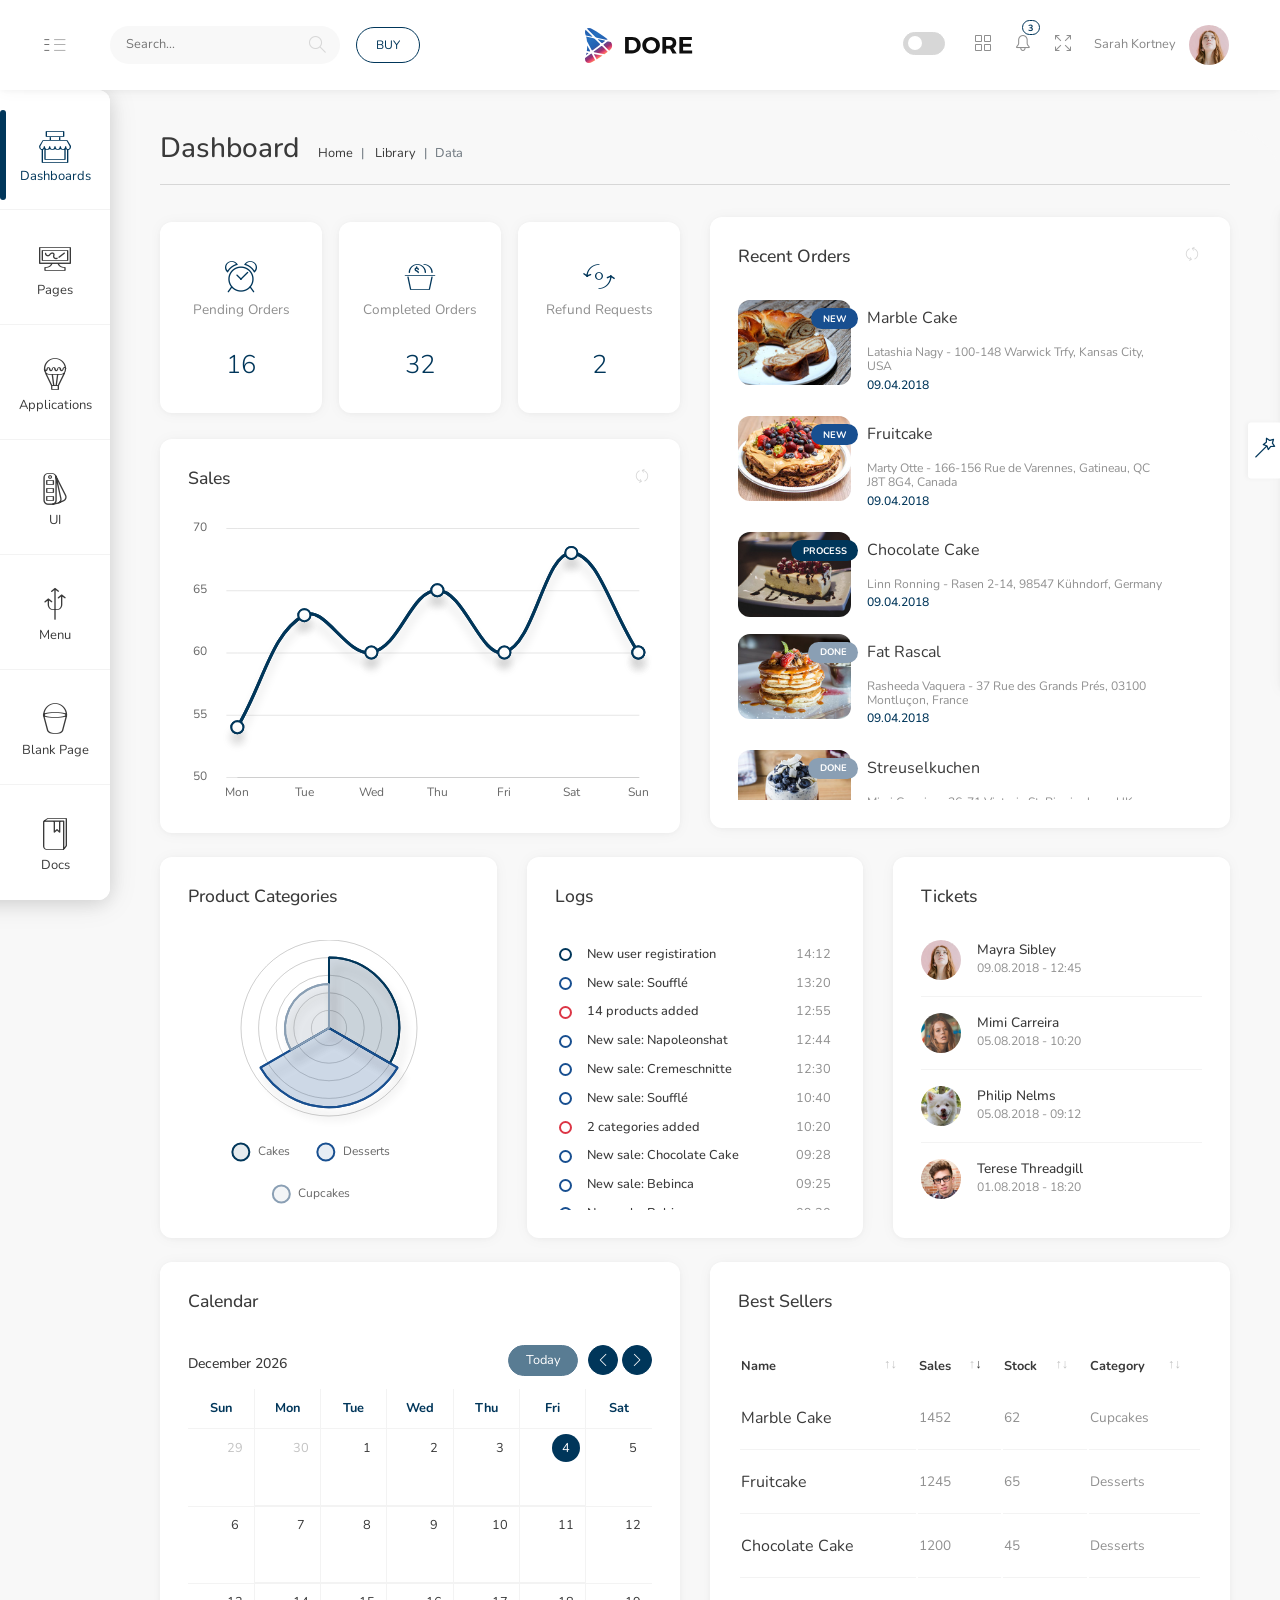
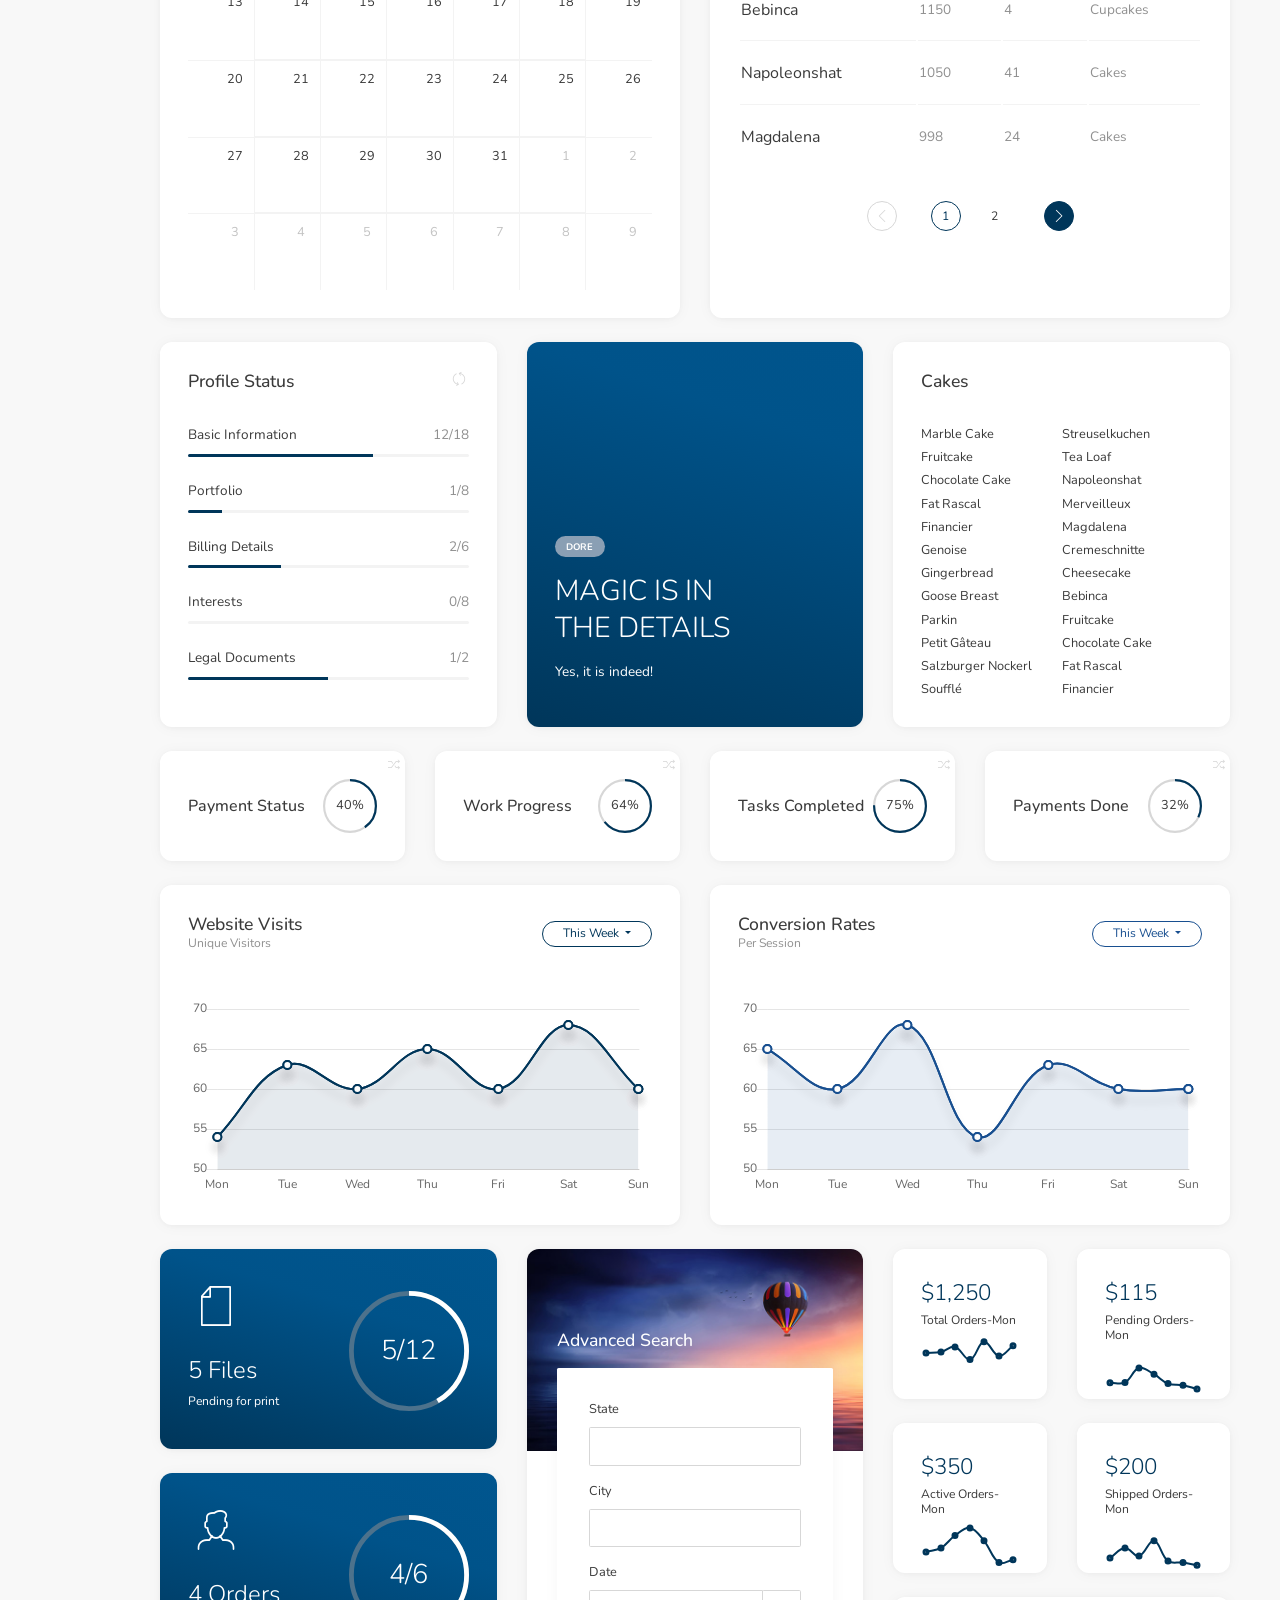
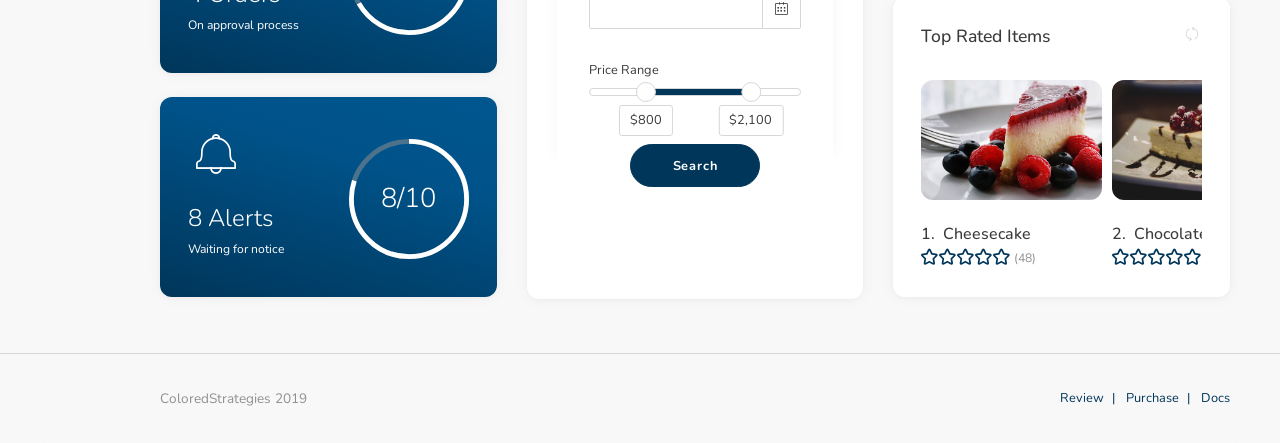
<file: Dashboard.Default.html>
<!DOCTYPE html>
<html lang="en">

<head>
    <meta charset="UTF-8">
    <title>Dore jQuery</title>
    <meta name="viewport" content="width=device-width, initial-scale=1, maximum-scale=1">

    <link rel="stylesheet" href="font/iconsmind-s/css/iconsminds.css" />
    <link rel="stylesheet" href="font/simple-line-icons/css/simple-line-icons.css" />

    <link rel="stylesheet" href="css/vendor/bootstrap.min.css" />
    <link rel="stylesheet" href="css/vendor/bootstrap.rtl.only.min.css" />
    <link rel="stylesheet" href="css/vendor/fullcalendar.min.css" />
    <link rel="stylesheet" href="css/vendor/dataTables.bootstrap4.min.css" />
    <link rel="stylesheet" href="css/vendor/datatables.responsive.bootstrap4.min.css" />
    <link rel="stylesheet" href="css/vendor/select2.min.css" />
    <link rel="stylesheet" href="css/vendor/perfect-scrollbar.css" />
    <link rel="stylesheet" href="css/vendor/glide.core.min.css" />
    <link rel="stylesheet" href="css/vendor/bootstrap-stars.css" />
    <link rel="stylesheet" href="css/vendor/nouislider.min.css" />
    <link rel="stylesheet" href="css/vendor/bootstrap-datepicker3.min.css" />
    <link rel="stylesheet" href="css/vendor/component-custom-switch.min.css" />
    <link rel="stylesheet" href="css/main.css" />
</head>

<body id="app-container" class="menu-default show-spinner">
    <nav class="navbar fixed-top">
        <div class="d-flex align-items-center navbar-left">
            <a href="#" class="menu-button d-none d-md-block">
                <svg class="main" xmlns="http://www.w3.org/2000/svg" viewBox="0 0 9 17">
                    <rect x="0.48" y="0.5" width="7" height="1" />
                    <rect x="0.48" y="7.5" width="7" height="1" />
                    <rect x="0.48" y="15.5" width="7" height="1" />
                </svg>
                <svg class="sub" xmlns="http://www.w3.org/2000/svg" viewBox="0 0 18 17">
                    <rect x="1.56" y="0.5" width="16" height="1" />
                    <rect x="1.56" y="7.5" width="16" height="1" />
                    <rect x="1.56" y="15.5" width="16" height="1" />
                </svg>
            </a>

            <a href="#" class="menu-button-mobile d-xs-block d-sm-block d-md-none">
                <svg xmlns="http://www.w3.org/2000/svg" viewBox="0 0 26 17">
                    <rect x="0.5" y="0.5" width="25" height="1" />
                    <rect x="0.5" y="7.5" width="25" height="1" />
                    <rect x="0.5" y="15.5" width="25" height="1" />
                </svg>
            </a>

            <div class="search" data-search-path="Pages.Search.html?q=">
                <input placeholder="Search...">
                <span class="search-icon">
                    <i class="simple-icon-magnifier"></i>
                </span>
            </div>

            <a class="btn btn-sm btn-outline-primary ml-3 d-none d-md-inline-block"
                href="https://1.envato.market/5kAb">&nbsp;BUY&nbsp;</a>
        </div>


        <a class="navbar-logo" href="Dashboard.Default.html">
            <span class="logo d-none d-xs-block"></span>
            <span class="logo-mobile d-block d-xs-none"></span>
        </a>

        <div class="navbar-right">
            <div class="header-icons d-inline-block align-middle">
                <div class="d-none d-md-inline-block align-text-bottom mr-3">
                    <div class="custom-switch custom-switch-primary-inverse custom-switch-small pl-1"
                         data-toggle="tooltip" data-placement="left" title="Dark Mode">
                        <input class="custom-switch-input" id="switchDark" type="checkbox" checked>
                        <label class="custom-switch-btn" for="switchDark"></label>
                    </div>
                </div>

                <div class="position-relative d-none d-sm-inline-block">
                    <button class="header-icon btn btn-empty" type="button" id="iconMenuButton" data-toggle="dropdown"
                        aria-haspopup="true" aria-expanded="false">
                        <i class="simple-icon-grid"></i>
                    </button>
                    <div class="dropdown-menu dropdown-menu-right mt-3  position-absolute" id="iconMenuDropdown">
                        <a href="#" class="icon-menu-item">
                            <i class="iconsminds-equalizer d-block"></i>
                            <span>Settings</span>
                        </a>

                        <a href="#" class="icon-menu-item">
                            <i class="iconsminds-male-female d-block"></i>
                            <span>Users</span>
                        </a>

                        <a href="#" class="icon-menu-item">
                            <i class="iconsminds-puzzle d-block"></i>
                            <span>Components</span>
                        </a>

                        <a href="#" class="icon-menu-item">
                            <i class="iconsminds-bar-chart-4 d-block"></i>
                            <span>Profits</span>
                        </a>

                        <a href="#" class="icon-menu-item">
                            <i class="iconsminds-file d-block"></i>
                            <span>Surveys</span>
                        </a>

                        <a href="#" class="icon-menu-item">
                            <i class="iconsminds-suitcase d-block"></i>
                            <span>Tasks</span>
                        </a>

                    </div>
                </div>

                <div class="position-relative d-inline-block">
                    <button class="header-icon btn btn-empty" type="button" id="notificationButton"
                        data-toggle="dropdown" aria-haspopup="true" aria-expanded="false">
                        <i class="simple-icon-bell"></i>
                        <span class="count">3</span>
                    </button>
                    <div class="dropdown-menu dropdown-menu-right mt-3 position-absolute" id="notificationDropdown">
                        <div class="scroll">
                            <div class="d-flex flex-row mb-3 pb-3 border-bottom">
                                <a href="#">
                                    <img src="img/profiles/l-2.jpg" alt="Notification Image"
                                        class="img-thumbnail list-thumbnail xsmall border-0 rounded-circle" />
                                </a>
                                <div class="pl-3">
                                    <a href="#">
                                        <p class="font-weight-medium mb-1">Joisse Kaycee just sent a new comment!</p>
                                        <p class="text-muted mb-0 text-small">09.04.2018 - 12:45</p>
                                    </a>
                                </div>
                            </div>
                            <div class="d-flex flex-row mb-3 pb-3 border-bottom">
                                <a href="#">
                                    <img src="img/notifications/1.jpg" alt="Notification Image"
                                        class="img-thumbnail list-thumbnail xsmall border-0 rounded-circle" />
                                </a>
                                <div class="pl-3">
                                    <a href="#">
                                        <p class="font-weight-medium mb-1">1 item is out of stock!</p>
                                        <p class="text-muted mb-0 text-small">09.04.2018 - 12:45</p>
                                    </a>
                                </div>
                            </div>
                            <div class="d-flex flex-row mb-3 pb-3 border-bottom">
                                <a href="#">
                                    <img src="img/notifications/2.jpg" alt="Notification Image"
                                        class="img-thumbnail list-thumbnail xsmall border-0 rounded-circle" />
                                </a>
                                <div class="pl-3">
                                    <a href="#">
                                        <p class="font-weight-medium mb-1">New order received! It is total $147,20.</p>
                                        <p class="text-muted mb-0 text-small">09.04.2018 - 12:45</p>
                                    </a>
                                </div>
                            </div>
                            <div class="d-flex flex-row mb-3 pb-3 ">
                                <a href="#">
                                    <img src="img/notifications/3.jpg" alt="Notification Image"
                                        class="img-thumbnail list-thumbnail xsmall border-0 rounded-circle" />
                                </a>
                                <div class="pl-3">
                                    <a href="#">
                                        <p class="font-weight-medium mb-1">3 items just added to wish list by a user!
                                        </p>
                                        <p class="text-muted mb-0 text-small">09.04.2018 - 12:45</p>
                                    </a>
                                </div>
                            </div>
                        </div>
                    </div>
                </div>

                <button class="header-icon btn btn-empty d-none d-sm-inline-block" type="button" id="fullScreenButton">
                    <i class="simple-icon-size-fullscreen"></i>
                    <i class="simple-icon-size-actual"></i>
                </button>

            </div>

            <div class="user d-inline-block">
                <button class="btn btn-empty p-0" type="button" data-toggle="dropdown" aria-haspopup="true"
                    aria-expanded="false">
                    <span class="name">Sarah Kortney</span>
                    <span>
                        <img alt="Profile Picture" src="img/profiles/l-1.jpg" />
                    </span>
                </button>

                <div class="dropdown-menu dropdown-menu-right mt-3">
                    <a class="dropdown-item" href="#">Account</a>
                    <a class="dropdown-item" href="#">Features</a>
                    <a class="dropdown-item" href="#">History</a>
                    <a class="dropdown-item" href="#">Support</a>
                    <a class="dropdown-item" href="#">Sign out</a>
                </div>
            </div>
        </div>
    </nav>
    <div class="menu">
        <div class="main-menu">
            <div class="scroll">
                <ul class="list-unstyled">
                    <li class="active">
                        <a href="#dashboard">
                            <i class="iconsminds-shop-4"></i>
                            <span>Dashboards</span>
                        </a>
                    </li>
                    <li>
                        <a href="#layouts">
                            <i class="iconsminds-digital-drawing"></i> Pages
                        </a>
                    </li>
                    <li>
                        <a href="#applications">
                            <i class="iconsminds-air-balloon-1"></i> Applications
                        </a>
                    </li>
                    <li>
                        <a href="#ui">
                            <i class="iconsminds-pantone"></i> UI
                        </a>
                    </li>
                    <li>
                        <a href="#menu">
                            <i class="iconsminds-three-arrow-fork"></i> Menu
                        </a>
                    </li>
                    <li>
                        <a href="Blank.Page.html">
                            <i class="iconsminds-bucket"></i> Blank Page
                        </a>
                    </li>
                    <li>
                        <a href="https://dore-jquery-docs.coloredstrategies.com" target="_blank">
                            <i class="iconsminds-library"></i> Docs
                        </a>
                    </li>
                </ul>
            </div>
        </div>

        <div class="sub-menu">
            <div class="scroll">
                <ul class="list-unstyled" data-link="dashboard">
                    <li class="active">
                        <a href="Dashboard.Default.html">
                            <i class="simple-icon-rocket"></i> <span class="d-inline-block">Default</span>
                        </a>
                    </li>
                    <li>
                        <a href="Dashboard.Analytics.html">
                            <i class="simple-icon-pie-chart"></i> <span class="d-inline-block">Analytics</span>
                        </a>
                    </li>
                    <li>
                        <a href="Dashboard.Ecommerce.html">
                            <i class="simple-icon-basket-loaded"></i> <span class="d-inline-block">Ecommerce</span>
                        </a>
                    </li>
                    <li>
                        <a href="Dashboard.Content.html">
                            <i class="simple-icon-doc"></i> <span class="d-inline-block">Content</span>
                        </a>
                    </li>
                </ul>
                <ul class="list-unstyled" data-link="layouts" id="layouts">
                    <li>
                        <a href="#" data-toggle="collapse" data-target="#collapseAuthorization" aria-expanded="true"
                            aria-controls="collapseAuthorization" class="rotate-arrow-icon opacity-50">
                            <i class="simple-icon-arrow-down"></i> <span class="d-inline-block">Authorization</span>
                        </a>
                        <div id="collapseAuthorization" class="collapse show">
                            <ul class="list-unstyled inner-level-menu">
                                <li>
                                    <a href="Pages.Auth.Login.html">
                                        <i class="simple-icon-user-following"></i> <span
                                            class="d-inline-block">Login</span>
                                    </a>
                                </li>
                                <li>
                                    <a href="Pages.Auth.Register.html">
                                        <i class="simple-icon-user-follow"></i> <span
                                            class="d-inline-block">Register</span>
                                    </a>
                                </li>
                                <li>
                                    <a href="Pages.Auth.ForgotPassword.html">
                                        <i class="simple-icon-user-unfollow"></i> <span class="d-inline-block">Forgot
                                            Password</span>
                                    </a>
                                </li>
                            </ul>
                        </div>
                    </li>
                    <li>
                        <a href="#" data-toggle="collapse" data-target="#collapseProduct" aria-expanded="true"
                            aria-controls="collapseProduct" class="rotate-arrow-icon opacity-50">
                            <i class="simple-icon-arrow-down"></i> <span class="d-inline-block">Product</span>
                        </a>
                        <div id="collapseProduct" class="collapse show">
                            <ul class="list-unstyled inner-level-menu">
                                <li>
                                    <a href="Pages.Product.List.html">
                                        <i class="simple-icon-credit-card"></i> <span class="d-inline-block">Data
                                            List</span>
                                    </a>
                                </li>
                                <li>
                                    <a href="Pages.Product.Thumbs.html">
                                        <i class="simple-icon-list"></i> <span class="d-inline-block">Thumb
                                            List</span>
                                    </a>
                                </li>
                                <li>
                                    <a href="Pages.Product.Images.html">
                                        <i class="simple-icon-grid"></i> <span class="d-inline-block">Image
                                            List</span>
                                    </a>
                                </li>
                                <li>
                                    <a href="Pages.Product.Detail.html">
                                        <i class="simple-icon-book-open"></i> <span class="d-inline-block">Detail</span>
                                    </a>
                                </li>
                            </ul>
                        </div>
                    </li>
                    <li>
                        <a href="#" data-toggle="collapse" data-target="#collapseProfile" aria-expanded="true"
                            aria-controls="collapseProfile" class="rotate-arrow-icon opacity-50">
                            <i class="simple-icon-arrow-down"></i> <span class="d-inline-block">Profile</span>
                        </a>
                        <div id="collapseProfile" class="collapse show">
                            <ul class="list-unstyled inner-level-menu">
                                <li>
                                    <a href="Pages.Profile.Social.html">
                                        <i class="simple-icon-share"></i> <span class="d-inline-block">Social</span>
                                    </a>
                                </li>
                                <li>
                                    <a href="Pages.Profile.Portfolio.html">
                                        <i class="simple-icon-link"></i> <span class="d-inline-block">Portfolio</span>
                                    </a>
                                </li>
                            </ul>
                        </div>
                    </li>
                    <li>
                        <a href="#" data-toggle="collapse" data-target="#collapseBlog" aria-expanded="true"
                            aria-controls="collapseBlog" class="rotate-arrow-icon opacity-50">
                            <i class="simple-icon-arrow-down"></i> <span class="d-inline-block">Blog</span>
                        </a>
                        <div id="collapseBlog" class="collapse show">
                            <ul class="list-unstyled inner-level-menu">
                                <li>
                                    <a href="Pages.Blog.html">
                                        <i class="simple-icon-list"></i> <span class="d-inline-block">List</span>
                                    </a>
                                </li>
                                <li>
                                    <a href="Pages.Blog.Detail.html">
                                        <i class="simple-icon-book-open"></i> <span class="d-inline-block">Detail</span>
                                    </a>
                                </li>
                                <li>
                                    <a href="Pages.Blog.Detail.Alt.html">
                                        <i class="simple-icon-picture"></i> <span class="d-inline-block">Detail
                                            Alt</span>
                                    </a>
                                </li>
                            </ul>
                        </div>
                    </li>
                    <li>
                        <a href="#" data-toggle="collapse" data-target="#collapseMisc" aria-expanded="true"
                            aria-controls="collapseMisc" class="rotate-arrow-icon opacity-50">
                            <i class="simple-icon-arrow-down"></i> <span class="d-inline-block">Miscellaneous</span>
                        </a>
                        <div id="collapseMisc" class="collapse show">
                            <ul class="list-unstyled inner-level-menu">
                                <li>
                                    <a href="Pages.Misc.Coming.Soon.html">
                                        <i class="simple-icon-hourglass"></i> <span class="d-inline-block">Coming
                                            Soon</span>
                                    </a>
                                </li>
                                <li>
                                    <a href="Pages.Misc.Error.html">
                                        <i class="simple-icon-exclamation"></i> <span
                                            class="d-inline-block">Error</span>
                                    </a>
                                </li>
                                <li>
                                    <a href="Pages.Misc.Faq.html">
                                        <i class="simple-icon-question"></i> <span class="d-inline-block">Faq</span>
                                    </a>
                                </li>
                                <li>
                                    <a href="Pages.Misc.Invoice.html">
                                        <i class="simple-icon-bag"></i> <span class="d-inline-block">Invoice</span>
                                    </a>
                                </li>
                                <li>
                                    <a href="Pages.Misc.Knowledge.Base.html">
                                        <i class="simple-icon-graduation"></i> <span class="d-inline-block">Knowledge
                                            Base</span>
                                    </a>
                                </li>
                                <li>
                                    <a href="Pages.Misc.Mailing.html">
                                        <i class="simple-icon-envelope-open"></i> <span
                                            class="d-inline-block">Mailing</span>
                                    </a>
                                </li>
                                <li>
                                    <a href="Pages.Misc.Pricing.html">
                                        <i class="simple-icon-diamond"></i> <span class="d-inline-block">Pricing</span>
                                    </a>
                                </li>
                                <li>
                                    <a href="Pages.Misc.Search.html">
                                        <i class="simple-icon-magnifier"></i> <span class="d-inline-block">Search</span>
                                    </a>
                                </li>

                            </ul>
                        </div>
                    </li>
                </ul>
                <ul class="list-unstyled" data-link="applications">
                    <li>
                        <a href="Apps.MediaLibrary.html">
                            <i class="simple-icon-picture"></i> <span class="d-inline-block">Library</span>
                        </a>
                    </li>
                    <li>
                        <a href="Apps.Todo.List.html">
                            <i class="simple-icon-check"></i> <span class="d-inline-block">Todo</span>
                        </a>
                    </li>
                    <li>
                        <a href="Apps.Survey.List.html">
                            <i class="simple-icon-calculator"></i> <span class="d-inline-block">Survey</span>
                        </a>
                    </li>
                    <li>
                        <a href="Apps.Chat.html">
                            <i class="simple-icon-bubbles"></i> <span class="d-inline-block">Chat</span>
                        </a>
                    </li>
                </ul>
                <ul class="list-unstyled" data-link="ui">
                    <li>
                        <a href="#" data-toggle="collapse" data-target="#collapseForms" aria-expanded="true"
                            aria-controls="collapseForms" class="rotate-arrow-icon opacity-50">
                            <i class="simple-icon-arrow-down"></i> <span class="d-inline-block">Forms</span>
                        </a>
                        <div id="collapseForms" class="collapse show">
                            <ul class="list-unstyled inner-level-menu">
                                <li>
                                    <a href="Ui.Forms.Components.html">
                                        <i class="simple-icon-event"></i> <span class="d-inline-block">Components</span>
                                    </a>
                                </li>
                                <li>
                                    <a href="Ui.Forms.Layouts.html">
                                        <i class="simple-icon-doc"></i> <span class="d-inline-block">Layouts</span>
                                    </a>
                                </li>
                                <li>
                                    <a href="Ui.Forms.Validation.html">
                                        <i class="simple-icon-check"></i> <span class="d-inline-block">Validation</span>
                                    </a>
                                </li>
                                <li>
                                    <a href="Ui.Forms.Wizard.html">
                                        <i class="simple-icon-magic-wand"></i> <span
                                            class="d-inline-block">Wizard</span>
                                    </a>
                                </li>
                            </ul>
                        </div>
                    </li>
                    <li>
                        <a href="#" data-toggle="collapse" data-target="#collapseDataTables" aria-expanded="true"
                            aria-controls="collapseDataTables" class="rotate-arrow-icon opacity-50">
                            <i class="simple-icon-arrow-down"></i> <span class="d-inline-block">Datatables</span>
                        </a>
                        <div id="collapseDataTables" class="collapse show">
                            <ul class="list-unstyled inner-level-menu">
                                <li>
                                    <a href="Ui.Datatables.Rows.html">
                                        <i class="simple-icon-screen-desktop"></i> <span class="d-inline-block">Full
                                            Page UI</span>
                                    </a>
                                </li>
                                <li>
                                    <a href="Ui.Datatables.Scroll.html">
                                        <i class="simple-icon-mouse"></i> <span class="d-inline-block">Scrollable</span>
                                    </a>
                                </li>
                                <li>
                                    <a href="Ui.Datatables.Pagination.html">
                                        <i class="simple-icon-notebook"></i> <span
                                            class="d-inline-block">Pagination</span>
                                    </a>
                                </li>
                                <li>
                                    <a href="Ui.Datatables.Default.html">
                                        <i class="simple-icon-grid"></i> <span class="d-inline-block">Default</span>
                                    </a>
                                </li>
                            </ul>
                        </div>
                    </li>
                    <li>
                        <a href="#" data-toggle="collapse" data-target="#collapseComponents" aria-expanded="true"
                            aria-controls="collapseComponents" class="rotate-arrow-icon opacity-50">
                            <i class="simple-icon-arrow-down"></i> <span class="d-inline-block">Components</span>
                        </a>
                        <div id="collapseComponents" class="collapse show">
                            <ul class="list-unstyled inner-level-menu">
                                <li>
                                    <a href="Ui.Components.Alerts.html">
                                        <i class="simple-icon-bell"></i> <span class="d-inline-block">Alerts</span>
                                    </a>
                                </li>
                                <li>
                                    <a href="Ui.Components.Badges.html">
                                        <i class="simple-icon-badge"></i> <span class="d-inline-block">Badges</span>
                                    </a>
                                </li>
                                <li>
                                    <a href="Ui.Components.Buttons.html">
                                        <i class="simple-icon-control-play"></i> <span
                                            class="d-inline-block">Buttons</span>
                                    </a>
                                </li>
                                <li>
                                    <a href="Ui.Components.Cards.html">
                                        <i class="simple-icon-layers"></i> <span class="d-inline-block">Cards</span>
                                    </a>
                                </li>

                                <li>
                                    <a href="Ui.Components.Carousel.html">
                                        <i class="simple-icon-picture"></i> <span class="d-inline-block">Carousel</span>
                                    </a>
                                </li>
                                <li>
                                    <a href="Ui.Components.Charts.html">
                                        <i class="simple-icon-chart"></i> <span class="d-inline-block">Charts</span>
                                    </a>
                                </li>
                                <li>
                                    <a href="Ui.Components.Collapse.html">
                                        <i class="simple-icon-arrow-up"></i> <span
                                            class="d-inline-block">Collapse</span>
                                    </a>
                                </li>
                                <li>
                                    <a href="Ui.Components.Dropdowns.html">
                                        <i class="simple-icon-arrow-down"></i> <span
                                            class="d-inline-block">Dropdowns</span>
                                    </a>
                                </li>
                                <li>
                                    <a href="Ui.Components.Editors.html">
                                        <i class="simple-icon-book-open"></i> <span
                                            class="d-inline-block">Editors</span>
                                    </a>
                                </li>
                                <li>
                                    <a href="Ui.Components.Icons.html">
                                        <i class="simple-icon-star"></i> <span class="d-inline-block">Icons</span>
                                    </a>
                                </li>
                                <li>
                                    <a href="Ui.Components.InputGroups.html">
                                        <i class="simple-icon-note"></i> <span class="d-inline-block">Input
                                            Groups</span>
                                    </a>
                                </li>
                                <li>
                                    <a href="Ui.Components.Jumbotron.html">
                                        <i class="simple-icon-screen-desktop"></i> <span
                                            class="d-inline-block">Jumbotron</span>
                                    </a>
                                </li>
                                <li>
                                    <a href="Ui.Components.Modal.html">
                                        <i class="simple-icon-docs"></i> <span class="d-inline-block">Modal</span>
                                    </a>
                                </li>
                                <li>
                                    <a href="Ui.Components.Navigation.html">
                                        <i class="simple-icon-cursor"></i> <span
                                            class="d-inline-block">Navigation</span>
                                    </a>
                                </li>

                                <li>
                                    <a href="Ui.Components.PopoverandTooltip.html">
                                        <i class="simple-icon-pin"></i> <span class="d-inline-block">Popover &
                                            Tooltip</span>
                                    </a>
                                </li>
                                <li>
                                    <a href="Ui.Components.Sortable.html">
                                        <i class="simple-icon-shuffle"></i> <span class="d-inline-block">Sortable</span>
                                    </a>
                                </li>
                                <li>
                                    <a href="Ui.Components.Tables.html">
                                        <i class="simple-icon-grid"></i> <span class="d-inline-block">Tables</span>
                                    </a>
                                </li>
                            </ul>
                        </div>
                    </li>

                </ul>

                <ul class="list-unstyled" data-link="menu" id="menuTypes">
                    <li>
                        <a href="#" data-toggle="collapse" data-target="#collapseMenuTypes" aria-expanded="true"
                            aria-controls="collapseMenuTypes" class="rotate-arrow-icon">
                            <i class="simple-icon-arrow-down"></i> <span class="d-inline-block">Menu Types</span>
                        </a>
                        <div id="collapseMenuTypes" class="collapse show" data-parent="#menuTypes">
                            <ul class="list-unstyled inner-level-menu">
                                <li>
                                    <a href="Menu.Default.html">
                                        <i class="simple-icon-control-pause"></i> <span
                                            class="d-inline-block">Default</span>
                                    </a>
                                </li>
                                <li>
                                    <a href="Menu.Subhidden.html">
                                        <i class="simple-icon-arrow-left mi-subhidden"></i> <span
                                            class="d-inline-block">Subhidden</span>
                                    </a>
                                </li>
                                <li>
                                    <a href="Menu.Hidden.html">
                                        <i class="simple-icon-control-start mi-hidden"></i> <span
                                            class="d-inline-block">Hidden</span>
                                    </a>
                                </li>
                                <li>
                                    <a href="Menu.Mainhidden.html">
                                        <i class="simple-icon-control-rewind mi-hidden"></i> <span
                                            class="d-inline-block">Mainhidden</span>
                                    </a>
                                </li>
                            </ul>
                        </div>
                    </li>
                    <li>
                        <a href="#" data-toggle="collapse" data-target="#collapseMenuLevel" aria-expanded="true"
                            aria-controls="collapseMenuLevel" class="rotate-arrow-icon collapsed">
                            <i class="simple-icon-arrow-down"></i> <span class="d-inline-block">Menu Levels</span>
                        </a>
                        <div id="collapseMenuLevel" class="collapse" data-parent="#menuTypes">
                            <ul class="list-unstyled inner-level-menu">
                                <li>
                                    <a href="#">
                                        <i class="simple-icon-layers"></i> <span class="d-inline-block">Sub
                                            Level</span>
                                    </a>
                                </li>
                                <li>
                                    <a href="#" data-toggle="collapse" data-target="#collapseMenuLevel2"
                                        aria-expanded="true" aria-controls="collapseMenuLevel2"
                                        class="rotate-arrow-icon collapsed">
                                        <i class="simple-icon-arrow-down"></i> <span class="d-inline-block">Another
                                            Level</span>
                                    </a>
                                    <div id="collapseMenuLevel2" class="collapse">
                                        <ul class="list-unstyled inner-level-menu">
                                            <li>
                                                <a href="#">
                                                    <i class="simple-icon-layers"></i> <span class="d-inline-block">Sub
                                                        Level</span>
                                                </a>
                                            </li>
                                        </ul>
                                    </div>
                                </li>
                            </ul>
                        </div>
                    </li>
                    <li>
                        <a href="#" data-toggle="collapse" data-target="#collapseMenuDetached" aria-expanded="true"
                            aria-controls="collapseMenuDetached" class="rotate-arrow-icon collapsed">
                            <i class="simple-icon-arrow-down"></i> <span class="d-inline-block">Detached</span>
                        </a>
                        <div id="collapseMenuDetached" class="collapse">
                            <ul class="list-unstyled inner-level-menu">
                                <li>
                                    <a href="#">
                                        <i class="simple-icon-layers"></i> <span class="d-inline-block">Sub
                                            Level</span>
                                    </a>
                                </li>
                            </ul>
                        </div>
                    </li>
                </ul>

            </div>
        </div>
    </div>

    <main>
        <div class="container-fluid">
            <div class="row">
                <div class="col-12">
                    <h1>Dashboard</h1>
                    <nav class="breadcrumb-container d-none d-sm-block d-lg-inline-block" aria-label="breadcrumb">
                        <ol class="breadcrumb pt-0">
                            <li class="breadcrumb-item">
                                <a href="#">Home</a>
                            </li>
                            <li class="breadcrumb-item">
                                <a href="#">Library</a>
                            </li>
                            <li class="breadcrumb-item active" aria-current="page">Data</li>
                        </ol>
                    </nav>
                    <div class="separator mb-5"></div>
                </div>
                <div class="col-lg-12 col-xl-6">
                    <div class="icon-cards-row">
                        <div class="glide dashboard-numbers">
                            <div class="glide__track" data-glide-el="track">
                                <ul class="glide__slides">
                                    <li class="glide__slide">
                                        <a href="#" class="card">
                                            <div class="card-body text-center">
                                                <i class="iconsminds-clock"></i>
                                                <p class="card-text mb-0">Pending Orders</p>
                                                <p class="lead text-center">16</p>
                                            </div>
                                        </a>
                                    </li>
                                    <li class="glide__slide">
                                        <a href="#" class="card">
                                            <div class="card-body text-center">
                                                <i class="iconsminds-basket-coins"></i>
                                                <p class="card-text mb-0">Completed Orders</p>
                                                <p class="lead text-center">32</p>
                                            </div>
                                        </a>
                                    </li>
                                    <li class="glide__slide">
                                        <a href="#" class="card">
                                            <div class="card-body text-center">
                                                <i class="iconsminds-arrow-refresh"></i>
                                                <p class="card-text mb-0">Refund Requests</p>
                                                <p class="lead text-center">2</p>
                                            </div>
                                        </a>
                                    </li>
                                    <li class="glide__slide">
                                        <a href="#" class="card">
                                            <div class="card-body text-center">
                                                <i class="iconsminds-mail-read"></i>
                                                <p class="card-text mb-0">New Comments</p>
                                                <p class="lead text-center">25</p>
                                            </div>
                                        </a>
                                    </li>
                                </ul>
                            </div>
                        </div>
                    </div>

                    <div class="row">
                        <div class="col-md-12 mb-4">
                            <div class="card">
                                <div class="position-absolute card-top-buttons">

                                    <button class="btn btn-header-light icon-button" type="button"
                                        data-toggle="dropdown" aria-haspopup="true" aria-expanded="false">
                                        <i class="simple-icon-refresh"></i>
                                    </button>

                                    <div class="dropdown-menu dropdown-menu-right mt-3">
                                        <a class="dropdown-item" href="#">Sales</a>
                                        <a class="dropdown-item" href="#">Orders</a>
                                        <a class="dropdown-item" href="#">Refunds</a>
                                    </div>

                                </div>

                                <div class="card-body">
                                    <h5 class="card-title">Sales</h5>
                                    <div class="dashboard-line-chart chart">
                                        <canvas id="salesChart"></canvas>
                                    </div>
                                </div>
                            </div>
                        </div>
                    </div>
                </div>

                <div class="col-xl-6 col-lg-12 mb-4">
                    <div class="card">
                        <div class="position-absolute card-top-buttons">
                            <button class="btn btn-header-light icon-button">
                                <i class="simple-icon-refresh"></i>
                            </button>
                        </div>

                        <div class="card-body">
                            <h5 class="card-title">Recent Orders</h5>
                            <div class="scroll dashboard-list-with-thumbs">
                                <div class="d-flex flex-row mb-3">
                                    <a class="d-block position-relative" href="#">
                                        <img src="img/products/marble-cake-thumb.jpg" alt="Marble Cake"
                                            class="list-thumbnail border-0" />
                                        <span
                                            class="badge badge-pill badge-theme-2 position-absolute badge-top-right">NEW</span>
                                    </a>
                                    <div class="pl-3 pt-2 pr-2 pb-2">
                                        <a href="#">
                                            <p class="list-item-heading">Marble Cake</p>
                                            <div class="pr-4 d-none d-sm-block">
                                                <p class="text-muted mb-1 text-small">Latashia Nagy - 100-148 Warwick
                                                    Trfy, Kansas City, USA</p>
                                            </div>
                                            <div class="text-primary text-small font-weight-medium d-none d-sm-block">
                                                09.04.2018</div>
                                        </a>
                                    </div>
                                </div>

                                <div class="d-flex flex-row mb-3">
                                    <a class="d-block position-relative" href="#">
                                        <img src="img/products/fruitcake-thumb.jpg" alt="Fruitcake"
                                            class="list-thumbnail border-0" />
                                        <span
                                            class="badge badge-pill badge-theme-2 position-absolute badge-top-right">NEW</span>
                                    </a>
                                    <div class="pl-3 pt-2 pr-2 pb-2">
                                        <a href="#">
                                            <p class="list-item-heading">Fruitcake</p>
                                            <div class="pr-4 d-none d-sm-block">
                                                <p class="text-muted mb-1 text-small">Marty Otte - 166-156 Rue de
                                                    Varennes, Gatineau, QC J8T 8G4, Canada</p>
                                            </div>
                                            <div class="text-primary text-small font-weight-medium d-none d-sm-block">
                                                09.04.2018</div>
                                        </a>
                                    </div>
                                </div>

                                <div class="d-flex flex-row mb-3">
                                    <a class="d-block position-relative" href="#">
                                        <img src="img/products/chocolate-cake-thumb.jpg" alt="Chocolate Cake"
                                            class="list-thumbnail border-0" />
                                        <span
                                            class="badge badge-pill badge-theme-1 position-absolute badge-top-right">PROCESS</span>
                                    </a>
                                    <div class="pl-3 pt-2 pr-2 pb-2">
                                        <a href="#">
                                            <p class="list-item-heading">Chocolate Cake</p>
                                            <div class="pr-4 d-none d-sm-block">
                                                <p class="text-muted mb-1 text-small">Linn Ronning - Rasen 2-14, 98547
                                                    Kühndorf, Germany</p>
                                            </div>
                                            <div class="text-primary text-small font-weight-medium d-none d-sm-block">
                                                09.04.2018</div>
                                        </a>
                                    </div>
                                </div>

                                <div class="d-flex flex-row mb-3">
                                    <a class="d-block position-relative" href="#">
                                        <img src="img/products/fat-rascal-thumb.jpg" alt="Fat Rascal"
                                            class="list-thumbnail border-0" />
                                        <span
                                            class="badge badge-pill badge-theme-3 position-absolute badge-top-right">DONE</span>
                                    </a>
                                    <div class="pl-3 pt-2 pr-2 pb-2">
                                        <a href="#">
                                            <p class="list-item-heading">Fat Rascal</p>
                                            <div class="pr-4 d-none d-sm-block">
                                                <p class="text-muted mb-1 text-small">Rasheeda Vaquera - 37 Rue des
                                                    Grands Prés, 03100 Montluçon, France</p>
                                            </div>
                                            <div class="text-primary text-small font-weight-medium d-none d-sm-block">
                                                09.04.2018</div>
                                        </a>
                                    </div>
                                </div>

                                <div class="d-flex flex-row mb-3">
                                    <a class="d-block position-relative" href="#">
                                        <img src="img/products/streuselkuchen-thumb.jpg" alt="Streuselkuchen"
                                            class="list-thumbnail border-0" />
                                        <span
                                            class="badge badge-pill badge-theme-3 position-absolute badge-top-right">DONE</span>
                                    </a>
                                    <div class="pl-3 pt-2 pr-2 pb-2">
                                        <a href="#">
                                            <p class="list-item-heading">Streuselkuchen</p>
                                            <div class="pr-4 d-none d-sm-block">
                                                <p class="text-muted mb-1 text-small">Mimi Carreira - 36-71 Victoria
                                                    St, Birmingham, UK</p>
                                            </div>
                                            <div class="text-primary text-small font-weight-medium d-none d-sm-block">
                                                09.04.2018</div>
                                        </a>
                                    </div>
                                </div>

                                <div class="d-flex flex-row mb-3">
                                    <a class="d-block position-relative" href="#">
                                        <img src="img/products/cremeschnitte-thumb.jpg" alt="Cremeschnitte"
                                            class="list-thumbnail border-0" />
                                        <span
                                            class="badge badge-pill badge-theme-3 position-absolute badge-top-right">DONE</span>
                                    </a>
                                    <div class="pl-3 pt-2 pr-2 pb-2">
                                        <a href="#">
                                            <p class="list-item-heading">Cremeschnitte</p>
                                            <div class="pr-4 d-none d-sm-block">
                                                <p class="text-muted mb-1 text-small">Lenna Majeed - 6 Hertford St
                                                    Mayfair, London, UK</p>
                                            </div>
                                            <div class="text-primary text-small font-weight-medium d-none d-sm-block">
                                                09.04.2018</div>
                                        </a>
                                    </div>
                                </div>
                            </div>
                        </div>
                    </div>
                </div>
            </div>

            <div class="row">
                <div class="col-md-12 col-lg-4 mb-4">
                    <div class="card h-100">
                        <div class="card-body">
                            <h5 class="card-title">Product Categories</h5>
                            <div class="dashboard-donut-chart chart">
                                <canvas id="polarChart"></canvas>
                            </div>
                        </div>
                    </div>
                </div>
                <div class="col-md-6 col-lg-4 mb-4">
                    <div class="card">
                        <div class="card-body">
                            <h5 class="card-title">Logs</h5>

                            <div class="scroll dashboard-logs">

                                <table class="table table-sm table-borderless">

                                    <tbody>
                                        <tr>
                                            <td>
                                                <span class="log-indicator border-theme-1 align-middle"></span>
                                            </td>
                                            <td>
                                                <span class="font-weight-medium">New user registiration</span>
                                            </td>
                                            <td class="text-right">
                                                <span class="text-muted">14:12</span>
                                            </td>
                                        </tr>
                                        <tr>
                                            <td>
                                                <span class="log-indicator border-theme-2 align-middle"></span>
                                            </td>
                                            <td>
                                                <span class="font-weight-medium">New sale: Soufflé</span>
                                            </td>
                                            <td class="text-right">
                                                <span class="text-muted">13:20</span>
                                            </td>
                                        </tr>
                                        <tr>
                                            <td>
                                                <span class="log-indicator border-danger align-middle"></span>
                                            </td>
                                            <td>
                                                <span class="font-weight-medium">14 products added</span>
                                            </td>
                                            <td class="text-right">
                                                <span class="text-muted">12:55</span>
                                            </td>
                                        </tr>
                                        <tr>
                                            <td>
                                                <span class="log-indicator border-theme-2 align-middle"></span>
                                            </td>
                                            <td>
                                                <span class="font-weight-medium">New sale: Napoleonshat</span>
                                            </td>
                                            <td class="text-right">
                                                <span class="text-muted">12:44</span>
                                            </td>
                                        </tr>
                                        <tr>
                                            <td>
                                                <span class="log-indicator border-theme-2 align-middle"></span>
                                            </td>
                                            <td>
                                                <span class="font-weight-medium">New sale: Cremeschnitte</span>
                                            </td>
                                            <td class="text-right">
                                                <span class="text-muted">12:30</span>
                                            </td>
                                        </tr>
                                        <tr>
                                            <td>
                                                <span class="log-indicator border-theme-2 align-middle"></span>
                                            </td>
                                            <td>
                                                <span class="font-weight-medium">New sale: Soufflé</span>
                                            </td>
                                            <td class="text-right">
                                                <span class="text-muted">10:40</span>
                                            </td>
                                        </tr>
                                        <tr>
                                            <td>
                                                <span class="log-indicator border-danger align-middle"></span>
                                            </td>
                                            <td>
                                                <span class="font-weight-medium">2 categories added</span>
                                            </td>
                                            <td class="text-right">
                                                <span class="text-muted">10:20</span>
                                            </td>
                                        </tr>
                                        <tr>
                                            <td>
                                                <span class="log-indicator border-theme-2 align-middle"></span>
                                            </td>
                                            <td>
                                                <span class="font-weight-medium">New sale: Chocolate Cake</span>
                                            </td>
                                            <td class="text-right">
                                                <span class="text-muted">09:28</span>
                                            </td>
                                        </tr>
                                        <tr>
                                            <td>
                                                <span class="log-indicator border-theme-2 align-middle"></span>
                                            </td>
                                            <td>
                                                <span class="font-weight-medium">New sale: Bebinca</span>
                                            </td>
                                            <td class="text-right">
                                                <span class="text-muted">09:25</span>
                                            </td>
                                        </tr>
                                        <tr>
                                            <td>
                                                <span class="log-indicator border-theme-2 align-middle"></span>
                                            </td>
                                            <td>
                                                <span class="font-weight-medium">New sale: Bebinca</span>
                                            </td>
                                            <td class="text-right">
                                                <span class="text-muted">09:20</span>
                                            </td>
                                        </tr>
                                        <tr>
                                            <td>
                                                <span class="log-indicator border-theme-2 align-middle"></span>
                                            </td>
                                            <td>
                                                <span class="font-weight-medium">New sale: Chocolate Cake</span>
                                            </td>
                                            <td class="text-right">
                                                <span class="text-muted">08:20</span>
                                            </td>
                                        </tr>

                                    </tbody>
                                </table>
                            </div>
                        </div>
                    </div>
                </div>
                <div class="col-md-6 col-lg-4 mb-4">
                    <div class="card">
                        <div class="card-body">
                            <h5 class="card-title">Tickets</h5>

                            <div class="scroll dashboard-list-with-user">
                                <div class="d-flex flex-row mb-3 pb-3 border-bottom">
                                    <a href="#">
                                        <img src="img/profiles/l-1.jpg" alt="Mayra Sibley"
                                            class="img-thumbnail border-0 rounded-circle list-thumbnail align-self-center xsmall" />
                                    </a>
                                    <div class="pl-3">
                                        <a href="#">
                                            <p class="font-weight-medium mb-0 ">Mayra Sibley</p>
                                            <p class="text-muted mb-0 text-small">09.08.2018 - 12:45</p>
                                        </a>
                                    </div>
                                </div>

                                <div class="d-flex flex-row mb-3 pb-3 border-bottom">
                                    <a href="#">
                                        <img src="img/profiles/l-7.jpg" alt="Mimi Carreira"
                                            class="img-thumbnail border-0 rounded-circle list-thumbnail align-self-center xsmall" />
                                    </a>
                                    <div class="pl-3">
                                        <a href="#">
                                            <p class="font-weight-medium mb-0 ">Mimi Carreira</p>
                                            <p class="text-muted mb-0 text-small">05.08.2018 - 10:20</p>
                                        </a>
                                    </div>
                                </div>

                                <div class="d-flex flex-row mb-3 pb-3 border-bottom">
                                    <a href="#">
                                        <img src="img/profiles/l-6.jpg" alt="Philip Nelms"
                                            class="img-thumbnail border-0 rounded-circle list-thumbnail align-self-center xsmall" />
                                    </a>
                                    <div class="pl-3">
                                        <a href="#">
                                            <p class="font-weight-medium mb-0 ">Philip Nelms</p>
                                            <p class="text-muted mb-0 text-small">05.08.2018 - 09:12</p>
                                        </a>
                                    </div>
                                </div>

                                <div class="d-flex flex-row mb-3 pb-3 border-bottom">
                                    <a href="#">
                                        <img src="img/profiles/l-3.jpg" alt="Terese Threadgill"
                                            class="img-thumbnail border-0 rounded-circle list-thumbnail align-self-center xsmall" />
                                    </a>
                                    <div class="pl-3">
                                        <a href="#">
                                            <p class="font-weight-medium mb-0 ">Terese Threadgill</p>
                                            <p class="text-muted mb-0 text-small">01.08.2018 - 18:20</p>
                                        </a>
                                    </div>
                                </div>

                                <div class="d-flex flex-row mb-3 pb-3 border-bottom">
                                    <a href="#">
                                        <img src="img/profiles/l-5.jpg" alt="Kathryn Mengel"
                                            class="img-thumbnail border-0 rounded-circle list-thumbnail align-self-center xsmall" />
                                    </a>
                                    <div class="pl-3">
                                        <a href="#">
                                            <p class="font-weight-medium mb-0 ">Kathryn Mengel</p>
                                            <p class="text-muted mb-0 text-small">27.07.2018 - 11:45</p>
                                        </a>
                                    </div>
                                </div>

                                <div class="d-flex flex-row mb-3 pb-3 border-bottom">
                                    <a href="#">
                                        <img src="img/profiles/l-4.jpg" alt="Esperanza Lodge"
                                            class="img-thumbnail border-0 rounded-circle list-thumbnail align-self-center xsmall" />
                                    </a>
                                    <div class="pl-3">
                                        <a href="#">
                                            <p class="font-weight-medium mb-0 ">Esperanza Lodge</p>
                                            <p class="text-muted mb-0 text-small">24.07.2018 - 15:00</p>
                                        </a>
                                    </div>
                                </div>
                            </div>

                        </div>
                    </div>
                </div>
            </div>


            <div class="row">
                <div class="col-xl-6 col-lg-12 mb-4">
                    <div class="card h-100">
                        <div class="card-body">
                            <h5 class="card-title">Calendar</h5>
                            <div class="calendar"></div>
                        </div>
                    </div>
                </div>
                <div class="col-xl-6 col-lg-12 mb-4">
                    <div class="card h-100">
                        <div class="card-body">
                            <h5 class="card-title">Best Sellers</h5>
                            <table class="data-table data-table-standard responsive nowrap"
                                data-order="[[ 1, &quot;desc&quot; ]]">
                                <thead>
                                    <tr>
                                        <th>Name</th>
                                        <th>Sales</th>
                                        <th>Stock</th>
                                        <th>Category</th>
                                    </tr>
                                </thead>
                                <tbody>
                                    <tr>
                                        <td>
                                            <p class="list-item-heading">Marble Cake</p>
                                        </td>
                                        <td>
                                            <p class="text-muted">1452</p>
                                        </td>
                                        <td>
                                            <p class="text-muted">62</p>
                                        </td>
                                        <td>
                                            <p class="text-muted">Cupcakes</p>
                                        </td>
                                    </tr>
                                    <tr>
                                        <td>
                                            <p class="list-item-heading">Fruitcake</p>
                                        </td>
                                        <td>
                                            <p class="text-muted">1245</p>
                                        </td>
                                        <td>
                                            <p class="text-muted">65</p>
                                        </td>
                                        <td>
                                            <p class="text-muted">Desserts</p>
                                        </td>
                                    </tr>
                                    <tr>
                                        <td>
                                            <p class="list-item-heading">Chocolate Cake</p>
                                        </td>
                                        <td>
                                            <p class="text-muted">1200</p>
                                        </td>
                                        <td>
                                            <p class="text-muted">45</p>
                                        </td>
                                        <td>
                                            <p class="text-muted">Desserts</p>
                                        </td>
                                    </tr>
                                    <tr>
                                        <td>
                                            <p class="list-item-heading">Bebinca</p>
                                        </td>
                                        <td>
                                            <p class="text-muted">1150</p>
                                        </td>
                                        <td>
                                            <p class="text-muted">4</p>
                                        </td>
                                        <td>
                                            <p class="text-muted">Cupcakes</p>
                                        </td>
                                    </tr>
                                    <tr>
                                        <td>
                                            <p class="list-item-heading">Napoleonshat</p>
                                        </td>
                                        <td>
                                            <p class="text-muted">1050</p>
                                        </td>
                                        <td>
                                            <p class="text-muted">41</p>
                                        </td>
                                        <td>
                                            <p class="text-muted">Cakes</p>
                                        </td>
                                    </tr>
                                    <tr>
                                        <td>
                                            <p class="list-item-heading">Magdalena</p>
                                        </td>
                                        <td>
                                            <p class="text-muted">998</p>
                                        </td>
                                        <td>
                                            <p class="text-muted">24</p>
                                        </td>
                                        <td>
                                            <p class="text-muted">Cakes</p>
                                        </td>
                                    </tr>
                                    <tr>
                                        <td>
                                            <p class="list-item-heading">Salzburger Nockerl</p>
                                        </td>
                                        <td>
                                            <p class="text-muted">924</p>
                                        </td>
                                        <td>
                                            <p class="text-muted">20</p>
                                        </td>
                                        <td>
                                            <p class="text-muted">Desserts</p>
                                        </td>
                                    </tr>
                                    <tr>
                                        <td>
                                            <p class="list-item-heading">Soufflé</p>
                                        </td>
                                        <td>
                                            <p class="text-muted">905</p>
                                        </td>
                                        <td>
                                            <p class="text-muted">64</p>
                                        </td>
                                        <td>
                                            <p class="text-muted">Cupcakes</p>
                                        </td>
                                    </tr>
                                    <tr>
                                        <td>
                                            <p class="list-item-heading">Cremeschnitte</p>
                                        </td>
                                        <td>
                                            <p class="text-muted">845</p>
                                        </td>
                                        <td>
                                            <p class="text-muted">12</p>
                                        </td>
                                        <td>
                                            <p class="text-muted">Desserts</p>
                                        </td>
                                    </tr>
                                    <tr>
                                        <td>
                                            <p class="list-item-heading">Cheesecake</p>
                                        </td>
                                        <td>
                                            <p class="text-muted">830</p>
                                        </td>
                                        <td>
                                            <p class="text-muted">36</p>
                                        </td>
                                        <td>
                                            <p class="text-muted">Desserts</p>
                                        </td>
                                    </tr>
                                    <tr>
                                        <td>
                                            <p class="list-item-heading">Gingerbread</p>
                                        </td>
                                        <td>
                                            <p class="text-muted">807</p>
                                        </td>
                                        <td>
                                            <p class="text-muted">21</p>
                                        </td>
                                        <td>
                                            <p class="text-muted">Cupcakes</p>
                                        </td>
                                    </tr>
                                    <tr>
                                        <td>
                                            <p class="list-item-heading">Goose Breast</p>
                                        </td>
                                        <td>
                                            <p class="text-muted">795</p>
                                        </td>
                                        <td>
                                            <p class="text-muted">9</p>
                                        </td>
                                        <td>
                                            <p class="text-muted">Cupcakes</p>
                                        </td>
                                    </tr>

                                </tbody>
                            </table>
                        </div>
                    </div>
                </div>

            </div>



            <div class="row">
                <div class="col-lg-4 col-sm-12 mb-4">
                    <div class="card dashboard-progress">
                        <div class="position-absolute card-top-buttons">
                            <button class="btn btn-header-light icon-button">
                                <i class="simple-icon-refresh"></i>
                            </button>
                        </div>
                        <div class="card-body">
                            <h5 class="card-title">Profile Status</h5>
                            <div class="mb-4">
                                <p class="mb-2">
                                    <span>Basic Information</span>
                                    <span class="float-right text-muted">12/18</span>
                                </p>
                                <div class="progress">
                                    <div class="progress-bar" role="progressbar" aria-valuenow="66" aria-valuemin="0"
                                        aria-valuemax="100"></div>
                                </div>
                            </div>

                            <div class="mb-4">
                                <p class="mb-2">Portfolio
                                    <span class="float-right text-muted">1/8</span>
                                </p>
                                <div class="progress">
                                    <div class="progress-bar" role="progressbar" aria-valuenow="12" aria-valuemin="0"
                                        aria-valuemax="100"></div>
                                </div>
                            </div>

                            <div class="mb-4">
                                <p class="mb-2">Billing Details
                                    <span class="float-right text-muted">2/6</span>
                                </p>
                                <div class="progress">
                                    <div class="progress-bar" role="progressbar" aria-valuenow="33" aria-valuemin="0"
                                        aria-valuemax="100"></div>
                                </div>
                            </div>

                            <div class="mb-4">
                                <p class="mb-2">Interests
                                    <span class="float-right text-muted">0/8</span>
                                </p>
                                <div class="progress">
                                    <div class="progress-bar" role="progressbar" aria-valuenow="0" aria-valuemin="0"
                                        aria-valuemax="100"></div>
                                </div>
                            </div>

                            <div class="mb-4">
                                <p class="mb-2">Legal Documents
                                    <span class="float-right text-muted">1/2</span>
                                </p>
                                <div class="progress">
                                    <div class="progress-bar" role="progressbar" aria-valuenow="50" aria-valuemin="0"
                                        aria-valuemax="100"></div>
                                </div>
                            </div>

                        </div>
                    </div>
                </div>
                <div class="col-md-6 col-lg-4 mb-4">
                    <div class="card dashboard-sq-banner justify-content-end">
                        <div class="card-body justify-content-end d-flex flex-column">
                            <span class="badge badge-pill badge-theme-3 align-self-start mb-3">DORE</span>
                            <p class="lead text-white">MAGIC IS IN THE DETAILS</p>
                            <p class="text-white">Yes, it is indeed!</p>
                        </div>
                    </div>
                </div>
                <div class="col-md-6 col-lg-4 mb-4">
                    <div class="card dashboard-link-list">
                        <div class="card-body">
                            <h5 class="card-title">Cakes</h5>
                            <div class="d-flex flex-row">
                                <div class="w-50">
                                    <ul class="list-unstyled mb-0">
                                        <li class="mb-1">
                                            <a href="#">Marble Cake</a>
                                        </li>
                                        <li class="mb-1">
                                            <a href="#">Fruitcake</a>
                                        </li>
                                        <li class="mb-1">
                                            <a href="#">Chocolate Cake</a>
                                        </li>
                                        <li class="mb-1">
                                            <a href="#">Fat Rascal</a>
                                        </li>
                                        <li class="mb-1">
                                            <a href="#">Financier</a>
                                        </li>
                                        <li class="mb-1">
                                            <a href="#">Genoise</a>
                                        </li>
                                        <li class="mb-1">
                                            <a href="#">Gingerbread</a>
                                        </li>
                                        <li class="mb-1">
                                            <a href="#">Goose Breast</a>
                                        </li>
                                        <li class="mb-1">
                                            <a href="#">Parkin</a>
                                        </li>
                                        <li class="mb-1">
                                            <a href="#">Petit Gâteau</a>
                                        </li>
                                        <li class="mb-1">
                                            <a href="#">Salzburger Nockerl</a>
                                        </li>
                                        <li>
                                            <a href="#">Soufflé</a>
                                        </li>
                                    </ul>
                                </div>

                                <div class="w-50">
                                    <ul class="list-unstyled mb-0">
                                        <li class="mb-1">
                                            <a href="#">Streuselkuchen</a>
                                        </li>
                                        <li class="mb-1">
                                            <a href="#">Tea Loaf</a>
                                        </li>
                                        <li class="mb-1">
                                            <a href="#">Napoleonshat</a>
                                        </li>
                                        <li class="mb-1">
                                            <a href="#">Merveilleux</a>
                                        </li>
                                        <li class="mb-1">
                                            <a href="#">Magdalena</a>
                                        </li>
                                        <li class="mb-1">
                                            <a href="#">Cremeschnitte</a>
                                        </li>
                                        <li class="mb-1">
                                            <a href="#">Cheesecake</a>
                                        </li>
                                        <li class="mb-1">
                                            <a href="#">Bebinca</a>
                                        </li>
                                        <li class="mb-1">
                                            <a href="#">Fruitcake</a>
                                        </li>
                                        <li class="mb-1">
                                            <a href="#">Chocolate Cake</a>
                                        </li>
                                        <li class="mb-1">
                                            <a href="#">Fat Rascal</a>
                                        </li>
                                        <li class="mb-1">
                                            <a href="#">Financier</a>
                                        </li>
                                    </ul>
                                </div>
                            </div>

                        </div>
                    </div>
                </div>
            </div>



            <div class="row sortable">
                <div class="col-xl-3 col-lg-6 mb-4">
                    <div class="card">
                        <div class="card-header p-0 position-relative">
                            <div class="position-absolute handle card-icon">
                                <i class="simple-icon-shuffle"></i>
                            </div>
                        </div>
                        <div class="card-body d-flex justify-content-between align-items-center">
                            <h6 class="mb-0">Payment Status</h6>
                            <div role="progressbar" class="progress-bar-circle position-relative" data-color="#922c88"
                                data-trailColor="#d7d7d7" aria-valuemax="100" aria-valuenow="40"
                                data-show-percent="true">
                            </div>
                        </div>
                    </div>
                </div>
                <div class="col-xl-3 col-lg-6 mb-4">
                    <div class="card">
                        <div class="card-header p-0 position-relative">
                            <div class="position-absolute handle card-icon">
                                <i class="simple-icon-shuffle"></i>
                            </div>
                        </div>
                        <div class="card-body d-flex justify-content-between align-items-center">
                            <h6 class="mb-0">Work Progress</h6>
                            <div role="progressbar" class="progress-bar-circle position-relative" data-color="#922c88"
                                data-trailColor="#d7d7d7" aria-valuemax="100" aria-valuenow="64"
                                data-show-percent="true">
                            </div>
                        </div>
                    </div>
                </div>
                <div class="col-xl-3 col-lg-6 mb-4">
                    <div class="card">
                        <div class="card-header p-0 position-relative">
                            <div class="position-absolute handle card-icon">
                                <i class="simple-icon-shuffle"></i>
                            </div>
                        </div>
                        <div class="card-body d-flex justify-content-between align-items-center">
                            <h6 class="mb-0">Tasks Completed</h6>
                            <div role="progressbar" class="progress-bar-circle position-relative" data-color="#922c88"
                                data-trailColor="#d7d7d7" aria-valuemax="100" aria-valuenow="75"
                                data-show-percent="true">
                            </div>
                        </div>
                    </div>
                </div>
                <div class="col-xl-3 col-lg-6 mb-4">
                    <div class="card">
                        <div class="card-header p-0 position-relative">
                            <div class="position-absolute handle card-icon">
                                <i class="simple-icon-shuffle"></i>
                            </div>
                        </div>
                        <div class="card-body d-flex justify-content-between align-items-center">
                            <h6 class="mb-0">Payments Done</h6>
                            <div role="progressbar" class="progress-bar-circle position-relative" data-color="#922c88"
                                data-trailColor="#d7d7d7" aria-valuemax="100" aria-valuenow="32"
                                data-show-percent="true">
                            </div>
                        </div>
                    </div>
                </div>
            </div>

            <div class="row">
                <div class="col-md-6 col-sm-12 mb-4">
                    <div class="card dashboard-filled-line-chart">
                        <div class="card-body ">
                            <div class="float-left float-none-xs">
                                <div class="d-inline-block">
                                    <h5 class="d-inline">Website Visits</h5>
                                    <span class="text-muted text-small d-block">Unique Visitors</span>
                                </div>
                            </div>
                            <div class="btn-group float-right float-none-xs mt-2">
                                <button class="btn btn-outline-primary btn-xs dropdown-toggle" type="button"
                                    data-toggle="dropdown" aria-haspopup="true" aria-expanded="false">
                                    This Week
                                </button>
                                <div class="dropdown-menu">
                                    <a class="dropdown-item" href="#">Last Week</a>
                                    <a class="dropdown-item" href="#">This Month</a>
                                </div>
                            </div>
                        </div>
                        <div class="chart card-body pt-0">
                            <canvas id="visitChart"></canvas>
                        </div>
                    </div>
                </div>

                <div class="col-md-6 col-sm-12 mb-4">
                    <div class="card dashboard-filled-line-chart">
                        <div class="card-body ">
                            <div class="float-left float-none-xs">
                                <div class="d-inline-block">
                                    <h5 class="d-inline">Conversion Rates</h5>
                                    <span class="text-muted text-small d-block">Per Session</span>
                                </div>
                            </div>
                            <div class="btn-group float-right mt-2 float-none-xs">
                                <button class="btn btn-outline-secondary btn-xs dropdown-toggle" type="button"
                                    data-toggle="dropdown" aria-haspopup="true" aria-expanded="false">
                                    This Week
                                </button>
                                <div class="dropdown-menu">
                                    <a class="dropdown-item" href="#">Last Week</a>
                                    <a class="dropdown-item" href="#">This Month</a>
                                </div>
                            </div>
                        </div>
                        <div class="chart card-body pt-0">
                            <canvas id="conversionChart"></canvas>
                        </div>
                    </div>
                </div>
            </div>

            <div class="row">
                <div class="col-md-6 col-lg-12 col-xl-4">
                    <div class="row">
                        <div class="col-xl-12 col-lg-4">
                            <div class="card mb-4 progress-banner">
                                <div class="card-body justify-content-between d-flex flex-row align-items-center">
                                    <div>
                                        <i class="iconsminds-file mr-2 text-white align-text-bottom d-inline-block"></i>
                                        <div>
                                            <p class="lead text-white">5 Files</p>
                                            <p class="text-small text-white">Pending for print</p>
                                        </div>
                                    </div>

                                    <div>
                                        <div role="progressbar"
                                            class="progress-bar-circle progress-bar-banner position-relative"
                                            data-color="white" data-trail-color="rgba(255,255,255,0.2)"
                                            aria-valuenow="5" aria-valuemax="12" data-show-percent="false">
                                        </div>
                                    </div>
                                </div>
                            </div>
                        </div>
                        <div class="col-xl-12 col-lg-4">
                            <div class="card mb-4 progress-banner">
                                <div class="card-body justify-content-between d-flex flex-row align-items-center">
                                    <div>
                                        <i class="iconsminds-male mr-2 text-white align-text-bottom d-inline-block"></i>
                                        <div>
                                            <p class="lead text-white">4 Orders</p>
                                            <p class="text-small text-white">On approval process</p>
                                        </div>
                                    </div>
                                    <div>
                                        <div role="progressbar"
                                            class="progress-bar-circle progress-bar-banner position-relative"
                                            data-color="white" data-trail-color="rgba(255,255,255,0.2)"
                                            aria-valuenow="4" aria-valuemax="6" data-show-percent="false">
                                        </div>
                                    </div>
                                </div>
                            </div>
                        </div>
                        <div class="col-xl-12 col-lg-4">
                            <div class="card mb-4 progress-banner">
                                <a href="#"
                                    class="card-body justify-content-between d-flex flex-row align-items-center">
                                    <div>
                                        <i class="iconsminds-bell mr-2 text-white align-text-bottom d-inline-block"></i>
                                        <div>
                                            <p class="lead text-white">8 Alerts</p>
                                            <p class="text-small text-white">Waiting for notice</p>
                                        </div>
                                    </div>
                                    <div>
                                        <div role="progressbar"
                                            class="progress-bar-circle progress-bar-banner position-relative"
                                            data-color="white" data-trail-color="rgba(255,255,255,0.2)"
                                            aria-valuenow="8" aria-valuemax="10" data-show-percent="false">
                                        </div>
                                    </div>
                                </a>
                            </div>
                        </div>
                    </div>
                </div>
                <div class="col-md-6 col-xl-4 col-lg-6 col-sm-12 mb-4">
                    <div class="card dashboard-search">
                        <div class="card-body">
                            <h5 class="text-white mb-3">Advanced Search</h5>
                            <div class="form-container">
                                <form>
                                    <div class="form-group">
                                        <label>State</label>
                                        <select class="form-control select2-single" data-width="100%">
                                            <option label="&nbsp;">&nbsp;</option>
                                            <optgroup label="Alaskan/Hawaiian Time Zone">
                                                <option value="AK">Alaska</option>
                                                <option value="HI">Hawaii</option>
                                            </optgroup>
                                            <optgroup label="Pacific Time Zone">
                                                <option value="CA">California</option>
                                                <option value="NV">Nevada</option>
                                                <option value="OR">Oregon</option>
                                                <option value="WA">Washington</option>
                                            </optgroup>
                                            <optgroup label="Mountain Time Zone">
                                                <option value="AZ">Arizona</option>
                                                <option value="CO">Colorado</option>
                                                <option value="ID">Idaho</option>
                                                <option value="MT">Montana</option>
                                                <option value="NE">Nebraska</option>
                                                <option value="NM">New Mexico</option>
                                                <option value="ND">North Dakota</option>
                                                <option value="UT">Utah</option>
                                                <option value="WY">Wyoming</option>
                                            </optgroup>
                                            <optgroup label="Central Time Zone">
                                                <option value="AL">Alabama</option>
                                                <option value="AR">Arkansas</option>
                                                <option value="IL">Illinois</option>
                                                <option value="IA">Iowa</option>
                                                <option value="KS">Kansas</option>
                                                <option value="KY">Kentucky</option>
                                                <option value="LA">Louisiana</option>
                                                <option value="MN">Minnesota</option>
                                                <option value="MS">Mississippi</option>
                                                <option value="MO">Missouri</option>
                                                <option value="OK">Oklahoma</option>
                                                <option value="SD">South Dakota</option>
                                                <option value="TX">Texas</option>
                                                <option value="TN">Tennessee</option>
                                                <option value="WI">Wisconsin</option>
                                            </optgroup>
                                            <optgroup label="Eastern Time Zone">
                                                <option value="CT">Connecticut</option>
                                                <option value="DE">Delaware</option>
                                                <option value="FL">Florida</option>
                                                <option value="GA">Georgia</option>
                                                <option value="IN">Indiana</option>
                                                <option value="ME">Maine</option>
                                                <option value="MD">Maryland</option>
                                                <option value="MA">Massachusetts</option>
                                                <option value="MI">Michigan</option>
                                                <option value="NH">New Hampshire</option>
                                                <option value="NJ">New Jersey</option>
                                                <option value="NY">New York</option>
                                                <option value="NC">North Carolina</option>
                                                <option value="OH">Ohio</option>
                                                <option value="PA">Pennsylvania</option>
                                                <option value="RI">Rhode Island</option>
                                                <option value="SC">South Carolina</option>
                                                <option value="VT">Vermont</option>
                                                <option value="VA">Virginia</option>
                                                <option value="WV">West Virginia</option>
                                            </optgroup>
                                            <option value="TNOGZ" disabled="disabled">The No Optgroup Zone</option>
                                            <option value="TPZ">The Panic Zone</option>
                                            <option value="TTZ">The Twilight Zone</option>
                                        </select>
                                    </div>
                                    <div class="form-group">
                                        <label>City</label>
                                        <select class="form-control select2-single" data-width="100%">
                                            <option label="&nbsp;">&nbsp;</option>
                                            <optgroup label="Alaskan/Hawaiian Time Zone">
                                                <option value="AK">Alaska</option>
                                                <option value="HI">Hawaii</option>
                                            </optgroup>
                                            <optgroup label="Pacific Time Zone">
                                                <option value="CA">California</option>
                                                <option value="NV">Nevada</option>
                                                <option value="OR">Oregon</option>
                                                <option value="WA">Washington</option>
                                            </optgroup>
                                            <optgroup label="Mountain Time Zone">
                                                <option value="AZ">Arizona</option>
                                                <option value="CO">Colorado</option>
                                                <option value="ID">Idaho</option>
                                                <option value="MT">Montana</option>
                                                <option value="NE">Nebraska</option>
                                                <option value="NM">New Mexico</option>
                                                <option value="ND">North Dakota</option>
                                                <option value="UT">Utah</option>
                                                <option value="WY">Wyoming</option>
                                            </optgroup>
                                            <optgroup label="Central Time Zone">
                                                <option value="AL">Alabama</option>
                                                <option value="AR">Arkansas</option>
                                                <option value="IL">Illinois</option>
                                                <option value="IA">Iowa</option>
                                                <option value="KS">Kansas</option>
                                                <option value="KY">Kentucky</option>
                                                <option value="LA">Louisiana</option>
                                                <option value="MN">Minnesota</option>
                                                <option value="MS">Mississippi</option>
                                                <option value="MO">Missouri</option>
                                                <option value="OK">Oklahoma</option>
                                                <option value="SD">South Dakota</option>
                                                <option value="TX">Texas</option>
                                                <option value="TN">Tennessee</option>
                                                <option value="WI">Wisconsin</option>
                                            </optgroup>
                                            <optgroup label="Eastern Time Zone">
                                                <option value="CT">Connecticut</option>
                                                <option value="DE">Delaware</option>
                                                <option value="FL">Florida</option>
                                                <option value="GA">Georgia</option>
                                                <option value="IN">Indiana</option>
                                                <option value="ME">Maine</option>
                                                <option value="MD">Maryland</option>
                                                <option value="MA">Massachusetts</option>
                                                <option value="MI">Michigan</option>
                                                <option value="NH">New Hampshire</option>
                                                <option value="NJ">New Jersey</option>
                                                <option value="NY">New York</option>
                                                <option value="NC">North Carolina</option>
                                                <option value="OH">Ohio</option>
                                                <option value="PA">Pennsylvania</option>
                                                <option value="RI">Rhode Island</option>
                                                <option value="SC">South Carolina</option>
                                                <option value="VT">Vermont</option>
                                                <option value="VA">Virginia</option>
                                                <option value="WV">West Virginia</option>
                                            </optgroup>
                                            <option value="TNOGZ" disabled="disabled">The No Optgroup Zone</option>
                                            <option value="TPZ">The Panic Zone</option>
                                            <option value="TTZ">The Twilight Zone</option>
                                        </select>
                                    </div>

                                    <div class="form-group mb-5">
                                        <label>Date</label>
                                        <div class="input-group date">
                                            <input type="text" class="form-control">
                                            <span class="input-group-text input-group-append input-group-addon">

                                                <i class="simple-icon-calendar"></i>
                                            </span>
                                        </div>
                                    </div>
                                    <div class="form-group mb-5">
                                        <label>Price Range</label>
                                        <div>
                                            <div class="slider" id="dashboardPriceRange"></div>
                                        </div>
                                    </div>
                                    <div class="form-group text-center">
                                        <button type="submit" class="btn btn-primary btn-lg mt-3">Search</button>
                                    </div>
                                </form>

                            </div>
                        </div>
                    </div>
                </div>
                <div class="col-xl-4 col-lg-6 mb-4">
                    <div class="row">
                        <div class="col-6 mb-4">
                            <div class="card dashboard-small-chart">
                                <div class="card-body">
                                    <p class="lead color-theme-1 mb-1 value"></p>
                                    <p class="mb-0 label text-small"></p>
                                    <div class="chart">
                                        <canvas id="smallChart1"></canvas>
                                    </div>
                                </div>
                            </div>
                        </div>
                        <div class="col-6 mb-4">
                            <div class="card dashboard-small-chart">
                                <div class="card-body">
                                    <p class="lead color-theme-1 mb-1 value"></p>
                                    <p class="mb-0 label text-small"></p>
                                    <div class="chart">
                                        <canvas id="smallChart2"></canvas>
                                    </div>
                                </div>

                            </div>
                        </div>
                        <div class="col-6 mb-4">
                            <div class="card dashboard-small-chart">
                                <div class="card-body">
                                    <p class="lead color-theme-1 mb-1 value"></p>
                                    <p class="mb-0 label text-small"></p>
                                    <div class="chart">
                                        <canvas id="smallChart3"></canvas>
                                    </div>
                                </div>
                            </div>
                        </div>
                        <div class="col-6 mb-4">
                            <div class="card dashboard-small-chart">
                                <div class="card-body">
                                    <p class="lead color-theme-1 mb-1 value"></p>
                                    <p class="mb-0 label text-small"></p>
                                    <div class="chart">
                                        <canvas id="smallChart4"></canvas>
                                    </div>
                                </div>
                            </div>
                        </div>
                    </div>
                    <div class="card dashboard-top-rated">
                        <div class="position-absolute card-top-buttons">
                            <button class="btn btn-header-light icon-button" type="button" data-toggle="dropdown"
                                aria-haspopup="true" aria-expanded="false">
                                <i class="simple-icon-refresh"></i>
                            </button>
                            <div class="dropdown-menu dropdown-menu-right mt-3">
                                <a class="dropdown-item" href="#">Top Sold Items</a>
                                <a class="dropdown-item" href="#">Top Commented Items</a>
                            </div>
                        </div>

                        <div class="card-body">
                            <h5 class="card-title">Top Rated Items</h5>

                            <div class="glide best-rated-items">
                                <div class="glide__track" data-glide-el="track">
                                    <div class="glide__slides">
                                        <div class="glide__slide">
                                            <img src="img/carousels/1.jpg" alt="Cheesecake" class="mb-4">
                                            <h6 class="mb-1"><span class="mr-2">1.</span>Cheesecake</h6>
                                            <select class="rating" data-current-rating="5" data-readonly="true">
                                                <option value="1">1</option>
                                                <option value="2">2</option>
                                                <option value="3">3</option>
                                                <option value="4">4</option>
                                                <option value="5">5</option>
                                            </select>
                                            <p class="text-small text-muted mb-0  d-inline-block">(48)</p>
                                        </div>
                                        <div class="glide__slide">
                                            <img src="img/carousels/2.jpg" alt="Chocolate Cake" class="mb-4">
                                            <h6 class="mb-1"><span class="mr-2">2.</span>Chocolate Cake</h6>
                                            <select class="rating" data-current-rating="5" data-readonly="true">
                                                <option value="1">1</option>
                                                <option value="2">2</option>
                                                <option value="3">3</option>
                                                <option value="4">4</option>
                                                <option value="5">5</option>
                                            </select>
                                            <p class="text-small text-muted mb-0  d-inline-block">(48)</p>
                                        </div>
                                        <div class="glide__slide">
                                            <img src="img/carousels/3.jpg" alt="Cremeschnitte" class="mb-4">
                                            <h6 class="mb-1"><span class="mr-2">3.</span>Cremeschnitte</h6>
                                            <select class="rating" data-current-rating="5" data-readonly="true">
                                                <option value="1">1</option>
                                                <option value="2">2</option>
                                                <option value="3">3</option>
                                                <option value="4">4</option>
                                                <option value="5">5</option>
                                            </select>
                                            <p class="text-small text-muted mb-0  d-inline-block">(48)</p>
                                        </div>

                                    </div>
                                </div>
                            </div>

                        </div>
                    </div>
                </div>
            </div>
        </div>
    </main>

    <footer class="page-footer">
        <div class="footer-content">
            <div class="container-fluid">
                <div class="row">
                    <div class="col-12 col-sm-6">
                        <p class="mb-0 text-muted">ColoredStrategies 2019</p>
                    </div>
                    <div class="col-sm-6 d-none d-sm-block">
                        <ul class="breadcrumb pt-0 pr-0 float-right">
                            <li class="breadcrumb-item mb-0">
                                <a href="#" class="btn-link">Review</a>
                            </li>
                            <li class="breadcrumb-item mb-0">
                                <a href="#" class="btn-link">Purchase</a>
                            </li>
                            <li class="breadcrumb-item mb-0">
                                <a href="#" class="btn-link">Docs</a>
                            </li>
                        </ul>
                    </div>
                </div>
            </div>
        </div>
    </footer>

    <script src="js/vendor/jquery-3.3.1.min.js"></script>
    <script src="js/vendor/bootstrap.bundle.min.js"></script>
    <script src="js/vendor/Chart.bundle.min.js"></script>
    <script src="js/vendor/chartjs-plugin-datalabels.js"></script>
    <script src="js/vendor/moment.min.js"></script>
    <script src="js/vendor/fullcalendar.min.js"></script>
    <script src="js/vendor/datatables.min.js"></script>
    <script src="js/vendor/perfect-scrollbar.min.js"></script>
    <script src="js/vendor/progressbar.min.js"></script>
    <script src="js/vendor/jquery.barrating.min.js"></script>
    <script src="js/vendor/select2.full.js"></script>
    <script src="js/vendor/nouislider.min.js"></script>
    <script src="js/vendor/bootstrap-datepicker.js"></script>
    <script src="js/vendor/Sortable.js"></script>
    <script src="js/vendor/mousetrap.min.js"></script>
    <script src="js/vendor/glide.min.js"></script>
    <script src="js/dore.script.js"></script>
    <script src="js/scripts.js"></script>
</body>

</html>
</file>
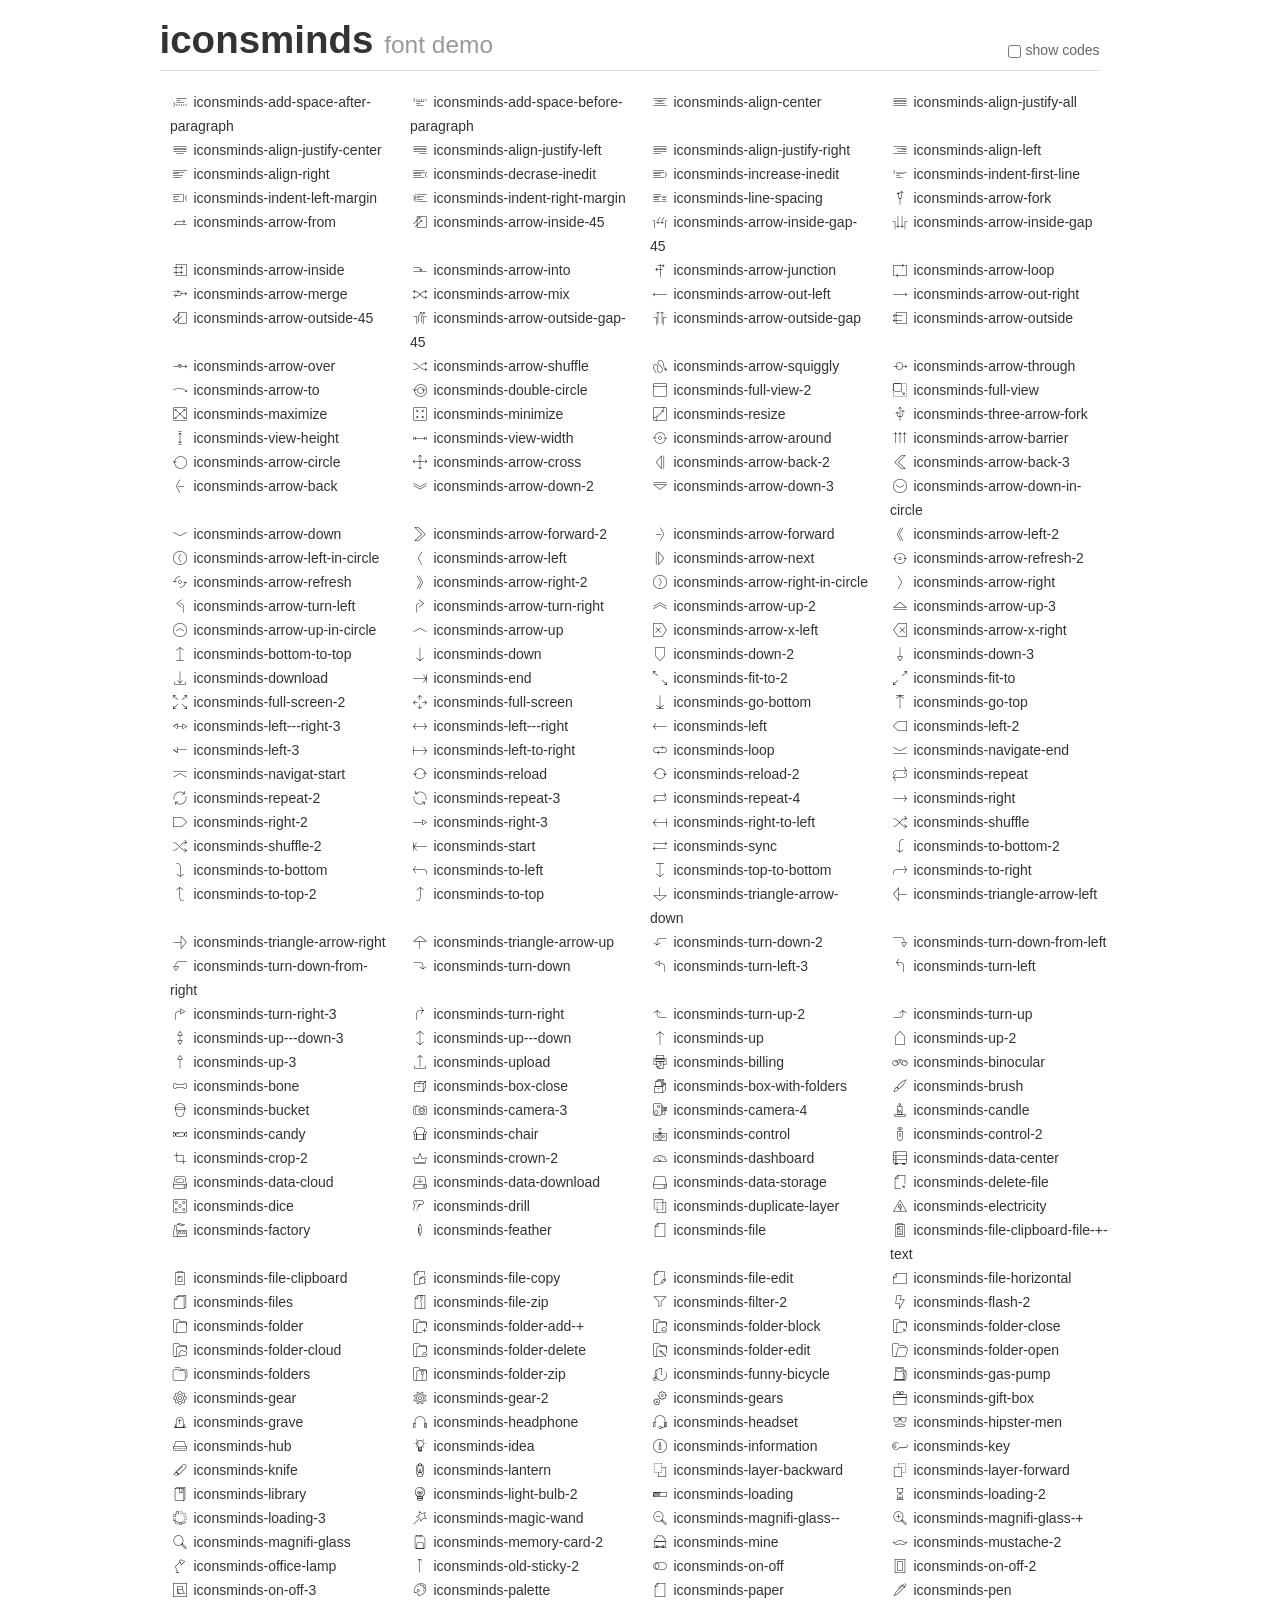
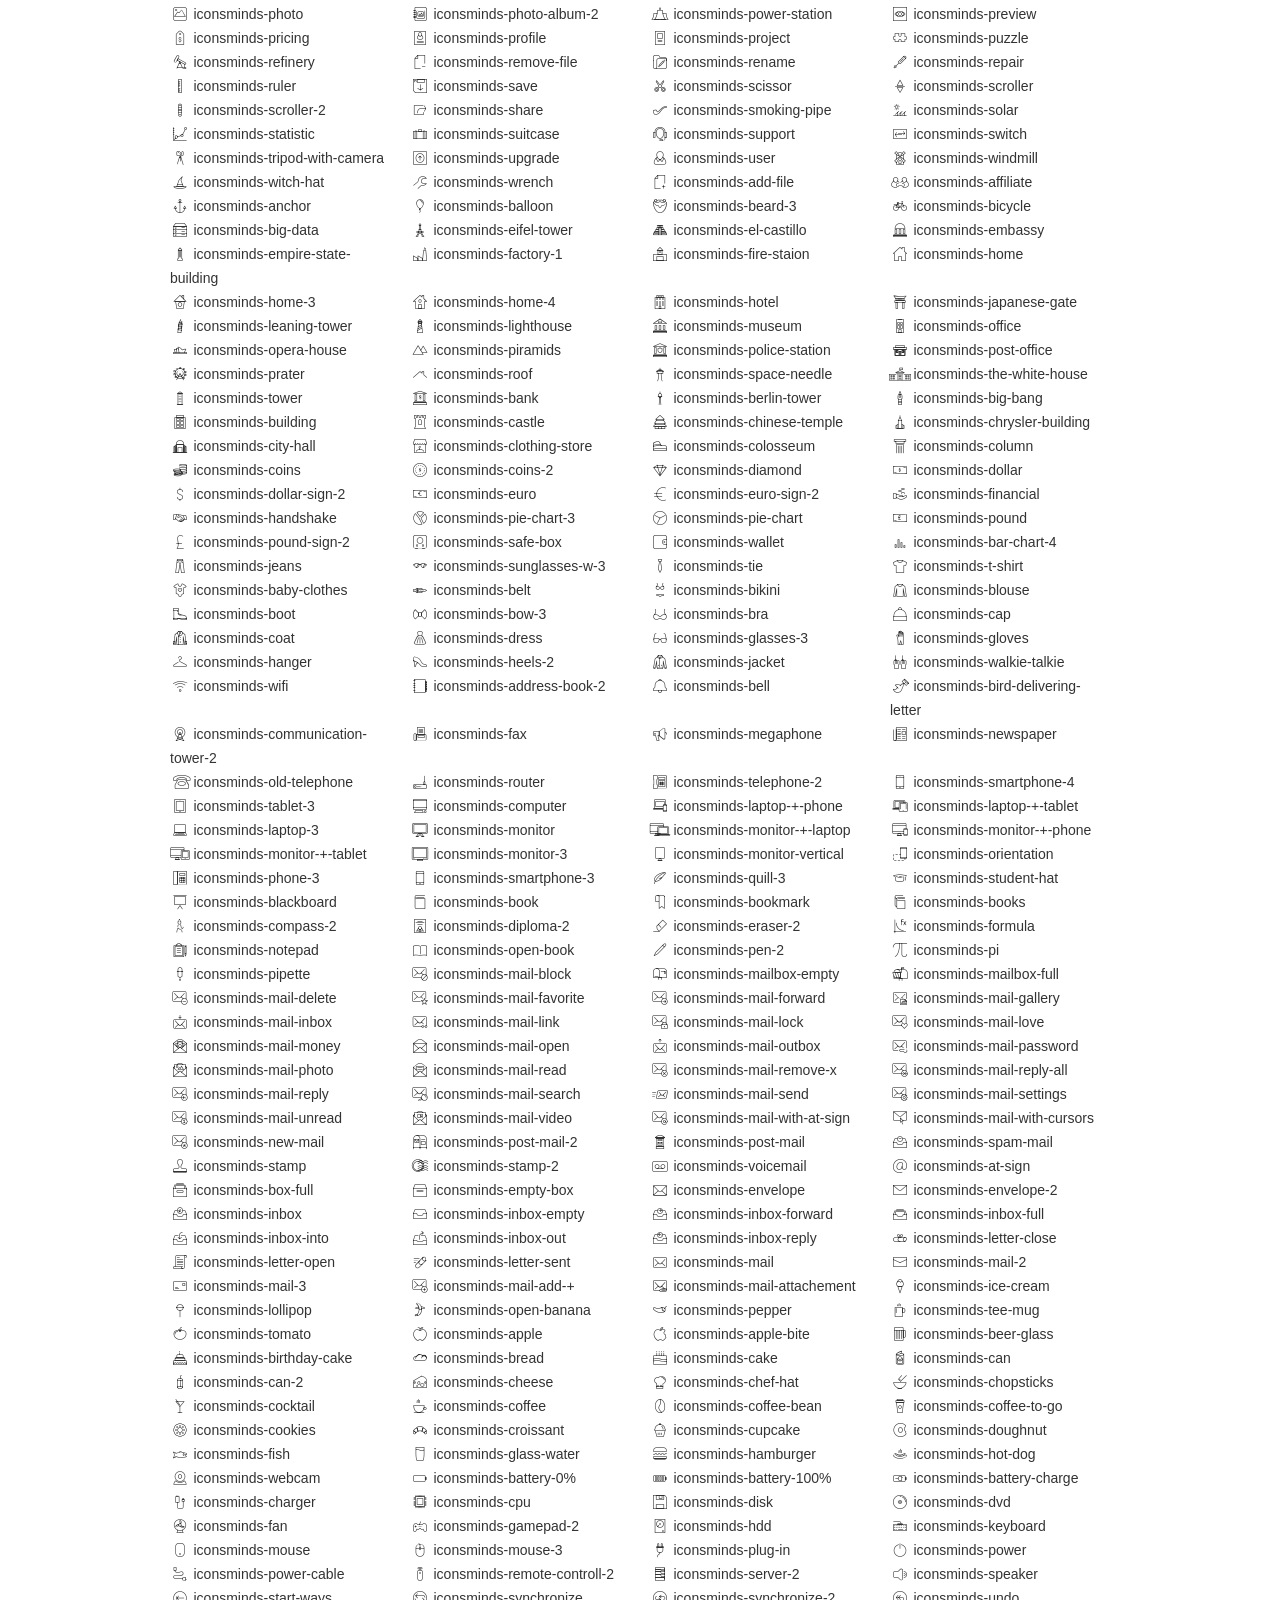
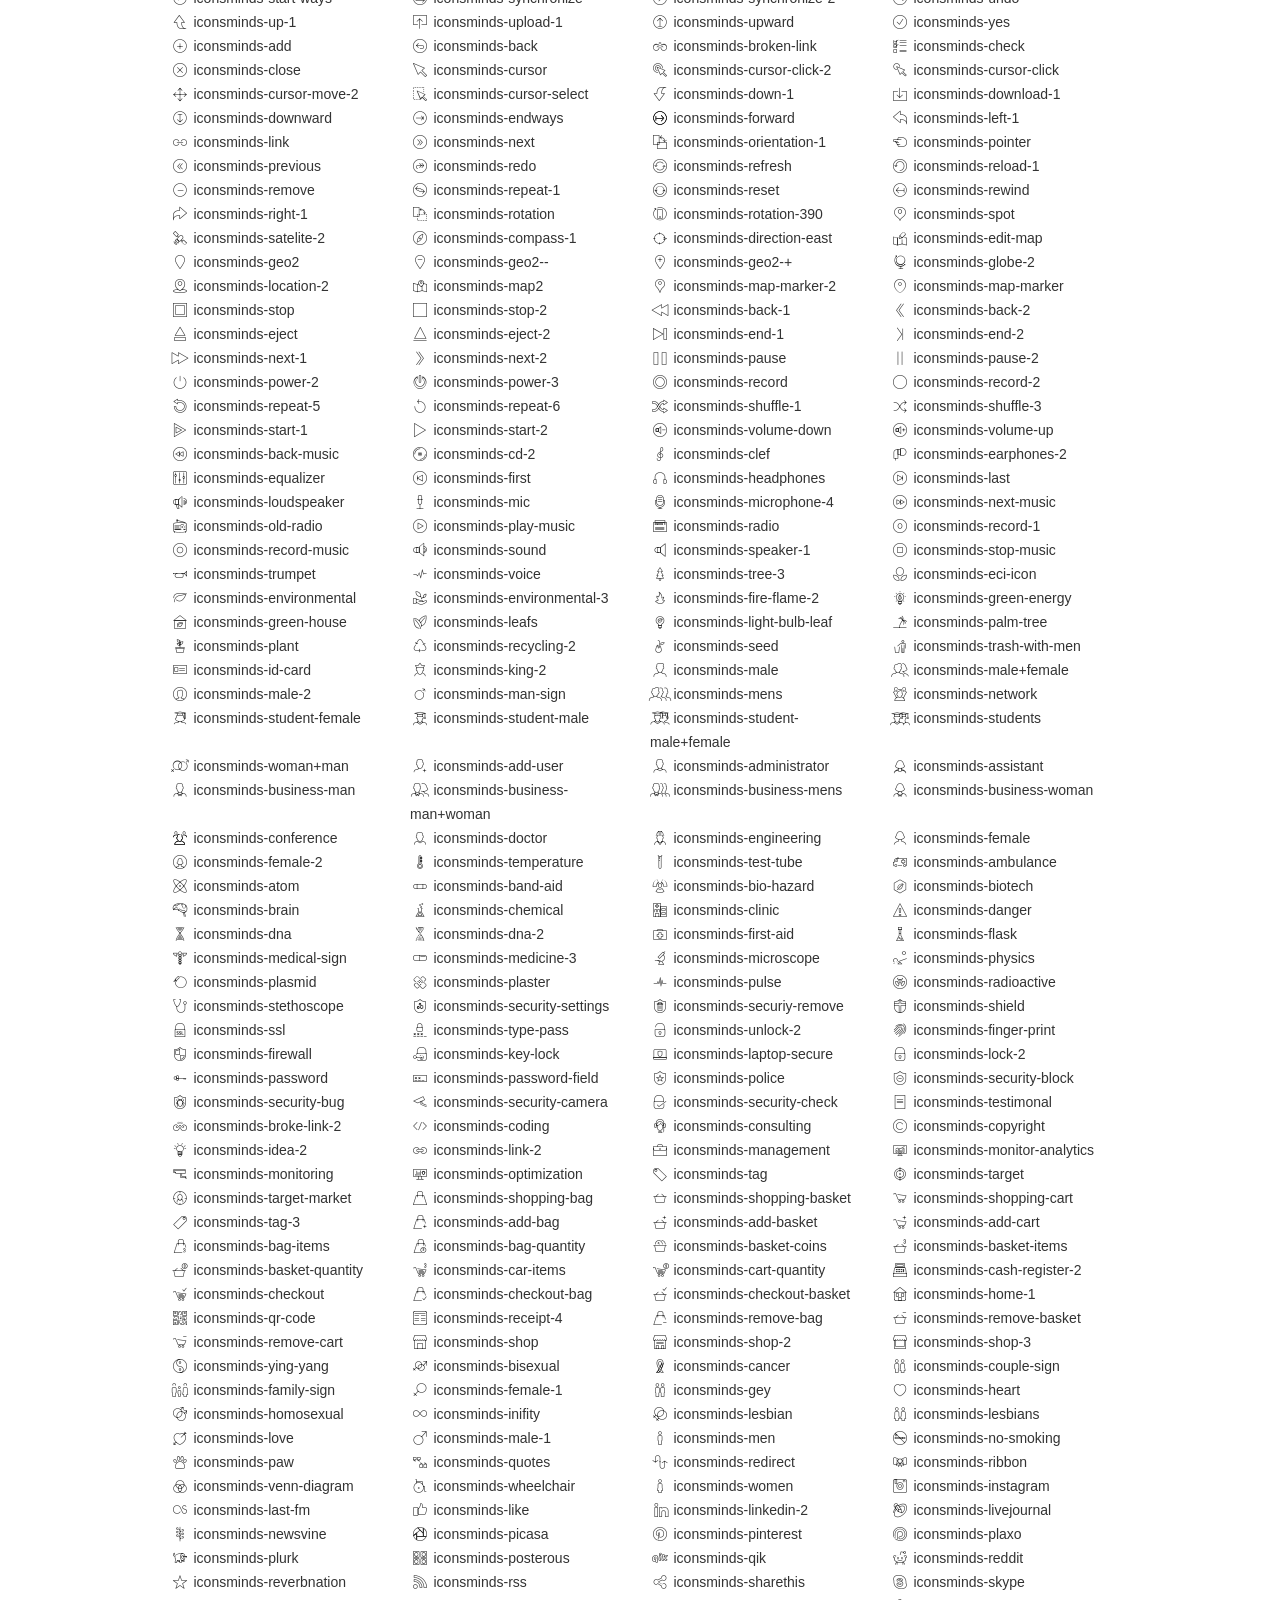
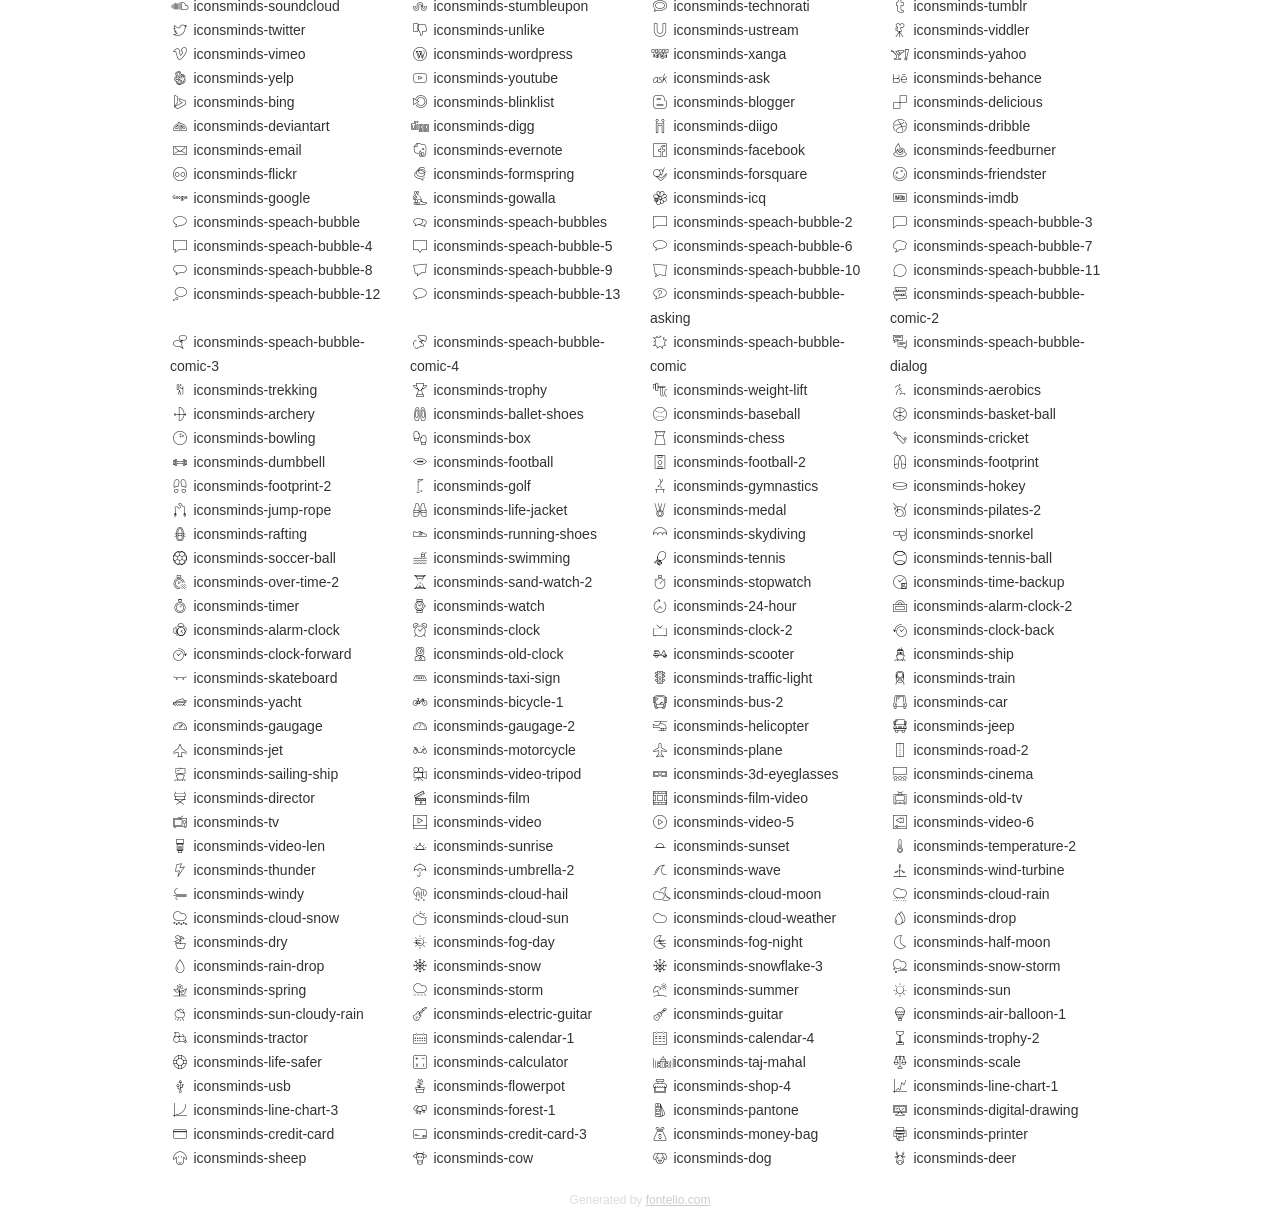
<file: font/iconsmind-s/demo.html>
<!DOCTYPE html>
<html>
  <head><!--[if lt IE 9]><script language="javascript" type="text/javascript" src="//html5shim.googlecode.com/svn/trunk/html5.js"></script><![endif]-->
    <meta charset="UTF-8"><style>/*
 * Bootstrap v2.2.1
 *
 * Copyright 2012 Twitter, Inc
 * Licensed under the Apache License v2.0
 * http://www.apache.org/licenses/LICENSE-2.0
 *
 * Designed and built with all the love in the world @twitter by @mdo and @fat.
 */
.clearfix {
  *zoom: 1;
}
.clearfix:before,
.clearfix:after {
  display: table;
  content: "";
  line-height: 0;
}
.clearfix:after {
  clear: both;
}
html {
  font-size: 100%;
  -webkit-text-size-adjust: 100%;
  -ms-text-size-adjust: 100%;
}
a:focus {
  outline: thin dotted #333;
  outline: 5px auto -webkit-focus-ring-color;
  outline-offset: -2px;
}
a:hover,
a:active {
  outline: 0;
}
button,
input,
select,
textarea {
  margin: 0;
  font-size: 100%;
  vertical-align: middle;
}
button,
input {
  *overflow: visible;
  line-height: normal;
}
button::-moz-focus-inner,
input::-moz-focus-inner {
  padding: 0;
  border: 0;
}
body {
  margin: 0;
  font-family: "Helvetica Neue", Helvetica, Arial, sans-serif;
  font-size: 14px;
  line-height: 20px;
  color: #333;
  background-color: #fff;
}
a {
  color: #08c;
  text-decoration: none;
}
a:hover {
  color: #005580;
  text-decoration: underline;
}
.row {
  margin-left: -20px;
  *zoom: 1;
}
.row:before,
.row:after {
  display: table;
  content: "";
  line-height: 0;
}
.row:after {
  clear: both;
}
[class*="span"] {
  float: left;
  min-height: 1px;
  margin-left: 20px;
}
.container,
.navbar-static-top .container,
.navbar-fixed-top .container,
.navbar-fixed-bottom .container {
  width: 940px;
}
.span12 {
  width: 940px;
}
.span11 {
  width: 860px;
}
.span10 {
  width: 780px;
}
.span9 {
  width: 700px;
}
.span8 {
  width: 620px;
}
.span7 {
  width: 540px;
}
.span6 {
  width: 460px;
}
.span5 {
  width: 380px;
}
.span4 {
  width: 300px;
}
.span3 {
  width: 220px;
}
.span2 {
  width: 140px;
}
.span1 {
  width: 60px;
}
[class*="span"].pull-right,
.row-fluid [class*="span"].pull-right {
  float: right;
}
.container {
  margin-right: auto;
  margin-left: auto;
  *zoom: 1;
}
.container:before,
.container:after {
  display: table;
  content: "";
  line-height: 0;
}
.container:after {
  clear: both;
}
p {
  margin: 0 0 10px;
}
.lead {
  margin-bottom: 20px;
  font-size: 21px;
  font-weight: 200;
  line-height: 30px;
}
small {
  font-size: 85%;
}
h1 {
  margin: 10px 0;
  font-family: inherit;
  font-weight: bold;
  line-height: 20px;
  color: inherit;
  text-rendering: optimizelegibility;
}
h1 small {
  font-weight: normal;
  line-height: 1;
  color: #999;
}
h1 {
  line-height: 40px;
}
h1 {
  font-size: 38.5px;
}
h1 small {
  font-size: 24.5px;
}
body {
  margin-top: 90px;
}
.header {
  position: fixed;
  top: 0;
  left: 50%;
  margin-left: -480px;
  background-color: #fff;
  border-bottom: 1px solid #ddd;
  padding-top: 10px;
  z-index: 10;
}
.footer {
  color: #ddd;
  font-size: 12px;
  text-align: center;
  margin-top: 20px;
}
.footer a {
  color: #ccc;
  text-decoration: underline;
}
.the-icons {
  font-size: 14px;
  line-height: 24px;
}
.switch {
  position: absolute;
  right: 0;
  bottom: 10px;
  color: #666;
}
.switch input {
  margin-right: 0.3em;
}
.codesOn .i-name {
  display: none;
}
.codesOn .i-code {
  display: inline;
}
.i-code {
  display: none;
}
@font-face {
      font-family: 'iconsminds';
      src: url('./font/iconsminds.eot?38435065');
      src: url('./font/iconsminds.eot?38435065#iefix') format('embedded-opentype'),
           url('./font/iconsminds.woff?38435065') format('woff'),
           url('./font/iconsminds.ttf?38435065') format('truetype'),
           url('./font/iconsminds.svg?38435065#iconsminds') format('svg');
      font-weight: normal;
      font-style: normal;
    }
     
     
    .demo-icon
    {
      font-family: "iconsminds";
      font-style: normal;
      font-weight: normal;
      speak: none;
     
      display: inline-block;
      text-decoration: inherit;
      width: 1em;
      margin-right: .2em;
      text-align: center;
      /* opacity: .8; */
     
      /* For safety - reset parent styles, that can break glyph codes*/
      font-variant: normal;
      text-transform: none;
     
      /* fix buttons height, for twitter bootstrap */
      line-height: 1em;
     
      /* Animation center compensation - margins should be symmetric */
      /* remove if not needed */
      margin-left: .2em;
     
      /* You can be more comfortable with increased icons size */
      /* font-size: 120%; */
     
      /* Font smoothing. That was taken from TWBS */
      -webkit-font-smoothing: antialiased;
      -moz-osx-font-smoothing: grayscale;
     
      /* Uncomment for 3D effect */
      /* text-shadow: 1px 1px 1px rgba(127, 127, 127, 0.3); */
    }
     </style>
    <link rel="stylesheet" href="css/animation.css"><!--[if IE 7]><link rel="stylesheet" href="css/" + font.fontname + "-ie7.css"><![endif]-->
    <script>
      function toggleCodes(on) {
        var obj = document.getElementById('icons');
      
        if (on) {
          obj.className += ' codesOn';
        } else {
          obj.className = obj.className.replace(' codesOn', '');
        }
      }
      
    </script>
  </head>
  <body>
    <div class="container header">
      <h1>iconsminds <small>font demo</small></h1>
      <label class="switch">
        <input type="checkbox" onclick="toggleCodes(this.checked)">show codes
      </label>
    </div>
    <div class="container" id="icons">
      <div class="row">
        <div class="the-icons span3" title="Code: 0xe800"><i class="demo-icon iconsminds-add-space-after-paragraph">&#xe800;</i> <span class="i-name">iconsminds-add-space-after-paragraph</span><span class="i-code">0xe800</span></div>
        <div class="the-icons span3" title="Code: 0xe801"><i class="demo-icon iconsminds-add-space-before-paragraph">&#xe801;</i> <span class="i-name">iconsminds-add-space-before-paragraph</span><span class="i-code">0xe801</span></div>
        <div class="the-icons span3" title="Code: 0xe802"><i class="demo-icon iconsminds-align-center">&#xe802;</i> <span class="i-name">iconsminds-align-center</span><span class="i-code">0xe802</span></div>
        <div class="the-icons span3" title="Code: 0xe803"><i class="demo-icon iconsminds-align-justify-all">&#xe803;</i> <span class="i-name">iconsminds-align-justify-all</span><span class="i-code">0xe803</span></div>
      </div>
      <div class="row">
        <div class="the-icons span3" title="Code: 0xe804"><i class="demo-icon iconsminds-align-justify-center">&#xe804;</i> <span class="i-name">iconsminds-align-justify-center</span><span class="i-code">0xe804</span></div>
        <div class="the-icons span3" title="Code: 0xe805"><i class="demo-icon iconsminds-align-justify-left">&#xe805;</i> <span class="i-name">iconsminds-align-justify-left</span><span class="i-code">0xe805</span></div>
        <div class="the-icons span3" title="Code: 0xe806"><i class="demo-icon iconsminds-align-justify-right">&#xe806;</i> <span class="i-name">iconsminds-align-justify-right</span><span class="i-code">0xe806</span></div>
        <div class="the-icons span3" title="Code: 0xe807"><i class="demo-icon iconsminds-align-left">&#xe807;</i> <span class="i-name">iconsminds-align-left</span><span class="i-code">0xe807</span></div>
      </div>
      <div class="row">
        <div class="the-icons span3" title="Code: 0xe808"><i class="demo-icon iconsminds-align-right">&#xe808;</i> <span class="i-name">iconsminds-align-right</span><span class="i-code">0xe808</span></div>
        <div class="the-icons span3" title="Code: 0xe809"><i class="demo-icon iconsminds-decrase-inedit">&#xe809;</i> <span class="i-name">iconsminds-decrase-inedit</span><span class="i-code">0xe809</span></div>
        <div class="the-icons span3" title="Code: 0xe80a"><i class="demo-icon iconsminds-increase-inedit">&#xe80a;</i> <span class="i-name">iconsminds-increase-inedit</span><span class="i-code">0xe80a</span></div>
        <div class="the-icons span3" title="Code: 0xe80b"><i class="demo-icon iconsminds-indent-first-line">&#xe80b;</i> <span class="i-name">iconsminds-indent-first-line</span><span class="i-code">0xe80b</span></div>
      </div>
      <div class="row">
        <div class="the-icons span3" title="Code: 0xe80c"><i class="demo-icon iconsminds-indent-left-margin">&#xe80c;</i> <span class="i-name">iconsminds-indent-left-margin</span><span class="i-code">0xe80c</span></div>
        <div class="the-icons span3" title="Code: 0xe80d"><i class="demo-icon iconsminds-indent-right-margin">&#xe80d;</i> <span class="i-name">iconsminds-indent-right-margin</span><span class="i-code">0xe80d</span></div>
        <div class="the-icons span3" title="Code: 0xe80e"><i class="demo-icon iconsminds-line-spacing">&#xe80e;</i> <span class="i-name">iconsminds-line-spacing</span><span class="i-code">0xe80e</span></div>
        <div class="the-icons span3" title="Code: 0xe80f"><i class="demo-icon iconsminds-arrow-fork">&#xe80f;</i> <span class="i-name">iconsminds-arrow-fork</span><span class="i-code">0xe80f</span></div>
      </div>
      <div class="row">
        <div class="the-icons span3" title="Code: 0xe810"><i class="demo-icon iconsminds-arrow-from">&#xe810;</i> <span class="i-name">iconsminds-arrow-from</span><span class="i-code">0xe810</span></div>
        <div class="the-icons span3" title="Code: 0xe811"><i class="demo-icon iconsminds-arrow-inside-45">&#xe811;</i> <span class="i-name">iconsminds-arrow-inside-45</span><span class="i-code">0xe811</span></div>
        <div class="the-icons span3" title="Code: 0xe812"><i class="demo-icon iconsminds-arrow-inside-gap-45">&#xe812;</i> <span class="i-name">iconsminds-arrow-inside-gap-45</span><span class="i-code">0xe812</span></div>
        <div class="the-icons span3" title="Code: 0xe813"><i class="demo-icon iconsminds-arrow-inside-gap">&#xe813;</i> <span class="i-name">iconsminds-arrow-inside-gap</span><span class="i-code">0xe813</span></div>
      </div>
      <div class="row">
        <div class="the-icons span3" title="Code: 0xe814"><i class="demo-icon iconsminds-arrow-inside">&#xe814;</i> <span class="i-name">iconsminds-arrow-inside</span><span class="i-code">0xe814</span></div>
        <div class="the-icons span3" title="Code: 0xe815"><i class="demo-icon iconsminds-arrow-into">&#xe815;</i> <span class="i-name">iconsminds-arrow-into</span><span class="i-code">0xe815</span></div>
        <div class="the-icons span3" title="Code: 0xe817"><i class="demo-icon iconsminds-arrow-junction">&#xe817;</i> <span class="i-name">iconsminds-arrow-junction</span><span class="i-code">0xe817</span></div>
        <div class="the-icons span3" title="Code: 0xe818"><i class="demo-icon iconsminds-arrow-loop">&#xe818;</i> <span class="i-name">iconsminds-arrow-loop</span><span class="i-code">0xe818</span></div>
      </div>
      <div class="row">
        <div class="the-icons span3" title="Code: 0xe819"><i class="demo-icon iconsminds-arrow-merge">&#xe819;</i> <span class="i-name">iconsminds-arrow-merge</span><span class="i-code">0xe819</span></div>
        <div class="the-icons span3" title="Code: 0xe81a"><i class="demo-icon iconsminds-arrow-mix">&#xe81a;</i> <span class="i-name">iconsminds-arrow-mix</span><span class="i-code">0xe81a</span></div>
        <div class="the-icons span3" title="Code: 0xe81b"><i class="demo-icon iconsminds-arrow-out-left">&#xe81b;</i> <span class="i-name">iconsminds-arrow-out-left</span><span class="i-code">0xe81b</span></div>
        <div class="the-icons span3" title="Code: 0xe81c"><i class="demo-icon iconsminds-arrow-out-right">&#xe81c;</i> <span class="i-name">iconsminds-arrow-out-right</span><span class="i-code">0xe81c</span></div>
      </div>
      <div class="row">
        <div class="the-icons span3" title="Code: 0xe81d"><i class="demo-icon iconsminds-arrow-outside-45">&#xe81d;</i> <span class="i-name">iconsminds-arrow-outside-45</span><span class="i-code">0xe81d</span></div>
        <div class="the-icons span3" title="Code: 0xe81e"><i class="demo-icon iconsminds-arrow-outside-gap-45">&#xe81e;</i> <span class="i-name">iconsminds-arrow-outside-gap-45</span><span class="i-code">0xe81e</span></div>
        <div class="the-icons span3" title="Code: 0xe81f"><i class="demo-icon iconsminds-arrow-outside-gap">&#xe81f;</i> <span class="i-name">iconsminds-arrow-outside-gap</span><span class="i-code">0xe81f</span></div>
        <div class="the-icons span3" title="Code: 0xe820"><i class="demo-icon iconsminds-arrow-outside">&#xe820;</i> <span class="i-name">iconsminds-arrow-outside</span><span class="i-code">0xe820</span></div>
      </div>
      <div class="row">
        <div class="the-icons span3" title="Code: 0xe821"><i class="demo-icon iconsminds-arrow-over">&#xe821;</i> <span class="i-name">iconsminds-arrow-over</span><span class="i-code">0xe821</span></div>
        <div class="the-icons span3" title="Code: 0xe822"><i class="demo-icon iconsminds-arrow-shuffle">&#xe822;</i> <span class="i-name">iconsminds-arrow-shuffle</span><span class="i-code">0xe822</span></div>
        <div class="the-icons span3" title="Code: 0xe823"><i class="demo-icon iconsminds-arrow-squiggly">&#xe823;</i> <span class="i-name">iconsminds-arrow-squiggly</span><span class="i-code">0xe823</span></div>
        <div class="the-icons span3" title="Code: 0xe824"><i class="demo-icon iconsminds-arrow-through">&#xe824;</i> <span class="i-name">iconsminds-arrow-through</span><span class="i-code">0xe824</span></div>
      </div>
      <div class="row">
        <div class="the-icons span3" title="Code: 0xe825"><i class="demo-icon iconsminds-arrow-to">&#xe825;</i> <span class="i-name">iconsminds-arrow-to</span><span class="i-code">0xe825</span></div>
        <div class="the-icons span3" title="Code: 0xe826"><i class="demo-icon iconsminds-double-circle">&#xe826;</i> <span class="i-name">iconsminds-double-circle</span><span class="i-code">0xe826</span></div>
        <div class="the-icons span3" title="Code: 0xe827"><i class="demo-icon iconsminds-full-view-2">&#xe827;</i> <span class="i-name">iconsminds-full-view-2</span><span class="i-code">0xe827</span></div>
        <div class="the-icons span3" title="Code: 0xe828"><i class="demo-icon iconsminds-full-view">&#xe828;</i> <span class="i-name">iconsminds-full-view</span><span class="i-code">0xe828</span></div>
      </div>
      <div class="row">
        <div class="the-icons span3" title="Code: 0xe829"><i class="demo-icon iconsminds-maximize">&#xe829;</i> <span class="i-name">iconsminds-maximize</span><span class="i-code">0xe829</span></div>
        <div class="the-icons span3" title="Code: 0xe82a"><i class="demo-icon iconsminds-minimize">&#xe82a;</i> <span class="i-name">iconsminds-minimize</span><span class="i-code">0xe82a</span></div>
        <div class="the-icons span3" title="Code: 0xe82b"><i class="demo-icon iconsminds-resize">&#xe82b;</i> <span class="i-name">iconsminds-resize</span><span class="i-code">0xe82b</span></div>
        <div class="the-icons span3" title="Code: 0xe82c"><i class="demo-icon iconsminds-three-arrow-fork">&#xe82c;</i> <span class="i-name">iconsminds-three-arrow-fork</span><span class="i-code">0xe82c</span></div>
      </div>
      <div class="row">
        <div class="the-icons span3" title="Code: 0xe82d"><i class="demo-icon iconsminds-view-height">&#xe82d;</i> <span class="i-name">iconsminds-view-height</span><span class="i-code">0xe82d</span></div>
        <div class="the-icons span3" title="Code: 0xe82e"><i class="demo-icon iconsminds-view-width">&#xe82e;</i> <span class="i-name">iconsminds-view-width</span><span class="i-code">0xe82e</span></div>
        <div class="the-icons span3" title="Code: 0xe82f"><i class="demo-icon iconsminds-arrow-around">&#xe82f;</i> <span class="i-name">iconsminds-arrow-around</span><span class="i-code">0xe82f</span></div>
        <div class="the-icons span3" title="Code: 0xe830"><i class="demo-icon iconsminds-arrow-barrier">&#xe830;</i> <span class="i-name">iconsminds-arrow-barrier</span><span class="i-code">0xe830</span></div>
      </div>
      <div class="row">
        <div class="the-icons span3" title="Code: 0xe831"><i class="demo-icon iconsminds-arrow-circle">&#xe831;</i> <span class="i-name">iconsminds-arrow-circle</span><span class="i-code">0xe831</span></div>
        <div class="the-icons span3" title="Code: 0xe832"><i class="demo-icon iconsminds-arrow-cross">&#xe832;</i> <span class="i-name">iconsminds-arrow-cross</span><span class="i-code">0xe832</span></div>
        <div class="the-icons span3" title="Code: 0xe833"><i class="demo-icon iconsminds-arrow-back-2">&#xe833;</i> <span class="i-name">iconsminds-arrow-back-2</span><span class="i-code">0xe833</span></div>
        <div class="the-icons span3" title="Code: 0xe834"><i class="demo-icon iconsminds-arrow-back-3">&#xe834;</i> <span class="i-name">iconsminds-arrow-back-3</span><span class="i-code">0xe834</span></div>
      </div>
      <div class="row">
        <div class="the-icons span3" title="Code: 0xe835"><i class="demo-icon iconsminds-arrow-back">&#xe835;</i> <span class="i-name">iconsminds-arrow-back</span><span class="i-code">0xe835</span></div>
        <div class="the-icons span3" title="Code: 0xe836"><i class="demo-icon iconsminds-arrow-down-2">&#xe836;</i> <span class="i-name">iconsminds-arrow-down-2</span><span class="i-code">0xe836</span></div>
        <div class="the-icons span3" title="Code: 0xe837"><i class="demo-icon iconsminds-arrow-down-3">&#xe837;</i> <span class="i-name">iconsminds-arrow-down-3</span><span class="i-code">0xe837</span></div>
        <div class="the-icons span3" title="Code: 0xe838"><i class="demo-icon iconsminds-arrow-down-in-circle">&#xe838;</i> <span class="i-name">iconsminds-arrow-down-in-circle</span><span class="i-code">0xe838</span></div>
      </div>
      <div class="row">
        <div class="the-icons span3" title="Code: 0xe839"><i class="demo-icon iconsminds-arrow-down">&#xe839;</i> <span class="i-name">iconsminds-arrow-down</span><span class="i-code">0xe839</span></div>
        <div class="the-icons span3" title="Code: 0xe83a"><i class="demo-icon iconsminds-arrow-forward-2">&#xe83a;</i> <span class="i-name">iconsminds-arrow-forward-2</span><span class="i-code">0xe83a</span></div>
        <div class="the-icons span3" title="Code: 0xe83b"><i class="demo-icon iconsminds-arrow-forward">&#xe83b;</i> <span class="i-name">iconsminds-arrow-forward</span><span class="i-code">0xe83b</span></div>
        <div class="the-icons span3" title="Code: 0xe83c"><i class="demo-icon iconsminds-arrow-left-2">&#xe83c;</i> <span class="i-name">iconsminds-arrow-left-2</span><span class="i-code">0xe83c</span></div>
      </div>
      <div class="row">
        <div class="the-icons span3" title="Code: 0xe83d"><i class="demo-icon iconsminds-arrow-left-in-circle">&#xe83d;</i> <span class="i-name">iconsminds-arrow-left-in-circle</span><span class="i-code">0xe83d</span></div>
        <div class="the-icons span3" title="Code: 0xe83e"><i class="demo-icon iconsminds-arrow-left">&#xe83e;</i> <span class="i-name">iconsminds-arrow-left</span><span class="i-code">0xe83e</span></div>
        <div class="the-icons span3" title="Code: 0xe83f"><i class="demo-icon iconsminds-arrow-next">&#xe83f;</i> <span class="i-name">iconsminds-arrow-next</span><span class="i-code">0xe83f</span></div>
        <div class="the-icons span3" title="Code: 0xe840"><i class="demo-icon iconsminds-arrow-refresh-2">&#xe840;</i> <span class="i-name">iconsminds-arrow-refresh-2</span><span class="i-code">0xe840</span></div>
      </div>
      <div class="row">
        <div class="the-icons span3" title="Code: 0xe841"><i class="demo-icon iconsminds-arrow-refresh">&#xe841;</i> <span class="i-name">iconsminds-arrow-refresh</span><span class="i-code">0xe841</span></div>
        <div class="the-icons span3" title="Code: 0xe842"><i class="demo-icon iconsminds-arrow-right-2">&#xe842;</i> <span class="i-name">iconsminds-arrow-right-2</span><span class="i-code">0xe842</span></div>
        <div class="the-icons span3" title="Code: 0xe843"><i class="demo-icon iconsminds-arrow-right-in-circle">&#xe843;</i> <span class="i-name">iconsminds-arrow-right-in-circle</span><span class="i-code">0xe843</span></div>
        <div class="the-icons span3" title="Code: 0xe844"><i class="demo-icon iconsminds-arrow-right">&#xe844;</i> <span class="i-name">iconsminds-arrow-right</span><span class="i-code">0xe844</span></div>
      </div>
      <div class="row">
        <div class="the-icons span3" title="Code: 0xe845"><i class="demo-icon iconsminds-arrow-turn-left">&#xe845;</i> <span class="i-name">iconsminds-arrow-turn-left</span><span class="i-code">0xe845</span></div>
        <div class="the-icons span3" title="Code: 0xe846"><i class="demo-icon iconsminds-arrow-turn-right">&#xe846;</i> <span class="i-name">iconsminds-arrow-turn-right</span><span class="i-code">0xe846</span></div>
        <div class="the-icons span3" title="Code: 0xe847"><i class="demo-icon iconsminds-arrow-up-2">&#xe847;</i> <span class="i-name">iconsminds-arrow-up-2</span><span class="i-code">0xe847</span></div>
        <div class="the-icons span3" title="Code: 0xe848"><i class="demo-icon iconsminds-arrow-up-3">&#xe848;</i> <span class="i-name">iconsminds-arrow-up-3</span><span class="i-code">0xe848</span></div>
      </div>
      <div class="row">
        <div class="the-icons span3" title="Code: 0xe849"><i class="demo-icon iconsminds-arrow-up-in-circle">&#xe849;</i> <span class="i-name">iconsminds-arrow-up-in-circle</span><span class="i-code">0xe849</span></div>
        <div class="the-icons span3" title="Code: 0xe84a"><i class="demo-icon iconsminds-arrow-up">&#xe84a;</i> <span class="i-name">iconsminds-arrow-up</span><span class="i-code">0xe84a</span></div>
        <div class="the-icons span3" title="Code: 0xe84b"><i class="demo-icon iconsminds-arrow-x-left">&#xe84b;</i> <span class="i-name">iconsminds-arrow-x-left</span><span class="i-code">0xe84b</span></div>
        <div class="the-icons span3" title="Code: 0xe84c"><i class="demo-icon iconsminds-arrow-x-right">&#xe84c;</i> <span class="i-name">iconsminds-arrow-x-right</span><span class="i-code">0xe84c</span></div>
      </div>
      <div class="row">
        <div class="the-icons span3" title="Code: 0xe84d"><i class="demo-icon iconsminds-bottom-to-top">&#xe84d;</i> <span class="i-name">iconsminds-bottom-to-top</span><span class="i-code">0xe84d</span></div>
        <div class="the-icons span3" title="Code: 0xe84e"><i class="demo-icon iconsminds-down">&#xe84e;</i> <span class="i-name">iconsminds-down</span><span class="i-code">0xe84e</span></div>
        <div class="the-icons span3" title="Code: 0xe84f"><i class="demo-icon iconsminds-down-2">&#xe84f;</i> <span class="i-name">iconsminds-down-2</span><span class="i-code">0xe84f</span></div>
        <div class="the-icons span3" title="Code: 0xe850"><i class="demo-icon iconsminds-down-3">&#xe850;</i> <span class="i-name">iconsminds-down-3</span><span class="i-code">0xe850</span></div>
      </div>
      <div class="row">
        <div class="the-icons span3" title="Code: 0xe851"><i class="demo-icon iconsminds-download">&#xe851;</i> <span class="i-name">iconsminds-download</span><span class="i-code">0xe851</span></div>
        <div class="the-icons span3" title="Code: 0xe852"><i class="demo-icon iconsminds-end">&#xe852;</i> <span class="i-name">iconsminds-end</span><span class="i-code">0xe852</span></div>
        <div class="the-icons span3" title="Code: 0xe853"><i class="demo-icon iconsminds-fit-to-2">&#xe853;</i> <span class="i-name">iconsminds-fit-to-2</span><span class="i-code">0xe853</span></div>
        <div class="the-icons span3" title="Code: 0xe854"><i class="demo-icon iconsminds-fit-to">&#xe854;</i> <span class="i-name">iconsminds-fit-to</span><span class="i-code">0xe854</span></div>
      </div>
      <div class="row">
        <div class="the-icons span3" title="Code: 0xe855"><i class="demo-icon iconsminds-full-screen-2">&#xe855;</i> <span class="i-name">iconsminds-full-screen-2</span><span class="i-code">0xe855</span></div>
        <div class="the-icons span3" title="Code: 0xe856"><i class="demo-icon iconsminds-full-screen">&#xe856;</i> <span class="i-name">iconsminds-full-screen</span><span class="i-code">0xe856</span></div>
        <div class="the-icons span3" title="Code: 0xe857"><i class="demo-icon iconsminds-go-bottom">&#xe857;</i> <span class="i-name">iconsminds-go-bottom</span><span class="i-code">0xe857</span></div>
        <div class="the-icons span3" title="Code: 0xe858"><i class="demo-icon iconsminds-go-top">&#xe858;</i> <span class="i-name">iconsminds-go-top</span><span class="i-code">0xe858</span></div>
      </div>
      <div class="row">
        <div class="the-icons span3" title="Code: 0xe859"><i class="demo-icon iconsminds-left---right-3">&#xe859;</i> <span class="i-name">iconsminds-left---right-3</span><span class="i-code">0xe859</span></div>
        <div class="the-icons span3" title="Code: 0xe85a"><i class="demo-icon iconsminds-left---right">&#xe85a;</i> <span class="i-name">iconsminds-left---right</span><span class="i-code">0xe85a</span></div>
        <div class="the-icons span3" title="Code: 0xe85b"><i class="demo-icon iconsminds-left">&#xe85b;</i> <span class="i-name">iconsminds-left</span><span class="i-code">0xe85b</span></div>
        <div class="the-icons span3" title="Code: 0xe85c"><i class="demo-icon iconsminds-left-2">&#xe85c;</i> <span class="i-name">iconsminds-left-2</span><span class="i-code">0xe85c</span></div>
      </div>
      <div class="row">
        <div class="the-icons span3" title="Code: 0xe85d"><i class="demo-icon iconsminds-left-3">&#xe85d;</i> <span class="i-name">iconsminds-left-3</span><span class="i-code">0xe85d</span></div>
        <div class="the-icons span3" title="Code: 0xe85e"><i class="demo-icon iconsminds-left-to-right">&#xe85e;</i> <span class="i-name">iconsminds-left-to-right</span><span class="i-code">0xe85e</span></div>
        <div class="the-icons span3" title="Code: 0xe85f"><i class="demo-icon iconsminds-loop">&#xe85f;</i> <span class="i-name">iconsminds-loop</span><span class="i-code">0xe85f</span></div>
        <div class="the-icons span3" title="Code: 0xe860"><i class="demo-icon iconsminds-navigate-end">&#xe860;</i> <span class="i-name">iconsminds-navigate-end</span><span class="i-code">0xe860</span></div>
      </div>
      <div class="row">
        <div class="the-icons span3" title="Code: 0xe861"><i class="demo-icon iconsminds-navigat-start">&#xe861;</i> <span class="i-name">iconsminds-navigat-start</span><span class="i-code">0xe861</span></div>
        <div class="the-icons span3" title="Code: 0xe862"><i class="demo-icon iconsminds-reload">&#xe862;</i> <span class="i-name">iconsminds-reload</span><span class="i-code">0xe862</span></div>
        <div class="the-icons span3" title="Code: 0xe863"><i class="demo-icon iconsminds-reload-2">&#xe863;</i> <span class="i-name">iconsminds-reload-2</span><span class="i-code">0xe863</span></div>
        <div class="the-icons span3" title="Code: 0xe864"><i class="demo-icon iconsminds-repeat">&#xe864;</i> <span class="i-name">iconsminds-repeat</span><span class="i-code">0xe864</span></div>
      </div>
      <div class="row">
        <div class="the-icons span3" title="Code: 0xe865"><i class="demo-icon iconsminds-repeat-2">&#xe865;</i> <span class="i-name">iconsminds-repeat-2</span><span class="i-code">0xe865</span></div>
        <div class="the-icons span3" title="Code: 0xe866"><i class="demo-icon iconsminds-repeat-3">&#xe866;</i> <span class="i-name">iconsminds-repeat-3</span><span class="i-code">0xe866</span></div>
        <div class="the-icons span3" title="Code: 0xe867"><i class="demo-icon iconsminds-repeat-4">&#xe867;</i> <span class="i-name">iconsminds-repeat-4</span><span class="i-code">0xe867</span></div>
        <div class="the-icons span3" title="Code: 0xe868"><i class="demo-icon iconsminds-right">&#xe868;</i> <span class="i-name">iconsminds-right</span><span class="i-code">0xe868</span></div>
      </div>
      <div class="row">
        <div class="the-icons span3" title="Code: 0xe869"><i class="demo-icon iconsminds-right-2">&#xe869;</i> <span class="i-name">iconsminds-right-2</span><span class="i-code">0xe869</span></div>
        <div class="the-icons span3" title="Code: 0xe86a"><i class="demo-icon iconsminds-right-3">&#xe86a;</i> <span class="i-name">iconsminds-right-3</span><span class="i-code">0xe86a</span></div>
        <div class="the-icons span3" title="Code: 0xe86b"><i class="demo-icon iconsminds-right-to-left">&#xe86b;</i> <span class="i-name">iconsminds-right-to-left</span><span class="i-code">0xe86b</span></div>
        <div class="the-icons span3" title="Code: 0xe86c"><i class="demo-icon iconsminds-shuffle">&#xe86c;</i> <span class="i-name">iconsminds-shuffle</span><span class="i-code">0xe86c</span></div>
      </div>
      <div class="row">
        <div class="the-icons span3" title="Code: 0xe86d"><i class="demo-icon iconsminds-shuffle-2">&#xe86d;</i> <span class="i-name">iconsminds-shuffle-2</span><span class="i-code">0xe86d</span></div>
        <div class="the-icons span3" title="Code: 0xe86e"><i class="demo-icon iconsminds-start">&#xe86e;</i> <span class="i-name">iconsminds-start</span><span class="i-code">0xe86e</span></div>
        <div class="the-icons span3" title="Code: 0xe86f"><i class="demo-icon iconsminds-sync">&#xe86f;</i> <span class="i-name">iconsminds-sync</span><span class="i-code">0xe86f</span></div>
        <div class="the-icons span3" title="Code: 0xe870"><i class="demo-icon iconsminds-to-bottom-2">&#xe870;</i> <span class="i-name">iconsminds-to-bottom-2</span><span class="i-code">0xe870</span></div>
      </div>
      <div class="row">
        <div class="the-icons span3" title="Code: 0xe871"><i class="demo-icon iconsminds-to-bottom">&#xe871;</i> <span class="i-name">iconsminds-to-bottom</span><span class="i-code">0xe871</span></div>
        <div class="the-icons span3" title="Code: 0xe872"><i class="demo-icon iconsminds-to-left">&#xe872;</i> <span class="i-name">iconsminds-to-left</span><span class="i-code">0xe872</span></div>
        <div class="the-icons span3" title="Code: 0xe873"><i class="demo-icon iconsminds-top-to-bottom">&#xe873;</i> <span class="i-name">iconsminds-top-to-bottom</span><span class="i-code">0xe873</span></div>
        <div class="the-icons span3" title="Code: 0xe874"><i class="demo-icon iconsminds-to-right">&#xe874;</i> <span class="i-name">iconsminds-to-right</span><span class="i-code">0xe874</span></div>
      </div>
      <div class="row">
        <div class="the-icons span3" title="Code: 0xe875"><i class="demo-icon iconsminds-to-top-2">&#xe875;</i> <span class="i-name">iconsminds-to-top-2</span><span class="i-code">0xe875</span></div>
        <div class="the-icons span3" title="Code: 0xe876"><i class="demo-icon iconsminds-to-top">&#xe876;</i> <span class="i-name">iconsminds-to-top</span><span class="i-code">0xe876</span></div>
        <div class="the-icons span3" title="Code: 0xe877"><i class="demo-icon iconsminds-triangle-arrow-down">&#xe877;</i> <span class="i-name">iconsminds-triangle-arrow-down</span><span class="i-code">0xe877</span></div>
        <div class="the-icons span3" title="Code: 0xe878"><i class="demo-icon iconsminds-triangle-arrow-left">&#xe878;</i> <span class="i-name">iconsminds-triangle-arrow-left</span><span class="i-code">0xe878</span></div>
      </div>
      <div class="row">
        <div class="the-icons span3" title="Code: 0xe879"><i class="demo-icon iconsminds-triangle-arrow-right">&#xe879;</i> <span class="i-name">iconsminds-triangle-arrow-right</span><span class="i-code">0xe879</span></div>
        <div class="the-icons span3" title="Code: 0xe87a"><i class="demo-icon iconsminds-triangle-arrow-up">&#xe87a;</i> <span class="i-name">iconsminds-triangle-arrow-up</span><span class="i-code">0xe87a</span></div>
        <div class="the-icons span3" title="Code: 0xe87b"><i class="demo-icon iconsminds-turn-down-2">&#xe87b;</i> <span class="i-name">iconsminds-turn-down-2</span><span class="i-code">0xe87b</span></div>
        <div class="the-icons span3" title="Code: 0xe87c"><i class="demo-icon iconsminds-turn-down-from-left">&#xe87c;</i> <span class="i-name">iconsminds-turn-down-from-left</span><span class="i-code">0xe87c</span></div>
      </div>
      <div class="row">
        <div class="the-icons span3" title="Code: 0xe87d"><i class="demo-icon iconsminds-turn-down-from-right">&#xe87d;</i> <span class="i-name">iconsminds-turn-down-from-right</span><span class="i-code">0xe87d</span></div>
        <div class="the-icons span3" title="Code: 0xe87e"><i class="demo-icon iconsminds-turn-down">&#xe87e;</i> <span class="i-name">iconsminds-turn-down</span><span class="i-code">0xe87e</span></div>
        <div class="the-icons span3" title="Code: 0xe87f"><i class="demo-icon iconsminds-turn-left-3">&#xe87f;</i> <span class="i-name">iconsminds-turn-left-3</span><span class="i-code">0xe87f</span></div>
        <div class="the-icons span3" title="Code: 0xe880"><i class="demo-icon iconsminds-turn-left">&#xe880;</i> <span class="i-name">iconsminds-turn-left</span><span class="i-code">0xe880</span></div>
      </div>
      <div class="row">
        <div class="the-icons span3" title="Code: 0xe881"><i class="demo-icon iconsminds-turn-right-3">&#xe881;</i> <span class="i-name">iconsminds-turn-right-3</span><span class="i-code">0xe881</span></div>
        <div class="the-icons span3" title="Code: 0xe882"><i class="demo-icon iconsminds-turn-right">&#xe882;</i> <span class="i-name">iconsminds-turn-right</span><span class="i-code">0xe882</span></div>
        <div class="the-icons span3" title="Code: 0xe883"><i class="demo-icon iconsminds-turn-up-2">&#xe883;</i> <span class="i-name">iconsminds-turn-up-2</span><span class="i-code">0xe883</span></div>
        <div class="the-icons span3" title="Code: 0xe884"><i class="demo-icon iconsminds-turn-up">&#xe884;</i> <span class="i-name">iconsminds-turn-up</span><span class="i-code">0xe884</span></div>
      </div>
      <div class="row">
        <div class="the-icons span3" title="Code: 0xe885"><i class="demo-icon iconsminds-up---down-3">&#xe885;</i> <span class="i-name">iconsminds-up---down-3</span><span class="i-code">0xe885</span></div>
        <div class="the-icons span3" title="Code: 0xe886"><i class="demo-icon iconsminds-up---down">&#xe886;</i> <span class="i-name">iconsminds-up---down</span><span class="i-code">0xe886</span></div>
        <div class="the-icons span3" title="Code: 0xe887"><i class="demo-icon iconsminds-up">&#xe887;</i> <span class="i-name">iconsminds-up</span><span class="i-code">0xe887</span></div>
        <div class="the-icons span3" title="Code: 0xe888"><i class="demo-icon iconsminds-up-2">&#xe888;</i> <span class="i-name">iconsminds-up-2</span><span class="i-code">0xe888</span></div>
      </div>
      <div class="row">
        <div class="the-icons span3" title="Code: 0xe889"><i class="demo-icon iconsminds-up-3">&#xe889;</i> <span class="i-name">iconsminds-up-3</span><span class="i-code">0xe889</span></div>
        <div class="the-icons span3" title="Code: 0xe88a"><i class="demo-icon iconsminds-upload">&#xe88a;</i> <span class="i-name">iconsminds-upload</span><span class="i-code">0xe88a</span></div>
        <div class="the-icons span3" title="Code: 0xe88b"><i class="demo-icon iconsminds-billing">&#xe88b;</i> <span class="i-name">iconsminds-billing</span><span class="i-code">0xe88b</span></div>
        <div class="the-icons span3" title="Code: 0xe88c"><i class="demo-icon iconsminds-binocular">&#xe88c;</i> <span class="i-name">iconsminds-binocular</span><span class="i-code">0xe88c</span></div>
      </div>
      <div class="row">
        <div class="the-icons span3" title="Code: 0xe88d"><i class="demo-icon iconsminds-bone">&#xe88d;</i> <span class="i-name">iconsminds-bone</span><span class="i-code">0xe88d</span></div>
        <div class="the-icons span3" title="Code: 0xe88e"><i class="demo-icon iconsminds-box-close">&#xe88e;</i> <span class="i-name">iconsminds-box-close</span><span class="i-code">0xe88e</span></div>
        <div class="the-icons span3" title="Code: 0xe88f"><i class="demo-icon iconsminds-box-with-folders">&#xe88f;</i> <span class="i-name">iconsminds-box-with-folders</span><span class="i-code">0xe88f</span></div>
        <div class="the-icons span3" title="Code: 0xe890"><i class="demo-icon iconsminds-brush">&#xe890;</i> <span class="i-name">iconsminds-brush</span><span class="i-code">0xe890</span></div>
      </div>
      <div class="row">
        <div class="the-icons span3" title="Code: 0xe891"><i class="demo-icon iconsminds-bucket">&#xe891;</i> <span class="i-name">iconsminds-bucket</span><span class="i-code">0xe891</span></div>
        <div class="the-icons span3" title="Code: 0xe892"><i class="demo-icon iconsminds-camera-3">&#xe892;</i> <span class="i-name">iconsminds-camera-3</span><span class="i-code">0xe892</span></div>
        <div class="the-icons span3" title="Code: 0xe893"><i class="demo-icon iconsminds-camera-4">&#xe893;</i> <span class="i-name">iconsminds-camera-4</span><span class="i-code">0xe893</span></div>
        <div class="the-icons span3" title="Code: 0xe894"><i class="demo-icon iconsminds-candle">&#xe894;</i> <span class="i-name">iconsminds-candle</span><span class="i-code">0xe894</span></div>
      </div>
      <div class="row">
        <div class="the-icons span3" title="Code: 0xe895"><i class="demo-icon iconsminds-candy">&#xe895;</i> <span class="i-name">iconsminds-candy</span><span class="i-code">0xe895</span></div>
        <div class="the-icons span3" title="Code: 0xe896"><i class="demo-icon iconsminds-chair">&#xe896;</i> <span class="i-name">iconsminds-chair</span><span class="i-code">0xe896</span></div>
        <div class="the-icons span3" title="Code: 0xe897"><i class="demo-icon iconsminds-control">&#xe897;</i> <span class="i-name">iconsminds-control</span><span class="i-code">0xe897</span></div>
        <div class="the-icons span3" title="Code: 0xe898"><i class="demo-icon iconsminds-control-2">&#xe898;</i> <span class="i-name">iconsminds-control-2</span><span class="i-code">0xe898</span></div>
      </div>
      <div class="row">
        <div class="the-icons span3" title="Code: 0xe899"><i class="demo-icon iconsminds-crop-2">&#xe899;</i> <span class="i-name">iconsminds-crop-2</span><span class="i-code">0xe899</span></div>
        <div class="the-icons span3" title="Code: 0xe89a"><i class="demo-icon iconsminds-crown-2">&#xe89a;</i> <span class="i-name">iconsminds-crown-2</span><span class="i-code">0xe89a</span></div>
        <div class="the-icons span3" title="Code: 0xe89b"><i class="demo-icon iconsminds-dashboard">&#xe89b;</i> <span class="i-name">iconsminds-dashboard</span><span class="i-code">0xe89b</span></div>
        <div class="the-icons span3" title="Code: 0xe89c"><i class="demo-icon iconsminds-data-center">&#xe89c;</i> <span class="i-name">iconsminds-data-center</span><span class="i-code">0xe89c</span></div>
      </div>
      <div class="row">
        <div class="the-icons span3" title="Code: 0xe89d"><i class="demo-icon iconsminds-data-cloud">&#xe89d;</i> <span class="i-name">iconsminds-data-cloud</span><span class="i-code">0xe89d</span></div>
        <div class="the-icons span3" title="Code: 0xe89e"><i class="demo-icon iconsminds-data-download">&#xe89e;</i> <span class="i-name">iconsminds-data-download</span><span class="i-code">0xe89e</span></div>
        <div class="the-icons span3" title="Code: 0xe89f"><i class="demo-icon iconsminds-data-storage">&#xe89f;</i> <span class="i-name">iconsminds-data-storage</span><span class="i-code">0xe89f</span></div>
        <div class="the-icons span3" title="Code: 0xe8a0"><i class="demo-icon iconsminds-delete-file">&#xe8a0;</i> <span class="i-name">iconsminds-delete-file</span><span class="i-code">0xe8a0</span></div>
      </div>
      <div class="row">
        <div class="the-icons span3" title="Code: 0xe8a1"><i class="demo-icon iconsminds-dice">&#xe8a1;</i> <span class="i-name">iconsminds-dice</span><span class="i-code">0xe8a1</span></div>
        <div class="the-icons span3" title="Code: 0xe8a2"><i class="demo-icon iconsminds-drill">&#xe8a2;</i> <span class="i-name">iconsminds-drill</span><span class="i-code">0xe8a2</span></div>
        <div class="the-icons span3" title="Code: 0xe8a3"><i class="demo-icon iconsminds-duplicate-layer">&#xe8a3;</i> <span class="i-name">iconsminds-duplicate-layer</span><span class="i-code">0xe8a3</span></div>
        <div class="the-icons span3" title="Code: 0xe8a4"><i class="demo-icon iconsminds-electricity">&#xe8a4;</i> <span class="i-name">iconsminds-electricity</span><span class="i-code">0xe8a4</span></div>
      </div>
      <div class="row">
        <div class="the-icons span3" title="Code: 0xe8a5"><i class="demo-icon iconsminds-factory">&#xe8a5;</i> <span class="i-name">iconsminds-factory</span><span class="i-code">0xe8a5</span></div>
        <div class="the-icons span3" title="Code: 0xe8a6"><i class="demo-icon iconsminds-feather">&#xe8a6;</i> <span class="i-name">iconsminds-feather</span><span class="i-code">0xe8a6</span></div>
        <div class="the-icons span3" title="Code: 0xe8a7"><i class="demo-icon iconsminds-file">&#xe8a7;</i> <span class="i-name">iconsminds-file</span><span class="i-code">0xe8a7</span></div>
        <div class="the-icons span3" title="Code: 0xe8a8"><i class="demo-icon iconsminds-file-clipboard-file-+-text">&#xe8a8;</i> <span class="i-name">iconsminds-file-clipboard-file-+-text</span><span class="i-code">0xe8a8</span></div>
      </div>
      <div class="row">
        <div class="the-icons span3" title="Code: 0xe8a9"><i class="demo-icon iconsminds-file-clipboard">&#xe8a9;</i> <span class="i-name">iconsminds-file-clipboard</span><span class="i-code">0xe8a9</span></div>
        <div class="the-icons span3" title="Code: 0xe8aa"><i class="demo-icon iconsminds-file-copy">&#xe8aa;</i> <span class="i-name">iconsminds-file-copy</span><span class="i-code">0xe8aa</span></div>
        <div class="the-icons span3" title="Code: 0xe8ab"><i class="demo-icon iconsminds-file-edit">&#xe8ab;</i> <span class="i-name">iconsminds-file-edit</span><span class="i-code">0xe8ab</span></div>
        <div class="the-icons span3" title="Code: 0xe8ac"><i class="demo-icon iconsminds-file-horizontal">&#xe8ac;</i> <span class="i-name">iconsminds-file-horizontal</span><span class="i-code">0xe8ac</span></div>
      </div>
      <div class="row">
        <div class="the-icons span3" title="Code: 0xe8ad"><i class="demo-icon iconsminds-files">&#xe8ad;</i> <span class="i-name">iconsminds-files</span><span class="i-code">0xe8ad</span></div>
        <div class="the-icons span3" title="Code: 0xe8ae"><i class="demo-icon iconsminds-file-zip">&#xe8ae;</i> <span class="i-name">iconsminds-file-zip</span><span class="i-code">0xe8ae</span></div>
        <div class="the-icons span3" title="Code: 0xe8af"><i class="demo-icon iconsminds-filter-2">&#xe8af;</i> <span class="i-name">iconsminds-filter-2</span><span class="i-code">0xe8af</span></div>
        <div class="the-icons span3" title="Code: 0xe8b0"><i class="demo-icon iconsminds-flash-2">&#xe8b0;</i> <span class="i-name">iconsminds-flash-2</span><span class="i-code">0xe8b0</span></div>
      </div>
      <div class="row">
        <div class="the-icons span3" title="Code: 0xe8b1"><i class="demo-icon iconsminds-folder">&#xe8b1;</i> <span class="i-name">iconsminds-folder</span><span class="i-code">0xe8b1</span></div>
        <div class="the-icons span3" title="Code: 0xe8b2"><i class="demo-icon iconsminds-folder-add-+">&#xe8b2;</i> <span class="i-name">iconsminds-folder-add-+</span><span class="i-code">0xe8b2</span></div>
        <div class="the-icons span3" title="Code: 0xe8b3"><i class="demo-icon iconsminds-folder-block">&#xe8b3;</i> <span class="i-name">iconsminds-folder-block</span><span class="i-code">0xe8b3</span></div>
        <div class="the-icons span3" title="Code: 0xe8b4"><i class="demo-icon iconsminds-folder-close">&#xe8b4;</i> <span class="i-name">iconsminds-folder-close</span><span class="i-code">0xe8b4</span></div>
      </div>
      <div class="row">
        <div class="the-icons span3" title="Code: 0xe8b5"><i class="demo-icon iconsminds-folder-cloud">&#xe8b5;</i> <span class="i-name">iconsminds-folder-cloud</span><span class="i-code">0xe8b5</span></div>
        <div class="the-icons span3" title="Code: 0xe8b6"><i class="demo-icon iconsminds-folder-delete">&#xe8b6;</i> <span class="i-name">iconsminds-folder-delete</span><span class="i-code">0xe8b6</span></div>
        <div class="the-icons span3" title="Code: 0xe8b7"><i class="demo-icon iconsminds-folder-edit">&#xe8b7;</i> <span class="i-name">iconsminds-folder-edit</span><span class="i-code">0xe8b7</span></div>
        <div class="the-icons span3" title="Code: 0xe8b8"><i class="demo-icon iconsminds-folder-open">&#xe8b8;</i> <span class="i-name">iconsminds-folder-open</span><span class="i-code">0xe8b8</span></div>
      </div>
      <div class="row">
        <div class="the-icons span3" title="Code: 0xe8b9"><i class="demo-icon iconsminds-folders">&#xe8b9;</i> <span class="i-name">iconsminds-folders</span><span class="i-code">0xe8b9</span></div>
        <div class="the-icons span3" title="Code: 0xe8ba"><i class="demo-icon iconsminds-folder-zip">&#xe8ba;</i> <span class="i-name">iconsminds-folder-zip</span><span class="i-code">0xe8ba</span></div>
        <div class="the-icons span3" title="Code: 0xe8bb"><i class="demo-icon iconsminds-funny-bicycle">&#xe8bb;</i> <span class="i-name">iconsminds-funny-bicycle</span><span class="i-code">0xe8bb</span></div>
        <div class="the-icons span3" title="Code: 0xe8bc"><i class="demo-icon iconsminds-gas-pump">&#xe8bc;</i> <span class="i-name">iconsminds-gas-pump</span><span class="i-code">0xe8bc</span></div>
      </div>
      <div class="row">
        <div class="the-icons span3" title="Code: 0xe8bd"><i class="demo-icon iconsminds-gear">&#xe8bd;</i> <span class="i-name">iconsminds-gear</span><span class="i-code">0xe8bd</span></div>
        <div class="the-icons span3" title="Code: 0xe8be"><i class="demo-icon iconsminds-gear-2">&#xe8be;</i> <span class="i-name">iconsminds-gear-2</span><span class="i-code">0xe8be</span></div>
        <div class="the-icons span3" title="Code: 0xe8bf"><i class="demo-icon iconsminds-gears">&#xe8bf;</i> <span class="i-name">iconsminds-gears</span><span class="i-code">0xe8bf</span></div>
        <div class="the-icons span3" title="Code: 0xe8c1"><i class="demo-icon iconsminds-gift-box">&#xe8c1;</i> <span class="i-name">iconsminds-gift-box</span><span class="i-code">0xe8c1</span></div>
      </div>
      <div class="row">
        <div class="the-icons span3" title="Code: 0xe8c2"><i class="demo-icon iconsminds-grave">&#xe8c2;</i> <span class="i-name">iconsminds-grave</span><span class="i-code">0xe8c2</span></div>
        <div class="the-icons span3" title="Code: 0xe8c3"><i class="demo-icon iconsminds-headphone">&#xe8c3;</i> <span class="i-name">iconsminds-headphone</span><span class="i-code">0xe8c3</span></div>
        <div class="the-icons span3" title="Code: 0xe8c4"><i class="demo-icon iconsminds-headset">&#xe8c4;</i> <span class="i-name">iconsminds-headset</span><span class="i-code">0xe8c4</span></div>
        <div class="the-icons span3" title="Code: 0xe8c5"><i class="demo-icon iconsminds-hipster-men">&#xe8c5;</i> <span class="i-name">iconsminds-hipster-men</span><span class="i-code">0xe8c5</span></div>
      </div>
      <div class="row">
        <div class="the-icons span3" title="Code: 0xe8c6"><i class="demo-icon iconsminds-hub">&#xe8c6;</i> <span class="i-name">iconsminds-hub</span><span class="i-code">0xe8c6</span></div>
        <div class="the-icons span3" title="Code: 0xe8c7"><i class="demo-icon iconsminds-idea">&#xe8c7;</i> <span class="i-name">iconsminds-idea</span><span class="i-code">0xe8c7</span></div>
        <div class="the-icons span3" title="Code: 0xe8c8"><i class="demo-icon iconsminds-information">&#xe8c8;</i> <span class="i-name">iconsminds-information</span><span class="i-code">0xe8c8</span></div>
        <div class="the-icons span3" title="Code: 0xe8c9"><i class="demo-icon iconsminds-key">&#xe8c9;</i> <span class="i-name">iconsminds-key</span><span class="i-code">0xe8c9</span></div>
      </div>
      <div class="row">
        <div class="the-icons span3" title="Code: 0xe8ca"><i class="demo-icon iconsminds-knife">&#xe8ca;</i> <span class="i-name">iconsminds-knife</span><span class="i-code">0xe8ca</span></div>
        <div class="the-icons span3" title="Code: 0xe8cb"><i class="demo-icon iconsminds-lantern">&#xe8cb;</i> <span class="i-name">iconsminds-lantern</span><span class="i-code">0xe8cb</span></div>
        <div class="the-icons span3" title="Code: 0xe8cc"><i class="demo-icon iconsminds-layer-backward">&#xe8cc;</i> <span class="i-name">iconsminds-layer-backward</span><span class="i-code">0xe8cc</span></div>
        <div class="the-icons span3" title="Code: 0xe8cd"><i class="demo-icon iconsminds-layer-forward">&#xe8cd;</i> <span class="i-name">iconsminds-layer-forward</span><span class="i-code">0xe8cd</span></div>
      </div>
      <div class="row">
        <div class="the-icons span3" title="Code: 0xe8ce"><i class="demo-icon iconsminds-library">&#xe8ce;</i> <span class="i-name">iconsminds-library</span><span class="i-code">0xe8ce</span></div>
        <div class="the-icons span3" title="Code: 0xe8d0"><i class="demo-icon iconsminds-light-bulb-2">&#xe8d0;</i> <span class="i-name">iconsminds-light-bulb-2</span><span class="i-code">0xe8d0</span></div>
        <div class="the-icons span3" title="Code: 0xe8d1"><i class="demo-icon iconsminds-loading">&#xe8d1;</i> <span class="i-name">iconsminds-loading</span><span class="i-code">0xe8d1</span></div>
        <div class="the-icons span3" title="Code: 0xe8d2"><i class="demo-icon iconsminds-loading-2">&#xe8d2;</i> <span class="i-name">iconsminds-loading-2</span><span class="i-code">0xe8d2</span></div>
      </div>
      <div class="row">
        <div class="the-icons span3" title="Code: 0xe8d3"><i class="demo-icon iconsminds-loading-3">&#xe8d3;</i> <span class="i-name">iconsminds-loading-3</span><span class="i-code">0xe8d3</span></div>
        <div class="the-icons span3" title="Code: 0xe8d4"><i class="demo-icon iconsminds-magic-wand">&#xe8d4;</i> <span class="i-name">iconsminds-magic-wand</span><span class="i-code">0xe8d4</span></div>
        <div class="the-icons span3" title="Code: 0xe8d5"><i class="demo-icon iconsminds-magnifi-glass--">&#xe8d5;</i> <span class="i-name">iconsminds-magnifi-glass--</span><span class="i-code">0xe8d5</span></div>
        <div class="the-icons span3" title="Code: 0xe8d6"><i class="demo-icon iconsminds-magnifi-glass-+">&#xe8d6;</i> <span class="i-name">iconsminds-magnifi-glass-+</span><span class="i-code">0xe8d6</span></div>
      </div>
      <div class="row">
        <div class="the-icons span3" title="Code: 0xe8d7"><i class="demo-icon iconsminds-magnifi-glass">&#xe8d7;</i> <span class="i-name">iconsminds-magnifi-glass</span><span class="i-code">0xe8d7</span></div>
        <div class="the-icons span3" title="Code: 0xe8d8"><i class="demo-icon iconsminds-memory-card-2">&#xe8d8;</i> <span class="i-name">iconsminds-memory-card-2</span><span class="i-code">0xe8d8</span></div>
        <div class="the-icons span3" title="Code: 0xe8d9"><i class="demo-icon iconsminds-mine">&#xe8d9;</i> <span class="i-name">iconsminds-mine</span><span class="i-code">0xe8d9</span></div>
        <div class="the-icons span3" title="Code: 0xe8da"><i class="demo-icon iconsminds-mustache-2">&#xe8da;</i> <span class="i-name">iconsminds-mustache-2</span><span class="i-code">0xe8da</span></div>
      </div>
      <div class="row">
        <div class="the-icons span3" title="Code: 0xe8db"><i class="demo-icon iconsminds-office-lamp">&#xe8db;</i> <span class="i-name">iconsminds-office-lamp</span><span class="i-code">0xe8db</span></div>
        <div class="the-icons span3" title="Code: 0xe8dc"><i class="demo-icon iconsminds-old-sticky-2">&#xe8dc;</i> <span class="i-name">iconsminds-old-sticky-2</span><span class="i-code">0xe8dc</span></div>
        <div class="the-icons span3" title="Code: 0xe8dd"><i class="demo-icon iconsminds-on-off">&#xe8dd;</i> <span class="i-name">iconsminds-on-off</span><span class="i-code">0xe8dd</span></div>
        <div class="the-icons span3" title="Code: 0xe8de"><i class="demo-icon iconsminds-on-off-2">&#xe8de;</i> <span class="i-name">iconsminds-on-off-2</span><span class="i-code">0xe8de</span></div>
      </div>
      <div class="row">
        <div class="the-icons span3" title="Code: 0xe8df"><i class="demo-icon iconsminds-on-off-3">&#xe8df;</i> <span class="i-name">iconsminds-on-off-3</span><span class="i-code">0xe8df</span></div>
        <div class="the-icons span3" title="Code: 0xe8e0"><i class="demo-icon iconsminds-palette">&#xe8e0;</i> <span class="i-name">iconsminds-palette</span><span class="i-code">0xe8e0</span></div>
        <div class="the-icons span3" title="Code: 0xe8e1"><i class="demo-icon iconsminds-paper">&#xe8e1;</i> <span class="i-name">iconsminds-paper</span><span class="i-code">0xe8e1</span></div>
        <div class="the-icons span3" title="Code: 0xe8e2"><i class="demo-icon iconsminds-pen">&#xe8e2;</i> <span class="i-name">iconsminds-pen</span><span class="i-code">0xe8e2</span></div>
      </div>
      <div class="row">
        <div class="the-icons span3" title="Code: 0xe8e3"><i class="demo-icon iconsminds-photo">&#xe8e3;</i> <span class="i-name">iconsminds-photo</span><span class="i-code">0xe8e3</span></div>
        <div class="the-icons span3" title="Code: 0xe8e4"><i class="demo-icon iconsminds-photo-album-2">&#xe8e4;</i> <span class="i-name">iconsminds-photo-album-2</span><span class="i-code">0xe8e4</span></div>
        <div class="the-icons span3" title="Code: 0xe8e5"><i class="demo-icon iconsminds-power-station">&#xe8e5;</i> <span class="i-name">iconsminds-power-station</span><span class="i-code">0xe8e5</span></div>
        <div class="the-icons span3" title="Code: 0xe8e6"><i class="demo-icon iconsminds-preview">&#xe8e6;</i> <span class="i-name">iconsminds-preview</span><span class="i-code">0xe8e6</span></div>
      </div>
      <div class="row">
        <div class="the-icons span3" title="Code: 0xe8e7"><i class="demo-icon iconsminds-pricing">&#xe8e7;</i> <span class="i-name">iconsminds-pricing</span><span class="i-code">0xe8e7</span></div>
        <div class="the-icons span3" title="Code: 0xe8e8"><i class="demo-icon iconsminds-profile">&#xe8e8;</i> <span class="i-name">iconsminds-profile</span><span class="i-code">0xe8e8</span></div>
        <div class="the-icons span3" title="Code: 0xe8e9"><i class="demo-icon iconsminds-project">&#xe8e9;</i> <span class="i-name">iconsminds-project</span><span class="i-code">0xe8e9</span></div>
        <div class="the-icons span3" title="Code: 0xe8ea"><i class="demo-icon iconsminds-puzzle">&#xe8ea;</i> <span class="i-name">iconsminds-puzzle</span><span class="i-code">0xe8ea</span></div>
      </div>
      <div class="row">
        <div class="the-icons span3" title="Code: 0xe8eb"><i class="demo-icon iconsminds-refinery">&#xe8eb;</i> <span class="i-name">iconsminds-refinery</span><span class="i-code">0xe8eb</span></div>
        <div class="the-icons span3" title="Code: 0xe8ec"><i class="demo-icon iconsminds-remove-file">&#xe8ec;</i> <span class="i-name">iconsminds-remove-file</span><span class="i-code">0xe8ec</span></div>
        <div class="the-icons span3" title="Code: 0xe8ed"><i class="demo-icon iconsminds-rename">&#xe8ed;</i> <span class="i-name">iconsminds-rename</span><span class="i-code">0xe8ed</span></div>
        <div class="the-icons span3" title="Code: 0xe8ee"><i class="demo-icon iconsminds-repair">&#xe8ee;</i> <span class="i-name">iconsminds-repair</span><span class="i-code">0xe8ee</span></div>
      </div>
      <div class="row">
        <div class="the-icons span3" title="Code: 0xe8ef"><i class="demo-icon iconsminds-ruler">&#xe8ef;</i> <span class="i-name">iconsminds-ruler</span><span class="i-code">0xe8ef</span></div>
        <div class="the-icons span3" title="Code: 0xe8f0"><i class="demo-icon iconsminds-save">&#xe8f0;</i> <span class="i-name">iconsminds-save</span><span class="i-code">0xe8f0</span></div>
        <div class="the-icons span3" title="Code: 0xe8f2"><i class="demo-icon iconsminds-scissor">&#xe8f2;</i> <span class="i-name">iconsminds-scissor</span><span class="i-code">0xe8f2</span></div>
        <div class="the-icons span3" title="Code: 0xe8f3"><i class="demo-icon iconsminds-scroller">&#xe8f3;</i> <span class="i-name">iconsminds-scroller</span><span class="i-code">0xe8f3</span></div>
      </div>
      <div class="row">
        <div class="the-icons span3" title="Code: 0xe8f4"><i class="demo-icon iconsminds-scroller-2">&#xe8f4;</i> <span class="i-name">iconsminds-scroller-2</span><span class="i-code">0xe8f4</span></div>
        <div class="the-icons span3" title="Code: 0xe8f5"><i class="demo-icon iconsminds-share">&#xe8f5;</i> <span class="i-name">iconsminds-share</span><span class="i-code">0xe8f5</span></div>
        <div class="the-icons span3" title="Code: 0xe8f6"><i class="demo-icon iconsminds-smoking-pipe">&#xe8f6;</i> <span class="i-name">iconsminds-smoking-pipe</span><span class="i-code">0xe8f6</span></div>
        <div class="the-icons span3" title="Code: 0xe8f7"><i class="demo-icon iconsminds-solar">&#xe8f7;</i> <span class="i-name">iconsminds-solar</span><span class="i-code">0xe8f7</span></div>
      </div>
      <div class="row">
        <div class="the-icons span3" title="Code: 0xe8f8"><i class="demo-icon iconsminds-statistic">&#xe8f8;</i> <span class="i-name">iconsminds-statistic</span><span class="i-code">0xe8f8</span></div>
        <div class="the-icons span3" title="Code: 0xe8f9"><i class="demo-icon iconsminds-suitcase">&#xe8f9;</i> <span class="i-name">iconsminds-suitcase</span><span class="i-code">0xe8f9</span></div>
        <div class="the-icons span3" title="Code: 0xe8fa"><i class="demo-icon iconsminds-support">&#xe8fa;</i> <span class="i-name">iconsminds-support</span><span class="i-code">0xe8fa</span></div>
        <div class="the-icons span3" title="Code: 0xe8fb"><i class="demo-icon iconsminds-switch">&#xe8fb;</i> <span class="i-name">iconsminds-switch</span><span class="i-code">0xe8fb</span></div>
      </div>
      <div class="row">
        <div class="the-icons span3" title="Code: 0xe8fc"><i class="demo-icon iconsminds-tripod-with-camera">&#xe8fc;</i> <span class="i-name">iconsminds-tripod-with-camera</span><span class="i-code">0xe8fc</span></div>
        <div class="the-icons span3" title="Code: 0xe8fd"><i class="demo-icon iconsminds-upgrade">&#xe8fd;</i> <span class="i-name">iconsminds-upgrade</span><span class="i-code">0xe8fd</span></div>
        <div class="the-icons span3" title="Code: 0xe8fe"><i class="demo-icon iconsminds-user">&#xe8fe;</i> <span class="i-name">iconsminds-user</span><span class="i-code">0xe8fe</span></div>
        <div class="the-icons span3" title="Code: 0xe8ff"><i class="demo-icon iconsminds-windmill">&#xe8ff;</i> <span class="i-name">iconsminds-windmill</span><span class="i-code">0xe8ff</span></div>
      </div>
      <div class="row">
        <div class="the-icons span3" title="Code: 0xe900"><i class="demo-icon iconsminds-witch-hat">&#xe900;</i> <span class="i-name">iconsminds-witch-hat</span><span class="i-code">0xe900</span></div>
        <div class="the-icons span3" title="Code: 0xe901"><i class="demo-icon iconsminds-wrench">&#xe901;</i> <span class="i-name">iconsminds-wrench</span><span class="i-code">0xe901</span></div>
        <div class="the-icons span3" title="Code: 0xe902"><i class="demo-icon iconsminds-add-file">&#xe902;</i> <span class="i-name">iconsminds-add-file</span><span class="i-code">0xe902</span></div>
        <div class="the-icons span3" title="Code: 0xe903"><i class="demo-icon iconsminds-affiliate">&#xe903;</i> <span class="i-name">iconsminds-affiliate</span><span class="i-code">0xe903</span></div>
      </div>
      <div class="row">
        <div class="the-icons span3" title="Code: 0xe904"><i class="demo-icon iconsminds-anchor">&#xe904;</i> <span class="i-name">iconsminds-anchor</span><span class="i-code">0xe904</span></div>
        <div class="the-icons span3" title="Code: 0xe905"><i class="demo-icon iconsminds-balloon">&#xe905;</i> <span class="i-name">iconsminds-balloon</span><span class="i-code">0xe905</span></div>
        <div class="the-icons span3" title="Code: 0xe906"><i class="demo-icon iconsminds-beard-3">&#xe906;</i> <span class="i-name">iconsminds-beard-3</span><span class="i-code">0xe906</span></div>
        <div class="the-icons span3" title="Code: 0xe907"><i class="demo-icon iconsminds-bicycle">&#xe907;</i> <span class="i-name">iconsminds-bicycle</span><span class="i-code">0xe907</span></div>
      </div>
      <div class="row">
        <div class="the-icons span3" title="Code: 0xe908"><i class="demo-icon iconsminds-big-data">&#xe908;</i> <span class="i-name">iconsminds-big-data</span><span class="i-code">0xe908</span></div>
        <div class="the-icons span3" title="Code: 0xe909"><i class="demo-icon iconsminds-eifel-tower">&#xe909;</i> <span class="i-name">iconsminds-eifel-tower</span><span class="i-code">0xe909</span></div>
        <div class="the-icons span3" title="Code: 0xe90a"><i class="demo-icon iconsminds-el-castillo">&#xe90a;</i> <span class="i-name">iconsminds-el-castillo</span><span class="i-code">0xe90a</span></div>
        <div class="the-icons span3" title="Code: 0xe90b"><i class="demo-icon iconsminds-embassy">&#xe90b;</i> <span class="i-name">iconsminds-embassy</span><span class="i-code">0xe90b</span></div>
      </div>
      <div class="row">
        <div class="the-icons span3" title="Code: 0xe90c"><i class="demo-icon iconsminds-empire-state-building">&#xe90c;</i> <span class="i-name">iconsminds-empire-state-building</span><span class="i-code">0xe90c</span></div>
        <div class="the-icons span3" title="Code: 0xe90d"><i class="demo-icon iconsminds-factory-1">&#xe90d;</i> <span class="i-name">iconsminds-factory-1</span><span class="i-code">0xe90d</span></div>
        <div class="the-icons span3" title="Code: 0xe90e"><i class="demo-icon iconsminds-fire-staion">&#xe90e;</i> <span class="i-name">iconsminds-fire-staion</span><span class="i-code">0xe90e</span></div>
        <div class="the-icons span3" title="Code: 0xe90f"><i class="demo-icon iconsminds-home">&#xe90f;</i> <span class="i-name">iconsminds-home</span><span class="i-code">0xe90f</span></div>
      </div>
      <div class="row">
        <div class="the-icons span3" title="Code: 0xe910"><i class="demo-icon iconsminds-home-3">&#xe910;</i> <span class="i-name">iconsminds-home-3</span><span class="i-code">0xe910</span></div>
        <div class="the-icons span3" title="Code: 0xe911"><i class="demo-icon iconsminds-home-4">&#xe911;</i> <span class="i-name">iconsminds-home-4</span><span class="i-code">0xe911</span></div>
        <div class="the-icons span3" title="Code: 0xe912"><i class="demo-icon iconsminds-hotel">&#xe912;</i> <span class="i-name">iconsminds-hotel</span><span class="i-code">0xe912</span></div>
        <div class="the-icons span3" title="Code: 0xe913"><i class="demo-icon iconsminds-japanese-gate">&#xe913;</i> <span class="i-name">iconsminds-japanese-gate</span><span class="i-code">0xe913</span></div>
      </div>
      <div class="row">
        <div class="the-icons span3" title="Code: 0xe914"><i class="demo-icon iconsminds-leaning-tower">&#xe914;</i> <span class="i-name">iconsminds-leaning-tower</span><span class="i-code">0xe914</span></div>
        <div class="the-icons span3" title="Code: 0xe915"><i class="demo-icon iconsminds-lighthouse">&#xe915;</i> <span class="i-name">iconsminds-lighthouse</span><span class="i-code">0xe915</span></div>
        <div class="the-icons span3" title="Code: 0xe916"><i class="demo-icon iconsminds-museum">&#xe916;</i> <span class="i-name">iconsminds-museum</span><span class="i-code">0xe916</span></div>
        <div class="the-icons span3" title="Code: 0xe917"><i class="demo-icon iconsminds-office">&#xe917;</i> <span class="i-name">iconsminds-office</span><span class="i-code">0xe917</span></div>
      </div>
      <div class="row">
        <div class="the-icons span3" title="Code: 0xe918"><i class="demo-icon iconsminds-opera-house">&#xe918;</i> <span class="i-name">iconsminds-opera-house</span><span class="i-code">0xe918</span></div>
        <div class="the-icons span3" title="Code: 0xe91b"><i class="demo-icon iconsminds-piramids">&#xe91b;</i> <span class="i-name">iconsminds-piramids</span><span class="i-code">0xe91b</span></div>
        <div class="the-icons span3" title="Code: 0xe91c"><i class="demo-icon iconsminds-police-station">&#xe91c;</i> <span class="i-name">iconsminds-police-station</span><span class="i-code">0xe91c</span></div>
        <div class="the-icons span3" title="Code: 0xe91d"><i class="demo-icon iconsminds-post-office">&#xe91d;</i> <span class="i-name">iconsminds-post-office</span><span class="i-code">0xe91d</span></div>
      </div>
      <div class="row">
        <div class="the-icons span3" title="Code: 0xe91e"><i class="demo-icon iconsminds-prater">&#xe91e;</i> <span class="i-name">iconsminds-prater</span><span class="i-code">0xe91e</span></div>
        <div class="the-icons span3" title="Code: 0xe91f"><i class="demo-icon iconsminds-roof">&#xe91f;</i> <span class="i-name">iconsminds-roof</span><span class="i-code">0xe91f</span></div>
        <div class="the-icons span3" title="Code: 0xe920"><i class="demo-icon iconsminds-space-needle">&#xe920;</i> <span class="i-name">iconsminds-space-needle</span><span class="i-code">0xe920</span></div>
        <div class="the-icons span3" title="Code: 0xe922"><i class="demo-icon iconsminds-the-white-house">&#xe922;</i> <span class="i-name">iconsminds-the-white-house</span><span class="i-code">0xe922</span></div>
      </div>
      <div class="row">
        <div class="the-icons span3" title="Code: 0xe923"><i class="demo-icon iconsminds-tower">&#xe923;</i> <span class="i-name">iconsminds-tower</span><span class="i-code">0xe923</span></div>
        <div class="the-icons span3" title="Code: 0xe924"><i class="demo-icon iconsminds-bank">&#xe924;</i> <span class="i-name">iconsminds-bank</span><span class="i-code">0xe924</span></div>
        <div class="the-icons span3" title="Code: 0xe925"><i class="demo-icon iconsminds-berlin-tower">&#xe925;</i> <span class="i-name">iconsminds-berlin-tower</span><span class="i-code">0xe925</span></div>
        <div class="the-icons span3" title="Code: 0xe926"><i class="demo-icon iconsminds-big-bang">&#xe926;</i> <span class="i-name">iconsminds-big-bang</span><span class="i-code">0xe926</span></div>
      </div>
      <div class="row">
        <div class="the-icons span3" title="Code: 0xe927"><i class="demo-icon iconsminds-building">&#xe927;</i> <span class="i-name">iconsminds-building</span><span class="i-code">0xe927</span></div>
        <div class="the-icons span3" title="Code: 0xe928"><i class="demo-icon iconsminds-castle">&#xe928;</i> <span class="i-name">iconsminds-castle</span><span class="i-code">0xe928</span></div>
        <div class="the-icons span3" title="Code: 0xe929"><i class="demo-icon iconsminds-chinese-temple">&#xe929;</i> <span class="i-name">iconsminds-chinese-temple</span><span class="i-code">0xe929</span></div>
        <div class="the-icons span3" title="Code: 0xe92a"><i class="demo-icon iconsminds-chrysler-building">&#xe92a;</i> <span class="i-name">iconsminds-chrysler-building</span><span class="i-code">0xe92a</span></div>
      </div>
      <div class="row">
        <div class="the-icons span3" title="Code: 0xe92b"><i class="demo-icon iconsminds-city-hall">&#xe92b;</i> <span class="i-name">iconsminds-city-hall</span><span class="i-code">0xe92b</span></div>
        <div class="the-icons span3" title="Code: 0xe92c"><i class="demo-icon iconsminds-clothing-store">&#xe92c;</i> <span class="i-name">iconsminds-clothing-store</span><span class="i-code">0xe92c</span></div>
        <div class="the-icons span3" title="Code: 0xe92d"><i class="demo-icon iconsminds-colosseum">&#xe92d;</i> <span class="i-name">iconsminds-colosseum</span><span class="i-code">0xe92d</span></div>
        <div class="the-icons span3" title="Code: 0xe92e"><i class="demo-icon iconsminds-column">&#xe92e;</i> <span class="i-name">iconsminds-column</span><span class="i-code">0xe92e</span></div>
      </div>
      <div class="row">
        <div class="the-icons span3" title="Code: 0xe92f"><i class="demo-icon iconsminds-coins">&#xe92f;</i> <span class="i-name">iconsminds-coins</span><span class="i-code">0xe92f</span></div>
        <div class="the-icons span3" title="Code: 0xe930"><i class="demo-icon iconsminds-coins-2">&#xe930;</i> <span class="i-name">iconsminds-coins-2</span><span class="i-code">0xe930</span></div>
        <div class="the-icons span3" title="Code: 0xe933"><i class="demo-icon iconsminds-diamond">&#xe933;</i> <span class="i-name">iconsminds-diamond</span><span class="i-code">0xe933</span></div>
        <div class="the-icons span3" title="Code: 0xe934"><i class="demo-icon iconsminds-dollar">&#xe934;</i> <span class="i-name">iconsminds-dollar</span><span class="i-code">0xe934</span></div>
      </div>
      <div class="row">
        <div class="the-icons span3" title="Code: 0xe935"><i class="demo-icon iconsminds-dollar-sign-2">&#xe935;</i> <span class="i-name">iconsminds-dollar-sign-2</span><span class="i-code">0xe935</span></div>
        <div class="the-icons span3" title="Code: 0xe936"><i class="demo-icon iconsminds-euro">&#xe936;</i> <span class="i-name">iconsminds-euro</span><span class="i-code">0xe936</span></div>
        <div class="the-icons span3" title="Code: 0xe937"><i class="demo-icon iconsminds-euro-sign-2">&#xe937;</i> <span class="i-name">iconsminds-euro-sign-2</span><span class="i-code">0xe937</span></div>
        <div class="the-icons span3" title="Code: 0xe938"><i class="demo-icon iconsminds-financial">&#xe938;</i> <span class="i-name">iconsminds-financial</span><span class="i-code">0xe938</span></div>
      </div>
      <div class="row">
        <div class="the-icons span3" title="Code: 0xe939"><i class="demo-icon iconsminds-handshake">&#xe939;</i> <span class="i-name">iconsminds-handshake</span><span class="i-code">0xe939</span></div>
        <div class="the-icons span3" title="Code: 0xe93c"><i class="demo-icon iconsminds-pie-chart-3">&#xe93c;</i> <span class="i-name">iconsminds-pie-chart-3</span><span class="i-code">0xe93c</span></div>
        <div class="the-icons span3" title="Code: 0xe93d"><i class="demo-icon iconsminds-pie-chart">&#xe93d;</i> <span class="i-name">iconsminds-pie-chart</span><span class="i-code">0xe93d</span></div>
        <div class="the-icons span3" title="Code: 0xe93e"><i class="demo-icon iconsminds-pound">&#xe93e;</i> <span class="i-name">iconsminds-pound</span><span class="i-code">0xe93e</span></div>
      </div>
      <div class="row">
        <div class="the-icons span3" title="Code: 0xe93f"><i class="demo-icon iconsminds-pound-sign-2">&#xe93f;</i> <span class="i-name">iconsminds-pound-sign-2</span><span class="i-code">0xe93f</span></div>
        <div class="the-icons span3" title="Code: 0xe940"><i class="demo-icon iconsminds-safe-box">&#xe940;</i> <span class="i-name">iconsminds-safe-box</span><span class="i-code">0xe940</span></div>
        <div class="the-icons span3" title="Code: 0xe941"><i class="demo-icon iconsminds-wallet">&#xe941;</i> <span class="i-name">iconsminds-wallet</span><span class="i-code">0xe941</span></div>
        <div class="the-icons span3" title="Code: 0xe942"><i class="demo-icon iconsminds-bar-chart-4">&#xe942;</i> <span class="i-name">iconsminds-bar-chart-4</span><span class="i-code">0xe942</span></div>
      </div>
      <div class="row">
        <div class="the-icons span3" title="Code: 0xe946"><i class="demo-icon iconsminds-jeans">&#xe946;</i> <span class="i-name">iconsminds-jeans</span><span class="i-code">0xe946</span></div>
        <div class="the-icons span3" title="Code: 0xe947"><i class="demo-icon iconsminds-sunglasses-w-3">&#xe947;</i> <span class="i-name">iconsminds-sunglasses-w-3</span><span class="i-code">0xe947</span></div>
        <div class="the-icons span3" title="Code: 0xe948"><i class="demo-icon iconsminds-tie">&#xe948;</i> <span class="i-name">iconsminds-tie</span><span class="i-code">0xe948</span></div>
        <div class="the-icons span3" title="Code: 0xe949"><i class="demo-icon iconsminds-t-shirt">&#xe949;</i> <span class="i-name">iconsminds-t-shirt</span><span class="i-code">0xe949</span></div>
      </div>
      <div class="row">
        <div class="the-icons span3" title="Code: 0xe94a"><i class="demo-icon iconsminds-baby-clothes">&#xe94a;</i> <span class="i-name">iconsminds-baby-clothes</span><span class="i-code">0xe94a</span></div>
        <div class="the-icons span3" title="Code: 0xe94b"><i class="demo-icon iconsminds-belt">&#xe94b;</i> <span class="i-name">iconsminds-belt</span><span class="i-code">0xe94b</span></div>
        <div class="the-icons span3" title="Code: 0xe94c"><i class="demo-icon iconsminds-bikini">&#xe94c;</i> <span class="i-name">iconsminds-bikini</span><span class="i-code">0xe94c</span></div>
        <div class="the-icons span3" title="Code: 0xe94d"><i class="demo-icon iconsminds-blouse">&#xe94d;</i> <span class="i-name">iconsminds-blouse</span><span class="i-code">0xe94d</span></div>
      </div>
      <div class="row">
        <div class="the-icons span3" title="Code: 0xe94e"><i class="demo-icon iconsminds-boot">&#xe94e;</i> <span class="i-name">iconsminds-boot</span><span class="i-code">0xe94e</span></div>
        <div class="the-icons span3" title="Code: 0xe94f"><i class="demo-icon iconsminds-bow-3">&#xe94f;</i> <span class="i-name">iconsminds-bow-3</span><span class="i-code">0xe94f</span></div>
        <div class="the-icons span3" title="Code: 0xe950"><i class="demo-icon iconsminds-bra">&#xe950;</i> <span class="i-name">iconsminds-bra</span><span class="i-code">0xe950</span></div>
        <div class="the-icons span3" title="Code: 0xe951"><i class="demo-icon iconsminds-cap">&#xe951;</i> <span class="i-name">iconsminds-cap</span><span class="i-code">0xe951</span></div>
      </div>
      <div class="row">
        <div class="the-icons span3" title="Code: 0xe952"><i class="demo-icon iconsminds-coat">&#xe952;</i> <span class="i-name">iconsminds-coat</span><span class="i-code">0xe952</span></div>
        <div class="the-icons span3" title="Code: 0xe953"><i class="demo-icon iconsminds-dress">&#xe953;</i> <span class="i-name">iconsminds-dress</span><span class="i-code">0xe953</span></div>
        <div class="the-icons span3" title="Code: 0xe954"><i class="demo-icon iconsminds-glasses-3">&#xe954;</i> <span class="i-name">iconsminds-glasses-3</span><span class="i-code">0xe954</span></div>
        <div class="the-icons span3" title="Code: 0xe955"><i class="demo-icon iconsminds-gloves">&#xe955;</i> <span class="i-name">iconsminds-gloves</span><span class="i-code">0xe955</span></div>
      </div>
      <div class="row">
        <div class="the-icons span3" title="Code: 0xe956"><i class="demo-icon iconsminds-hanger">&#xe956;</i> <span class="i-name">iconsminds-hanger</span><span class="i-code">0xe956</span></div>
        <div class="the-icons span3" title="Code: 0xe957"><i class="demo-icon iconsminds-heels-2">&#xe957;</i> <span class="i-name">iconsminds-heels-2</span><span class="i-code">0xe957</span></div>
        <div class="the-icons span3" title="Code: 0xe958"><i class="demo-icon iconsminds-jacket">&#xe958;</i> <span class="i-name">iconsminds-jacket</span><span class="i-code">0xe958</span></div>
        <div class="the-icons span3" title="Code: 0xe959"><i class="demo-icon iconsminds-walkie-talkie">&#xe959;</i> <span class="i-name">iconsminds-walkie-talkie</span><span class="i-code">0xe959</span></div>
      </div>
      <div class="row">
        <div class="the-icons span3" title="Code: 0xe95a"><i class="demo-icon iconsminds-wifi">&#xe95a;</i> <span class="i-name">iconsminds-wifi</span><span class="i-code">0xe95a</span></div>
        <div class="the-icons span3" title="Code: 0xe95b"><i class="demo-icon iconsminds-address-book-2">&#xe95b;</i> <span class="i-name">iconsminds-address-book-2</span><span class="i-code">0xe95b</span></div>
        <div class="the-icons span3" title="Code: 0xe95c"><i class="demo-icon iconsminds-bell">&#xe95c;</i> <span class="i-name">iconsminds-bell</span><span class="i-code">0xe95c</span></div>
        <div class="the-icons span3" title="Code: 0xe95d"><i class="demo-icon iconsminds-bird-delivering-letter">&#xe95d;</i> <span class="i-name">iconsminds-bird-delivering-letter</span><span class="i-code">0xe95d</span></div>
      </div>
      <div class="row">
        <div class="the-icons span3" title="Code: 0xe95e"><i class="demo-icon iconsminds-communication-tower-2">&#xe95e;</i> <span class="i-name">iconsminds-communication-tower-2</span><span class="i-code">0xe95e</span></div>
        <div class="the-icons span3" title="Code: 0xe95f"><i class="demo-icon iconsminds-fax">&#xe95f;</i> <span class="i-name">iconsminds-fax</span><span class="i-code">0xe95f</span></div>
        <div class="the-icons span3" title="Code: 0xe960"><i class="demo-icon iconsminds-megaphone">&#xe960;</i> <span class="i-name">iconsminds-megaphone</span><span class="i-code">0xe960</span></div>
        <div class="the-icons span3" title="Code: 0xe961"><i class="demo-icon iconsminds-newspaper">&#xe961;</i> <span class="i-name">iconsminds-newspaper</span><span class="i-code">0xe961</span></div>
      </div>
      <div class="row">
        <div class="the-icons span3" title="Code: 0xe962"><i class="demo-icon iconsminds-old-telephone">&#xe962;</i> <span class="i-name">iconsminds-old-telephone</span><span class="i-code">0xe962</span></div>
        <div class="the-icons span3" title="Code: 0xe963"><i class="demo-icon iconsminds-router">&#xe963;</i> <span class="i-name">iconsminds-router</span><span class="i-code">0xe963</span></div>
        <div class="the-icons span3" title="Code: 0xe964"><i class="demo-icon iconsminds-telephone-2">&#xe964;</i> <span class="i-name">iconsminds-telephone-2</span><span class="i-code">0xe964</span></div>
        <div class="the-icons span3" title="Code: 0xe965"><i class="demo-icon iconsminds-smartphone-4">&#xe965;</i> <span class="i-name">iconsminds-smartphone-4</span><span class="i-code">0xe965</span></div>
      </div>
      <div class="row">
        <div class="the-icons span3" title="Code: 0xe966"><i class="demo-icon iconsminds-tablet-3">&#xe966;</i> <span class="i-name">iconsminds-tablet-3</span><span class="i-code">0xe966</span></div>
        <div class="the-icons span3" title="Code: 0xe967"><i class="demo-icon iconsminds-computer">&#xe967;</i> <span class="i-name">iconsminds-computer</span><span class="i-code">0xe967</span></div>
        <div class="the-icons span3" title="Code: 0xe968"><i class="demo-icon iconsminds-laptop-+-phone">&#xe968;</i> <span class="i-name">iconsminds-laptop-+-phone</span><span class="i-code">0xe968</span></div>
        <div class="the-icons span3" title="Code: 0xe969"><i class="demo-icon iconsminds-laptop-+-tablet">&#xe969;</i> <span class="i-name">iconsminds-laptop-+-tablet</span><span class="i-code">0xe969</span></div>
      </div>
      <div class="row">
        <div class="the-icons span3" title="Code: 0xe96a"><i class="demo-icon iconsminds-laptop-3">&#xe96a;</i> <span class="i-name">iconsminds-laptop-3</span><span class="i-code">0xe96a</span></div>
        <div class="the-icons span3" title="Code: 0xe96b"><i class="demo-icon iconsminds-monitor">&#xe96b;</i> <span class="i-name">iconsminds-monitor</span><span class="i-code">0xe96b</span></div>
        <div class="the-icons span3" title="Code: 0xe96c"><i class="demo-icon iconsminds-monitor-+-laptop">&#xe96c;</i> <span class="i-name">iconsminds-monitor-+-laptop</span><span class="i-code">0xe96c</span></div>
        <div class="the-icons span3" title="Code: 0xe96d"><i class="demo-icon iconsminds-monitor-+-phone">&#xe96d;</i> <span class="i-name">iconsminds-monitor-+-phone</span><span class="i-code">0xe96d</span></div>
      </div>
      <div class="row">
        <div class="the-icons span3" title="Code: 0xe96e"><i class="demo-icon iconsminds-monitor-+-tablet">&#xe96e;</i> <span class="i-name">iconsminds-monitor-+-tablet</span><span class="i-code">0xe96e</span></div>
        <div class="the-icons span3" title="Code: 0xe96f"><i class="demo-icon iconsminds-monitor-3">&#xe96f;</i> <span class="i-name">iconsminds-monitor-3</span><span class="i-code">0xe96f</span></div>
        <div class="the-icons span3" title="Code: 0xe970"><i class="demo-icon iconsminds-monitor-vertical">&#xe970;</i> <span class="i-name">iconsminds-monitor-vertical</span><span class="i-code">0xe970</span></div>
        <div class="the-icons span3" title="Code: 0xe971"><i class="demo-icon iconsminds-orientation">&#xe971;</i> <span class="i-name">iconsminds-orientation</span><span class="i-code">0xe971</span></div>
      </div>
      <div class="row">
        <div class="the-icons span3" title="Code: 0xe972"><i class="demo-icon iconsminds-phone-3">&#xe972;</i> <span class="i-name">iconsminds-phone-3</span><span class="i-code">0xe972</span></div>
        <div class="the-icons span3" title="Code: 0xe973"><i class="demo-icon iconsminds-smartphone-3">&#xe973;</i> <span class="i-name">iconsminds-smartphone-3</span><span class="i-code">0xe973</span></div>
        <div class="the-icons span3" title="Code: 0xe974"><i class="demo-icon iconsminds-quill-3">&#xe974;</i> <span class="i-name">iconsminds-quill-3</span><span class="i-code">0xe974</span></div>
        <div class="the-icons span3" title="Code: 0xe975"><i class="demo-icon iconsminds-student-hat">&#xe975;</i> <span class="i-name">iconsminds-student-hat</span><span class="i-code">0xe975</span></div>
      </div>
      <div class="row">
        <div class="the-icons span3" title="Code: 0xe976"><i class="demo-icon iconsminds-blackboard">&#xe976;</i> <span class="i-name">iconsminds-blackboard</span><span class="i-code">0xe976</span></div>
        <div class="the-icons span3" title="Code: 0xe977"><i class="demo-icon iconsminds-book">&#xe977;</i> <span class="i-name">iconsminds-book</span><span class="i-code">0xe977</span></div>
        <div class="the-icons span3" title="Code: 0xe978"><i class="demo-icon iconsminds-bookmark">&#xe978;</i> <span class="i-name">iconsminds-bookmark</span><span class="i-code">0xe978</span></div>
        <div class="the-icons span3" title="Code: 0xe979"><i class="demo-icon iconsminds-books">&#xe979;</i> <span class="i-name">iconsminds-books</span><span class="i-code">0xe979</span></div>
      </div>
      <div class="row">
        <div class="the-icons span3" title="Code: 0xe97a"><i class="demo-icon iconsminds-compass-2">&#xe97a;</i> <span class="i-name">iconsminds-compass-2</span><span class="i-code">0xe97a</span></div>
        <div class="the-icons span3" title="Code: 0xe97b"><i class="demo-icon iconsminds-diploma-2">&#xe97b;</i> <span class="i-name">iconsminds-diploma-2</span><span class="i-code">0xe97b</span></div>
        <div class="the-icons span3" title="Code: 0xe97c"><i class="demo-icon iconsminds-eraser-2">&#xe97c;</i> <span class="i-name">iconsminds-eraser-2</span><span class="i-code">0xe97c</span></div>
        <div class="the-icons span3" title="Code: 0xe97d"><i class="demo-icon iconsminds-formula">&#xe97d;</i> <span class="i-name">iconsminds-formula</span><span class="i-code">0xe97d</span></div>
      </div>
      <div class="row">
        <div class="the-icons span3" title="Code: 0xe97e"><i class="demo-icon iconsminds-notepad">&#xe97e;</i> <span class="i-name">iconsminds-notepad</span><span class="i-code">0xe97e</span></div>
        <div class="the-icons span3" title="Code: 0xe97f"><i class="demo-icon iconsminds-open-book">&#xe97f;</i> <span class="i-name">iconsminds-open-book</span><span class="i-code">0xe97f</span></div>
        <div class="the-icons span3" title="Code: 0xe980"><i class="demo-icon iconsminds-pen-2">&#xe980;</i> <span class="i-name">iconsminds-pen-2</span><span class="i-code">0xe980</span></div>
        <div class="the-icons span3" title="Code: 0xe981"><i class="demo-icon iconsminds-pi">&#xe981;</i> <span class="i-name">iconsminds-pi</span><span class="i-code">0xe981</span></div>
      </div>
      <div class="row">
        <div class="the-icons span3" title="Code: 0xe982"><i class="demo-icon iconsminds-pipette">&#xe982;</i> <span class="i-name">iconsminds-pipette</span><span class="i-code">0xe982</span></div>
        <div class="the-icons span3" title="Code: 0xe983"><i class="demo-icon iconsminds-mail-block">&#xe983;</i> <span class="i-name">iconsminds-mail-block</span><span class="i-code">0xe983</span></div>
        <div class="the-icons span3" title="Code: 0xe984"><i class="demo-icon iconsminds-mailbox-empty">&#xe984;</i> <span class="i-name">iconsminds-mailbox-empty</span><span class="i-code">0xe984</span></div>
        <div class="the-icons span3" title="Code: 0xe985"><i class="demo-icon iconsminds-mailbox-full">&#xe985;</i> <span class="i-name">iconsminds-mailbox-full</span><span class="i-code">0xe985</span></div>
      </div>
      <div class="row">
        <div class="the-icons span3" title="Code: 0xe986"><i class="demo-icon iconsminds-mail-delete">&#xe986;</i> <span class="i-name">iconsminds-mail-delete</span><span class="i-code">0xe986</span></div>
        <div class="the-icons span3" title="Code: 0xe987"><i class="demo-icon iconsminds-mail-favorite">&#xe987;</i> <span class="i-name">iconsminds-mail-favorite</span><span class="i-code">0xe987</span></div>
        <div class="the-icons span3" title="Code: 0xe988"><i class="demo-icon iconsminds-mail-forward">&#xe988;</i> <span class="i-name">iconsminds-mail-forward</span><span class="i-code">0xe988</span></div>
        <div class="the-icons span3" title="Code: 0xe989"><i class="demo-icon iconsminds-mail-gallery">&#xe989;</i> <span class="i-name">iconsminds-mail-gallery</span><span class="i-code">0xe989</span></div>
      </div>
      <div class="row">
        <div class="the-icons span3" title="Code: 0xe98a"><i class="demo-icon iconsminds-mail-inbox">&#xe98a;</i> <span class="i-name">iconsminds-mail-inbox</span><span class="i-code">0xe98a</span></div>
        <div class="the-icons span3" title="Code: 0xe98b"><i class="demo-icon iconsminds-mail-link">&#xe98b;</i> <span class="i-name">iconsminds-mail-link</span><span class="i-code">0xe98b</span></div>
        <div class="the-icons span3" title="Code: 0xe98c"><i class="demo-icon iconsminds-mail-lock">&#xe98c;</i> <span class="i-name">iconsminds-mail-lock</span><span class="i-code">0xe98c</span></div>
        <div class="the-icons span3" title="Code: 0xe98d"><i class="demo-icon iconsminds-mail-love">&#xe98d;</i> <span class="i-name">iconsminds-mail-love</span><span class="i-code">0xe98d</span></div>
      </div>
      <div class="row">
        <div class="the-icons span3" title="Code: 0xe98e"><i class="demo-icon iconsminds-mail-money">&#xe98e;</i> <span class="i-name">iconsminds-mail-money</span><span class="i-code">0xe98e</span></div>
        <div class="the-icons span3" title="Code: 0xe98f"><i class="demo-icon iconsminds-mail-open">&#xe98f;</i> <span class="i-name">iconsminds-mail-open</span><span class="i-code">0xe98f</span></div>
        <div class="the-icons span3" title="Code: 0xe990"><i class="demo-icon iconsminds-mail-outbox">&#xe990;</i> <span class="i-name">iconsminds-mail-outbox</span><span class="i-code">0xe990</span></div>
        <div class="the-icons span3" title="Code: 0xe991"><i class="demo-icon iconsminds-mail-password">&#xe991;</i> <span class="i-name">iconsminds-mail-password</span><span class="i-code">0xe991</span></div>
      </div>
      <div class="row">
        <div class="the-icons span3" title="Code: 0xe992"><i class="demo-icon iconsminds-mail-photo">&#xe992;</i> <span class="i-name">iconsminds-mail-photo</span><span class="i-code">0xe992</span></div>
        <div class="the-icons span3" title="Code: 0xe993"><i class="demo-icon iconsminds-mail-read">&#xe993;</i> <span class="i-name">iconsminds-mail-read</span><span class="i-code">0xe993</span></div>
        <div class="the-icons span3" title="Code: 0xe994"><i class="demo-icon iconsminds-mail-remove-x">&#xe994;</i> <span class="i-name">iconsminds-mail-remove-x</span><span class="i-code">0xe994</span></div>
        <div class="the-icons span3" title="Code: 0xe995"><i class="demo-icon iconsminds-mail-reply-all">&#xe995;</i> <span class="i-name">iconsminds-mail-reply-all</span><span class="i-code">0xe995</span></div>
      </div>
      <div class="row">
        <div class="the-icons span3" title="Code: 0xe996"><i class="demo-icon iconsminds-mail-reply">&#xe996;</i> <span class="i-name">iconsminds-mail-reply</span><span class="i-code">0xe996</span></div>
        <div class="the-icons span3" title="Code: 0xe997"><i class="demo-icon iconsminds-mail-search">&#xe997;</i> <span class="i-name">iconsminds-mail-search</span><span class="i-code">0xe997</span></div>
        <div class="the-icons span3" title="Code: 0xe998"><i class="demo-icon iconsminds-mail-send">&#xe998;</i> <span class="i-name">iconsminds-mail-send</span><span class="i-code">0xe998</span></div>
        <div class="the-icons span3" title="Code: 0xe999"><i class="demo-icon iconsminds-mail-settings">&#xe999;</i> <span class="i-name">iconsminds-mail-settings</span><span class="i-code">0xe999</span></div>
      </div>
      <div class="row">
        <div class="the-icons span3" title="Code: 0xe99a"><i class="demo-icon iconsminds-mail-unread">&#xe99a;</i> <span class="i-name">iconsminds-mail-unread</span><span class="i-code">0xe99a</span></div>
        <div class="the-icons span3" title="Code: 0xe99b"><i class="demo-icon iconsminds-mail-video">&#xe99b;</i> <span class="i-name">iconsminds-mail-video</span><span class="i-code">0xe99b</span></div>
        <div class="the-icons span3" title="Code: 0xe99c"><i class="demo-icon iconsminds-mail-with-at-sign">&#xe99c;</i> <span class="i-name">iconsminds-mail-with-at-sign</span><span class="i-code">0xe99c</span></div>
        <div class="the-icons span3" title="Code: 0xe99d"><i class="demo-icon iconsminds-mail-with-cursors">&#xe99d;</i> <span class="i-name">iconsminds-mail-with-cursors</span><span class="i-code">0xe99d</span></div>
      </div>
      <div class="row">
        <div class="the-icons span3" title="Code: 0xe99e"><i class="demo-icon iconsminds-new-mail">&#xe99e;</i> <span class="i-name">iconsminds-new-mail</span><span class="i-code">0xe99e</span></div>
        <div class="the-icons span3" title="Code: 0xe99f"><i class="demo-icon iconsminds-post-mail-2">&#xe99f;</i> <span class="i-name">iconsminds-post-mail-2</span><span class="i-code">0xe99f</span></div>
        <div class="the-icons span3" title="Code: 0xe9a0"><i class="demo-icon iconsminds-post-mail">&#xe9a0;</i> <span class="i-name">iconsminds-post-mail</span><span class="i-code">0xe9a0</span></div>
        <div class="the-icons span3" title="Code: 0xe9a1"><i class="demo-icon iconsminds-spam-mail">&#xe9a1;</i> <span class="i-name">iconsminds-spam-mail</span><span class="i-code">0xe9a1</span></div>
      </div>
      <div class="row">
        <div class="the-icons span3" title="Code: 0xe9a2"><i class="demo-icon iconsminds-stamp">&#xe9a2;</i> <span class="i-name">iconsminds-stamp</span><span class="i-code">0xe9a2</span></div>
        <div class="the-icons span3" title="Code: 0xe9a3"><i class="demo-icon iconsminds-stamp-2">&#xe9a3;</i> <span class="i-name">iconsminds-stamp-2</span><span class="i-code">0xe9a3</span></div>
        <div class="the-icons span3" title="Code: 0xe9a4"><i class="demo-icon iconsminds-voicemail">&#xe9a4;</i> <span class="i-name">iconsminds-voicemail</span><span class="i-code">0xe9a4</span></div>
        <div class="the-icons span3" title="Code: 0xe9a5"><i class="demo-icon iconsminds-at-sign">&#xe9a5;</i> <span class="i-name">iconsminds-at-sign</span><span class="i-code">0xe9a5</span></div>
      </div>
      <div class="row">
        <div class="the-icons span3" title="Code: 0xe9a6"><i class="demo-icon iconsminds-box-full">&#xe9a6;</i> <span class="i-name">iconsminds-box-full</span><span class="i-code">0xe9a6</span></div>
        <div class="the-icons span3" title="Code: 0xe9a7"><i class="demo-icon iconsminds-empty-box">&#xe9a7;</i> <span class="i-name">iconsminds-empty-box</span><span class="i-code">0xe9a7</span></div>
        <div class="the-icons span3" title="Code: 0xe9a8"><i class="demo-icon iconsminds-envelope">&#xe9a8;</i> <span class="i-name">iconsminds-envelope</span><span class="i-code">0xe9a8</span></div>
        <div class="the-icons span3" title="Code: 0xe9a9"><i class="demo-icon iconsminds-envelope-2">&#xe9a9;</i> <span class="i-name">iconsminds-envelope-2</span><span class="i-code">0xe9a9</span></div>
      </div>
      <div class="row">
        <div class="the-icons span3" title="Code: 0xe9aa"><i class="demo-icon iconsminds-inbox">&#xe9aa;</i> <span class="i-name">iconsminds-inbox</span><span class="i-code">0xe9aa</span></div>
        <div class="the-icons span3" title="Code: 0xe9ab"><i class="demo-icon iconsminds-inbox-empty">&#xe9ab;</i> <span class="i-name">iconsminds-inbox-empty</span><span class="i-code">0xe9ab</span></div>
        <div class="the-icons span3" title="Code: 0xe9ac"><i class="demo-icon iconsminds-inbox-forward">&#xe9ac;</i> <span class="i-name">iconsminds-inbox-forward</span><span class="i-code">0xe9ac</span></div>
        <div class="the-icons span3" title="Code: 0xe9ad"><i class="demo-icon iconsminds-inbox-full">&#xe9ad;</i> <span class="i-name">iconsminds-inbox-full</span><span class="i-code">0xe9ad</span></div>
      </div>
      <div class="row">
        <div class="the-icons span3" title="Code: 0xe9ae"><i class="demo-icon iconsminds-inbox-into">&#xe9ae;</i> <span class="i-name">iconsminds-inbox-into</span><span class="i-code">0xe9ae</span></div>
        <div class="the-icons span3" title="Code: 0xe9af"><i class="demo-icon iconsminds-inbox-out">&#xe9af;</i> <span class="i-name">iconsminds-inbox-out</span><span class="i-code">0xe9af</span></div>
        <div class="the-icons span3" title="Code: 0xe9b0"><i class="demo-icon iconsminds-inbox-reply">&#xe9b0;</i> <span class="i-name">iconsminds-inbox-reply</span><span class="i-code">0xe9b0</span></div>
        <div class="the-icons span3" title="Code: 0xe9b1"><i class="demo-icon iconsminds-letter-close">&#xe9b1;</i> <span class="i-name">iconsminds-letter-close</span><span class="i-code">0xe9b1</span></div>
      </div>
      <div class="row">
        <div class="the-icons span3" title="Code: 0xe9b2"><i class="demo-icon iconsminds-letter-open">&#xe9b2;</i> <span class="i-name">iconsminds-letter-open</span><span class="i-code">0xe9b2</span></div>
        <div class="the-icons span3" title="Code: 0xe9b3"><i class="demo-icon iconsminds-letter-sent">&#xe9b3;</i> <span class="i-name">iconsminds-letter-sent</span><span class="i-code">0xe9b3</span></div>
        <div class="the-icons span3" title="Code: 0xe9b4"><i class="demo-icon iconsminds-mail">&#xe9b4;</i> <span class="i-name">iconsminds-mail</span><span class="i-code">0xe9b4</span></div>
        <div class="the-icons span3" title="Code: 0xe9b5"><i class="demo-icon iconsminds-mail-2">&#xe9b5;</i> <span class="i-name">iconsminds-mail-2</span><span class="i-code">0xe9b5</span></div>
      </div>
      <div class="row">
        <div class="the-icons span3" title="Code: 0xe9b6"><i class="demo-icon iconsminds-mail-3">&#xe9b6;</i> <span class="i-name">iconsminds-mail-3</span><span class="i-code">0xe9b6</span></div>
        <div class="the-icons span3" title="Code: 0xe9b7"><i class="demo-icon iconsminds-mail-add-+">&#xe9b7;</i> <span class="i-name">iconsminds-mail-add-+</span><span class="i-code">0xe9b7</span></div>
        <div class="the-icons span3" title="Code: 0xe9b8"><i class="demo-icon iconsminds-mail-attachement">&#xe9b8;</i> <span class="i-name">iconsminds-mail-attachement</span><span class="i-code">0xe9b8</span></div>
        <div class="the-icons span3" title="Code: 0xe9b9"><i class="demo-icon iconsminds-ice-cream">&#xe9b9;</i> <span class="i-name">iconsminds-ice-cream</span><span class="i-code">0xe9b9</span></div>
      </div>
      <div class="row">
        <div class="the-icons span3" title="Code: 0xe9ba"><i class="demo-icon iconsminds-lollipop">&#xe9ba;</i> <span class="i-name">iconsminds-lollipop</span><span class="i-code">0xe9ba</span></div>
        <div class="the-icons span3" title="Code: 0xe9bb"><i class="demo-icon iconsminds-open-banana">&#xe9bb;</i> <span class="i-name">iconsminds-open-banana</span><span class="i-code">0xe9bb</span></div>
        <div class="the-icons span3" title="Code: 0xe9bc"><i class="demo-icon iconsminds-pepper">&#xe9bc;</i> <span class="i-name">iconsminds-pepper</span><span class="i-code">0xe9bc</span></div>
        <div class="the-icons span3" title="Code: 0xe9bd"><i class="demo-icon iconsminds-tee-mug">&#xe9bd;</i> <span class="i-name">iconsminds-tee-mug</span><span class="i-code">0xe9bd</span></div>
      </div>
      <div class="row">
        <div class="the-icons span3" title="Code: 0xe9be"><i class="demo-icon iconsminds-tomato">&#xe9be;</i> <span class="i-name">iconsminds-tomato</span><span class="i-code">0xe9be</span></div>
        <div class="the-icons span3" title="Code: 0xe9bf"><i class="demo-icon iconsminds-apple">&#xe9bf;</i> <span class="i-name">iconsminds-apple</span><span class="i-code">0xe9bf</span></div>
        <div class="the-icons span3" title="Code: 0xe9c0"><i class="demo-icon iconsminds-apple-bite">&#xe9c0;</i> <span class="i-name">iconsminds-apple-bite</span><span class="i-code">0xe9c0</span></div>
        <div class="the-icons span3" title="Code: 0xe9c1"><i class="demo-icon iconsminds-beer-glass">&#xe9c1;</i> <span class="i-name">iconsminds-beer-glass</span><span class="i-code">0xe9c1</span></div>
      </div>
      <div class="row">
        <div class="the-icons span3" title="Code: 0xe9c2"><i class="demo-icon iconsminds-birthday-cake">&#xe9c2;</i> <span class="i-name">iconsminds-birthday-cake</span><span class="i-code">0xe9c2</span></div>
        <div class="the-icons span3" title="Code: 0xe9c3"><i class="demo-icon iconsminds-bread">&#xe9c3;</i> <span class="i-name">iconsminds-bread</span><span class="i-code">0xe9c3</span></div>
        <div class="the-icons span3" title="Code: 0xe9c4"><i class="demo-icon iconsminds-cake">&#xe9c4;</i> <span class="i-name">iconsminds-cake</span><span class="i-code">0xe9c4</span></div>
        <div class="the-icons span3" title="Code: 0xe9c5"><i class="demo-icon iconsminds-can">&#xe9c5;</i> <span class="i-name">iconsminds-can</span><span class="i-code">0xe9c5</span></div>
      </div>
      <div class="row">
        <div class="the-icons span3" title="Code: 0xe9c6"><i class="demo-icon iconsminds-can-2">&#xe9c6;</i> <span class="i-name">iconsminds-can-2</span><span class="i-code">0xe9c6</span></div>
        <div class="the-icons span3" title="Code: 0xe9c7"><i class="demo-icon iconsminds-cheese">&#xe9c7;</i> <span class="i-name">iconsminds-cheese</span><span class="i-code">0xe9c7</span></div>
        <div class="the-icons span3" title="Code: 0xe9c8"><i class="demo-icon iconsminds-chef-hat">&#xe9c8;</i> <span class="i-name">iconsminds-chef-hat</span><span class="i-code">0xe9c8</span></div>
        <div class="the-icons span3" title="Code: 0xe9c9"><i class="demo-icon iconsminds-chopsticks">&#xe9c9;</i> <span class="i-name">iconsminds-chopsticks</span><span class="i-code">0xe9c9</span></div>
      </div>
      <div class="row">
        <div class="the-icons span3" title="Code: 0xe9ca"><i class="demo-icon iconsminds-cocktail">&#xe9ca;</i> <span class="i-name">iconsminds-cocktail</span><span class="i-code">0xe9ca</span></div>
        <div class="the-icons span3" title="Code: 0xe9cb"><i class="demo-icon iconsminds-coffee">&#xe9cb;</i> <span class="i-name">iconsminds-coffee</span><span class="i-code">0xe9cb</span></div>
        <div class="the-icons span3" title="Code: 0xe9cc"><i class="demo-icon iconsminds-coffee-bean">&#xe9cc;</i> <span class="i-name">iconsminds-coffee-bean</span><span class="i-code">0xe9cc</span></div>
        <div class="the-icons span3" title="Code: 0xe9cd"><i class="demo-icon iconsminds-coffee-to-go">&#xe9cd;</i> <span class="i-name">iconsminds-coffee-to-go</span><span class="i-code">0xe9cd</span></div>
      </div>
      <div class="row">
        <div class="the-icons span3" title="Code: 0xe9ce"><i class="demo-icon iconsminds-cookies">&#xe9ce;</i> <span class="i-name">iconsminds-cookies</span><span class="i-code">0xe9ce</span></div>
        <div class="the-icons span3" title="Code: 0xe9cf"><i class="demo-icon iconsminds-croissant">&#xe9cf;</i> <span class="i-name">iconsminds-croissant</span><span class="i-code">0xe9cf</span></div>
        <div class="the-icons span3" title="Code: 0xe9d0"><i class="demo-icon iconsminds-cupcake">&#xe9d0;</i> <span class="i-name">iconsminds-cupcake</span><span class="i-code">0xe9d0</span></div>
        <div class="the-icons span3" title="Code: 0xe9d1"><i class="demo-icon iconsminds-doughnut">&#xe9d1;</i> <span class="i-name">iconsminds-doughnut</span><span class="i-code">0xe9d1</span></div>
      </div>
      <div class="row">
        <div class="the-icons span3" title="Code: 0xe9d2"><i class="demo-icon iconsminds-fish">&#xe9d2;</i> <span class="i-name">iconsminds-fish</span><span class="i-code">0xe9d2</span></div>
        <div class="the-icons span3" title="Code: 0xe9d3"><i class="demo-icon iconsminds-glass-water">&#xe9d3;</i> <span class="i-name">iconsminds-glass-water</span><span class="i-code">0xe9d3</span></div>
        <div class="the-icons span3" title="Code: 0xe9d4"><i class="demo-icon iconsminds-hamburger">&#xe9d4;</i> <span class="i-name">iconsminds-hamburger</span><span class="i-code">0xe9d4</span></div>
        <div class="the-icons span3" title="Code: 0xe9d5"><i class="demo-icon iconsminds-hot-dog">&#xe9d5;</i> <span class="i-name">iconsminds-hot-dog</span><span class="i-code">0xe9d5</span></div>
      </div>
      <div class="row">
        <div class="the-icons span3" title="Code: 0xe9d7"><i class="demo-icon iconsminds-webcam">&#xe9d7;</i> <span class="i-name">iconsminds-webcam</span><span class="i-code">0xe9d7</span></div>
        <div class="the-icons span3" title="Code: 0xe9d8"><i class="demo-icon iconsminds-battery-0%">&#xe9d8;</i> <span class="i-name">iconsminds-battery-0%</span><span class="i-code">0xe9d8</span></div>
        <div class="the-icons span3" title="Code: 0xe9d9"><i class="demo-icon iconsminds-battery-100%">&#xe9d9;</i> <span class="i-name">iconsminds-battery-100%</span><span class="i-code">0xe9d9</span></div>
        <div class="the-icons span3" title="Code: 0xe9da"><i class="demo-icon iconsminds-battery-charge">&#xe9da;</i> <span class="i-name">iconsminds-battery-charge</span><span class="i-code">0xe9da</span></div>
      </div>
      <div class="row">
        <div class="the-icons span3" title="Code: 0xe9db"><i class="demo-icon iconsminds-charger">&#xe9db;</i> <span class="i-name">iconsminds-charger</span><span class="i-code">0xe9db</span></div>
        <div class="the-icons span3" title="Code: 0xe9dc"><i class="demo-icon iconsminds-cpu">&#xe9dc;</i> <span class="i-name">iconsminds-cpu</span><span class="i-code">0xe9dc</span></div>
        <div class="the-icons span3" title="Code: 0xe9dd"><i class="demo-icon iconsminds-disk">&#xe9dd;</i> <span class="i-name">iconsminds-disk</span><span class="i-code">0xe9dd</span></div>
        <div class="the-icons span3" title="Code: 0xe9de"><i class="demo-icon iconsminds-dvd">&#xe9de;</i> <span class="i-name">iconsminds-dvd</span><span class="i-code">0xe9de</span></div>
      </div>
      <div class="row">
        <div class="the-icons span3" title="Code: 0xe9df"><i class="demo-icon iconsminds-fan">&#xe9df;</i> <span class="i-name">iconsminds-fan</span><span class="i-code">0xe9df</span></div>
        <div class="the-icons span3" title="Code: 0xe9e0"><i class="demo-icon iconsminds-gamepad-2">&#xe9e0;</i> <span class="i-name">iconsminds-gamepad-2</span><span class="i-code">0xe9e0</span></div>
        <div class="the-icons span3" title="Code: 0xe9e1"><i class="demo-icon iconsminds-hdd">&#xe9e1;</i> <span class="i-name">iconsminds-hdd</span><span class="i-code">0xe9e1</span></div>
        <div class="the-icons span3" title="Code: 0xe9e2"><i class="demo-icon iconsminds-keyboard">&#xe9e2;</i> <span class="i-name">iconsminds-keyboard</span><span class="i-code">0xe9e2</span></div>
      </div>
      <div class="row">
        <div class="the-icons span3" title="Code: 0xe9e3"><i class="demo-icon iconsminds-mouse">&#xe9e3;</i> <span class="i-name">iconsminds-mouse</span><span class="i-code">0xe9e3</span></div>
        <div class="the-icons span3" title="Code: 0xe9e4"><i class="demo-icon iconsminds-mouse-3">&#xe9e4;</i> <span class="i-name">iconsminds-mouse-3</span><span class="i-code">0xe9e4</span></div>
        <div class="the-icons span3" title="Code: 0xe9e5"><i class="demo-icon iconsminds-plug-in">&#xe9e5;</i> <span class="i-name">iconsminds-plug-in</span><span class="i-code">0xe9e5</span></div>
        <div class="the-icons span3" title="Code: 0xe9e6"><i class="demo-icon iconsminds-power">&#xe9e6;</i> <span class="i-name">iconsminds-power</span><span class="i-code">0xe9e6</span></div>
      </div>
      <div class="row">
        <div class="the-icons span3" title="Code: 0xe9e7"><i class="demo-icon iconsminds-power-cable">&#xe9e7;</i> <span class="i-name">iconsminds-power-cable</span><span class="i-code">0xe9e7</span></div>
        <div class="the-icons span3" title="Code: 0xe9e8"><i class="demo-icon iconsminds-remote-controll-2">&#xe9e8;</i> <span class="i-name">iconsminds-remote-controll-2</span><span class="i-code">0xe9e8</span></div>
        <div class="the-icons span3" title="Code: 0xe9e9"><i class="demo-icon iconsminds-server-2">&#xe9e9;</i> <span class="i-name">iconsminds-server-2</span><span class="i-code">0xe9e9</span></div>
        <div class="the-icons span3" title="Code: 0xe9ea"><i class="demo-icon iconsminds-speaker">&#xe9ea;</i> <span class="i-name">iconsminds-speaker</span><span class="i-code">0xe9ea</span></div>
      </div>
      <div class="row">
        <div class="the-icons span3" title="Code: 0xe9eb"><i class="demo-icon iconsminds-start-ways">&#xe9eb;</i> <span class="i-name">iconsminds-start-ways</span><span class="i-code">0xe9eb</span></div>
        <div class="the-icons span3" title="Code: 0xe9ec"><i class="demo-icon iconsminds-synchronize">&#xe9ec;</i> <span class="i-name">iconsminds-synchronize</span><span class="i-code">0xe9ec</span></div>
        <div class="the-icons span3" title="Code: 0xe9ed"><i class="demo-icon iconsminds-synchronize-2">&#xe9ed;</i> <span class="i-name">iconsminds-synchronize-2</span><span class="i-code">0xe9ed</span></div>
        <div class="the-icons span3" title="Code: 0xe9ee"><i class="demo-icon iconsminds-undo">&#xe9ee;</i> <span class="i-name">iconsminds-undo</span><span class="i-code">0xe9ee</span></div>
      </div>
      <div class="row">
        <div class="the-icons span3" title="Code: 0xe9ef"><i class="demo-icon iconsminds-up-1">&#xe9ef;</i> <span class="i-name">iconsminds-up-1</span><span class="i-code">0xe9ef</span></div>
        <div class="the-icons span3" title="Code: 0xe9f0"><i class="demo-icon iconsminds-upload-1">&#xe9f0;</i> <span class="i-name">iconsminds-upload-1</span><span class="i-code">0xe9f0</span></div>
        <div class="the-icons span3" title="Code: 0xe9f1"><i class="demo-icon iconsminds-upward">&#xe9f1;</i> <span class="i-name">iconsminds-upward</span><span class="i-code">0xe9f1</span></div>
        <div class="the-icons span3" title="Code: 0xe9f2"><i class="demo-icon iconsminds-yes">&#xe9f2;</i> <span class="i-name">iconsminds-yes</span><span class="i-code">0xe9f2</span></div>
      </div>
      <div class="row">
        <div class="the-icons span3" title="Code: 0xe9f3"><i class="demo-icon iconsminds-add">&#xe9f3;</i> <span class="i-name">iconsminds-add</span><span class="i-code">0xe9f3</span></div>
        <div class="the-icons span3" title="Code: 0xe9f4"><i class="demo-icon iconsminds-back">&#xe9f4;</i> <span class="i-name">iconsminds-back</span><span class="i-code">0xe9f4</span></div>
        <div class="the-icons span3" title="Code: 0xe9f5"><i class="demo-icon iconsminds-broken-link">&#xe9f5;</i> <span class="i-name">iconsminds-broken-link</span><span class="i-code">0xe9f5</span></div>
        <div class="the-icons span3" title="Code: 0xe9f6"><i class="demo-icon iconsminds-check">&#xe9f6;</i> <span class="i-name">iconsminds-check</span><span class="i-code">0xe9f6</span></div>
      </div>
      <div class="row">
        <div class="the-icons span3" title="Code: 0xe9f8"><i class="demo-icon iconsminds-close">&#xe9f8;</i> <span class="i-name">iconsminds-close</span><span class="i-code">0xe9f8</span></div>
        <div class="the-icons span3" title="Code: 0xe9f9"><i class="demo-icon iconsminds-cursor">&#xe9f9;</i> <span class="i-name">iconsminds-cursor</span><span class="i-code">0xe9f9</span></div>
        <div class="the-icons span3" title="Code: 0xe9fa"><i class="demo-icon iconsminds-cursor-click-2">&#xe9fa;</i> <span class="i-name">iconsminds-cursor-click-2</span><span class="i-code">0xe9fa</span></div>
        <div class="the-icons span3" title="Code: 0xe9fb"><i class="demo-icon iconsminds-cursor-click">&#xe9fb;</i> <span class="i-name">iconsminds-cursor-click</span><span class="i-code">0xe9fb</span></div>
      </div>
      <div class="row">
        <div class="the-icons span3" title="Code: 0xe9fc"><i class="demo-icon iconsminds-cursor-move-2">&#xe9fc;</i> <span class="i-name">iconsminds-cursor-move-2</span><span class="i-code">0xe9fc</span></div>
        <div class="the-icons span3" title="Code: 0xe9fd"><i class="demo-icon iconsminds-cursor-select">&#xe9fd;</i> <span class="i-name">iconsminds-cursor-select</span><span class="i-code">0xe9fd</span></div>
        <div class="the-icons span3" title="Code: 0xe9fe"><i class="demo-icon iconsminds-down-1">&#xe9fe;</i> <span class="i-name">iconsminds-down-1</span><span class="i-code">0xe9fe</span></div>
        <div class="the-icons span3" title="Code: 0xe9ff"><i class="demo-icon iconsminds-download-1">&#xe9ff;</i> <span class="i-name">iconsminds-download-1</span><span class="i-code">0xe9ff</span></div>
      </div>
      <div class="row">
        <div class="the-icons span3" title="Code: 0xea00"><i class="demo-icon iconsminds-downward">&#xea00;</i> <span class="i-name">iconsminds-downward</span><span class="i-code">0xea00</span></div>
        <div class="the-icons span3" title="Code: 0xea01"><i class="demo-icon iconsminds-endways">&#xea01;</i> <span class="i-name">iconsminds-endways</span><span class="i-code">0xea01</span></div>
        <div class="the-icons span3" title="Code: 0xea02"><i class="demo-icon iconsminds-forward">&#xea02;</i> <span class="i-name">iconsminds-forward</span><span class="i-code">0xea02</span></div>
        <div class="the-icons span3" title="Code: 0xea03"><i class="demo-icon iconsminds-left-1">&#xea03;</i> <span class="i-name">iconsminds-left-1</span><span class="i-code">0xea03</span></div>
      </div>
      <div class="row">
        <div class="the-icons span3" title="Code: 0xea04"><i class="demo-icon iconsminds-link">&#xea04;</i> <span class="i-name">iconsminds-link</span><span class="i-code">0xea04</span></div>
        <div class="the-icons span3" title="Code: 0xea05"><i class="demo-icon iconsminds-next">&#xea05;</i> <span class="i-name">iconsminds-next</span><span class="i-code">0xea05</span></div>
        <div class="the-icons span3" title="Code: 0xea06"><i class="demo-icon iconsminds-orientation-1">&#xea06;</i> <span class="i-name">iconsminds-orientation-1</span><span class="i-code">0xea06</span></div>
        <div class="the-icons span3" title="Code: 0xea07"><i class="demo-icon iconsminds-pointer">&#xea07;</i> <span class="i-name">iconsminds-pointer</span><span class="i-code">0xea07</span></div>
      </div>
      <div class="row">
        <div class="the-icons span3" title="Code: 0xea08"><i class="demo-icon iconsminds-previous">&#xea08;</i> <span class="i-name">iconsminds-previous</span><span class="i-code">0xea08</span></div>
        <div class="the-icons span3" title="Code: 0xea09"><i class="demo-icon iconsminds-redo">&#xea09;</i> <span class="i-name">iconsminds-redo</span><span class="i-code">0xea09</span></div>
        <div class="the-icons span3" title="Code: 0xea0a"><i class="demo-icon iconsminds-refresh">&#xea0a;</i> <span class="i-name">iconsminds-refresh</span><span class="i-code">0xea0a</span></div>
        <div class="the-icons span3" title="Code: 0xea0b"><i class="demo-icon iconsminds-reload-1">&#xea0b;</i> <span class="i-name">iconsminds-reload-1</span><span class="i-code">0xea0b</span></div>
      </div>
      <div class="row">
        <div class="the-icons span3" title="Code: 0xea0c"><i class="demo-icon iconsminds-remove">&#xea0c;</i> <span class="i-name">iconsminds-remove</span><span class="i-code">0xea0c</span></div>
        <div class="the-icons span3" title="Code: 0xea0d"><i class="demo-icon iconsminds-repeat-1">&#xea0d;</i> <span class="i-name">iconsminds-repeat-1</span><span class="i-code">0xea0d</span></div>
        <div class="the-icons span3" title="Code: 0xea0e"><i class="demo-icon iconsminds-reset">&#xea0e;</i> <span class="i-name">iconsminds-reset</span><span class="i-code">0xea0e</span></div>
        <div class="the-icons span3" title="Code: 0xea0f"><i class="demo-icon iconsminds-rewind">&#xea0f;</i> <span class="i-name">iconsminds-rewind</span><span class="i-code">0xea0f</span></div>
      </div>
      <div class="row">
        <div class="the-icons span3" title="Code: 0xea10"><i class="demo-icon iconsminds-right-1">&#xea10;</i> <span class="i-name">iconsminds-right-1</span><span class="i-code">0xea10</span></div>
        <div class="the-icons span3" title="Code: 0xea11"><i class="demo-icon iconsminds-rotation">&#xea11;</i> <span class="i-name">iconsminds-rotation</span><span class="i-code">0xea11</span></div>
        <div class="the-icons span3" title="Code: 0xea12"><i class="demo-icon iconsminds-rotation-390">&#xea12;</i> <span class="i-name">iconsminds-rotation-390</span><span class="i-code">0xea12</span></div>
        <div class="the-icons span3" title="Code: 0xea13"><i class="demo-icon iconsminds-spot">&#xea13;</i> <span class="i-name">iconsminds-spot</span><span class="i-code">0xea13</span></div>
      </div>
      <div class="row">
        <div class="the-icons span3" title="Code: 0xea15"><i class="demo-icon iconsminds-satelite-2">&#xea15;</i> <span class="i-name">iconsminds-satelite-2</span><span class="i-code">0xea15</span></div>
        <div class="the-icons span3" title="Code: 0xea16"><i class="demo-icon iconsminds-compass-1">&#xea16;</i> <span class="i-name">iconsminds-compass-1</span><span class="i-code">0xea16</span></div>
        <div class="the-icons span3" title="Code: 0xea17"><i class="demo-icon iconsminds-direction-east">&#xea17;</i> <span class="i-name">iconsminds-direction-east</span><span class="i-code">0xea17</span></div>
        <div class="the-icons span3" title="Code: 0xea18"><i class="demo-icon iconsminds-edit-map">&#xea18;</i> <span class="i-name">iconsminds-edit-map</span><span class="i-code">0xea18</span></div>
      </div>
      <div class="row">
        <div class="the-icons span3" title="Code: 0xea19"><i class="demo-icon iconsminds-geo2">&#xea19;</i> <span class="i-name">iconsminds-geo2</span><span class="i-code">0xea19</span></div>
        <div class="the-icons span3" title="Code: 0xea1a"><i class="demo-icon iconsminds-geo2--">&#xea1a;</i> <span class="i-name">iconsminds-geo2--</span><span class="i-code">0xea1a</span></div>
        <div class="the-icons span3" title="Code: 0xea1b"><i class="demo-icon iconsminds-geo2-+">&#xea1b;</i> <span class="i-name">iconsminds-geo2-+</span><span class="i-code">0xea1b</span></div>
        <div class="the-icons span3" title="Code: 0xea1c"><i class="demo-icon iconsminds-globe-2">&#xea1c;</i> <span class="i-name">iconsminds-globe-2</span><span class="i-code">0xea1c</span></div>
      </div>
      <div class="row">
        <div class="the-icons span3" title="Code: 0xea1d"><i class="demo-icon iconsminds-location-2">&#xea1d;</i> <span class="i-name">iconsminds-location-2</span><span class="i-code">0xea1d</span></div>
        <div class="the-icons span3" title="Code: 0xea1e"><i class="demo-icon iconsminds-map2">&#xea1e;</i> <span class="i-name">iconsminds-map2</span><span class="i-code">0xea1e</span></div>
        <div class="the-icons span3" title="Code: 0xea1f"><i class="demo-icon iconsminds-map-marker-2">&#xea1f;</i> <span class="i-name">iconsminds-map-marker-2</span><span class="i-code">0xea1f</span></div>
        <div class="the-icons span3" title="Code: 0xea20"><i class="demo-icon iconsminds-map-marker">&#xea20;</i> <span class="i-name">iconsminds-map-marker</span><span class="i-code">0xea20</span></div>
      </div>
      <div class="row">
        <div class="the-icons span3" title="Code: 0xea21"><i class="demo-icon iconsminds-stop">&#xea21;</i> <span class="i-name">iconsminds-stop</span><span class="i-code">0xea21</span></div>
        <div class="the-icons span3" title="Code: 0xea22"><i class="demo-icon iconsminds-stop-2">&#xea22;</i> <span class="i-name">iconsminds-stop-2</span><span class="i-code">0xea22</span></div>
        <div class="the-icons span3" title="Code: 0xea23"><i class="demo-icon iconsminds-back-1">&#xea23;</i> <span class="i-name">iconsminds-back-1</span><span class="i-code">0xea23</span></div>
        <div class="the-icons span3" title="Code: 0xea24"><i class="demo-icon iconsminds-back-2">&#xea24;</i> <span class="i-name">iconsminds-back-2</span><span class="i-code">0xea24</span></div>
      </div>
      <div class="row">
        <div class="the-icons span3" title="Code: 0xea25"><i class="demo-icon iconsminds-eject">&#xea25;</i> <span class="i-name">iconsminds-eject</span><span class="i-code">0xea25</span></div>
        <div class="the-icons span3" title="Code: 0xea26"><i class="demo-icon iconsminds-eject-2">&#xea26;</i> <span class="i-name">iconsminds-eject-2</span><span class="i-code">0xea26</span></div>
        <div class="the-icons span3" title="Code: 0xea27"><i class="demo-icon iconsminds-end-1">&#xea27;</i> <span class="i-name">iconsminds-end-1</span><span class="i-code">0xea27</span></div>
        <div class="the-icons span3" title="Code: 0xea28"><i class="demo-icon iconsminds-end-2">&#xea28;</i> <span class="i-name">iconsminds-end-2</span><span class="i-code">0xea28</span></div>
      </div>
      <div class="row">
        <div class="the-icons span3" title="Code: 0xea29"><i class="demo-icon iconsminds-next-1">&#xea29;</i> <span class="i-name">iconsminds-next-1</span><span class="i-code">0xea29</span></div>
        <div class="the-icons span3" title="Code: 0xea2a"><i class="demo-icon iconsminds-next-2">&#xea2a;</i> <span class="i-name">iconsminds-next-2</span><span class="i-code">0xea2a</span></div>
        <div class="the-icons span3" title="Code: 0xea2b"><i class="demo-icon iconsminds-pause">&#xea2b;</i> <span class="i-name">iconsminds-pause</span><span class="i-code">0xea2b</span></div>
        <div class="the-icons span3" title="Code: 0xea2c"><i class="demo-icon iconsminds-pause-2">&#xea2c;</i> <span class="i-name">iconsminds-pause-2</span><span class="i-code">0xea2c</span></div>
      </div>
      <div class="row">
        <div class="the-icons span3" title="Code: 0xea2d"><i class="demo-icon iconsminds-power-2">&#xea2d;</i> <span class="i-name">iconsminds-power-2</span><span class="i-code">0xea2d</span></div>
        <div class="the-icons span3" title="Code: 0xea2e"><i class="demo-icon iconsminds-power-3">&#xea2e;</i> <span class="i-name">iconsminds-power-3</span><span class="i-code">0xea2e</span></div>
        <div class="the-icons span3" title="Code: 0xea2f"><i class="demo-icon iconsminds-record">&#xea2f;</i> <span class="i-name">iconsminds-record</span><span class="i-code">0xea2f</span></div>
        <div class="the-icons span3" title="Code: 0xea30"><i class="demo-icon iconsminds-record-2">&#xea30;</i> <span class="i-name">iconsminds-record-2</span><span class="i-code">0xea30</span></div>
      </div>
      <div class="row">
        <div class="the-icons span3" title="Code: 0xea31"><i class="demo-icon iconsminds-repeat-5">&#xea31;</i> <span class="i-name">iconsminds-repeat-5</span><span class="i-code">0xea31</span></div>
        <div class="the-icons span3" title="Code: 0xea32"><i class="demo-icon iconsminds-repeat-6">&#xea32;</i> <span class="i-name">iconsminds-repeat-6</span><span class="i-code">0xea32</span></div>
        <div class="the-icons span3" title="Code: 0xea33"><i class="demo-icon iconsminds-shuffle-1">&#xea33;</i> <span class="i-name">iconsminds-shuffle-1</span><span class="i-code">0xea33</span></div>
        <div class="the-icons span3" title="Code: 0xea34"><i class="demo-icon iconsminds-shuffle-3">&#xea34;</i> <span class="i-name">iconsminds-shuffle-3</span><span class="i-code">0xea34</span></div>
      </div>
      <div class="row">
        <div class="the-icons span3" title="Code: 0xea35"><i class="demo-icon iconsminds-start-1">&#xea35;</i> <span class="i-name">iconsminds-start-1</span><span class="i-code">0xea35</span></div>
        <div class="the-icons span3" title="Code: 0xea36"><i class="demo-icon iconsminds-start-2">&#xea36;</i> <span class="i-name">iconsminds-start-2</span><span class="i-code">0xea36</span></div>
        <div class="the-icons span3" title="Code: 0xea37"><i class="demo-icon iconsminds-volume-down">&#xea37;</i> <span class="i-name">iconsminds-volume-down</span><span class="i-code">0xea37</span></div>
        <div class="the-icons span3" title="Code: 0xea38"><i class="demo-icon iconsminds-volume-up">&#xea38;</i> <span class="i-name">iconsminds-volume-up</span><span class="i-code">0xea38</span></div>
      </div>
      <div class="row">
        <div class="the-icons span3" title="Code: 0xea39"><i class="demo-icon iconsminds-back-music">&#xea39;</i> <span class="i-name">iconsminds-back-music</span><span class="i-code">0xea39</span></div>
        <div class="the-icons span3" title="Code: 0xea3a"><i class="demo-icon iconsminds-cd-2">&#xea3a;</i> <span class="i-name">iconsminds-cd-2</span><span class="i-code">0xea3a</span></div>
        <div class="the-icons span3" title="Code: 0xea3b"><i class="demo-icon iconsminds-clef">&#xea3b;</i> <span class="i-name">iconsminds-clef</span><span class="i-code">0xea3b</span></div>
        <div class="the-icons span3" title="Code: 0xea3c"><i class="demo-icon iconsminds-earphones-2">&#xea3c;</i> <span class="i-name">iconsminds-earphones-2</span><span class="i-code">0xea3c</span></div>
      </div>
      <div class="row">
        <div class="the-icons span3" title="Code: 0xea3e"><i class="demo-icon iconsminds-equalizer">&#xea3e;</i> <span class="i-name">iconsminds-equalizer</span><span class="i-code">0xea3e</span></div>
        <div class="the-icons span3" title="Code: 0xea3f"><i class="demo-icon iconsminds-first">&#xea3f;</i> <span class="i-name">iconsminds-first</span><span class="i-code">0xea3f</span></div>
        <div class="the-icons span3" title="Code: 0xea41"><i class="demo-icon iconsminds-headphones">&#xea41;</i> <span class="i-name">iconsminds-headphones</span><span class="i-code">0xea41</span></div>
        <div class="the-icons span3" title="Code: 0xea42"><i class="demo-icon iconsminds-last">&#xea42;</i> <span class="i-name">iconsminds-last</span><span class="i-code">0xea42</span></div>
      </div>
      <div class="row">
        <div class="the-icons span3" title="Code: 0xea43"><i class="demo-icon iconsminds-loudspeaker">&#xea43;</i> <span class="i-name">iconsminds-loudspeaker</span><span class="i-code">0xea43</span></div>
        <div class="the-icons span3" title="Code: 0xea44"><i class="demo-icon iconsminds-mic">&#xea44;</i> <span class="i-name">iconsminds-mic</span><span class="i-code">0xea44</span></div>
        <div class="the-icons span3" title="Code: 0xea45"><i class="demo-icon iconsminds-microphone-4">&#xea45;</i> <span class="i-name">iconsminds-microphone-4</span><span class="i-code">0xea45</span></div>
        <div class="the-icons span3" title="Code: 0xea46"><i class="demo-icon iconsminds-next-music">&#xea46;</i> <span class="i-name">iconsminds-next-music</span><span class="i-code">0xea46</span></div>
      </div>
      <div class="row">
        <div class="the-icons span3" title="Code: 0xea47"><i class="demo-icon iconsminds-old-radio">&#xea47;</i> <span class="i-name">iconsminds-old-radio</span><span class="i-code">0xea47</span></div>
        <div class="the-icons span3" title="Code: 0xea48"><i class="demo-icon iconsminds-play-music">&#xea48;</i> <span class="i-name">iconsminds-play-music</span><span class="i-code">0xea48</span></div>
        <div class="the-icons span3" title="Code: 0xea49"><i class="demo-icon iconsminds-radio">&#xea49;</i> <span class="i-name">iconsminds-radio</span><span class="i-code">0xea49</span></div>
        <div class="the-icons span3" title="Code: 0xea4a"><i class="demo-icon iconsminds-record-1">&#xea4a;</i> <span class="i-name">iconsminds-record-1</span><span class="i-code">0xea4a</span></div>
      </div>
      <div class="row">
        <div class="the-icons span3" title="Code: 0xea4b"><i class="demo-icon iconsminds-record-music">&#xea4b;</i> <span class="i-name">iconsminds-record-music</span><span class="i-code">0xea4b</span></div>
        <div class="the-icons span3" title="Code: 0xea4c"><i class="demo-icon iconsminds-sound">&#xea4c;</i> <span class="i-name">iconsminds-sound</span><span class="i-code">0xea4c</span></div>
        <div class="the-icons span3" title="Code: 0xea4d"><i class="demo-icon iconsminds-speaker-1">&#xea4d;</i> <span class="i-name">iconsminds-speaker-1</span><span class="i-code">0xea4d</span></div>
        <div class="the-icons span3" title="Code: 0xea4e"><i class="demo-icon iconsminds-stop-music">&#xea4e;</i> <span class="i-name">iconsminds-stop-music</span><span class="i-code">0xea4e</span></div>
      </div>
      <div class="row">
        <div class="the-icons span3" title="Code: 0xea4f"><i class="demo-icon iconsminds-trumpet">&#xea4f;</i> <span class="i-name">iconsminds-trumpet</span><span class="i-code">0xea4f</span></div>
        <div class="the-icons span3" title="Code: 0xea50"><i class="demo-icon iconsminds-voice">&#xea50;</i> <span class="i-name">iconsminds-voice</span><span class="i-code">0xea50</span></div>
        <div class="the-icons span3" title="Code: 0xea51"><i class="demo-icon iconsminds-tree-3">&#xea51;</i> <span class="i-name">iconsminds-tree-3</span><span class="i-code">0xea51</span></div>
        <div class="the-icons span3" title="Code: 0xea52"><i class="demo-icon iconsminds-eci-icon">&#xea52;</i> <span class="i-name">iconsminds-eci-icon</span><span class="i-code">0xea52</span></div>
      </div>
      <div class="row">
        <div class="the-icons span3" title="Code: 0xea53"><i class="demo-icon iconsminds-environmental">&#xea53;</i> <span class="i-name">iconsminds-environmental</span><span class="i-code">0xea53</span></div>
        <div class="the-icons span3" title="Code: 0xea54"><i class="demo-icon iconsminds-environmental-3">&#xea54;</i> <span class="i-name">iconsminds-environmental-3</span><span class="i-code">0xea54</span></div>
        <div class="the-icons span3" title="Code: 0xea55"><i class="demo-icon iconsminds-fire-flame-2">&#xea55;</i> <span class="i-name">iconsminds-fire-flame-2</span><span class="i-code">0xea55</span></div>
        <div class="the-icons span3" title="Code: 0xea58"><i class="demo-icon iconsminds-green-energy">&#xea58;</i> <span class="i-name">iconsminds-green-energy</span><span class="i-code">0xea58</span></div>
      </div>
      <div class="row">
        <div class="the-icons span3" title="Code: 0xea59"><i class="demo-icon iconsminds-green-house">&#xea59;</i> <span class="i-name">iconsminds-green-house</span><span class="i-code">0xea59</span></div>
        <div class="the-icons span3" title="Code: 0xea5b"><i class="demo-icon iconsminds-leafs">&#xea5b;</i> <span class="i-name">iconsminds-leafs</span><span class="i-code">0xea5b</span></div>
        <div class="the-icons span3" title="Code: 0xea5c"><i class="demo-icon iconsminds-light-bulb-leaf">&#xea5c;</i> <span class="i-name">iconsminds-light-bulb-leaf</span><span class="i-code">0xea5c</span></div>
        <div class="the-icons span3" title="Code: 0xea5d"><i class="demo-icon iconsminds-palm-tree">&#xea5d;</i> <span class="i-name">iconsminds-palm-tree</span><span class="i-code">0xea5d</span></div>
      </div>
      <div class="row">
        <div class="the-icons span3" title="Code: 0xea5e"><i class="demo-icon iconsminds-plant">&#xea5e;</i> <span class="i-name">iconsminds-plant</span><span class="i-code">0xea5e</span></div>
        <div class="the-icons span3" title="Code: 0xea5f"><i class="demo-icon iconsminds-recycling-2">&#xea5f;</i> <span class="i-name">iconsminds-recycling-2</span><span class="i-code">0xea5f</span></div>
        <div class="the-icons span3" title="Code: 0xea60"><i class="demo-icon iconsminds-seed">&#xea60;</i> <span class="i-name">iconsminds-seed</span><span class="i-code">0xea60</span></div>
        <div class="the-icons span3" title="Code: 0xea61"><i class="demo-icon iconsminds-trash-with-men">&#xea61;</i> <span class="i-name">iconsminds-trash-with-men</span><span class="i-code">0xea61</span></div>
      </div>
      <div class="row">
        <div class="the-icons span3" title="Code: 0xea62"><i class="demo-icon iconsminds-id-card">&#xea62;</i> <span class="i-name">iconsminds-id-card</span><span class="i-code">0xea62</span></div>
        <div class="the-icons span3" title="Code: 0xea63"><i class="demo-icon iconsminds-king-2">&#xea63;</i> <span class="i-name">iconsminds-king-2</span><span class="i-code">0xea63</span></div>
        <div class="the-icons span3" title="Code: 0xea64"><i class="demo-icon iconsminds-male">&#xea64;</i> <span class="i-name">iconsminds-male</span><span class="i-code">0xea64</span></div>
        <div class="the-icons span3" title="Code: 0xea65"><i class="demo-icon iconsminds-male+female">&#xea65;</i> <span class="i-name">iconsminds-male+female</span><span class="i-code">0xea65</span></div>
      </div>
      <div class="row">
        <div class="the-icons span3" title="Code: 0xea66"><i class="demo-icon iconsminds-male-2">&#xea66;</i> <span class="i-name">iconsminds-male-2</span><span class="i-code">0xea66</span></div>
        <div class="the-icons span3" title="Code: 0xea67"><i class="demo-icon iconsminds-man-sign">&#xea67;</i> <span class="i-name">iconsminds-man-sign</span><span class="i-code">0xea67</span></div>
        <div class="the-icons span3" title="Code: 0xea68"><i class="demo-icon iconsminds-mens">&#xea68;</i> <span class="i-name">iconsminds-mens</span><span class="i-code">0xea68</span></div>
        <div class="the-icons span3" title="Code: 0xea69"><i class="demo-icon iconsminds-network">&#xea69;</i> <span class="i-name">iconsminds-network</span><span class="i-code">0xea69</span></div>
      </div>
      <div class="row">
        <div class="the-icons span3" title="Code: 0xea6a"><i class="demo-icon iconsminds-student-female">&#xea6a;</i> <span class="i-name">iconsminds-student-female</span><span class="i-code">0xea6a</span></div>
        <div class="the-icons span3" title="Code: 0xea6b"><i class="demo-icon iconsminds-student-male">&#xea6b;</i> <span class="i-name">iconsminds-student-male</span><span class="i-code">0xea6b</span></div>
        <div class="the-icons span3" title="Code: 0xea6c"><i class="demo-icon iconsminds-student-male+female">&#xea6c;</i> <span class="i-name">iconsminds-student-male+female</span><span class="i-code">0xea6c</span></div>
        <div class="the-icons span3" title="Code: 0xea6d"><i class="demo-icon iconsminds-students">&#xea6d;</i> <span class="i-name">iconsminds-students</span><span class="i-code">0xea6d</span></div>
      </div>
      <div class="row">
        <div class="the-icons span3" title="Code: 0xea6e"><i class="demo-icon iconsminds-woman+man">&#xea6e;</i> <span class="i-name">iconsminds-woman+man</span><span class="i-code">0xea6e</span></div>
        <div class="the-icons span3" title="Code: 0xea6f"><i class="demo-icon iconsminds-add-user">&#xea6f;</i> <span class="i-name">iconsminds-add-user</span><span class="i-code">0xea6f</span></div>
        <div class="the-icons span3" title="Code: 0xea70"><i class="demo-icon iconsminds-administrator">&#xea70;</i> <span class="i-name">iconsminds-administrator</span><span class="i-code">0xea70</span></div>
        <div class="the-icons span3" title="Code: 0xea71"><i class="demo-icon iconsminds-assistant">&#xea71;</i> <span class="i-name">iconsminds-assistant</span><span class="i-code">0xea71</span></div>
      </div>
      <div class="row">
        <div class="the-icons span3" title="Code: 0xea72"><i class="demo-icon iconsminds-business-man">&#xea72;</i> <span class="i-name">iconsminds-business-man</span><span class="i-code">0xea72</span></div>
        <div class="the-icons span3" title="Code: 0xea73"><i class="demo-icon iconsminds-business-man+woman">&#xea73;</i> <span class="i-name">iconsminds-business-man+woman</span><span class="i-code">0xea73</span></div>
        <div class="the-icons span3" title="Code: 0xea74"><i class="demo-icon iconsminds-business-mens">&#xea74;</i> <span class="i-name">iconsminds-business-mens</span><span class="i-code">0xea74</span></div>
        <div class="the-icons span3" title="Code: 0xea75"><i class="demo-icon iconsminds-business-woman">&#xea75;</i> <span class="i-name">iconsminds-business-woman</span><span class="i-code">0xea75</span></div>
      </div>
      <div class="row">
        <div class="the-icons span3" title="Code: 0xea76"><i class="demo-icon iconsminds-conference">&#xea76;</i> <span class="i-name">iconsminds-conference</span><span class="i-code">0xea76</span></div>
        <div class="the-icons span3" title="Code: 0xea77"><i class="demo-icon iconsminds-doctor">&#xea77;</i> <span class="i-name">iconsminds-doctor</span><span class="i-code">0xea77</span></div>
        <div class="the-icons span3" title="Code: 0xea78"><i class="demo-icon iconsminds-engineering">&#xea78;</i> <span class="i-name">iconsminds-engineering</span><span class="i-code">0xea78</span></div>
        <div class="the-icons span3" title="Code: 0xea79"><i class="demo-icon iconsminds-female">&#xea79;</i> <span class="i-name">iconsminds-female</span><span class="i-code">0xea79</span></div>
      </div>
      <div class="row">
        <div class="the-icons span3" title="Code: 0xea7a"><i class="demo-icon iconsminds-female-2">&#xea7a;</i> <span class="i-name">iconsminds-female-2</span><span class="i-code">0xea7a</span></div>
        <div class="the-icons span3" title="Code: 0xea7b"><i class="demo-icon iconsminds-temperature">&#xea7b;</i> <span class="i-name">iconsminds-temperature</span><span class="i-code">0xea7b</span></div>
        <div class="the-icons span3" title="Code: 0xea7c"><i class="demo-icon iconsminds-test-tube">&#xea7c;</i> <span class="i-name">iconsminds-test-tube</span><span class="i-code">0xea7c</span></div>
        <div class="the-icons span3" title="Code: 0xea7d"><i class="demo-icon iconsminds-ambulance">&#xea7d;</i> <span class="i-name">iconsminds-ambulance</span><span class="i-code">0xea7d</span></div>
      </div>
      <div class="row">
        <div class="the-icons span3" title="Code: 0xea7e"><i class="demo-icon iconsminds-atom">&#xea7e;</i> <span class="i-name">iconsminds-atom</span><span class="i-code">0xea7e</span></div>
        <div class="the-icons span3" title="Code: 0xea7f"><i class="demo-icon iconsminds-band-aid">&#xea7f;</i> <span class="i-name">iconsminds-band-aid</span><span class="i-code">0xea7f</span></div>
        <div class="the-icons span3" title="Code: 0xea80"><i class="demo-icon iconsminds-bio-hazard">&#xea80;</i> <span class="i-name">iconsminds-bio-hazard</span><span class="i-code">0xea80</span></div>
        <div class="the-icons span3" title="Code: 0xea81"><i class="demo-icon iconsminds-biotech">&#xea81;</i> <span class="i-name">iconsminds-biotech</span><span class="i-code">0xea81</span></div>
      </div>
      <div class="row">
        <div class="the-icons span3" title="Code: 0xea82"><i class="demo-icon iconsminds-brain">&#xea82;</i> <span class="i-name">iconsminds-brain</span><span class="i-code">0xea82</span></div>
        <div class="the-icons span3" title="Code: 0xea83"><i class="demo-icon iconsminds-chemical">&#xea83;</i> <span class="i-name">iconsminds-chemical</span><span class="i-code">0xea83</span></div>
        <div class="the-icons span3" title="Code: 0xea84"><i class="demo-icon iconsminds-clinic">&#xea84;</i> <span class="i-name">iconsminds-clinic</span><span class="i-code">0xea84</span></div>
        <div class="the-icons span3" title="Code: 0xea85"><i class="demo-icon iconsminds-danger">&#xea85;</i> <span class="i-name">iconsminds-danger</span><span class="i-code">0xea85</span></div>
      </div>
      <div class="row">
        <div class="the-icons span3" title="Code: 0xea86"><i class="demo-icon iconsminds-dna">&#xea86;</i> <span class="i-name">iconsminds-dna</span><span class="i-code">0xea86</span></div>
        <div class="the-icons span3" title="Code: 0xea87"><i class="demo-icon iconsminds-dna-2">&#xea87;</i> <span class="i-name">iconsminds-dna-2</span><span class="i-code">0xea87</span></div>
        <div class="the-icons span3" title="Code: 0xea88"><i class="demo-icon iconsminds-first-aid">&#xea88;</i> <span class="i-name">iconsminds-first-aid</span><span class="i-code">0xea88</span></div>
        <div class="the-icons span3" title="Code: 0xea89"><i class="demo-icon iconsminds-flask">&#xea89;</i> <span class="i-name">iconsminds-flask</span><span class="i-code">0xea89</span></div>
      </div>
      <div class="row">
        <div class="the-icons span3" title="Code: 0xea8a"><i class="demo-icon iconsminds-medical-sign">&#xea8a;</i> <span class="i-name">iconsminds-medical-sign</span><span class="i-code">0xea8a</span></div>
        <div class="the-icons span3" title="Code: 0xea8b"><i class="demo-icon iconsminds-medicine-3">&#xea8b;</i> <span class="i-name">iconsminds-medicine-3</span><span class="i-code">0xea8b</span></div>
        <div class="the-icons span3" title="Code: 0xea8c"><i class="demo-icon iconsminds-microscope">&#xea8c;</i> <span class="i-name">iconsminds-microscope</span><span class="i-code">0xea8c</span></div>
        <div class="the-icons span3" title="Code: 0xea8d"><i class="demo-icon iconsminds-physics">&#xea8d;</i> <span class="i-name">iconsminds-physics</span><span class="i-code">0xea8d</span></div>
      </div>
      <div class="row">
        <div class="the-icons span3" title="Code: 0xea8e"><i class="demo-icon iconsminds-plasmid">&#xea8e;</i> <span class="i-name">iconsminds-plasmid</span><span class="i-code">0xea8e</span></div>
        <div class="the-icons span3" title="Code: 0xea8f"><i class="demo-icon iconsminds-plaster">&#xea8f;</i> <span class="i-name">iconsminds-plaster</span><span class="i-code">0xea8f</span></div>
        <div class="the-icons span3" title="Code: 0xea90"><i class="demo-icon iconsminds-pulse">&#xea90;</i> <span class="i-name">iconsminds-pulse</span><span class="i-code">0xea90</span></div>
        <div class="the-icons span3" title="Code: 0xea91"><i class="demo-icon iconsminds-radioactive">&#xea91;</i> <span class="i-name">iconsminds-radioactive</span><span class="i-code">0xea91</span></div>
      </div>
      <div class="row">
        <div class="the-icons span3" title="Code: 0xea92"><i class="demo-icon iconsminds-stethoscope">&#xea92;</i> <span class="i-name">iconsminds-stethoscope</span><span class="i-code">0xea92</span></div>
        <div class="the-icons span3" title="Code: 0xea93"><i class="demo-icon iconsminds-security-settings">&#xea93;</i> <span class="i-name">iconsminds-security-settings</span><span class="i-code">0xea93</span></div>
        <div class="the-icons span3" title="Code: 0xea94"><i class="demo-icon iconsminds-securiy-remove">&#xea94;</i> <span class="i-name">iconsminds-securiy-remove</span><span class="i-code">0xea94</span></div>
        <div class="the-icons span3" title="Code: 0xea95"><i class="demo-icon iconsminds-shield">&#xea95;</i> <span class="i-name">iconsminds-shield</span><span class="i-code">0xea95</span></div>
      </div>
      <div class="row">
        <div class="the-icons span3" title="Code: 0xea96"><i class="demo-icon iconsminds-ssl">&#xea96;</i> <span class="i-name">iconsminds-ssl</span><span class="i-code">0xea96</span></div>
        <div class="the-icons span3" title="Code: 0xea97"><i class="demo-icon iconsminds-type-pass">&#xea97;</i> <span class="i-name">iconsminds-type-pass</span><span class="i-code">0xea97</span></div>
        <div class="the-icons span3" title="Code: 0xea98"><i class="demo-icon iconsminds-unlock-2">&#xea98;</i> <span class="i-name">iconsminds-unlock-2</span><span class="i-code">0xea98</span></div>
        <div class="the-icons span3" title="Code: 0xea99"><i class="demo-icon iconsminds-finger-print">&#xea99;</i> <span class="i-name">iconsminds-finger-print</span><span class="i-code">0xea99</span></div>
      </div>
      <div class="row">
        <div class="the-icons span3" title="Code: 0xea9a"><i class="demo-icon iconsminds-firewall">&#xea9a;</i> <span class="i-name">iconsminds-firewall</span><span class="i-code">0xea9a</span></div>
        <div class="the-icons span3" title="Code: 0xea9b"><i class="demo-icon iconsminds-key-lock">&#xea9b;</i> <span class="i-name">iconsminds-key-lock</span><span class="i-code">0xea9b</span></div>
        <div class="the-icons span3" title="Code: 0xea9c"><i class="demo-icon iconsminds-laptop-secure">&#xea9c;</i> <span class="i-name">iconsminds-laptop-secure</span><span class="i-code">0xea9c</span></div>
        <div class="the-icons span3" title="Code: 0xea9d"><i class="demo-icon iconsminds-lock-2">&#xea9d;</i> <span class="i-name">iconsminds-lock-2</span><span class="i-code">0xea9d</span></div>
      </div>
      <div class="row">
        <div class="the-icons span3" title="Code: 0xea9e"><i class="demo-icon iconsminds-password">&#xea9e;</i> <span class="i-name">iconsminds-password</span><span class="i-code">0xea9e</span></div>
        <div class="the-icons span3" title="Code: 0xea9f"><i class="demo-icon iconsminds-password-field">&#xea9f;</i> <span class="i-name">iconsminds-password-field</span><span class="i-code">0xea9f</span></div>
        <div class="the-icons span3" title="Code: 0xeaa0"><i class="demo-icon iconsminds-police">&#xeaa0;</i> <span class="i-name">iconsminds-police</span><span class="i-code">0xeaa0</span></div>
        <div class="the-icons span3" title="Code: 0xeaa2"><i class="demo-icon iconsminds-security-block">&#xeaa2;</i> <span class="i-name">iconsminds-security-block</span><span class="i-code">0xeaa2</span></div>
      </div>
      <div class="row">
        <div class="the-icons span3" title="Code: 0xeaa3"><i class="demo-icon iconsminds-security-bug">&#xeaa3;</i> <span class="i-name">iconsminds-security-bug</span><span class="i-code">0xeaa3</span></div>
        <div class="the-icons span3" title="Code: 0xeaa4"><i class="demo-icon iconsminds-security-camera">&#xeaa4;</i> <span class="i-name">iconsminds-security-camera</span><span class="i-code">0xeaa4</span></div>
        <div class="the-icons span3" title="Code: 0xeaa5"><i class="demo-icon iconsminds-security-check">&#xeaa5;</i> <span class="i-name">iconsminds-security-check</span><span class="i-code">0xeaa5</span></div>
        <div class="the-icons span3" title="Code: 0xeaa6"><i class="demo-icon iconsminds-testimonal">&#xeaa6;</i> <span class="i-name">iconsminds-testimonal</span><span class="i-code">0xeaa6</span></div>
      </div>
      <div class="row">
        <div class="the-icons span3" title="Code: 0xeaa7"><i class="demo-icon iconsminds-broke-link-2">&#xeaa7;</i> <span class="i-name">iconsminds-broke-link-2</span><span class="i-code">0xeaa7</span></div>
        <div class="the-icons span3" title="Code: 0xeaa8"><i class="demo-icon iconsminds-coding">&#xeaa8;</i> <span class="i-name">iconsminds-coding</span><span class="i-code">0xeaa8</span></div>
        <div class="the-icons span3" title="Code: 0xeaa9"><i class="demo-icon iconsminds-consulting">&#xeaa9;</i> <span class="i-name">iconsminds-consulting</span><span class="i-code">0xeaa9</span></div>
        <div class="the-icons span3" title="Code: 0xeaaa"><i class="demo-icon iconsminds-copyright">&#xeaaa;</i> <span class="i-name">iconsminds-copyright</span><span class="i-code">0xeaaa</span></div>
      </div>
      <div class="row">
        <div class="the-icons span3" title="Code: 0xeaab"><i class="demo-icon iconsminds-idea-2">&#xeaab;</i> <span class="i-name">iconsminds-idea-2</span><span class="i-code">0xeaab</span></div>
        <div class="the-icons span3" title="Code: 0xeaac"><i class="demo-icon iconsminds-link-2">&#xeaac;</i> <span class="i-name">iconsminds-link-2</span><span class="i-code">0xeaac</span></div>
        <div class="the-icons span3" title="Code: 0xeaad"><i class="demo-icon iconsminds-management">&#xeaad;</i> <span class="i-name">iconsminds-management</span><span class="i-code">0xeaad</span></div>
        <div class="the-icons span3" title="Code: 0xeaae"><i class="demo-icon iconsminds-monitor-analytics">&#xeaae;</i> <span class="i-name">iconsminds-monitor-analytics</span><span class="i-code">0xeaae</span></div>
      </div>
      <div class="row">
        <div class="the-icons span3" title="Code: 0xeaaf"><i class="demo-icon iconsminds-monitoring">&#xeaaf;</i> <span class="i-name">iconsminds-monitoring</span><span class="i-code">0xeaaf</span></div>
        <div class="the-icons span3" title="Code: 0xeab0"><i class="demo-icon iconsminds-optimization">&#xeab0;</i> <span class="i-name">iconsminds-optimization</span><span class="i-code">0xeab0</span></div>
        <div class="the-icons span3" title="Code: 0xeab1"><i class="demo-icon iconsminds-tag">&#xeab1;</i> <span class="i-name">iconsminds-tag</span><span class="i-code">0xeab1</span></div>
        <div class="the-icons span3" title="Code: 0xeab2"><i class="demo-icon iconsminds-target">&#xeab2;</i> <span class="i-name">iconsminds-target</span><span class="i-code">0xeab2</span></div>
      </div>
      <div class="row">
        <div class="the-icons span3" title="Code: 0xeab3"><i class="demo-icon iconsminds-target-market">&#xeab3;</i> <span class="i-name">iconsminds-target-market</span><span class="i-code">0xeab3</span></div>
        <div class="the-icons span3" title="Code: 0xeab5"><i class="demo-icon iconsminds-shopping-bag">&#xeab5;</i> <span class="i-name">iconsminds-shopping-bag</span><span class="i-code">0xeab5</span></div>
        <div class="the-icons span3" title="Code: 0xeab6"><i class="demo-icon iconsminds-shopping-basket">&#xeab6;</i> <span class="i-name">iconsminds-shopping-basket</span><span class="i-code">0xeab6</span></div>
        <div class="the-icons span3" title="Code: 0xeab7"><i class="demo-icon iconsminds-shopping-cart">&#xeab7;</i> <span class="i-name">iconsminds-shopping-cart</span><span class="i-code">0xeab7</span></div>
      </div>
      <div class="row">
        <div class="the-icons span3" title="Code: 0xeab8"><i class="demo-icon iconsminds-tag-3">&#xeab8;</i> <span class="i-name">iconsminds-tag-3</span><span class="i-code">0xeab8</span></div>
        <div class="the-icons span3" title="Code: 0xeab9"><i class="demo-icon iconsminds-add-bag">&#xeab9;</i> <span class="i-name">iconsminds-add-bag</span><span class="i-code">0xeab9</span></div>
        <div class="the-icons span3" title="Code: 0xeaba"><i class="demo-icon iconsminds-add-basket">&#xeaba;</i> <span class="i-name">iconsminds-add-basket</span><span class="i-code">0xeaba</span></div>
        <div class="the-icons span3" title="Code: 0xeabb"><i class="demo-icon iconsminds-add-cart">&#xeabb;</i> <span class="i-name">iconsminds-add-cart</span><span class="i-code">0xeabb</span></div>
      </div>
      <div class="row">
        <div class="the-icons span3" title="Code: 0xeabc"><i class="demo-icon iconsminds-bag-items">&#xeabc;</i> <span class="i-name">iconsminds-bag-items</span><span class="i-code">0xeabc</span></div>
        <div class="the-icons span3" title="Code: 0xeabd"><i class="demo-icon iconsminds-bag-quantity">&#xeabd;</i> <span class="i-name">iconsminds-bag-quantity</span><span class="i-code">0xeabd</span></div>
        <div class="the-icons span3" title="Code: 0xeabf"><i class="demo-icon iconsminds-basket-coins">&#xeabf;</i> <span class="i-name">iconsminds-basket-coins</span><span class="i-code">0xeabf</span></div>
        <div class="the-icons span3" title="Code: 0xeac0"><i class="demo-icon iconsminds-basket-items">&#xeac0;</i> <span class="i-name">iconsminds-basket-items</span><span class="i-code">0xeac0</span></div>
      </div>
      <div class="row">
        <div class="the-icons span3" title="Code: 0xeac1"><i class="demo-icon iconsminds-basket-quantity">&#xeac1;</i> <span class="i-name">iconsminds-basket-quantity</span><span class="i-code">0xeac1</span></div>
        <div class="the-icons span3" title="Code: 0xeac2"><i class="demo-icon iconsminds-car-items">&#xeac2;</i> <span class="i-name">iconsminds-car-items</span><span class="i-code">0xeac2</span></div>
        <div class="the-icons span3" title="Code: 0xeac3"><i class="demo-icon iconsminds-cart-quantity">&#xeac3;</i> <span class="i-name">iconsminds-cart-quantity</span><span class="i-code">0xeac3</span></div>
        <div class="the-icons span3" title="Code: 0xeac4"><i class="demo-icon iconsminds-cash-register-2">&#xeac4;</i> <span class="i-name">iconsminds-cash-register-2</span><span class="i-code">0xeac4</span></div>
      </div>
      <div class="row">
        <div class="the-icons span3" title="Code: 0xeac5"><i class="demo-icon iconsminds-checkout">&#xeac5;</i> <span class="i-name">iconsminds-checkout</span><span class="i-code">0xeac5</span></div>
        <div class="the-icons span3" title="Code: 0xeac6"><i class="demo-icon iconsminds-checkout-bag">&#xeac6;</i> <span class="i-name">iconsminds-checkout-bag</span><span class="i-code">0xeac6</span></div>
        <div class="the-icons span3" title="Code: 0xeac7"><i class="demo-icon iconsminds-checkout-basket">&#xeac7;</i> <span class="i-name">iconsminds-checkout-basket</span><span class="i-code">0xeac7</span></div>
        <div class="the-icons span3" title="Code: 0xeac8"><i class="demo-icon iconsminds-home-1">&#xeac8;</i> <span class="i-name">iconsminds-home-1</span><span class="i-code">0xeac8</span></div>
      </div>
      <div class="row">
        <div class="the-icons span3" title="Code: 0xeac9"><i class="demo-icon iconsminds-qr-code">&#xeac9;</i> <span class="i-name">iconsminds-qr-code</span><span class="i-code">0xeac9</span></div>
        <div class="the-icons span3" title="Code: 0xeaca"><i class="demo-icon iconsminds-receipt-4">&#xeaca;</i> <span class="i-name">iconsminds-receipt-4</span><span class="i-code">0xeaca</span></div>
        <div class="the-icons span3" title="Code: 0xeacb"><i class="demo-icon iconsminds-remove-bag">&#xeacb;</i> <span class="i-name">iconsminds-remove-bag</span><span class="i-code">0xeacb</span></div>
        <div class="the-icons span3" title="Code: 0xeacc"><i class="demo-icon iconsminds-remove-basket">&#xeacc;</i> <span class="i-name">iconsminds-remove-basket</span><span class="i-code">0xeacc</span></div>
      </div>
      <div class="row">
        <div class="the-icons span3" title="Code: 0xeacd"><i class="demo-icon iconsminds-remove-cart">&#xeacd;</i> <span class="i-name">iconsminds-remove-cart</span><span class="i-code">0xeacd</span></div>
        <div class="the-icons span3" title="Code: 0xeace"><i class="demo-icon iconsminds-shop">&#xeace;</i> <span class="i-name">iconsminds-shop</span><span class="i-code">0xeace</span></div>
        <div class="the-icons span3" title="Code: 0xeacf"><i class="demo-icon iconsminds-shop-2">&#xeacf;</i> <span class="i-name">iconsminds-shop-2</span><span class="i-code">0xeacf</span></div>
        <div class="the-icons span3" title="Code: 0xead0"><i class="demo-icon iconsminds-shop-3">&#xead0;</i> <span class="i-name">iconsminds-shop-3</span><span class="i-code">0xead0</span></div>
      </div>
      <div class="row">
        <div class="the-icons span3" title="Code: 0xead1"><i class="demo-icon iconsminds-ying-yang">&#xead1;</i> <span class="i-name">iconsminds-ying-yang</span><span class="i-code">0xead1</span></div>
        <div class="the-icons span3" title="Code: 0xead2"><i class="demo-icon iconsminds-bisexual">&#xead2;</i> <span class="i-name">iconsminds-bisexual</span><span class="i-code">0xead2</span></div>
        <div class="the-icons span3" title="Code: 0xead3"><i class="demo-icon iconsminds-cancer">&#xead3;</i> <span class="i-name">iconsminds-cancer</span><span class="i-code">0xead3</span></div>
        <div class="the-icons span3" title="Code: 0xead4"><i class="demo-icon iconsminds-couple-sign">&#xead4;</i> <span class="i-name">iconsminds-couple-sign</span><span class="i-code">0xead4</span></div>
      </div>
      <div class="row">
        <div class="the-icons span3" title="Code: 0xead5"><i class="demo-icon iconsminds-family-sign">&#xead5;</i> <span class="i-name">iconsminds-family-sign</span><span class="i-code">0xead5</span></div>
        <div class="the-icons span3" title="Code: 0xead6"><i class="demo-icon iconsminds-female-1">&#xead6;</i> <span class="i-name">iconsminds-female-1</span><span class="i-code">0xead6</span></div>
        <div class="the-icons span3" title="Code: 0xead7"><i class="demo-icon iconsminds-gey">&#xead7;</i> <span class="i-name">iconsminds-gey</span><span class="i-code">0xead7</span></div>
        <div class="the-icons span3" title="Code: 0xead8"><i class="demo-icon iconsminds-heart">&#xead8;</i> <span class="i-name">iconsminds-heart</span><span class="i-code">0xead8</span></div>
      </div>
      <div class="row">
        <div class="the-icons span3" title="Code: 0xead9"><i class="demo-icon iconsminds-homosexual">&#xead9;</i> <span class="i-name">iconsminds-homosexual</span><span class="i-code">0xead9</span></div>
        <div class="the-icons span3" title="Code: 0xeada"><i class="demo-icon iconsminds-inifity">&#xeada;</i> <span class="i-name">iconsminds-inifity</span><span class="i-code">0xeada</span></div>
        <div class="the-icons span3" title="Code: 0xeadb"><i class="demo-icon iconsminds-lesbian">&#xeadb;</i> <span class="i-name">iconsminds-lesbian</span><span class="i-code">0xeadb</span></div>
        <div class="the-icons span3" title="Code: 0xeadc"><i class="demo-icon iconsminds-lesbians">&#xeadc;</i> <span class="i-name">iconsminds-lesbians</span><span class="i-code">0xeadc</span></div>
      </div>
      <div class="row">
        <div class="the-icons span3" title="Code: 0xeadd"><i class="demo-icon iconsminds-love">&#xeadd;</i> <span class="i-name">iconsminds-love</span><span class="i-code">0xeadd</span></div>
        <div class="the-icons span3" title="Code: 0xeade"><i class="demo-icon iconsminds-male-1">&#xeade;</i> <span class="i-name">iconsminds-male-1</span><span class="i-code">0xeade</span></div>
        <div class="the-icons span3" title="Code: 0xeadf"><i class="demo-icon iconsminds-men">&#xeadf;</i> <span class="i-name">iconsminds-men</span><span class="i-code">0xeadf</span></div>
        <div class="the-icons span3" title="Code: 0xeae0"><i class="demo-icon iconsminds-no-smoking">&#xeae0;</i> <span class="i-name">iconsminds-no-smoking</span><span class="i-code">0xeae0</span></div>
      </div>
      <div class="row">
        <div class="the-icons span3" title="Code: 0xeae1"><i class="demo-icon iconsminds-paw">&#xeae1;</i> <span class="i-name">iconsminds-paw</span><span class="i-code">0xeae1</span></div>
        <div class="the-icons span3" title="Code: 0xeae2"><i class="demo-icon iconsminds-quotes">&#xeae2;</i> <span class="i-name">iconsminds-quotes</span><span class="i-code">0xeae2</span></div>
        <div class="the-icons span3" title="Code: 0xeae3"><i class="demo-icon iconsminds-redirect">&#xeae3;</i> <span class="i-name">iconsminds-redirect</span><span class="i-code">0xeae3</span></div>
        <div class="the-icons span3" title="Code: 0xeae4"><i class="demo-icon iconsminds-ribbon">&#xeae4;</i> <span class="i-name">iconsminds-ribbon</span><span class="i-code">0xeae4</span></div>
      </div>
      <div class="row">
        <div class="the-icons span3" title="Code: 0xeae5"><i class="demo-icon iconsminds-venn-diagram">&#xeae5;</i> <span class="i-name">iconsminds-venn-diagram</span><span class="i-code">0xeae5</span></div>
        <div class="the-icons span3" title="Code: 0xeae6"><i class="demo-icon iconsminds-wheelchair">&#xeae6;</i> <span class="i-name">iconsminds-wheelchair</span><span class="i-code">0xeae6</span></div>
        <div class="the-icons span3" title="Code: 0xeae7"><i class="demo-icon iconsminds-women">&#xeae7;</i> <span class="i-name">iconsminds-women</span><span class="i-code">0xeae7</span></div>
        <div class="the-icons span3" title="Code: 0xeae8"><i class="demo-icon iconsminds-instagram">&#xeae8;</i> <span class="i-name">iconsminds-instagram</span><span class="i-code">0xeae8</span></div>
      </div>
      <div class="row">
        <div class="the-icons span3" title="Code: 0xeae9"><i class="demo-icon iconsminds-last-fm">&#xeae9;</i> <span class="i-name">iconsminds-last-fm</span><span class="i-code">0xeae9</span></div>
        <div class="the-icons span3" title="Code: 0xeaea"><i class="demo-icon iconsminds-like">&#xeaea;</i> <span class="i-name">iconsminds-like</span><span class="i-code">0xeaea</span></div>
        <div class="the-icons span3" title="Code: 0xeaeb"><i class="demo-icon iconsminds-linkedin-2">&#xeaeb;</i> <span class="i-name">iconsminds-linkedin-2</span><span class="i-code">0xeaeb</span></div>
        <div class="the-icons span3" title="Code: 0xeaec"><i class="demo-icon iconsminds-livejournal">&#xeaec;</i> <span class="i-name">iconsminds-livejournal</span><span class="i-code">0xeaec</span></div>
      </div>
      <div class="row">
        <div class="the-icons span3" title="Code: 0xeaed"><i class="demo-icon iconsminds-newsvine">&#xeaed;</i> <span class="i-name">iconsminds-newsvine</span><span class="i-code">0xeaed</span></div>
        <div class="the-icons span3" title="Code: 0xeaee"><i class="demo-icon iconsminds-picasa">&#xeaee;</i> <span class="i-name">iconsminds-picasa</span><span class="i-code">0xeaee</span></div>
        <div class="the-icons span3" title="Code: 0xeaef"><i class="demo-icon iconsminds-pinterest">&#xeaef;</i> <span class="i-name">iconsminds-pinterest</span><span class="i-code">0xeaef</span></div>
        <div class="the-icons span3" title="Code: 0xeaf0"><i class="demo-icon iconsminds-plaxo">&#xeaf0;</i> <span class="i-name">iconsminds-plaxo</span><span class="i-code">0xeaf0</span></div>
      </div>
      <div class="row">
        <div class="the-icons span3" title="Code: 0xeaf1"><i class="demo-icon iconsminds-plurk">&#xeaf1;</i> <span class="i-name">iconsminds-plurk</span><span class="i-code">0xeaf1</span></div>
        <div class="the-icons span3" title="Code: 0xeaf2"><i class="demo-icon iconsminds-posterous">&#xeaf2;</i> <span class="i-name">iconsminds-posterous</span><span class="i-code">0xeaf2</span></div>
        <div class="the-icons span3" title="Code: 0xeaf3"><i class="demo-icon iconsminds-qik">&#xeaf3;</i> <span class="i-name">iconsminds-qik</span><span class="i-code">0xeaf3</span></div>
        <div class="the-icons span3" title="Code: 0xeaf4"><i class="demo-icon iconsminds-reddit">&#xeaf4;</i> <span class="i-name">iconsminds-reddit</span><span class="i-code">0xeaf4</span></div>
      </div>
      <div class="row">
        <div class="the-icons span3" title="Code: 0xeaf5"><i class="demo-icon iconsminds-reverbnation">&#xeaf5;</i> <span class="i-name">iconsminds-reverbnation</span><span class="i-code">0xeaf5</span></div>
        <div class="the-icons span3" title="Code: 0xeaf6"><i class="demo-icon iconsminds-rss">&#xeaf6;</i> <span class="i-name">iconsminds-rss</span><span class="i-code">0xeaf6</span></div>
        <div class="the-icons span3" title="Code: 0xeaf7"><i class="demo-icon iconsminds-sharethis">&#xeaf7;</i> <span class="i-name">iconsminds-sharethis</span><span class="i-code">0xeaf7</span></div>
        <div class="the-icons span3" title="Code: 0xeaf8"><i class="demo-icon iconsminds-skype">&#xeaf8;</i> <span class="i-name">iconsminds-skype</span><span class="i-code">0xeaf8</span></div>
      </div>
      <div class="row">
        <div class="the-icons span3" title="Code: 0xeaf9"><i class="demo-icon iconsminds-soundcloud">&#xeaf9;</i> <span class="i-name">iconsminds-soundcloud</span><span class="i-code">0xeaf9</span></div>
        <div class="the-icons span3" title="Code: 0xeafa"><i class="demo-icon iconsminds-stumbleupon">&#xeafa;</i> <span class="i-name">iconsminds-stumbleupon</span><span class="i-code">0xeafa</span></div>
        <div class="the-icons span3" title="Code: 0xeafb"><i class="demo-icon iconsminds-technorati">&#xeafb;</i> <span class="i-name">iconsminds-technorati</span><span class="i-code">0xeafb</span></div>
        <div class="the-icons span3" title="Code: 0xeafc"><i class="demo-icon iconsminds-tumblr">&#xeafc;</i> <span class="i-name">iconsminds-tumblr</span><span class="i-code">0xeafc</span></div>
      </div>
      <div class="row">
        <div class="the-icons span3" title="Code: 0xeafd"><i class="demo-icon iconsminds-twitter">&#xeafd;</i> <span class="i-name">iconsminds-twitter</span><span class="i-code">0xeafd</span></div>
        <div class="the-icons span3" title="Code: 0xeafe"><i class="demo-icon iconsminds-unlike">&#xeafe;</i> <span class="i-name">iconsminds-unlike</span><span class="i-code">0xeafe</span></div>
        <div class="the-icons span3" title="Code: 0xeaff"><i class="demo-icon iconsminds-ustream">&#xeaff;</i> <span class="i-name">iconsminds-ustream</span><span class="i-code">0xeaff</span></div>
        <div class="the-icons span3" title="Code: 0xeb00"><i class="demo-icon iconsminds-viddler">&#xeb00;</i> <span class="i-name">iconsminds-viddler</span><span class="i-code">0xeb00</span></div>
      </div>
      <div class="row">
        <div class="the-icons span3" title="Code: 0xeb01"><i class="demo-icon iconsminds-vimeo">&#xeb01;</i> <span class="i-name">iconsminds-vimeo</span><span class="i-code">0xeb01</span></div>
        <div class="the-icons span3" title="Code: 0xeb02"><i class="demo-icon iconsminds-wordpress">&#xeb02;</i> <span class="i-name">iconsminds-wordpress</span><span class="i-code">0xeb02</span></div>
        <div class="the-icons span3" title="Code: 0xeb03"><i class="demo-icon iconsminds-xanga">&#xeb03;</i> <span class="i-name">iconsminds-xanga</span><span class="i-code">0xeb03</span></div>
        <div class="the-icons span3" title="Code: 0xeb04"><i class="demo-icon iconsminds-yahoo">&#xeb04;</i> <span class="i-name">iconsminds-yahoo</span><span class="i-code">0xeb04</span></div>
      </div>
      <div class="row">
        <div class="the-icons span3" title="Code: 0xeb05"><i class="demo-icon iconsminds-yelp">&#xeb05;</i> <span class="i-name">iconsminds-yelp</span><span class="i-code">0xeb05</span></div>
        <div class="the-icons span3" title="Code: 0xeb06"><i class="demo-icon iconsminds-youtube">&#xeb06;</i> <span class="i-name">iconsminds-youtube</span><span class="i-code">0xeb06</span></div>
        <div class="the-icons span3" title="Code: 0xeb07"><i class="demo-icon iconsminds-ask">&#xeb07;</i> <span class="i-name">iconsminds-ask</span><span class="i-code">0xeb07</span></div>
        <div class="the-icons span3" title="Code: 0xeb08"><i class="demo-icon iconsminds-behance">&#xeb08;</i> <span class="i-name">iconsminds-behance</span><span class="i-code">0xeb08</span></div>
      </div>
      <div class="row">
        <div class="the-icons span3" title="Code: 0xeb09"><i class="demo-icon iconsminds-bing">&#xeb09;</i> <span class="i-name">iconsminds-bing</span><span class="i-code">0xeb09</span></div>
        <div class="the-icons span3" title="Code: 0xeb0a"><i class="demo-icon iconsminds-blinklist">&#xeb0a;</i> <span class="i-name">iconsminds-blinklist</span><span class="i-code">0xeb0a</span></div>
        <div class="the-icons span3" title="Code: 0xeb0b"><i class="demo-icon iconsminds-blogger">&#xeb0b;</i> <span class="i-name">iconsminds-blogger</span><span class="i-code">0xeb0b</span></div>
        <div class="the-icons span3" title="Code: 0xeb0c"><i class="demo-icon iconsminds-delicious">&#xeb0c;</i> <span class="i-name">iconsminds-delicious</span><span class="i-code">0xeb0c</span></div>
      </div>
      <div class="row">
        <div class="the-icons span3" title="Code: 0xeb0d"><i class="demo-icon iconsminds-deviantart">&#xeb0d;</i> <span class="i-name">iconsminds-deviantart</span><span class="i-code">0xeb0d</span></div>
        <div class="the-icons span3" title="Code: 0xeb0e"><i class="demo-icon iconsminds-digg">&#xeb0e;</i> <span class="i-name">iconsminds-digg</span><span class="i-code">0xeb0e</span></div>
        <div class="the-icons span3" title="Code: 0xeb0f"><i class="demo-icon iconsminds-diigo">&#xeb0f;</i> <span class="i-name">iconsminds-diigo</span><span class="i-code">0xeb0f</span></div>
        <div class="the-icons span3" title="Code: 0xeb11"><i class="demo-icon iconsminds-dribble">&#xeb11;</i> <span class="i-name">iconsminds-dribble</span><span class="i-code">0xeb11</span></div>
      </div>
      <div class="row">
        <div class="the-icons span3" title="Code: 0xeb12"><i class="demo-icon iconsminds-email">&#xeb12;</i> <span class="i-name">iconsminds-email</span><span class="i-code">0xeb12</span></div>
        <div class="the-icons span3" title="Code: 0xeb13"><i class="demo-icon iconsminds-evernote">&#xeb13;</i> <span class="i-name">iconsminds-evernote</span><span class="i-code">0xeb13</span></div>
        <div class="the-icons span3" title="Code: 0xeb14"><i class="demo-icon iconsminds-facebook">&#xeb14;</i> <span class="i-name">iconsminds-facebook</span><span class="i-code">0xeb14</span></div>
        <div class="the-icons span3" title="Code: 0xeb15"><i class="demo-icon iconsminds-feedburner">&#xeb15;</i> <span class="i-name">iconsminds-feedburner</span><span class="i-code">0xeb15</span></div>
      </div>
      <div class="row">
        <div class="the-icons span3" title="Code: 0xeb16"><i class="demo-icon iconsminds-flickr">&#xeb16;</i> <span class="i-name">iconsminds-flickr</span><span class="i-code">0xeb16</span></div>
        <div class="the-icons span3" title="Code: 0xeb17"><i class="demo-icon iconsminds-formspring">&#xeb17;</i> <span class="i-name">iconsminds-formspring</span><span class="i-code">0xeb17</span></div>
        <div class="the-icons span3" title="Code: 0xeb18"><i class="demo-icon iconsminds-forsquare">&#xeb18;</i> <span class="i-name">iconsminds-forsquare</span><span class="i-code">0xeb18</span></div>
        <div class="the-icons span3" title="Code: 0xeb19"><i class="demo-icon iconsminds-friendster">&#xeb19;</i> <span class="i-name">iconsminds-friendster</span><span class="i-code">0xeb19</span></div>
      </div>
      <div class="row">
        <div class="the-icons span3" title="Code: 0xeb1a"><i class="demo-icon iconsminds-google">&#xeb1a;</i> <span class="i-name">iconsminds-google</span><span class="i-code">0xeb1a</span></div>
        <div class="the-icons span3" title="Code: 0xeb1b"><i class="demo-icon iconsminds-gowalla">&#xeb1b;</i> <span class="i-name">iconsminds-gowalla</span><span class="i-code">0xeb1b</span></div>
        <div class="the-icons span3" title="Code: 0xeb1c"><i class="demo-icon iconsminds-icq">&#xeb1c;</i> <span class="i-name">iconsminds-icq</span><span class="i-code">0xeb1c</span></div>
        <div class="the-icons span3" title="Code: 0xeb1d"><i class="demo-icon iconsminds-imdb">&#xeb1d;</i> <span class="i-name">iconsminds-imdb</span><span class="i-code">0xeb1d</span></div>
      </div>
      <div class="row">
        <div class="the-icons span3" title="Code: 0xeb1e"><i class="demo-icon iconsminds-speach-bubble">&#xeb1e;</i> <span class="i-name">iconsminds-speach-bubble</span><span class="i-code">0xeb1e</span></div>
        <div class="the-icons span3" title="Code: 0xeb1f"><i class="demo-icon iconsminds-speach-bubbles">&#xeb1f;</i> <span class="i-name">iconsminds-speach-bubbles</span><span class="i-code">0xeb1f</span></div>
        <div class="the-icons span3" title="Code: 0xeb20"><i class="demo-icon iconsminds-speach-bubble-2">&#xeb20;</i> <span class="i-name">iconsminds-speach-bubble-2</span><span class="i-code">0xeb20</span></div>
        <div class="the-icons span3" title="Code: 0xeb21"><i class="demo-icon iconsminds-speach-bubble-3">&#xeb21;</i> <span class="i-name">iconsminds-speach-bubble-3</span><span class="i-code">0xeb21</span></div>
      </div>
      <div class="row">
        <div class="the-icons span3" title="Code: 0xeb22"><i class="demo-icon iconsminds-speach-bubble-4">&#xeb22;</i> <span class="i-name">iconsminds-speach-bubble-4</span><span class="i-code">0xeb22</span></div>
        <div class="the-icons span3" title="Code: 0xeb23"><i class="demo-icon iconsminds-speach-bubble-5">&#xeb23;</i> <span class="i-name">iconsminds-speach-bubble-5</span><span class="i-code">0xeb23</span></div>
        <div class="the-icons span3" title="Code: 0xeb24"><i class="demo-icon iconsminds-speach-bubble-6">&#xeb24;</i> <span class="i-name">iconsminds-speach-bubble-6</span><span class="i-code">0xeb24</span></div>
        <div class="the-icons span3" title="Code: 0xeb25"><i class="demo-icon iconsminds-speach-bubble-7">&#xeb25;</i> <span class="i-name">iconsminds-speach-bubble-7</span><span class="i-code">0xeb25</span></div>
      </div>
      <div class="row">
        <div class="the-icons span3" title="Code: 0xeb26"><i class="demo-icon iconsminds-speach-bubble-8">&#xeb26;</i> <span class="i-name">iconsminds-speach-bubble-8</span><span class="i-code">0xeb26</span></div>
        <div class="the-icons span3" title="Code: 0xeb27"><i class="demo-icon iconsminds-speach-bubble-9">&#xeb27;</i> <span class="i-name">iconsminds-speach-bubble-9</span><span class="i-code">0xeb27</span></div>
        <div class="the-icons span3" title="Code: 0xeb28"><i class="demo-icon iconsminds-speach-bubble-10">&#xeb28;</i> <span class="i-name">iconsminds-speach-bubble-10</span><span class="i-code">0xeb28</span></div>
        <div class="the-icons span3" title="Code: 0xeb29"><i class="demo-icon iconsminds-speach-bubble-11">&#xeb29;</i> <span class="i-name">iconsminds-speach-bubble-11</span><span class="i-code">0xeb29</span></div>
      </div>
      <div class="row">
        <div class="the-icons span3" title="Code: 0xeb2a"><i class="demo-icon iconsminds-speach-bubble-12">&#xeb2a;</i> <span class="i-name">iconsminds-speach-bubble-12</span><span class="i-code">0xeb2a</span></div>
        <div class="the-icons span3" title="Code: 0xeb2b"><i class="demo-icon iconsminds-speach-bubble-13">&#xeb2b;</i> <span class="i-name">iconsminds-speach-bubble-13</span><span class="i-code">0xeb2b</span></div>
        <div class="the-icons span3" title="Code: 0xeb2c"><i class="demo-icon iconsminds-speach-bubble-asking">&#xeb2c;</i> <span class="i-name">iconsminds-speach-bubble-asking</span><span class="i-code">0xeb2c</span></div>
        <div class="the-icons span3" title="Code: 0xeb2d"><i class="demo-icon iconsminds-speach-bubble-comic-2">&#xeb2d;</i> <span class="i-name">iconsminds-speach-bubble-comic-2</span><span class="i-code">0xeb2d</span></div>
      </div>
      <div class="row">
        <div class="the-icons span3" title="Code: 0xeb2e"><i class="demo-icon iconsminds-speach-bubble-comic-3">&#xeb2e;</i> <span class="i-name">iconsminds-speach-bubble-comic-3</span><span class="i-code">0xeb2e</span></div>
        <div class="the-icons span3" title="Code: 0xeb2f"><i class="demo-icon iconsminds-speach-bubble-comic-4">&#xeb2f;</i> <span class="i-name">iconsminds-speach-bubble-comic-4</span><span class="i-code">0xeb2f</span></div>
        <div class="the-icons span3" title="Code: 0xeb30"><i class="demo-icon iconsminds-speach-bubble-comic">&#xeb30;</i> <span class="i-name">iconsminds-speach-bubble-comic</span><span class="i-code">0xeb30</span></div>
        <div class="the-icons span3" title="Code: 0xeb31"><i class="demo-icon iconsminds-speach-bubble-dialog">&#xeb31;</i> <span class="i-name">iconsminds-speach-bubble-dialog</span><span class="i-code">0xeb31</span></div>
      </div>
      <div class="row">
        <div class="the-icons span3" title="Code: 0xeb32"><i class="demo-icon iconsminds-trekking">&#xeb32;</i> <span class="i-name">iconsminds-trekking</span><span class="i-code">0xeb32</span></div>
        <div class="the-icons span3" title="Code: 0xeb33"><i class="demo-icon iconsminds-trophy">&#xeb33;</i> <span class="i-name">iconsminds-trophy</span><span class="i-code">0xeb33</span></div>
        <div class="the-icons span3" title="Code: 0xeb35"><i class="demo-icon iconsminds-weight-lift">&#xeb35;</i> <span class="i-name">iconsminds-weight-lift</span><span class="i-code">0xeb35</span></div>
        <div class="the-icons span3" title="Code: 0xeb36"><i class="demo-icon iconsminds-aerobics">&#xeb36;</i> <span class="i-name">iconsminds-aerobics</span><span class="i-code">0xeb36</span></div>
      </div>
      <div class="row">
        <div class="the-icons span3" title="Code: 0xeb37"><i class="demo-icon iconsminds-archery">&#xeb37;</i> <span class="i-name">iconsminds-archery</span><span class="i-code">0xeb37</span></div>
        <div class="the-icons span3" title="Code: 0xeb38"><i class="demo-icon iconsminds-ballet-shoes">&#xeb38;</i> <span class="i-name">iconsminds-ballet-shoes</span><span class="i-code">0xeb38</span></div>
        <div class="the-icons span3" title="Code: 0xeb39"><i class="demo-icon iconsminds-baseball">&#xeb39;</i> <span class="i-name">iconsminds-baseball</span><span class="i-code">0xeb39</span></div>
        <div class="the-icons span3" title="Code: 0xeb3a"><i class="demo-icon iconsminds-basket-ball">&#xeb3a;</i> <span class="i-name">iconsminds-basket-ball</span><span class="i-code">0xeb3a</span></div>
      </div>
      <div class="row">
        <div class="the-icons span3" title="Code: 0xeb3b"><i class="demo-icon iconsminds-bowling">&#xeb3b;</i> <span class="i-name">iconsminds-bowling</span><span class="i-code">0xeb3b</span></div>
        <div class="the-icons span3" title="Code: 0xeb3c"><i class="demo-icon iconsminds-box">&#xeb3c;</i> <span class="i-name">iconsminds-box</span><span class="i-code">0xeb3c</span></div>
        <div class="the-icons span3" title="Code: 0xeb3d"><i class="demo-icon iconsminds-chess">&#xeb3d;</i> <span class="i-name">iconsminds-chess</span><span class="i-code">0xeb3d</span></div>
        <div class="the-icons span3" title="Code: 0xeb3e"><i class="demo-icon iconsminds-cricket">&#xeb3e;</i> <span class="i-name">iconsminds-cricket</span><span class="i-code">0xeb3e</span></div>
      </div>
      <div class="row">
        <div class="the-icons span3" title="Code: 0xeb3f"><i class="demo-icon iconsminds-dumbbell">&#xeb3f;</i> <span class="i-name">iconsminds-dumbbell</span><span class="i-code">0xeb3f</span></div>
        <div class="the-icons span3" title="Code: 0xeb40"><i class="demo-icon iconsminds-football">&#xeb40;</i> <span class="i-name">iconsminds-football</span><span class="i-code">0xeb40</span></div>
        <div class="the-icons span3" title="Code: 0xeb41"><i class="demo-icon iconsminds-football-2">&#xeb41;</i> <span class="i-name">iconsminds-football-2</span><span class="i-code">0xeb41</span></div>
        <div class="the-icons span3" title="Code: 0xeb42"><i class="demo-icon iconsminds-footprint">&#xeb42;</i> <span class="i-name">iconsminds-footprint</span><span class="i-code">0xeb42</span></div>
      </div>
      <div class="row">
        <div class="the-icons span3" title="Code: 0xeb43"><i class="demo-icon iconsminds-footprint-2">&#xeb43;</i> <span class="i-name">iconsminds-footprint-2</span><span class="i-code">0xeb43</span></div>
        <div class="the-icons span3" title="Code: 0xeb44"><i class="demo-icon iconsminds-golf">&#xeb44;</i> <span class="i-name">iconsminds-golf</span><span class="i-code">0xeb44</span></div>
        <div class="the-icons span3" title="Code: 0xeb45"><i class="demo-icon iconsminds-gymnastics">&#xeb45;</i> <span class="i-name">iconsminds-gymnastics</span><span class="i-code">0xeb45</span></div>
        <div class="the-icons span3" title="Code: 0xeb46"><i class="demo-icon iconsminds-hokey">&#xeb46;</i> <span class="i-name">iconsminds-hokey</span><span class="i-code">0xeb46</span></div>
      </div>
      <div class="row">
        <div class="the-icons span3" title="Code: 0xeb47"><i class="demo-icon iconsminds-jump-rope">&#xeb47;</i> <span class="i-name">iconsminds-jump-rope</span><span class="i-code">0xeb47</span></div>
        <div class="the-icons span3" title="Code: 0xeb48"><i class="demo-icon iconsminds-life-jacket">&#xeb48;</i> <span class="i-name">iconsminds-life-jacket</span><span class="i-code">0xeb48</span></div>
        <div class="the-icons span3" title="Code: 0xeb49"><i class="demo-icon iconsminds-medal">&#xeb49;</i> <span class="i-name">iconsminds-medal</span><span class="i-code">0xeb49</span></div>
        <div class="the-icons span3" title="Code: 0xeb4a"><i class="demo-icon iconsminds-pilates-2">&#xeb4a;</i> <span class="i-name">iconsminds-pilates-2</span><span class="i-code">0xeb4a</span></div>
      </div>
      <div class="row">
        <div class="the-icons span3" title="Code: 0xeb4b"><i class="demo-icon iconsminds-rafting">&#xeb4b;</i> <span class="i-name">iconsminds-rafting</span><span class="i-code">0xeb4b</span></div>
        <div class="the-icons span3" title="Code: 0xeb4c"><i class="demo-icon iconsminds-running-shoes">&#xeb4c;</i> <span class="i-name">iconsminds-running-shoes</span><span class="i-code">0xeb4c</span></div>
        <div class="the-icons span3" title="Code: 0xeb4d"><i class="demo-icon iconsminds-skydiving">&#xeb4d;</i> <span class="i-name">iconsminds-skydiving</span><span class="i-code">0xeb4d</span></div>
        <div class="the-icons span3" title="Code: 0xeb4e"><i class="demo-icon iconsminds-snorkel">&#xeb4e;</i> <span class="i-name">iconsminds-snorkel</span><span class="i-code">0xeb4e</span></div>
      </div>
      <div class="row">
        <div class="the-icons span3" title="Code: 0xeb4f"><i class="demo-icon iconsminds-soccer-ball">&#xeb4f;</i> <span class="i-name">iconsminds-soccer-ball</span><span class="i-code">0xeb4f</span></div>
        <div class="the-icons span3" title="Code: 0xeb50"><i class="demo-icon iconsminds-swimming">&#xeb50;</i> <span class="i-name">iconsminds-swimming</span><span class="i-code">0xeb50</span></div>
        <div class="the-icons span3" title="Code: 0xeb51"><i class="demo-icon iconsminds-tennis">&#xeb51;</i> <span class="i-name">iconsminds-tennis</span><span class="i-code">0xeb51</span></div>
        <div class="the-icons span3" title="Code: 0xeb52"><i class="demo-icon iconsminds-tennis-ball">&#xeb52;</i> <span class="i-name">iconsminds-tennis-ball</span><span class="i-code">0xeb52</span></div>
      </div>
      <div class="row">
        <div class="the-icons span3" title="Code: 0xeb53"><i class="demo-icon iconsminds-over-time-2">&#xeb53;</i> <span class="i-name">iconsminds-over-time-2</span><span class="i-code">0xeb53</span></div>
        <div class="the-icons span3" title="Code: 0xeb54"><i class="demo-icon iconsminds-sand-watch-2">&#xeb54;</i> <span class="i-name">iconsminds-sand-watch-2</span><span class="i-code">0xeb54</span></div>
        <div class="the-icons span3" title="Code: 0xeb55"><i class="demo-icon iconsminds-stopwatch">&#xeb55;</i> <span class="i-name">iconsminds-stopwatch</span><span class="i-code">0xeb55</span></div>
        <div class="the-icons span3" title="Code: 0xeb56"><i class="demo-icon iconsminds-time-backup">&#xeb56;</i> <span class="i-name">iconsminds-time-backup</span><span class="i-code">0xeb56</span></div>
      </div>
      <div class="row">
        <div class="the-icons span3" title="Code: 0xeb57"><i class="demo-icon iconsminds-timer">&#xeb57;</i> <span class="i-name">iconsminds-timer</span><span class="i-code">0xeb57</span></div>
        <div class="the-icons span3" title="Code: 0xeb58"><i class="demo-icon iconsminds-watch">&#xeb58;</i> <span class="i-name">iconsminds-watch</span><span class="i-code">0xeb58</span></div>
        <div class="the-icons span3" title="Code: 0xeb59"><i class="demo-icon iconsminds-24-hour">&#xeb59;</i> <span class="i-name">iconsminds-24-hour</span><span class="i-code">0xeb59</span></div>
        <div class="the-icons span3" title="Code: 0xeb5a"><i class="demo-icon iconsminds-alarm-clock-2">&#xeb5a;</i> <span class="i-name">iconsminds-alarm-clock-2</span><span class="i-code">0xeb5a</span></div>
      </div>
      <div class="row">
        <div class="the-icons span3" title="Code: 0xeb5b"><i class="demo-icon iconsminds-alarm-clock">&#xeb5b;</i> <span class="i-name">iconsminds-alarm-clock</span><span class="i-code">0xeb5b</span></div>
        <div class="the-icons span3" title="Code: 0xeb5c"><i class="demo-icon iconsminds-clock">&#xeb5c;</i> <span class="i-name">iconsminds-clock</span><span class="i-code">0xeb5c</span></div>
        <div class="the-icons span3" title="Code: 0xeb5d"><i class="demo-icon iconsminds-clock-2">&#xeb5d;</i> <span class="i-name">iconsminds-clock-2</span><span class="i-code">0xeb5d</span></div>
        <div class="the-icons span3" title="Code: 0xeb5e"><i class="demo-icon iconsminds-clock-back">&#xeb5e;</i> <span class="i-name">iconsminds-clock-back</span><span class="i-code">0xeb5e</span></div>
      </div>
      <div class="row">
        <div class="the-icons span3" title="Code: 0xeb5f"><i class="demo-icon iconsminds-clock-forward">&#xeb5f;</i> <span class="i-name">iconsminds-clock-forward</span><span class="i-code">0xeb5f</span></div>
        <div class="the-icons span3" title="Code: 0xeb60"><i class="demo-icon iconsminds-old-clock">&#xeb60;</i> <span class="i-name">iconsminds-old-clock</span><span class="i-code">0xeb60</span></div>
        <div class="the-icons span3" title="Code: 0xeb61"><i class="demo-icon iconsminds-scooter">&#xeb61;</i> <span class="i-name">iconsminds-scooter</span><span class="i-code">0xeb61</span></div>
        <div class="the-icons span3" title="Code: 0xeb62"><i class="demo-icon iconsminds-ship">&#xeb62;</i> <span class="i-name">iconsminds-ship</span><span class="i-code">0xeb62</span></div>
      </div>
      <div class="row">
        <div class="the-icons span3" title="Code: 0xeb63"><i class="demo-icon iconsminds-skateboard">&#xeb63;</i> <span class="i-name">iconsminds-skateboard</span><span class="i-code">0xeb63</span></div>
        <div class="the-icons span3" title="Code: 0xeb64"><i class="demo-icon iconsminds-taxi-sign">&#xeb64;</i> <span class="i-name">iconsminds-taxi-sign</span><span class="i-code">0xeb64</span></div>
        <div class="the-icons span3" title="Code: 0xeb66"><i class="demo-icon iconsminds-traffic-light">&#xeb66;</i> <span class="i-name">iconsminds-traffic-light</span><span class="i-code">0xeb66</span></div>
        <div class="the-icons span3" title="Code: 0xeb67"><i class="demo-icon iconsminds-train">&#xeb67;</i> <span class="i-name">iconsminds-train</span><span class="i-code">0xeb67</span></div>
      </div>
      <div class="row">
        <div class="the-icons span3" title="Code: 0xeb68"><i class="demo-icon iconsminds-yacht">&#xeb68;</i> <span class="i-name">iconsminds-yacht</span><span class="i-code">0xeb68</span></div>
        <div class="the-icons span3" title="Code: 0xeb6a"><i class="demo-icon iconsminds-bicycle-1">&#xeb6a;</i> <span class="i-name">iconsminds-bicycle-1</span><span class="i-code">0xeb6a</span></div>
        <div class="the-icons span3" title="Code: 0xeb6b"><i class="demo-icon iconsminds-bus-2">&#xeb6b;</i> <span class="i-name">iconsminds-bus-2</span><span class="i-code">0xeb6b</span></div>
        <div class="the-icons span3" title="Code: 0xeb6c"><i class="demo-icon iconsminds-car">&#xeb6c;</i> <span class="i-name">iconsminds-car</span><span class="i-code">0xeb6c</span></div>
      </div>
      <div class="row">
        <div class="the-icons span3" title="Code: 0xeb6e"><i class="demo-icon iconsminds-gaugage">&#xeb6e;</i> <span class="i-name">iconsminds-gaugage</span><span class="i-code">0xeb6e</span></div>
        <div class="the-icons span3" title="Code: 0xeb6f"><i class="demo-icon iconsminds-gaugage-2">&#xeb6f;</i> <span class="i-name">iconsminds-gaugage-2</span><span class="i-code">0xeb6f</span></div>
        <div class="the-icons span3" title="Code: 0xeb70"><i class="demo-icon iconsminds-helicopter">&#xeb70;</i> <span class="i-name">iconsminds-helicopter</span><span class="i-code">0xeb70</span></div>
        <div class="the-icons span3" title="Code: 0xeb71"><i class="demo-icon iconsminds-jeep">&#xeb71;</i> <span class="i-name">iconsminds-jeep</span><span class="i-code">0xeb71</span></div>
      </div>
      <div class="row">
        <div class="the-icons span3" title="Code: 0xeb72"><i class="demo-icon iconsminds-jet">&#xeb72;</i> <span class="i-name">iconsminds-jet</span><span class="i-code">0xeb72</span></div>
        <div class="the-icons span3" title="Code: 0xeb73"><i class="demo-icon iconsminds-motorcycle">&#xeb73;</i> <span class="i-name">iconsminds-motorcycle</span><span class="i-code">0xeb73</span></div>
        <div class="the-icons span3" title="Code: 0xeb74"><i class="demo-icon iconsminds-plane">&#xeb74;</i> <span class="i-name">iconsminds-plane</span><span class="i-code">0xeb74</span></div>
        <div class="the-icons span3" title="Code: 0xeb75"><i class="demo-icon iconsminds-road-2">&#xeb75;</i> <span class="i-name">iconsminds-road-2</span><span class="i-code">0xeb75</span></div>
      </div>
      <div class="row">
        <div class="the-icons span3" title="Code: 0xeb76"><i class="demo-icon iconsminds-sailing-ship">&#xeb76;</i> <span class="i-name">iconsminds-sailing-ship</span><span class="i-code">0xeb76</span></div>
        <div class="the-icons span3" title="Code: 0xeb77"><i class="demo-icon iconsminds-video-tripod">&#xeb77;</i> <span class="i-name">iconsminds-video-tripod</span><span class="i-code">0xeb77</span></div>
        <div class="the-icons span3" title="Code: 0xeb78"><i class="demo-icon iconsminds-3d-eyeglasses">&#xeb78;</i> <span class="i-name">iconsminds-3d-eyeglasses</span><span class="i-code">0xeb78</span></div>
        <div class="the-icons span3" title="Code: 0xeb79"><i class="demo-icon iconsminds-cinema">&#xeb79;</i> <span class="i-name">iconsminds-cinema</span><span class="i-code">0xeb79</span></div>
      </div>
      <div class="row">
        <div class="the-icons span3" title="Code: 0xeb7a"><i class="demo-icon iconsminds-director">&#xeb7a;</i> <span class="i-name">iconsminds-director</span><span class="i-code">0xeb7a</span></div>
        <div class="the-icons span3" title="Code: 0xeb7b"><i class="demo-icon iconsminds-film">&#xeb7b;</i> <span class="i-name">iconsminds-film</span><span class="i-code">0xeb7b</span></div>
        <div class="the-icons span3" title="Code: 0xeb7c"><i class="demo-icon iconsminds-film-video">&#xeb7c;</i> <span class="i-name">iconsminds-film-video</span><span class="i-code">0xeb7c</span></div>
        <div class="the-icons span3" title="Code: 0xeb7d"><i class="demo-icon iconsminds-old-tv">&#xeb7d;</i> <span class="i-name">iconsminds-old-tv</span><span class="i-code">0xeb7d</span></div>
      </div>
      <div class="row">
        <div class="the-icons span3" title="Code: 0xeb7e"><i class="demo-icon iconsminds-tv">&#xeb7e;</i> <span class="i-name">iconsminds-tv</span><span class="i-code">0xeb7e</span></div>
        <div class="the-icons span3" title="Code: 0xeb7f"><i class="demo-icon iconsminds-video">&#xeb7f;</i> <span class="i-name">iconsminds-video</span><span class="i-code">0xeb7f</span></div>
        <div class="the-icons span3" title="Code: 0xeb80"><i class="demo-icon iconsminds-video-5">&#xeb80;</i> <span class="i-name">iconsminds-video-5</span><span class="i-code">0xeb80</span></div>
        <div class="the-icons span3" title="Code: 0xeb81"><i class="demo-icon iconsminds-video-6">&#xeb81;</i> <span class="i-name">iconsminds-video-6</span><span class="i-code">0xeb81</span></div>
      </div>
      <div class="row">
        <div class="the-icons span3" title="Code: 0xeb82"><i class="demo-icon iconsminds-video-len">&#xeb82;</i> <span class="i-name">iconsminds-video-len</span><span class="i-code">0xeb82</span></div>
        <div class="the-icons span3" title="Code: 0xeb83"><i class="demo-icon iconsminds-sunrise">&#xeb83;</i> <span class="i-name">iconsminds-sunrise</span><span class="i-code">0xeb83</span></div>
        <div class="the-icons span3" title="Code: 0xeb84"><i class="demo-icon iconsminds-sunset">&#xeb84;</i> <span class="i-name">iconsminds-sunset</span><span class="i-code">0xeb84</span></div>
        <div class="the-icons span3" title="Code: 0xeb85"><i class="demo-icon iconsminds-temperature-2">&#xeb85;</i> <span class="i-name">iconsminds-temperature-2</span><span class="i-code">0xeb85</span></div>
      </div>
      <div class="row">
        <div class="the-icons span3" title="Code: 0xeb86"><i class="demo-icon iconsminds-thunder">&#xeb86;</i> <span class="i-name">iconsminds-thunder</span><span class="i-code">0xeb86</span></div>
        <div class="the-icons span3" title="Code: 0xeb87"><i class="demo-icon iconsminds-umbrella-2">&#xeb87;</i> <span class="i-name">iconsminds-umbrella-2</span><span class="i-code">0xeb87</span></div>
        <div class="the-icons span3" title="Code: 0xeb88"><i class="demo-icon iconsminds-wave">&#xeb88;</i> <span class="i-name">iconsminds-wave</span><span class="i-code">0xeb88</span></div>
        <div class="the-icons span3" title="Code: 0xeb89"><i class="demo-icon iconsminds-wind-turbine">&#xeb89;</i> <span class="i-name">iconsminds-wind-turbine</span><span class="i-code">0xeb89</span></div>
      </div>
      <div class="row">
        <div class="the-icons span3" title="Code: 0xeb8a"><i class="demo-icon iconsminds-windy">&#xeb8a;</i> <span class="i-name">iconsminds-windy</span><span class="i-code">0xeb8a</span></div>
        <div class="the-icons span3" title="Code: 0xeb8b"><i class="demo-icon iconsminds-cloud-hail">&#xeb8b;</i> <span class="i-name">iconsminds-cloud-hail</span><span class="i-code">0xeb8b</span></div>
        <div class="the-icons span3" title="Code: 0xeb8c"><i class="demo-icon iconsminds-cloud-moon">&#xeb8c;</i> <span class="i-name">iconsminds-cloud-moon</span><span class="i-code">0xeb8c</span></div>
        <div class="the-icons span3" title="Code: 0xeb8d"><i class="demo-icon iconsminds-cloud-rain">&#xeb8d;</i> <span class="i-name">iconsminds-cloud-rain</span><span class="i-code">0xeb8d</span></div>
      </div>
      <div class="row">
        <div class="the-icons span3" title="Code: 0xeb8e"><i class="demo-icon iconsminds-cloud-snow">&#xeb8e;</i> <span class="i-name">iconsminds-cloud-snow</span><span class="i-code">0xeb8e</span></div>
        <div class="the-icons span3" title="Code: 0xeb8f"><i class="demo-icon iconsminds-cloud-sun">&#xeb8f;</i> <span class="i-name">iconsminds-cloud-sun</span><span class="i-code">0xeb8f</span></div>
        <div class="the-icons span3" title="Code: 0xeb90"><i class="demo-icon iconsminds-cloud-weather">&#xeb90;</i> <span class="i-name">iconsminds-cloud-weather</span><span class="i-code">0xeb90</span></div>
        <div class="the-icons span3" title="Code: 0xeb91"><i class="demo-icon iconsminds-drop">&#xeb91;</i> <span class="i-name">iconsminds-drop</span><span class="i-code">0xeb91</span></div>
      </div>
      <div class="row">
        <div class="the-icons span3" title="Code: 0xeb92"><i class="demo-icon iconsminds-dry">&#xeb92;</i> <span class="i-name">iconsminds-dry</span><span class="i-code">0xeb92</span></div>
        <div class="the-icons span3" title="Code: 0xeb93"><i class="demo-icon iconsminds-fog-day">&#xeb93;</i> <span class="i-name">iconsminds-fog-day</span><span class="i-code">0xeb93</span></div>
        <div class="the-icons span3" title="Code: 0xeb94"><i class="demo-icon iconsminds-fog-night">&#xeb94;</i> <span class="i-name">iconsminds-fog-night</span><span class="i-code">0xeb94</span></div>
        <div class="the-icons span3" title="Code: 0xeb95"><i class="demo-icon iconsminds-half-moon">&#xeb95;</i> <span class="i-name">iconsminds-half-moon</span><span class="i-code">0xeb95</span></div>
      </div>
      <div class="row">
        <div class="the-icons span3" title="Code: 0xeb96"><i class="demo-icon iconsminds-rain-drop">&#xeb96;</i> <span class="i-name">iconsminds-rain-drop</span><span class="i-code">0xeb96</span></div>
        <div class="the-icons span3" title="Code: 0xeb97"><i class="demo-icon iconsminds-snow">&#xeb97;</i> <span class="i-name">iconsminds-snow</span><span class="i-code">0xeb97</span></div>
        <div class="the-icons span3" title="Code: 0xeb98"><i class="demo-icon iconsminds-snowflake-3">&#xeb98;</i> <span class="i-name">iconsminds-snowflake-3</span><span class="i-code">0xeb98</span></div>
        <div class="the-icons span3" title="Code: 0xeb99"><i class="demo-icon iconsminds-snow-storm">&#xeb99;</i> <span class="i-name">iconsminds-snow-storm</span><span class="i-code">0xeb99</span></div>
      </div>
      <div class="row">
        <div class="the-icons span3" title="Code: 0xeb9a"><i class="demo-icon iconsminds-spring">&#xeb9a;</i> <span class="i-name">iconsminds-spring</span><span class="i-code">0xeb9a</span></div>
        <div class="the-icons span3" title="Code: 0xeb9b"><i class="demo-icon iconsminds-storm">&#xeb9b;</i> <span class="i-name">iconsminds-storm</span><span class="i-code">0xeb9b</span></div>
        <div class="the-icons span3" title="Code: 0xeb9c"><i class="demo-icon iconsminds-summer">&#xeb9c;</i> <span class="i-name">iconsminds-summer</span><span class="i-code">0xeb9c</span></div>
        <div class="the-icons span3" title="Code: 0xeb9d"><i class="demo-icon iconsminds-sun">&#xeb9d;</i> <span class="i-name">iconsminds-sun</span><span class="i-code">0xeb9d</span></div>
      </div>
      <div class="row">
        <div class="the-icons span3" title="Code: 0xeb9e"><i class="demo-icon iconsminds-sun-cloudy-rain">&#xeb9e;</i> <span class="i-name">iconsminds-sun-cloudy-rain</span><span class="i-code">0xeb9e</span></div>
        <div class="the-icons span3" title="Code: 0xeb9f"><i class="demo-icon iconsminds-electric-guitar">&#xeb9f;</i> <span class="i-name">iconsminds-electric-guitar</span><span class="i-code">0xeb9f</span></div>
        <div class="the-icons span3" title="Code: 0xeba0"><i class="demo-icon iconsminds-guitar">&#xeba0;</i> <span class="i-name">iconsminds-guitar</span><span class="i-code">0xeba0</span></div>
        <div class="the-icons span3" title="Code: 0xeba1"><i class="demo-icon iconsminds-air-balloon-1">&#xeba1;</i> <span class="i-name">iconsminds-air-balloon-1</span><span class="i-code">0xeba1</span></div>
      </div>
      <div class="row">
        <div class="the-icons span3" title="Code: 0xeba2"><i class="demo-icon iconsminds-tractor">&#xeba2;</i> <span class="i-name">iconsminds-tractor</span><span class="i-code">0xeba2</span></div>
        <div class="the-icons span3" title="Code: 0xeba3"><i class="demo-icon iconsminds-calendar-1">&#xeba3;</i> <span class="i-name">iconsminds-calendar-1</span><span class="i-code">0xeba3</span></div>
        <div class="the-icons span3" title="Code: 0xeba4"><i class="demo-icon iconsminds-calendar-4">&#xeba4;</i> <span class="i-name">iconsminds-calendar-4</span><span class="i-code">0xeba4</span></div>
        <div class="the-icons span3" title="Code: 0xeba5"><i class="demo-icon iconsminds-trophy-2">&#xeba5;</i> <span class="i-name">iconsminds-trophy-2</span><span class="i-code">0xeba5</span></div>
      </div>
      <div class="row">
        <div class="the-icons span3" title="Code: 0xeba6"><i class="demo-icon iconsminds-life-safer">&#xeba6;</i> <span class="i-name">iconsminds-life-safer</span><span class="i-code">0xeba6</span></div>
        <div class="the-icons span3" title="Code: 0xeba7"><i class="demo-icon iconsminds-calculator">&#xeba7;</i> <span class="i-name">iconsminds-calculator</span><span class="i-code">0xeba7</span></div>
        <div class="the-icons span3" title="Code: 0xeba8"><i class="demo-icon iconsminds-taj-mahal">&#xeba8;</i> <span class="i-name">iconsminds-taj-mahal</span><span class="i-code">0xeba8</span></div>
        <div class="the-icons span3" title="Code: 0xeba9"><i class="demo-icon iconsminds-scale">&#xeba9;</i> <span class="i-name">iconsminds-scale</span><span class="i-code">0xeba9</span></div>
      </div>
      <div class="row">
        <div class="the-icons span3" title="Code: 0xebaa"><i class="demo-icon iconsminds-usb">&#xebaa;</i> <span class="i-name">iconsminds-usb</span><span class="i-code">0xebaa</span></div>
        <div class="the-icons span3" title="Code: 0xebab"><i class="demo-icon iconsminds-flowerpot">&#xebab;</i> <span class="i-name">iconsminds-flowerpot</span><span class="i-code">0xebab</span></div>
        <div class="the-icons span3" title="Code: 0xebac"><i class="demo-icon iconsminds-shop-4">&#xebac;</i> <span class="i-name">iconsminds-shop-4</span><span class="i-code">0xebac</span></div>
        <div class="the-icons span3" title="Code: 0xebad"><i class="demo-icon iconsminds-line-chart-1">&#xebad;</i> <span class="i-name">iconsminds-line-chart-1</span><span class="i-code">0xebad</span></div>
      </div>
      <div class="row">
        <div class="the-icons span3" title="Code: 0xebae"><i class="demo-icon iconsminds-line-chart-3">&#xebae;</i> <span class="i-name">iconsminds-line-chart-3</span><span class="i-code">0xebae</span></div>
        <div class="the-icons span3" title="Code: 0xebaf"><i class="demo-icon iconsminds-forest-1">&#xebaf;</i> <span class="i-name">iconsminds-forest-1</span><span class="i-code">0xebaf</span></div>
        <div class="the-icons span3" title="Code: 0xebb0"><i class="demo-icon iconsminds-pantone">&#xebb0;</i> <span class="i-name">iconsminds-pantone</span><span class="i-code">0xebb0</span></div>
        <div class="the-icons span3" title="Code: 0xebb1"><i class="demo-icon iconsminds-digital-drawing">&#xebb1;</i> <span class="i-name">iconsminds-digital-drawing</span><span class="i-code">0xebb1</span></div>
      </div>
      <div class="row">
        <div class="the-icons span3" title="Code: 0xebb2"><i class="demo-icon iconsminds-credit-card">&#xebb2;</i> <span class="i-name">iconsminds-credit-card</span><span class="i-code">0xebb2</span></div>
        <div class="the-icons span3" title="Code: 0xebb3"><i class="demo-icon iconsminds-credit-card-3">&#xebb3;</i> <span class="i-name">iconsminds-credit-card-3</span><span class="i-code">0xebb3</span></div>
        <div class="the-icons span3" title="Code: 0xebb4"><i class="demo-icon iconsminds-money-bag">&#xebb4;</i> <span class="i-name">iconsminds-money-bag</span><span class="i-code">0xebb4</span></div>
        <div class="the-icons span3" title="Code: 0xebb5"><i class="demo-icon iconsminds-printer">&#xebb5;</i> <span class="i-name">iconsminds-printer</span><span class="i-code">0xebb5</span></div>
      </div>
      <div class="row">
        <div class="the-icons span3" title="Code: 0xebb8"><i class="demo-icon iconsminds-sheep">&#xebb8;</i> <span class="i-name">iconsminds-sheep</span><span class="i-code">0xebb8</span></div>
        <div class="the-icons span3" title="Code: 0xebb9"><i class="demo-icon iconsminds-cow">&#xebb9;</i> <span class="i-name">iconsminds-cow</span><span class="i-code">0xebb9</span></div>
        <div class="the-icons span3" title="Code: 0xebba"><i class="demo-icon iconsminds-dog">&#xebba;</i> <span class="i-name">iconsminds-dog</span><span class="i-code">0xebba</span></div>
        <div class="the-icons span3" title="Code: 0xebbb"><i class="demo-icon iconsminds-deer">&#xebbb;</i> <span class="i-name">iconsminds-deer</span><span class="i-code">0xebbb</span></div>
      </div>
    </div>
    <div class="container footer">Generated by <a href="http://fontello.com">fontello.com</a></div>
  </body>
</html>
</file>
<file: font/iconsmind-s/css/iconsminds.css>
@font-face {
  font-family: 'iconsminds';
  src: url('../font/iconsminds.eot?42207379');
  src: url('../font/iconsminds.eot?42207379#iefix') format('embedded-opentype'),
       url('../font/iconsminds.woff2?42207379') format('woff2'),
       url('../font/iconsminds.woff?42207379') format('woff'),
       url('../font/iconsminds.ttf?42207379') format('truetype'),
       url('../font/iconsminds.svg?42207379#iconsminds') format('svg');
  font-weight: normal;
  font-style: normal;
}
/* Chrome hack: SVG is rendered more smooth in Windozze. 100% magic, uncomment if you need it. */
/* Note, that will break hinting! In other OS-es font will be not as sharp as it could be */
/*
@media screen and (-webkit-min-device-pixel-ratio:0) {
  @font-face {
    font-family: 'iconsminds';
    src: url('../font/iconsminds.svg?42207379#iconsminds') format('svg');
  }
}
*/
 
 [class^="iconsminds-"]:before, [class*=" iconsminds-"]:before {
  font-family: "iconsminds";
  font-style: normal;
  font-weight: normal;
  speak: none;
 
  display: inline-block;
  text-decoration: inherit;
  width: 1em;
  margin-right: .2em;
  text-align: center;
  /* opacity: .8; */
 
  /* For safety - reset parent styles, that can break glyph codes*/
  font-variant: normal;
  text-transform: none;
 
  /* fix buttons height, for twitter bootstrap */
  line-height: 1em;
 
  /* Animation center compensation - margins should be symmetric */
  /* remove if not needed */
  margin-left: .2em;
 
  /* you can be more comfortable with increased icons size */
  /* font-size: 120%; */
 
  /* Font smoothing. That was taken from TWBS */
  -webkit-font-smoothing: antialiased;
  -moz-osx-font-smoothing: grayscale;
 
  /* Uncomment for 3D effect */
  /* text-shadow: 1px 1px 1px rgba(127, 127, 127, 0.3); */
}
 
.iconsminds-add-space-after-paragraph:before { content: '\e800'; } /* '' */
.iconsminds-add-space-before-paragraph:before { content: '\e801'; } /* '' */
.iconsminds-align-center:before { content: '\e802'; } /* '' */
.iconsminds-align-justify-all:before { content: '\e803'; } /* '' */
.iconsminds-align-justify-center:before { content: '\e804'; } /* '' */
.iconsminds-align-justify-left:before { content: '\e805'; } /* '' */
.iconsminds-align-justify-right:before { content: '\e806'; } /* '' */
.iconsminds-align-left:before { content: '\e807'; } /* '' */
.iconsminds-align-right:before { content: '\e808'; } /* '' */
.iconsminds-decrase-inedit:before { content: '\e809'; } /* '' */
.iconsminds-increase-inedit:before { content: '\e80a'; } /* '' */
.iconsminds-indent-first-line:before { content: '\e80b'; } /* '' */
.iconsminds-indent-left-margin:before { content: '\e80c'; } /* '' */
.iconsminds-indent-right-margin:before { content: '\e80d'; } /* '' */
.iconsminds-line-spacing:before { content: '\e80e'; } /* '' */
.iconsminds-arrow-fork:before { content: '\e80f'; } /* '' */
.iconsminds-arrow-from:before { content: '\e810'; } /* '' */
.iconsminds-arrow-inside-45:before { content: '\e811'; } /* '' */
.iconsminds-arrow-inside-gap-45:before { content: '\e812'; } /* '' */
.iconsminds-arrow-inside-gap:before { content: '\e813'; } /* '' */
.iconsminds-arrow-inside:before { content: '\e814'; } /* '' */
.iconsminds-arrow-into:before { content: '\e815'; } /* '' */
.iconsminds-arrow-junction:before { content: '\e817'; } /* '' */
.iconsminds-arrow-loop:before { content: '\e818'; } /* '' */
.iconsminds-arrow-merge:before { content: '\e819'; } /* '' */
.iconsminds-arrow-mix:before { content: '\e81a'; } /* '' */
.iconsminds-arrow-out-left:before { content: '\e81b'; } /* '' */
.iconsminds-arrow-out-right:before { content: '\e81c'; } /* '' */
.iconsminds-arrow-outside-45:before { content: '\e81d'; } /* '' */
.iconsminds-arrow-outside-gap-45:before { content: '\e81e'; } /* '' */
.iconsminds-arrow-outside-gap:before { content: '\e81f'; } /* '' */
.iconsminds-arrow-outside:before { content: '\e820'; } /* '' */
.iconsminds-arrow-over:before { content: '\e821'; } /* '' */
.iconsminds-arrow-shuffle:before { content: '\e822'; } /* '' */
.iconsminds-arrow-squiggly:before { content: '\e823'; } /* '' */
.iconsminds-arrow-through:before { content: '\e824'; } /* '' */
.iconsminds-arrow-to:before { content: '\e825'; } /* '' */
.iconsminds-double-circle:before { content: '\e826'; } /* '' */
.iconsminds-full-view-2:before { content: '\e827'; } /* '' */
.iconsminds-full-view:before { content: '\e828'; } /* '' */
.iconsminds-maximize:before { content: '\e829'; } /* '' */
.iconsminds-minimize:before { content: '\e82a'; } /* '' */
.iconsminds-resize:before { content: '\e82b'; } /* '' */
.iconsminds-three-arrow-fork:before { content: '\e82c'; } /* '' */
.iconsminds-view-height:before { content: '\e82d'; } /* '' */
.iconsminds-view-width:before { content: '\e82e'; } /* '' */
.iconsminds-arrow-around:before { content: '\e82f'; } /* '' */
.iconsminds-arrow-barrier:before { content: '\e830'; } /* '' */
.iconsminds-arrow-circle:before { content: '\e831'; } /* '' */
.iconsminds-arrow-cross:before { content: '\e832'; } /* '' */
.iconsminds-arrow-back-2:before { content: '\e833'; } /* '' */
.iconsminds-arrow-back-3:before { content: '\e834'; } /* '' */
.iconsminds-arrow-back:before { content: '\e835'; } /* '' */
.iconsminds-arrow-down-2:before { content: '\e836'; } /* '' */
.iconsminds-arrow-down-3:before { content: '\e837'; } /* '' */
.iconsminds-arrow-down-in-circle:before { content: '\e838'; } /* '' */
.iconsminds-arrow-down:before { content: '\e839'; } /* '' */
.iconsminds-arrow-forward-2:before { content: '\e83a'; } /* '' */
.iconsminds-arrow-forward:before { content: '\e83b'; } /* '' */
.iconsminds-arrow-left-2:before { content: '\e83c'; } /* '' */
.iconsminds-arrow-left-in-circle:before { content: '\e83d'; } /* '' */
.iconsminds-arrow-left:before { content: '\e83e'; } /* '' */
.iconsminds-arrow-next:before { content: '\e83f'; } /* '' */
.iconsminds-arrow-refresh-2:before { content: '\e840'; } /* '' */
.iconsminds-arrow-refresh:before { content: '\e841'; } /* '' */
.iconsminds-arrow-right-2:before { content: '\e842'; } /* '' */
.iconsminds-arrow-right-in-circle:before { content: '\e843'; } /* '' */
.iconsminds-arrow-right:before { content: '\e844'; } /* '' */
.iconsminds-arrow-turn-left:before { content: '\e845'; } /* '' */
.iconsminds-arrow-turn-right:before { content: '\e846'; } /* '' */
.iconsminds-arrow-up-2:before { content: '\e847'; } /* '' */
.iconsminds-arrow-up-3:before { content: '\e848'; } /* '' */
.iconsminds-arrow-up-in-circle:before { content: '\e849'; } /* '' */
.iconsminds-arrow-up:before { content: '\e84a'; } /* '' */
.iconsminds-arrow-x-left:before { content: '\e84b'; } /* '' */
.iconsminds-arrow-x-right:before { content: '\e84c'; } /* '' */
.iconsminds-bottom-to-top:before { content: '\e84d'; } /* '' */
.iconsminds-down:before { content: '\e84e'; } /* '' */
.iconsminds-down-2:before { content: '\e84f'; } /* '' */
.iconsminds-down-3:before { content: '\e850'; } /* '' */
.iconsminds-download:before { content: '\e851'; } /* '' */
.iconsminds-end:before { content: '\e852'; } /* '' */
.iconsminds-fit-to-2:before { content: '\e853'; } /* '' */
.iconsminds-fit-to:before { content: '\e854'; } /* '' */
.iconsminds-full-screen-2:before { content: '\e855'; } /* '' */
.iconsminds-full-screen:before { content: '\e856'; } /* '' */
.iconsminds-go-bottom:before { content: '\e857'; } /* '' */
.iconsminds-go-top:before { content: '\e858'; } /* '' */
.iconsminds-left---right-3:before { content: '\e859'; } /* '' */
.iconsminds-left---right:before { content: '\e85a'; } /* '' */
.iconsminds-left:before { content: '\e85b'; } /* '' */
.iconsminds-left-2:before { content: '\e85c'; } /* '' */
.iconsminds-left-3:before { content: '\e85d'; } /* '' */
.iconsminds-left-to-right:before { content: '\e85e'; } /* '' */
.iconsminds-loop:before { content: '\e85f'; } /* '' */
.iconsminds-navigate-end:before { content: '\e860'; } /* '' */
.iconsminds-navigat-start:before { content: '\e861'; } /* '' */
.iconsminds-reload:before { content: '\e862'; } /* '' */
.iconsminds-reload-2:before { content: '\e863'; } /* '' */
.iconsminds-repeat:before { content: '\e864'; } /* '' */
.iconsminds-repeat-2:before { content: '\e865'; } /* '' */
.iconsminds-repeat-3:before { content: '\e866'; } /* '' */
.iconsminds-repeat-4:before { content: '\e867'; } /* '' */
.iconsminds-right:before { content: '\e868'; } /* '' */
.iconsminds-right-2:before { content: '\e869'; } /* '' */
.iconsminds-right-3:before { content: '\e86a'; } /* '' */
.iconsminds-right-to-left:before { content: '\e86b'; } /* '' */
.iconsminds-shuffle:before { content: '\e86c'; } /* '' */
.iconsminds-shuffle-2:before { content: '\e86d'; } /* '' */
.iconsminds-start:before { content: '\e86e'; } /* '' */
.iconsminds-sync:before { content: '\e86f'; } /* '' */
.iconsminds-to-bottom-2:before { content: '\e870'; } /* '' */
.iconsminds-to-bottom:before { content: '\e871'; } /* '' */
.iconsminds-to-left:before { content: '\e872'; } /* '' */
.iconsminds-top-to-bottom:before { content: '\e873'; } /* '' */
.iconsminds-to-right:before { content: '\e874'; } /* '' */
.iconsminds-to-top-2:before { content: '\e875'; } /* '' */
.iconsminds-to-top:before { content: '\e876'; } /* '' */
.iconsminds-triangle-arrow-down:before { content: '\e877'; } /* '' */
.iconsminds-triangle-arrow-left:before { content: '\e878'; } /* '' */
.iconsminds-triangle-arrow-right:before { content: '\e879'; } /* '' */
.iconsminds-triangle-arrow-up:before { content: '\e87a'; } /* '' */
.iconsminds-turn-down-2:before { content: '\e87b'; } /* '' */
.iconsminds-turn-down-from-left:before { content: '\e87c'; } /* '' */
.iconsminds-turn-down-from-right:before { content: '\e87d'; } /* '' */
.iconsminds-turn-down:before { content: '\e87e'; } /* '' */
.iconsminds-turn-left-3:before { content: '\e87f'; } /* '' */
.iconsminds-turn-left:before { content: '\e880'; } /* '' */
.iconsminds-turn-right-3:before { content: '\e881'; } /* '' */
.iconsminds-turn-right:before { content: '\e882'; } /* '' */
.iconsminds-turn-up-2:before { content: '\e883'; } /* '' */
.iconsminds-turn-up:before { content: '\e884'; } /* '' */
.iconsminds-up---down-3:before { content: '\e885'; } /* '' */
.iconsminds-up---down:before { content: '\e886'; } /* '' */
.iconsminds-up:before { content: '\e887'; } /* '' */
.iconsminds-up-2:before { content: '\e888'; } /* '' */
.iconsminds-up-3:before { content: '\e889'; } /* '' */
.iconsminds-upload:before { content: '\e88a'; } /* '' */
.iconsminds-billing:before { content: '\e88b'; } /* '' */
.iconsminds-binocular:before { content: '\e88c'; } /* '' */
.iconsminds-bone:before { content: '\e88d'; } /* '' */
.iconsminds-box-close:before { content: '\e88e'; } /* '' */
.iconsminds-box-with-folders:before { content: '\e88f'; } /* '' */
.iconsminds-brush:before { content: '\e890'; } /* '' */
.iconsminds-bucket:before { content: '\e891'; } /* '' */
.iconsminds-camera-3:before { content: '\e892'; } /* '' */
.iconsminds-camera-4:before { content: '\e893'; } /* '' */
.iconsminds-candle:before { content: '\e894'; } /* '' */
.iconsminds-candy:before { content: '\e895'; } /* '' */
.iconsminds-chair:before { content: '\e896'; } /* '' */
.iconsminds-control:before { content: '\e897'; } /* '' */
.iconsminds-control-2:before { content: '\e898'; } /* '' */
.iconsminds-crop-2:before { content: '\e899'; } /* '' */
.iconsminds-crown-2:before { content: '\e89a'; } /* '' */
.iconsminds-dashboard:before { content: '\e89b'; } /* '' */
.iconsminds-data-center:before { content: '\e89c'; } /* '' */
.iconsminds-data-cloud:before { content: '\e89d'; } /* '' */
.iconsminds-data-download:before { content: '\e89e'; } /* '' */
.iconsminds-data-storage:before { content: '\e89f'; } /* '' */
.iconsminds-delete-file:before { content: '\e8a0'; } /* '' */
.iconsminds-dice:before { content: '\e8a1'; } /* '' */
.iconsminds-drill:before { content: '\e8a2'; } /* '' */
.iconsminds-duplicate-layer:before { content: '\e8a3'; } /* '' */
.iconsminds-electricity:before { content: '\e8a4'; } /* '' */
.iconsminds-factory:before { content: '\e8a5'; } /* '' */
.iconsminds-feather:before { content: '\e8a6'; } /* '' */
.iconsminds-file:before { content: '\e8a7'; } /* '' */
.iconsminds-file-clipboard-file---text:before { content: '\e8a8'; } /* '' */
.iconsminds-file-clipboard:before { content: '\e8a9'; } /* '' */
.iconsminds-file-copy:before { content: '\e8aa'; } /* '' */
.iconsminds-file-edit:before { content: '\e8ab'; } /* '' */
.iconsminds-file-horizontal:before { content: '\e8ac'; } /* '' */
.iconsminds-files:before { content: '\e8ad'; } /* '' */
.iconsminds-file-zip:before { content: '\e8ae'; } /* '' */
.iconsminds-filter-2:before { content: '\e8af'; } /* '' */
.iconsminds-flash-2:before { content: '\e8b0'; } /* '' */
.iconsminds-folder:before { content: '\e8b1'; } /* '' */
.iconsminds-folder-add--:before { content: '\e8b2'; } /* '' */
.iconsminds-folder-block:before { content: '\e8b3'; } /* '' */
.iconsminds-folder-close:before { content: '\e8b4'; } /* '' */
.iconsminds-folder-cloud:before { content: '\e8b5'; } /* '' */
.iconsminds-folder-delete:before { content: '\e8b6'; } /* '' */
.iconsminds-folder-edit:before { content: '\e8b7'; } /* '' */
.iconsminds-folder-open:before { content: '\e8b8'; } /* '' */
.iconsminds-folders:before { content: '\e8b9'; } /* '' */
.iconsminds-folder-zip:before { content: '\e8ba'; } /* '' */
.iconsminds-funny-bicycle:before { content: '\e8bb'; } /* '' */
.iconsminds-gas-pump:before { content: '\e8bc'; } /* '' */
.iconsminds-gear:before { content: '\e8bd'; } /* '' */
.iconsminds-gear-2:before { content: '\e8be'; } /* '' */
.iconsminds-gears:before { content: '\e8bf'; } /* '' */
.iconsminds-gift-box:before { content: '\e8c1'; } /* '' */
.iconsminds-grave:before { content: '\e8c2'; } /* '' */
.iconsminds-headphone:before { content: '\e8c3'; } /* '' */
.iconsminds-headset:before { content: '\e8c4'; } /* '' */
.iconsminds-hipster-men:before { content: '\e8c5'; } /* '' */
.iconsminds-hub:before { content: '\e8c6'; } /* '' */
.iconsminds-idea:before { content: '\e8c7'; } /* '' */
.iconsminds-information:before { content: '\e8c8'; } /* '' */
.iconsminds-key:before { content: '\e8c9'; } /* '' */
.iconsminds-knife:before { content: '\e8ca'; } /* '' */
.iconsminds-lantern:before { content: '\e8cb'; } /* '' */
.iconsminds-layer-backward:before { content: '\e8cc'; } /* '' */
.iconsminds-layer-forward:before { content: '\e8cd'; } /* '' */
.iconsminds-library:before { content: '\e8ce'; } /* '' */
.iconsminds-light-bulb-2:before { content: '\e8d0'; } /* '' */
.iconsminds-loading:before { content: '\e8d1'; } /* '' */
.iconsminds-loading-2:before { content: '\e8d2'; } /* '' */
.iconsminds-loading-3:before { content: '\e8d3'; } /* '' */
.iconsminds-magic-wand:before { content: '\e8d4'; } /* '' */
.iconsminds-magnifi-glass--:before { content: '\e8d5'; } /* '' */
.iconsminds-magnifi-glass--:before { content: '\e8d6'; } /* '' */
.iconsminds-magnifi-glass:before { content: '\e8d7'; } /* '' */
.iconsminds-memory-card-2:before { content: '\e8d8'; } /* '' */
.iconsminds-mine:before { content: '\e8d9'; } /* '' */
.iconsminds-mustache-2:before { content: '\e8da'; } /* '' */
.iconsminds-office-lamp:before { content: '\e8db'; } /* '' */
.iconsminds-old-sticky-2:before { content: '\e8dc'; } /* '' */
.iconsminds-on-off:before { content: '\e8dd'; } /* '' */
.iconsminds-on-off-2:before { content: '\e8de'; } /* '' */
.iconsminds-on-off-3:before { content: '\e8df'; } /* '' */
.iconsminds-palette:before { content: '\e8e0'; } /* '' */
.iconsminds-paper:before { content: '\e8e1'; } /* '' */
.iconsminds-pen:before { content: '\e8e2'; } /* '' */
.iconsminds-photo:before { content: '\e8e3'; } /* '' */
.iconsminds-photo-album-2:before { content: '\e8e4'; } /* '' */
.iconsminds-power-station:before { content: '\e8e5'; } /* '' */
.iconsminds-preview:before { content: '\e8e6'; } /* '' */
.iconsminds-pricing:before { content: '\e8e7'; } /* '' */
.iconsminds-profile:before { content: '\e8e8'; } /* '' */
.iconsminds-project:before { content: '\e8e9'; } /* '' */
.iconsminds-puzzle:before { content: '\e8ea'; } /* '' */
.iconsminds-refinery:before { content: '\e8eb'; } /* '' */
.iconsminds-remove-file:before { content: '\e8ec'; } /* '' */
.iconsminds-rename:before { content: '\e8ed'; } /* '' */
.iconsminds-repair:before { content: '\e8ee'; } /* '' */
.iconsminds-ruler:before { content: '\e8ef'; } /* '' */
.iconsminds-save:before { content: '\e8f0'; } /* '' */
.iconsminds-scissor:before { content: '\e8f2'; } /* '' */
.iconsminds-scroller:before { content: '\e8f3'; } /* '' */
.iconsminds-scroller-2:before { content: '\e8f4'; } /* '' */
.iconsminds-share:before { content: '\e8f5'; } /* '' */
.iconsminds-smoking-pipe:before { content: '\e8f6'; } /* '' */
.iconsminds-solar:before { content: '\e8f7'; } /* '' */
.iconsminds-statistic:before { content: '\e8f8'; } /* '' */
.iconsminds-suitcase:before { content: '\e8f9'; } /* '' */
.iconsminds-support:before { content: '\e8fa'; } /* '' */
.iconsminds-switch:before { content: '\e8fb'; } /* '' */
.iconsminds-tripod-with-camera:before { content: '\e8fc'; } /* '' */
.iconsminds-upgrade:before { content: '\e8fd'; } /* '' */
.iconsminds-user:before { content: '\e8fe'; } /* '' */
.iconsminds-windmill:before { content: '\e8ff'; } /* '' */
.iconsminds-witch-hat:before { content: '\e900'; } /* '' */
.iconsminds-wrench:before { content: '\e901'; } /* '' */
.iconsminds-add-file:before { content: '\e902'; } /* '' */
.iconsminds-affiliate:before { content: '\e903'; } /* '' */
.iconsminds-anchor:before { content: '\e904'; } /* '' */
.iconsminds-balloon:before { content: '\e905'; } /* '' */
.iconsminds-beard-3:before { content: '\e906'; } /* '' */
.iconsminds-bicycle:before { content: '\e907'; } /* '' */
.iconsminds-big-data:before { content: '\e908'; } /* '' */
.iconsminds-eifel-tower:before { content: '\e909'; } /* '' */
.iconsminds-el-castillo:before { content: '\e90a'; } /* '' */
.iconsminds-embassy:before { content: '\e90b'; } /* '' */
.iconsminds-empire-state-building:before { content: '\e90c'; } /* '' */
.iconsminds-factory-1:before { content: '\e90d'; } /* '' */
.iconsminds-fire-staion:before { content: '\e90e'; } /* '' */
.iconsminds-home:before { content: '\e90f'; } /* '' */
.iconsminds-home-3:before { content: '\e910'; } /* '' */
.iconsminds-home-4:before { content: '\e911'; } /* '' */
.iconsminds-hotel:before { content: '\e912'; } /* '' */
.iconsminds-japanese-gate:before { content: '\e913'; } /* '' */
.iconsminds-leaning-tower:before { content: '\e914'; } /* '' */
.iconsminds-lighthouse:before { content: '\e915'; } /* '' */
.iconsminds-museum:before { content: '\e916'; } /* '' */
.iconsminds-office:before { content: '\e917'; } /* '' */
.iconsminds-opera-house:before { content: '\e918'; } /* '' */
.iconsminds-piramids:before { content: '\e91b'; } /* '' */
.iconsminds-police-station:before { content: '\e91c'; } /* '' */
.iconsminds-post-office:before { content: '\e91d'; } /* '' */
.iconsminds-prater:before { content: '\e91e'; } /* '' */
.iconsminds-roof:before { content: '\e91f'; } /* '' */
.iconsminds-space-needle:before { content: '\e920'; } /* '' */
.iconsminds-the-white-house:before { content: '\e922'; } /* '' */
.iconsminds-tower:before { content: '\e923'; } /* '' */
.iconsminds-bank:before { content: '\e924'; } /* '' */
.iconsminds-berlin-tower:before { content: '\e925'; } /* '' */
.iconsminds-big-bang:before { content: '\e926'; } /* '' */
.iconsminds-building:before { content: '\e927'; } /* '' */
.iconsminds-castle:before { content: '\e928'; } /* '' */
.iconsminds-chinese-temple:before { content: '\e929'; } /* '' */
.iconsminds-chrysler-building:before { content: '\e92a'; } /* '' */
.iconsminds-city-hall:before { content: '\e92b'; } /* '' */
.iconsminds-clothing-store:before { content: '\e92c'; } /* '' */
.iconsminds-colosseum:before { content: '\e92d'; } /* '' */
.iconsminds-column:before { content: '\e92e'; } /* '' */
.iconsminds-coins:before { content: '\e92f'; } /* '' */
.iconsminds-coins-2:before { content: '\e930'; } /* '' */
.iconsminds-diamond:before { content: '\e933'; } /* '' */
.iconsminds-dollar:before { content: '\e934'; } /* '' */
.iconsminds-dollar-sign-2:before { content: '\e935'; } /* '' */
.iconsminds-euro:before { content: '\e936'; } /* '' */
.iconsminds-euro-sign-2:before { content: '\e937'; } /* '' */
.iconsminds-financial:before { content: '\e938'; } /* '' */
.iconsminds-handshake:before { content: '\e939'; } /* '' */
.iconsminds-pie-chart-3:before { content: '\e93c'; } /* '' */
.iconsminds-pie-chart:before { content: '\e93d'; } /* '' */
.iconsminds-pound:before { content: '\e93e'; } /* '' */
.iconsminds-pound-sign-2:before { content: '\e93f'; } /* '' */
.iconsminds-safe-box:before { content: '\e940'; } /* '' */
.iconsminds-wallet:before { content: '\e941'; } /* '' */
.iconsminds-bar-chart-4:before { content: '\e942'; } /* '' */
.iconsminds-jeans:before { content: '\e946'; } /* '' */
.iconsminds-sunglasses-w-3:before { content: '\e947'; } /* '' */
.iconsminds-tie:before { content: '\e948'; } /* '' */
.iconsminds-t-shirt:before { content: '\e949'; } /* '' */
.iconsminds-baby-clothes:before { content: '\e94a'; } /* '' */
.iconsminds-belt:before { content: '\e94b'; } /* '' */
.iconsminds-bikini:before { content: '\e94c'; } /* '' */
.iconsminds-blouse:before { content: '\e94d'; } /* '' */
.iconsminds-boot:before { content: '\e94e'; } /* '' */
.iconsminds-bow-3:before { content: '\e94f'; } /* '' */
.iconsminds-bra:before { content: '\e950'; } /* '' */
.iconsminds-cap:before { content: '\e951'; } /* '' */
.iconsminds-coat:before { content: '\e952'; } /* '' */
.iconsminds-dress:before { content: '\e953'; } /* '' */
.iconsminds-glasses-3:before { content: '\e954'; } /* '' */
.iconsminds-gloves:before { content: '\e955'; } /* '' */
.iconsminds-hanger:before { content: '\e956'; } /* '' */
.iconsminds-heels-2:before { content: '\e957'; } /* '' */
.iconsminds-jacket:before { content: '\e958'; } /* '' */
.iconsminds-walkie-talkie:before { content: '\e959'; } /* '' */
.iconsminds-wifi:before { content: '\e95a'; } /* '' */
.iconsminds-address-book-2:before { content: '\e95b'; } /* '' */
.iconsminds-bell:before { content: '\e95c'; } /* '' */
.iconsminds-bird-delivering-letter:before { content: '\e95d'; } /* '' */
.iconsminds-communication-tower-2:before { content: '\e95e'; } /* '' */
.iconsminds-fax:before { content: '\e95f'; } /* '' */
.iconsminds-megaphone:before { content: '\e960'; } /* '' */
.iconsminds-newspaper:before { content: '\e961'; } /* '' */
.iconsminds-old-telephone:before { content: '\e962'; } /* '' */
.iconsminds-router:before { content: '\e963'; } /* '' */
.iconsminds-telephone-2:before { content: '\e964'; } /* '' */
.iconsminds-smartphone-4:before { content: '\e965'; } /* '' */
.iconsminds-tablet-3:before { content: '\e966'; } /* '' */
.iconsminds-computer:before { content: '\e967'; } /* '' */
.iconsminds-laptop---phone:before { content: '\e968'; } /* '' */
.iconsminds-laptop---tablet:before { content: '\e969'; } /* '' */
.iconsminds-laptop-3:before { content: '\e96a'; } /* '' */
.iconsminds-monitor:before { content: '\e96b'; } /* '' */
.iconsminds-monitor---laptop:before { content: '\e96c'; } /* '' */
.iconsminds-monitor---phone:before { content: '\e96d'; } /* '' */
.iconsminds-monitor---tablet:before { content: '\e96e'; } /* '' */
.iconsminds-monitor-3:before { content: '\e96f'; } /* '' */
.iconsminds-monitor-vertical:before { content: '\e970'; } /* '' */
.iconsminds-orientation:before { content: '\e971'; } /* '' */
.iconsminds-phone-3:before { content: '\e972'; } /* '' */
.iconsminds-smartphone-3:before { content: '\e973'; } /* '' */
.iconsminds-quill-3:before { content: '\e974'; } /* '' */
.iconsminds-student-hat:before { content: '\e975'; } /* '' */
.iconsminds-blackboard:before { content: '\e976'; } /* '' */
.iconsminds-book:before { content: '\e977'; } /* '' */
.iconsminds-bookmark:before { content: '\e978'; } /* '' */
.iconsminds-books:before { content: '\e979'; } /* '' */
.iconsminds-compass-2:before { content: '\e97a'; } /* '' */
.iconsminds-diploma-2:before { content: '\e97b'; } /* '' */
.iconsminds-eraser-2:before { content: '\e97c'; } /* '' */
.iconsminds-formula:before { content: '\e97d'; } /* '' */
.iconsminds-notepad:before { content: '\e97e'; } /* '' */
.iconsminds-open-book:before { content: '\e97f'; } /* '' */
.iconsminds-pen-2:before { content: '\e980'; } /* '' */
.iconsminds-pi:before { content: '\e981'; } /* '' */
.iconsminds-pipette:before { content: '\e982'; } /* '' */
.iconsminds-mail-block:before { content: '\e983'; } /* '' */
.iconsminds-mailbox-empty:before { content: '\e984'; } /* '' */
.iconsminds-mailbox-full:before { content: '\e985'; } /* '' */
.iconsminds-mail-delete:before { content: '\e986'; } /* '' */
.iconsminds-mail-favorite:before { content: '\e987'; } /* '' */
.iconsminds-mail-forward:before { content: '\e988'; } /* '' */
.iconsminds-mail-gallery:before { content: '\e989'; } /* '' */
.iconsminds-mail-inbox:before { content: '\e98a'; } /* '' */
.iconsminds-mail-link:before { content: '\e98b'; } /* '' */
.iconsminds-mail-lock:before { content: '\e98c'; } /* '' */
.iconsminds-mail-love:before { content: '\e98d'; } /* '' */
.iconsminds-mail-money:before { content: '\e98e'; } /* '' */
.iconsminds-mail-open:before { content: '\e98f'; } /* '' */
.iconsminds-mail-outbox:before { content: '\e990'; } /* '' */
.iconsminds-mail-password:before { content: '\e991'; } /* '' */
.iconsminds-mail-photo:before { content: '\e992'; } /* '' */
.iconsminds-mail-read:before { content: '\e993'; } /* '' */
.iconsminds-mail-remove-x:before { content: '\e994'; } /* '' */
.iconsminds-mail-reply-all:before { content: '\e995'; } /* '' */
.iconsminds-mail-reply:before { content: '\e996'; } /* '' */
.iconsminds-mail-search:before { content: '\e997'; } /* '' */
.iconsminds-mail-send:before { content: '\e998'; } /* '' */
.iconsminds-mail-settings:before { content: '\e999'; } /* '' */
.iconsminds-mail-unread:before { content: '\e99a'; } /* '' */
.iconsminds-mail-video:before { content: '\e99b'; } /* '' */
.iconsminds-mail-with-at-sign:before { content: '\e99c'; } /* '' */
.iconsminds-mail-with-cursors:before { content: '\e99d'; } /* '' */
.iconsminds-new-mail:before { content: '\e99e'; } /* '' */
.iconsminds-post-mail-2:before { content: '\e99f'; } /* '' */
.iconsminds-post-mail:before { content: '\e9a0'; } /* '' */
.iconsminds-spam-mail:before { content: '\e9a1'; } /* '' */
.iconsminds-stamp:before { content: '\e9a2'; } /* '' */
.iconsminds-stamp-2:before { content: '\e9a3'; } /* '' */
.iconsminds-voicemail:before { content: '\e9a4'; } /* '' */
.iconsminds-at-sign:before { content: '\e9a5'; } /* '' */
.iconsminds-box-full:before { content: '\e9a6'; } /* '' */
.iconsminds-empty-box:before { content: '\e9a7'; } /* '' */
.iconsminds-envelope:before { content: '\e9a8'; } /* '' */
.iconsminds-envelope-2:before { content: '\e9a9'; } /* '' */
.iconsminds-inbox:before { content: '\e9aa'; } /* '' */
.iconsminds-inbox-empty:before { content: '\e9ab'; } /* '' */
.iconsminds-inbox-forward:before { content: '\e9ac'; } /* '' */
.iconsminds-inbox-full:before { content: '\e9ad'; } /* '' */
.iconsminds-inbox-into:before { content: '\e9ae'; } /* '' */
.iconsminds-inbox-out:before { content: '\e9af'; } /* '' */
.iconsminds-inbox-reply:before { content: '\e9b0'; } /* '' */
.iconsminds-letter-close:before { content: '\e9b1'; } /* '' */
.iconsminds-letter-open:before { content: '\e9b2'; } /* '' */
.iconsminds-letter-sent:before { content: '\e9b3'; } /* '' */
.iconsminds-mail:before { content: '\e9b4'; } /* '' */
.iconsminds-mail-2:before { content: '\e9b5'; } /* '' */
.iconsminds-mail-3:before { content: '\e9b6'; } /* '' */
.iconsminds-mail-add--:before { content: '\e9b7'; } /* '' */
.iconsminds-mail-attachement:before { content: '\e9b8'; } /* '' */
.iconsminds-ice-cream:before { content: '\e9b9'; } /* '' */
.iconsminds-lollipop:before { content: '\e9ba'; } /* '' */
.iconsminds-open-banana:before { content: '\e9bb'; } /* '' */
.iconsminds-pepper:before { content: '\e9bc'; } /* '' */
.iconsminds-tee-mug:before { content: '\e9bd'; } /* '' */
.iconsminds-tomato:before { content: '\e9be'; } /* '' */
.iconsminds-apple:before { content: '\e9bf'; } /* '' */
.iconsminds-apple-bite:before { content: '\e9c0'; } /* '' */
.iconsminds-beer-glass:before { content: '\e9c1'; } /* '' */
.iconsminds-birthday-cake:before { content: '\e9c2'; } /* '' */
.iconsminds-bread:before { content: '\e9c3'; } /* '' */
.iconsminds-cake:before { content: '\e9c4'; } /* '' */
.iconsminds-can:before { content: '\e9c5'; } /* '' */
.iconsminds-can-2:before { content: '\e9c6'; } /* '' */
.iconsminds-cheese:before { content: '\e9c7'; } /* '' */
.iconsminds-chef-hat:before { content: '\e9c8'; } /* '' */
.iconsminds-chopsticks:before { content: '\e9c9'; } /* '' */
.iconsminds-cocktail:before { content: '\e9ca'; } /* '' */
.iconsminds-coffee:before { content: '\e9cb'; } /* '' */
.iconsminds-coffee-bean:before { content: '\e9cc'; } /* '' */
.iconsminds-coffee-to-go:before { content: '\e9cd'; } /* '' */
.iconsminds-cookies:before { content: '\e9ce'; } /* '' */
.iconsminds-croissant:before { content: '\e9cf'; } /* '' */
.iconsminds-cupcake:before { content: '\e9d0'; } /* '' */
.iconsminds-doughnut:before { content: '\e9d1'; } /* '' */
.iconsminds-fish:before { content: '\e9d2'; } /* '' */
.iconsminds-glass-water:before { content: '\e9d3'; } /* '' */
.iconsminds-hamburger:before { content: '\e9d4'; } /* '' */
.iconsminds-hot-dog:before { content: '\e9d5'; } /* '' */
.iconsminds-webcam:before { content: '\e9d7'; } /* '' */
.iconsminds-battery-0:before { content: '\e9d8'; } /* '' */
.iconsminds-battery-100:before { content: '\e9d9'; } /* '' */
.iconsminds-battery-charge:before { content: '\e9da'; } /* '' */
.iconsminds-charger:before { content: '\e9db'; } /* '' */
.iconsminds-cpu:before { content: '\e9dc'; } /* '' */
.iconsminds-disk:before { content: '\e9dd'; } /* '' */
.iconsminds-dvd:before { content: '\e9de'; } /* '' */
.iconsminds-fan:before { content: '\e9df'; } /* '' */
.iconsminds-gamepad-2:before { content: '\e9e0'; } /* '' */
.iconsminds-hdd:before { content: '\e9e1'; } /* '' */
.iconsminds-keyboard:before { content: '\e9e2'; } /* '' */
.iconsminds-mouse:before { content: '\e9e3'; } /* '' */
.iconsminds-mouse-3:before { content: '\e9e4'; } /* '' */
.iconsminds-plug-in:before { content: '\e9e5'; } /* '' */
.iconsminds-power:before { content: '\e9e6'; } /* '' */
.iconsminds-power-cable:before { content: '\e9e7'; } /* '' */
.iconsminds-remote-controll-2:before { content: '\e9e8'; } /* '' */
.iconsminds-server-2:before { content: '\e9e9'; } /* '' */
.iconsminds-speaker:before { content: '\e9ea'; } /* '' */
.iconsminds-start-ways:before { content: '\e9eb'; } /* '' */
.iconsminds-synchronize:before { content: '\e9ec'; } /* '' */
.iconsminds-synchronize-2:before { content: '\e9ed'; } /* '' */
.iconsminds-undo:before { content: '\e9ee'; } /* '' */
.iconsminds-up-1:before { content: '\e9ef'; } /* '' */
.iconsminds-upload-1:before { content: '\e9f0'; } /* '' */
.iconsminds-upward:before { content: '\e9f1'; } /* '' */
.iconsminds-yes:before { content: '\e9f2'; } /* '' */
.iconsminds-add:before { content: '\e9f3'; } /* '' */
.iconsminds-back:before { content: '\e9f4'; } /* '' */
.iconsminds-broken-link:before { content: '\e9f5'; } /* '' */
.iconsminds-check:before { content: '\e9f6'; } /* '' */
.iconsminds-close:before { content: '\e9f8'; } /* '' */
.iconsminds-cursor:before { content: '\e9f9'; } /* '' */
.iconsminds-cursor-click-2:before { content: '\e9fa'; } /* '' */
.iconsminds-cursor-click:before { content: '\e9fb'; } /* '' */
.iconsminds-cursor-move-2:before { content: '\e9fc'; } /* '' */
.iconsminds-cursor-select:before { content: '\e9fd'; } /* '' */
.iconsminds-down-1:before { content: '\e9fe'; } /* '' */
.iconsminds-download-1:before { content: '\e9ff'; } /* '' */
.iconsminds-downward:before { content: '\ea00'; } /* '' */
.iconsminds-endways:before { content: '\ea01'; } /* '' */
.iconsminds-forward:before { content: '\ea02'; } /* '' */
.iconsminds-left-1:before { content: '\ea03'; } /* '' */
.iconsminds-link:before { content: '\ea04'; } /* '' */
.iconsminds-next:before { content: '\ea05'; } /* '' */
.iconsminds-orientation-1:before { content: '\ea06'; } /* '' */
.iconsminds-pointer:before { content: '\ea07'; } /* '' */
.iconsminds-previous:before { content: '\ea08'; } /* '' */
.iconsminds-redo:before { content: '\ea09'; } /* '' */
.iconsminds-refresh:before { content: '\ea0a'; } /* '' */
.iconsminds-reload-1:before { content: '\ea0b'; } /* '' */
.iconsminds-remove:before { content: '\ea0c'; } /* '' */
.iconsminds-repeat-1:before { content: '\ea0d'; } /* '' */
.iconsminds-reset:before { content: '\ea0e'; } /* '' */
.iconsminds-rewind:before { content: '\ea0f'; } /* '' */
.iconsminds-right-1:before { content: '\ea10'; } /* '' */
.iconsminds-rotation:before { content: '\ea11'; } /* '' */
.iconsminds-rotation-390:before { content: '\ea12'; } /* '' */
.iconsminds-spot:before { content: '\ea13'; } /* '' */
.iconsminds-satelite-2:before { content: '\ea15'; } /* '' */
.iconsminds-compass-1:before { content: '\ea16'; } /* '' */
.iconsminds-direction-east:before { content: '\ea17'; } /* '' */
.iconsminds-edit-map:before { content: '\ea18'; } /* '' */
.iconsminds-geo2:before { content: '\ea19'; } /* '' */
.iconsminds-geo2--:before { content: '\ea1a'; } /* '' */
.iconsminds-geo2--:before { content: '\ea1b'; } /* '' */
.iconsminds-globe-2:before { content: '\ea1c'; } /* '' */
.iconsminds-location-2:before { content: '\ea1d'; } /* '' */
.iconsminds-map2:before { content: '\ea1e'; } /* '' */
.iconsminds-map-marker-2:before { content: '\ea1f'; } /* '' */
.iconsminds-map-marker:before { content: '\ea20'; } /* '' */
.iconsminds-stop:before { content: '\ea21'; } /* '' */
.iconsminds-stop-2:before { content: '\ea22'; } /* '' */
.iconsminds-back-1:before { content: '\ea23'; } /* '' */
.iconsminds-back-2:before { content: '\ea24'; } /* '' */
.iconsminds-eject:before { content: '\ea25'; } /* '' */
.iconsminds-eject-2:before { content: '\ea26'; } /* '' */
.iconsminds-end-1:before { content: '\ea27'; } /* '' */
.iconsminds-end-2:before { content: '\ea28'; } /* '' */
.iconsminds-next-1:before { content: '\ea29'; } /* '' */
.iconsminds-next-2:before { content: '\ea2a'; } /* '' */
.iconsminds-pause:before { content: '\ea2b'; } /* '' */
.iconsminds-pause-2:before { content: '\ea2c'; } /* '' */
.iconsminds-power-2:before { content: '\ea2d'; } /* '' */
.iconsminds-power-3:before { content: '\ea2e'; } /* '' */
.iconsminds-record:before { content: '\ea2f'; } /* '' */
.iconsminds-record-2:before { content: '\ea30'; } /* '' */
.iconsminds-repeat-5:before { content: '\ea31'; } /* '' */
.iconsminds-repeat-6:before { content: '\ea32'; } /* '' */
.iconsminds-shuffle-1:before { content: '\ea33'; } /* '' */
.iconsminds-shuffle-3:before { content: '\ea34'; } /* '' */
.iconsminds-start-1:before { content: '\ea35'; } /* '' */
.iconsminds-start-2:before { content: '\ea36'; } /* '' */
.iconsminds-volume-down:before { content: '\ea37'; } /* '' */
.iconsminds-volume-up:before { content: '\ea38'; } /* '' */
.iconsminds-back-music:before { content: '\ea39'; } /* '' */
.iconsminds-cd-2:before { content: '\ea3a'; } /* '' */
.iconsminds-clef:before { content: '\ea3b'; } /* '' */
.iconsminds-earphones-2:before { content: '\ea3c'; } /* '' */
.iconsminds-equalizer:before { content: '\ea3e'; } /* '' */
.iconsminds-first:before { content: '\ea3f'; } /* '' */
.iconsminds-headphones:before { content: '\ea41'; } /* '' */
.iconsminds-last:before { content: '\ea42'; } /* '' */
.iconsminds-loudspeaker:before { content: '\ea43'; } /* '' */
.iconsminds-mic:before { content: '\ea44'; } /* '' */
.iconsminds-microphone-4:before { content: '\ea45'; } /* '' */
.iconsminds-next-music:before { content: '\ea46'; } /* '' */
.iconsminds-old-radio:before { content: '\ea47'; } /* '' */
.iconsminds-play-music:before { content: '\ea48'; } /* '' */
.iconsminds-radio:before { content: '\ea49'; } /* '' */
.iconsminds-record-1:before { content: '\ea4a'; } /* '' */
.iconsminds-record-music:before { content: '\ea4b'; } /* '' */
.iconsminds-sound:before { content: '\ea4c'; } /* '' */
.iconsminds-speaker-1:before { content: '\ea4d'; } /* '' */
.iconsminds-stop-music:before { content: '\ea4e'; } /* '' */
.iconsminds-trumpet:before { content: '\ea4f'; } /* '' */
.iconsminds-voice:before { content: '\ea50'; } /* '' */
.iconsminds-tree-3:before { content: '\ea51'; } /* '' */
.iconsminds-eci-icon:before { content: '\ea52'; } /* '' */
.iconsminds-environmental:before { content: '\ea53'; } /* '' */
.iconsminds-environmental-3:before { content: '\ea54'; } /* '' */
.iconsminds-fire-flame-2:before { content: '\ea55'; } /* '' */
.iconsminds-green-energy:before { content: '\ea58'; } /* '' */
.iconsminds-green-house:before { content: '\ea59'; } /* '' */
.iconsminds-leafs:before { content: '\ea5b'; } /* '' */
.iconsminds-light-bulb-leaf:before { content: '\ea5c'; } /* '' */
.iconsminds-palm-tree:before { content: '\ea5d'; } /* '' */
.iconsminds-plant:before { content: '\ea5e'; } /* '' */
.iconsminds-recycling-2:before { content: '\ea5f'; } /* '' */
.iconsminds-seed:before { content: '\ea60'; } /* '' */
.iconsminds-trash-with-men:before { content: '\ea61'; } /* '' */
.iconsminds-id-card:before { content: '\ea62'; } /* '' */
.iconsminds-king-2:before { content: '\ea63'; } /* '' */
.iconsminds-male:before { content: '\ea64'; } /* '' */
.iconsminds-male-female:before { content: '\ea65'; } /* '' */
.iconsminds-male-2:before { content: '\ea66'; } /* '' */
.iconsminds-man-sign:before { content: '\ea67'; } /* '' */
.iconsminds-mens:before { content: '\ea68'; } /* '' */
.iconsminds-network:before { content: '\ea69'; } /* '' */
.iconsminds-student-female:before { content: '\ea6a'; } /* '' */
.iconsminds-student-male:before { content: '\ea6b'; } /* '' */
.iconsminds-student-male-female:before { content: '\ea6c'; } /* '' */
.iconsminds-students:before { content: '\ea6d'; } /* '' */
.iconsminds-woman-man:before { content: '\ea6e'; } /* '' */
.iconsminds-add-user:before { content: '\ea6f'; } /* '' */
.iconsminds-administrator:before { content: '\ea70'; } /* '' */
.iconsminds-assistant:before { content: '\ea71'; } /* '' */
.iconsminds-business-man:before { content: '\ea72'; } /* '' */
.iconsminds-business-man-woman:before { content: '\ea73'; } /* '' */
.iconsminds-business-mens:before { content: '\ea74'; } /* '' */
.iconsminds-business-woman:before { content: '\ea75'; } /* '' */
.iconsminds-conference:before { content: '\ea76'; } /* '' */
.iconsminds-doctor:before { content: '\ea77'; } /* '' */
.iconsminds-engineering:before { content: '\ea78'; } /* '' */
.iconsminds-female:before { content: '\ea79'; } /* '' */
.iconsminds-female-2:before { content: '\ea7a'; } /* '' */
.iconsminds-temperature:before { content: '\ea7b'; } /* '' */
.iconsminds-test-tube:before { content: '\ea7c'; } /* '' */
.iconsminds-ambulance:before { content: '\ea7d'; } /* '' */
.iconsminds-atom:before { content: '\ea7e'; } /* '' */
.iconsminds-band-aid:before { content: '\ea7f'; } /* '' */
.iconsminds-bio-hazard:before { content: '\ea80'; } /* '' */
.iconsminds-biotech:before { content: '\ea81'; } /* '' */
.iconsminds-brain:before { content: '\ea82'; } /* '' */
.iconsminds-chemical:before { content: '\ea83'; } /* '' */
.iconsminds-clinic:before { content: '\ea84'; } /* '' */
.iconsminds-danger:before { content: '\ea85'; } /* '' */
.iconsminds-dna:before { content: '\ea86'; } /* '' */
.iconsminds-dna-2:before { content: '\ea87'; } /* '' */
.iconsminds-first-aid:before { content: '\ea88'; } /* '' */
.iconsminds-flask:before { content: '\ea89'; } /* '' */
.iconsminds-medical-sign:before { content: '\ea8a'; } /* '' */
.iconsminds-medicine-3:before { content: '\ea8b'; } /* '' */
.iconsminds-microscope:before { content: '\ea8c'; } /* '' */
.iconsminds-physics:before { content: '\ea8d'; } /* '' */
.iconsminds-plasmid:before { content: '\ea8e'; } /* '' */
.iconsminds-plaster:before { content: '\ea8f'; } /* '' */
.iconsminds-pulse:before { content: '\ea90'; } /* '' */
.iconsminds-radioactive:before { content: '\ea91'; } /* '' */
.iconsminds-stethoscope:before { content: '\ea92'; } /* '' */
.iconsminds-security-settings:before { content: '\ea93'; } /* '' */
.iconsminds-securiy-remove:before { content: '\ea94'; } /* '' */
.iconsminds-shield:before { content: '\ea95'; } /* '' */
.iconsminds-ssl:before { content: '\ea96'; } /* '' */
.iconsminds-type-pass:before { content: '\ea97'; } /* '' */
.iconsminds-unlock-2:before { content: '\ea98'; } /* '' */
.iconsminds-finger-print:before { content: '\ea99'; } /* '' */
.iconsminds-firewall:before { content: '\ea9a'; } /* '' */
.iconsminds-key-lock:before { content: '\ea9b'; } /* '' */
.iconsminds-laptop-secure:before { content: '\ea9c'; } /* '' */
.iconsminds-lock-2:before { content: '\ea9d'; } /* '' */
.iconsminds-password:before { content: '\ea9e'; } /* '' */
.iconsminds-password-field:before { content: '\ea9f'; } /* '' */
.iconsminds-police:before { content: '\eaa0'; } /* '' */
.iconsminds-security-block:before { content: '\eaa2'; } /* '' */
.iconsminds-security-bug:before { content: '\eaa3'; } /* '' */
.iconsminds-security-camera:before { content: '\eaa4'; } /* '' */
.iconsminds-security-check:before { content: '\eaa5'; } /* '' */
.iconsminds-testimonal:before { content: '\eaa6'; } /* '' */
.iconsminds-broke-link-2:before { content: '\eaa7'; } /* '' */
.iconsminds-coding:before { content: '\eaa8'; } /* '' */
.iconsminds-consulting:before { content: '\eaa9'; } /* '' */
.iconsminds-copyright:before { content: '\eaaa'; } /* '' */
.iconsminds-idea-2:before { content: '\eaab'; } /* '' */
.iconsminds-link-2:before { content: '\eaac'; } /* '' */
.iconsminds-management:before { content: '\eaad'; } /* '' */
.iconsminds-monitor-analytics:before { content: '\eaae'; } /* '' */
.iconsminds-monitoring:before { content: '\eaaf'; } /* '' */
.iconsminds-optimization:before { content: '\eab0'; } /* '' */
.iconsminds-tag:before { content: '\eab1'; } /* '' */
.iconsminds-target:before { content: '\eab2'; } /* '' */
.iconsminds-target-market:before { content: '\eab3'; } /* '' */
.iconsminds-shopping-bag:before { content: '\eab5'; } /* '' */
.iconsminds-shopping-basket:before { content: '\eab6'; } /* '' */
.iconsminds-shopping-cart:before { content: '\eab7'; } /* '' */
.iconsminds-tag-3:before { content: '\eab8'; } /* '' */
.iconsminds-add-bag:before { content: '\eab9'; } /* '' */
.iconsminds-add-basket:before { content: '\eaba'; } /* '' */
.iconsminds-add-cart:before { content: '\eabb'; } /* '' */
.iconsminds-bag-items:before { content: '\eabc'; } /* '' */
.iconsminds-bag-quantity:before { content: '\eabd'; } /* '' */
.iconsminds-basket-coins:before { content: '\eabf'; } /* '' */
.iconsminds-basket-items:before { content: '\eac0'; } /* '' */
.iconsminds-basket-quantity:before { content: '\eac1'; } /* '' */
.iconsminds-car-items:before { content: '\eac2'; } /* '' */
.iconsminds-cart-quantity:before { content: '\eac3'; } /* '' */
.iconsminds-cash-register-2:before { content: '\eac4'; } /* '' */
.iconsminds-checkout:before { content: '\eac5'; } /* '' */
.iconsminds-checkout-bag:before { content: '\eac6'; } /* '' */
.iconsminds-checkout-basket:before { content: '\eac7'; } /* '' */
.iconsminds-home-1:before { content: '\eac8'; } /* '' */
.iconsminds-qr-code:before { content: '\eac9'; } /* '' */
.iconsminds-receipt-4:before { content: '\eaca'; } /* '' */
.iconsminds-remove-bag:before { content: '\eacb'; } /* '' */
.iconsminds-remove-basket:before { content: '\eacc'; } /* '' */
.iconsminds-remove-cart:before { content: '\eacd'; } /* '' */
.iconsminds-shop:before { content: '\eace'; } /* '' */
.iconsminds-shop-2:before { content: '\eacf'; } /* '' */
.iconsminds-shop-3:before { content: '\ead0'; } /* '' */
.iconsminds-ying-yang:before { content: '\ead1'; } /* '' */
.iconsminds-bisexual:before { content: '\ead2'; } /* '' */
.iconsminds-cancer:before { content: '\ead3'; } /* '' */
.iconsminds-couple-sign:before { content: '\ead4'; } /* '' */
.iconsminds-family-sign:before { content: '\ead5'; } /* '' */
.iconsminds-female-1:before { content: '\ead6'; } /* '' */
.iconsminds-gey:before { content: '\ead7'; } /* '' */
.iconsminds-heart:before { content: '\ead8'; } /* '' */
.iconsminds-homosexual:before { content: '\ead9'; } /* '' */
.iconsminds-inifity:before { content: '\eada'; } /* '' */
.iconsminds-lesbian:before { content: '\eadb'; } /* '' */
.iconsminds-lesbians:before { content: '\eadc'; } /* '' */
.iconsminds-love:before { content: '\eadd'; } /* '' */
.iconsminds-male-1:before { content: '\eade'; } /* '' */
.iconsminds-men:before { content: '\eadf'; } /* '' */
.iconsminds-no-smoking:before { content: '\eae0'; } /* '' */
.iconsminds-paw:before { content: '\eae1'; } /* '' */
.iconsminds-quotes:before { content: '\eae2'; } /* '' */
.iconsminds-redirect:before { content: '\eae3'; } /* '' */
.iconsminds-ribbon:before { content: '\eae4'; } /* '' */
.iconsminds-venn-diagram:before { content: '\eae5'; } /* '' */
.iconsminds-wheelchair:before { content: '\eae6'; } /* '' */
.iconsminds-women:before { content: '\eae7'; } /* '' */
.iconsminds-instagram:before { content: '\eae8'; } /* '' */
.iconsminds-last-fm:before { content: '\eae9'; } /* '' */
.iconsminds-like:before { content: '\eaea'; } /* '' */
.iconsminds-linkedin-2:before { content: '\eaeb'; } /* '' */
.iconsminds-livejournal:before { content: '\eaec'; } /* '' */
.iconsminds-newsvine:before { content: '\eaed'; } /* '' */
.iconsminds-picasa:before { content: '\eaee'; } /* '' */
.iconsminds-pinterest:before { content: '\eaef'; } /* '' */
.iconsminds-plaxo:before { content: '\eaf0'; } /* '' */
.iconsminds-plurk:before { content: '\eaf1'; } /* '' */
.iconsminds-posterous:before { content: '\eaf2'; } /* '' */
.iconsminds-qik:before { content: '\eaf3'; } /* '' */
.iconsminds-reddit:before { content: '\eaf4'; } /* '' */
.iconsminds-reverbnation:before { content: '\eaf5'; } /* '' */
.iconsminds-rss:before { content: '\eaf6'; } /* '' */
.iconsminds-sharethis:before { content: '\eaf7'; } /* '' */
.iconsminds-skype:before { content: '\eaf8'; } /* '' */
.iconsminds-soundcloud:before { content: '\eaf9'; } /* '' */
.iconsminds-stumbleupon:before { content: '\eafa'; } /* '' */
.iconsminds-technorati:before { content: '\eafb'; } /* '' */
.iconsminds-tumblr:before { content: '\eafc'; } /* '' */
.iconsminds-twitter:before { content: '\eafd'; } /* '' */
.iconsminds-unlike:before { content: '\eafe'; } /* '' */
.iconsminds-ustream:before { content: '\eaff'; } /* '' */
.iconsminds-viddler:before { content: '\eb00'; } /* '' */
.iconsminds-vimeo:before { content: '\eb01'; } /* '' */
.iconsminds-wordpress:before { content: '\eb02'; } /* '' */
.iconsminds-xanga:before { content: '\eb03'; } /* '' */
.iconsminds-yahoo:before { content: '\eb04'; } /* '' */
.iconsminds-yelp:before { content: '\eb05'; } /* '' */
.iconsminds-youtube:before { content: '\eb06'; } /* '' */
.iconsminds-ask:before { content: '\eb07'; } /* '' */
.iconsminds-behance:before { content: '\eb08'; } /* '' */
.iconsminds-bing:before { content: '\eb09'; } /* '' */
.iconsminds-blinklist:before { content: '\eb0a'; } /* '' */
.iconsminds-blogger:before { content: '\eb0b'; } /* '' */
.iconsminds-delicious:before { content: '\eb0c'; } /* '' */
.iconsminds-deviantart:before { content: '\eb0d'; } /* '' */
.iconsminds-digg:before { content: '\eb0e'; } /* '' */
.iconsminds-diigo:before { content: '\eb0f'; } /* '' */
.iconsminds-dribble:before { content: '\eb11'; } /* '' */
.iconsminds-email:before { content: '\eb12'; } /* '' */
.iconsminds-evernote:before { content: '\eb13'; } /* '' */
.iconsminds-facebook:before { content: '\eb14'; } /* '' */
.iconsminds-feedburner:before { content: '\eb15'; } /* '' */
.iconsminds-flickr:before { content: '\eb16'; } /* '' */
.iconsminds-formspring:before { content: '\eb17'; } /* '' */
.iconsminds-forsquare:before { content: '\eb18'; } /* '' */
.iconsminds-friendster:before { content: '\eb19'; } /* '' */
.iconsminds-google:before { content: '\eb1a'; } /* '' */
.iconsminds-gowalla:before { content: '\eb1b'; } /* '' */
.iconsminds-icq:before { content: '\eb1c'; } /* '' */
.iconsminds-imdb:before { content: '\eb1d'; } /* '' */
.iconsminds-speach-bubble:before { content: '\eb1e'; } /* '' */
.iconsminds-speach-bubbles:before { content: '\eb1f'; } /* '' */
.iconsminds-speach-bubble-2:before { content: '\eb20'; } /* '' */
.iconsminds-speach-bubble-3:before { content: '\eb21'; } /* '' */
.iconsminds-speach-bubble-4:before { content: '\eb22'; } /* '' */
.iconsminds-speach-bubble-5:before { content: '\eb23'; } /* '' */
.iconsminds-speach-bubble-6:before { content: '\eb24'; } /* '' */
.iconsminds-speach-bubble-7:before { content: '\eb25'; } /* '' */
.iconsminds-speach-bubble-8:before { content: '\eb26'; } /* '' */
.iconsminds-speach-bubble-9:before { content: '\eb27'; } /* '' */
.iconsminds-speach-bubble-10:before { content: '\eb28'; } /* '' */
.iconsminds-speach-bubble-11:before { content: '\eb29'; } /* '' */
.iconsminds-speach-bubble-12:before { content: '\eb2a'; } /* '' */
.iconsminds-speach-bubble-13:before { content: '\eb2b'; } /* '' */
.iconsminds-speach-bubble-asking:before { content: '\eb2c'; } /* '' */
.iconsminds-speach-bubble-comic-2:before { content: '\eb2d'; } /* '' */
.iconsminds-speach-bubble-comic-3:before { content: '\eb2e'; } /* '' */
.iconsminds-speach-bubble-comic-4:before { content: '\eb2f'; } /* '' */
.iconsminds-speach-bubble-comic:before { content: '\eb30'; } /* '' */
.iconsminds-speach-bubble-dialog:before { content: '\eb31'; } /* '' */
.iconsminds-trekking:before { content: '\eb32'; } /* '' */
.iconsminds-trophy:before { content: '\eb33'; } /* '' */
.iconsminds-weight-lift:before { content: '\eb35'; } /* '' */
.iconsminds-aerobics:before { content: '\eb36'; } /* '' */
.iconsminds-archery:before { content: '\eb37'; } /* '' */
.iconsminds-ballet-shoes:before { content: '\eb38'; } /* '' */
.iconsminds-baseball:before { content: '\eb39'; } /* '' */
.iconsminds-basket-ball:before { content: '\eb3a'; } /* '' */
.iconsminds-bowling:before { content: '\eb3b'; } /* '' */
.iconsminds-box:before { content: '\eb3c'; } /* '' */
.iconsminds-chess:before { content: '\eb3d'; } /* '' */
.iconsminds-cricket:before { content: '\eb3e'; } /* '' */
.iconsminds-dumbbell:before { content: '\eb3f'; } /* '' */
.iconsminds-football:before { content: '\eb40'; } /* '' */
.iconsminds-football-2:before { content: '\eb41'; } /* '' */
.iconsminds-footprint:before { content: '\eb42'; } /* '' */
.iconsminds-footprint-2:before { content: '\eb43'; } /* '' */
.iconsminds-golf:before { content: '\eb44'; } /* '' */
.iconsminds-gymnastics:before { content: '\eb45'; } /* '' */
.iconsminds-hokey:before { content: '\eb46'; } /* '' */
.iconsminds-jump-rope:before { content: '\eb47'; } /* '' */
.iconsminds-life-jacket:before { content: '\eb48'; } /* '' */
.iconsminds-medal:before { content: '\eb49'; } /* '' */
.iconsminds-pilates-2:before { content: '\eb4a'; } /* '' */
.iconsminds-rafting:before { content: '\eb4b'; } /* '' */
.iconsminds-running-shoes:before { content: '\eb4c'; } /* '' */
.iconsminds-skydiving:before { content: '\eb4d'; } /* '' */
.iconsminds-snorkel:before { content: '\eb4e'; } /* '' */
.iconsminds-soccer-ball:before { content: '\eb4f'; } /* '' */
.iconsminds-swimming:before { content: '\eb50'; } /* '' */
.iconsminds-tennis:before { content: '\eb51'; } /* '' */
.iconsminds-tennis-ball:before { content: '\eb52'; } /* '' */
.iconsminds-over-time-2:before { content: '\eb53'; } /* '' */
.iconsminds-sand-watch-2:before { content: '\eb54'; } /* '' */
.iconsminds-stopwatch:before { content: '\eb55'; } /* '' */
.iconsminds-time-backup:before { content: '\eb56'; } /* '' */
.iconsminds-timer:before { content: '\eb57'; } /* '' */
.iconsminds-watch:before { content: '\eb58'; } /* '' */
.iconsminds-24-hour:before { content: '\eb59'; } /* '' */
.iconsminds-alarm-clock-2:before { content: '\eb5a'; } /* '' */
.iconsminds-alarm-clock:before { content: '\eb5b'; } /* '' */
.iconsminds-clock:before { content: '\eb5c'; } /* '' */
.iconsminds-clock-2:before { content: '\eb5d'; } /* '' */
.iconsminds-clock-back:before { content: '\eb5e'; } /* '' */
.iconsminds-clock-forward:before { content: '\eb5f'; } /* '' */
.iconsminds-old-clock:before { content: '\eb60'; } /* '' */
.iconsminds-scooter:before { content: '\eb61'; } /* '' */
.iconsminds-ship:before { content: '\eb62'; } /* '' */
.iconsminds-skateboard:before { content: '\eb63'; } /* '' */
.iconsminds-taxi-sign:before { content: '\eb64'; } /* '' */
.iconsminds-traffic-light:before { content: '\eb66'; } /* '' */
.iconsminds-train:before { content: '\eb67'; } /* '' */
.iconsminds-yacht:before { content: '\eb68'; } /* '' */
.iconsminds-bicycle-1:before { content: '\eb6a'; } /* '' */
.iconsminds-bus-2:before { content: '\eb6b'; } /* '' */
.iconsminds-car:before { content: '\eb6c'; } /* '' */
.iconsminds-gaugage:before { content: '\eb6e'; } /* '' */
.iconsminds-gaugage-2:before { content: '\eb6f'; } /* '' */
.iconsminds-helicopter:before { content: '\eb70'; } /* '' */
.iconsminds-jeep:before { content: '\eb71'; } /* '' */
.iconsminds-jet:before { content: '\eb72'; } /* '' */
.iconsminds-motorcycle:before { content: '\eb73'; } /* '' */
.iconsminds-plane:before { content: '\eb74'; } /* '' */
.iconsminds-road-2:before { content: '\eb75'; } /* '' */
.iconsminds-sailing-ship:before { content: '\eb76'; } /* '' */
.iconsminds-video-tripod:before { content: '\eb77'; } /* '' */
.iconsminds-3d-eyeglasses:before { content: '\eb78'; } /* '' */
.iconsminds-cinema:before { content: '\eb79'; } /* '' */
.iconsminds-director:before { content: '\eb7a'; } /* '' */
.iconsminds-film:before { content: '\eb7b'; } /* '' */
.iconsminds-film-video:before { content: '\eb7c'; } /* '' */
.iconsminds-old-tv:before { content: '\eb7d'; } /* '' */
.iconsminds-tv:before { content: '\eb7e'; } /* '' */
.iconsminds-video:before { content: '\eb7f'; } /* '' */
.iconsminds-video-5:before { content: '\eb80'; } /* '' */
.iconsminds-video-6:before { content: '\eb81'; } /* '' */
.iconsminds-video-len:before { content: '\eb82'; } /* '' */
.iconsminds-sunrise:before { content: '\eb83'; } /* '' */
.iconsminds-sunset:before { content: '\eb84'; } /* '' */
.iconsminds-temperature-2:before { content: '\eb85'; } /* '' */
.iconsminds-thunder:before { content: '\eb86'; } /* '' */
.iconsminds-umbrella-2:before { content: '\eb87'; } /* '' */
.iconsminds-wave:before { content: '\eb88'; } /* '' */
.iconsminds-wind-turbine:before { content: '\eb89'; } /* '' */
.iconsminds-windy:before { content: '\eb8a'; } /* '' */
.iconsminds-cloud-hail:before { content: '\eb8b'; } /* '' */
.iconsminds-cloud-moon:before { content: '\eb8c'; } /* '' */
.iconsminds-cloud-rain:before { content: '\eb8d'; } /* '' */
.iconsminds-cloud-snow:before { content: '\eb8e'; } /* '' */
.iconsminds-cloud-sun:before { content: '\eb8f'; } /* '' */
.iconsminds-cloud-weather:before { content: '\eb90'; } /* '' */
.iconsminds-drop:before { content: '\eb91'; } /* '' */
.iconsminds-dry:before { content: '\eb92'; } /* '' */
.iconsminds-fog-day:before { content: '\eb93'; } /* '' */
.iconsminds-fog-night:before { content: '\eb94'; } /* '' */
.iconsminds-half-moon:before { content: '\eb95'; } /* '' */
.iconsminds-rain-drop:before { content: '\eb96'; } /* '' */
.iconsminds-snow:before { content: '\eb97'; } /* '' */
.iconsminds-snowflake-3:before { content: '\eb98'; } /* '' */
.iconsminds-snow-storm:before { content: '\eb99'; } /* '' */
.iconsminds-spring:before { content: '\eb9a'; } /* '' */
.iconsminds-storm:before { content: '\eb9b'; } /* '' */
.iconsminds-summer:before { content: '\eb9c'; } /* '' */
.iconsminds-sun:before { content: '\eb9d'; } /* '' */
.iconsminds-sun-cloudy-rain:before { content: '\eb9e'; } /* '' */
.iconsminds-electric-guitar:before { content: '\eb9f'; } /* '' */
.iconsminds-guitar:before { content: '\eba0'; } /* '' */
.iconsminds-air-balloon-1:before { content: '\eba1'; } /* '' */
.iconsminds-tractor:before { content: '\eba2'; } /* '' */
.iconsminds-calendar-1:before { content: '\eba3'; } /* '' */
.iconsminds-calendar-4:before { content: '\eba4'; } /* '' */
.iconsminds-trophy-2:before { content: '\eba5'; } /* '' */
.iconsminds-life-safer:before { content: '\eba6'; } /* '' */
.iconsminds-calculator:before { content: '\eba7'; } /* '' */
.iconsminds-taj-mahal:before { content: '\eba8'; } /* '' */
.iconsminds-scale:before { content: '\eba9'; } /* '' */
.iconsminds-usb:before { content: '\ebaa'; } /* '' */
.iconsminds-flowerpot:before { content: '\ebab'; } /* '' */
.iconsminds-shop-4:before { content: '\ebac'; } /* '' */
.iconsminds-line-chart-1:before { content: '\ebad'; } /* '' */
.iconsminds-line-chart-3:before { content: '\ebae'; } /* '' */
.iconsminds-forest-1:before { content: '\ebaf'; } /* '' */
.iconsminds-pantone:before { content: '\ebb0'; } /* '' */
.iconsminds-digital-drawing:before { content: '\ebb1'; } /* '' */
.iconsminds-credit-card:before { content: '\ebb2'; } /* '' */
.iconsminds-credit-card-3:before { content: '\ebb3'; } /* '' */
.iconsminds-money-bag:before { content: '\ebb4'; } /* '' */
.iconsminds-printer:before { content: '\ebb5'; } /* '' */
.iconsminds-sheep:before { content: '\ebb8'; } /* '' */
.iconsminds-cow:before { content: '\ebb9'; } /* '' */
.iconsminds-dog:before { content: '\ebba'; } /* '' */
.iconsminds-deer:before { content: '\ebbb'; } /* '' */
</file>
<file: font/simple-line-icons/css/simple-line-icons.css>
@font-face {
  font-family: 'simple-line-icons';
  src: url('../fonts/Simple-Line-Icons.eot?v=2.4.0');
  src: url('../fonts/Simple-Line-Icons.eot?v=2.4.0#iefix') format('embedded-opentype'), url('../fonts/Simple-Line-Icons.woff2?v=2.4.0') format('woff2'), url('../fonts/Simple-Line-Icons.ttf?v=2.4.0') format('truetype'), url('../fonts/Simple-Line-Icons.woff?v=2.4.0') format('woff'), url('../fonts/Simple-Line-Icons.svg?v=2.4.0#simple-line-icons') format('svg');
  font-weight: normal;
  font-style: normal;
}
/*
 Use the following CSS code if you want to have a class per icon.
 Instead of a list of all class selectors, you can use the generic [class*="icon-"] selector, but it's slower:
*/
.simple-icon-user,
.simple-icon-people,
.simple-icon-user-female,
.simple-icon-user-follow,
.simple-icon-user-following,
.simple-icon-user-unfollow,
.simple-icon-login,
.simple-icon-logout,
.simple-icon-emotsmile,
.simple-icon-phone,
.simple-icon-call-end,
.simple-icon-call-in,
.simple-icon-call-out,
.simple-icon-map,
.simple-icon-location-pin,
.simple-icon-direction,
.simple-icon-directions,
.simple-icon-compass,
.simple-icon-layers,
.simple-icon-menu,
.simple-icon-list,
.simple-icon-options-vertical,
.simple-icon-options,
.simple-icon-arrow-down,
.simple-icon-arrow-left,
.simple-icon-arrow-right,
.simple-icon-arrow-up,
.simple-icon-arrow-up-circle,
.simple-icon-arrow-left-circle,
.simple-icon-arrow-right-circle,
.simple-icon-arrow-down-circle,
.simple-icon-check,
.simple-icon-clock,
.simple-icon-plus,
.simple-icon-minus,
.simple-icon-close,
.simple-icon-event,
.simple-icon-exclamation,
.simple-icon-organization,
.simple-icon-trophy,
.simple-icon-screen-smartphone,
.simple-icon-screen-desktop,
.simple-icon-plane,
.simple-icon-notebook,
.simple-icon-mustache,
.simple-icon-mouse,
.simple-icon-magnet,
.simple-icon-energy,
.simple-icon-disc,
.simple-icon-cursor,
.simple-icon-cursor-move,
.simple-icon-crop,
.simple-icon-chemistry,
.simple-icon-speedometer,
.simple-icon-shield,
.simple-icon-screen-tablet,
.simple-icon-magic-wand,
.simple-icon-hourglass,
.simple-icon-graduation,
.simple-icon-ghost,
.simple-icon-game-controller,
.simple-icon-fire,
.simple-icon-eyeglass,
.simple-icon-envelope-open,
.simple-icon-envelope-letter,
.simple-icon-bell,
.simple-icon-badge,
.simple-icon-anchor,
.simple-icon-wallet,
.simple-icon-vector,
.simple-icon-speech,
.simple-icon-puzzle,
.simple-icon-printer,
.simple-icon-present,
.simple-icon-playlist,
.simple-icon-pin,
.simple-icon-picture,
.simple-icon-handbag,
.simple-icon-globe-alt,
.simple-icon-globe,
.simple-icon-folder-alt,
.simple-icon-folder,
.simple-icon-film,
.simple-icon-feed,
.simple-icon-drop,
.simple-icon-drawer,
.simple-icon-docs,
.simple-icon-doc,
.simple-icon-diamond,
.simple-icon-cup,
.simple-icon-calculator,
.simple-icon-bubbles,
.simple-icon-briefcase,
.simple-icon-book-open,
.simple-icon-basket-loaded,
.simple-icon-basket,
.simple-icon-bag,
.simple-icon-action-undo,
.simple-icon-action-redo,
.simple-icon-wrench,
.simple-icon-umbrella,
.simple-icon-trash,
.simple-icon-tag,
.simple-icon-support,
.simple-icon-frame,
.simple-icon-size-fullscreen,
.simple-icon-size-actual,
.simple-icon-shuffle,
.simple-icon-share-alt,
.simple-icon-share,
.simple-icon-rocket,
.simple-icon-question,
.simple-icon-pie-chart,
.simple-icon-pencil,
.simple-icon-note,
.simple-icon-loop,
.simple-icon-home,
.simple-icon-grid,
.simple-icon-graph,
.simple-icon-microphone,
.simple-icon-music-tone-alt,
.simple-icon-music-tone,
.simple-icon-earphones-alt,
.simple-icon-earphones,
.simple-icon-equalizer,
.simple-icon-like,
.simple-icon-dislike,
.simple-icon-control-start,
.simple-icon-control-rewind,
.simple-icon-control-play,
.simple-icon-control-pause,
.simple-icon-control-forward,
.simple-icon-control-end,
.simple-icon-volume-1,
.simple-icon-volume-2,
.simple-icon-volume-off,
.simple-icon-calendar,
.simple-icon-bulb,
.simple-icon-chart,
.simple-icon-ban,
.simple-icon-bubble,
.simple-icon-camrecorder,
.simple-icon-camera,
.simple-icon-cloud-download,
.simple-icon-cloud-upload,
.simple-icon-envelope,
.simple-icon-eye,
.simple-icon-flag,
.simple-icon-heart,
.simple-icon-info,
.simple-icon-key,
.simple-icon-link,
.simple-icon-lock,
.simple-icon-lock-open,
.simple-icon-magnifier,
.simple-icon-magnifier-add,
.simple-icon-magnifier-remove,
.simple-icon-paper-clip,
.simple-icon-paper-plane,
.simple-icon-power,
.simple-icon-refresh,
.simple-icon-reload,
.simple-icon-settings,
.simple-icon-star,
.simple-icon-symbol-female,
.simple-icon-symbol-male,
.simple-icon-target,
.simple-icon-credit-card,
.simple-icon-paypal,
.simple-icon-social-tumblr,
.simple-icon-social-twitter,
.simple-icon-social-facebook,
.simple-icon-social-instagram,
.simple-icon-social-linkedin,
.simple-icon-social-pinterest,
.simple-icon-social-github,
.simple-icon-social-google,
.simple-icon-social-reddit,
.simple-icon-social-skype,
.simple-icon-social-dribbble,
.simple-icon-social-behance,
.simple-icon-social-foursqare,
.simple-icon-social-soundcloud,
.simple-icon-social-spotify,
.simple-icon-social-stumbleupon,
.simple-icon-social-youtube,
.simple-icon-social-dropbox,
.simple-icon-social-vkontakte,
.simple-icon-social-steam {
  font-family: 'simple-line-icons';
  speak: none;
  font-style: normal;
  font-weight: normal;
  font-variant: normal;
  text-transform: none;
  line-height: 1;
  /* Better Font Rendering =========== */
  -webkit-font-smoothing: antialiased;
  -moz-osx-font-smoothing: grayscale;
}
.simple-icon-user:before {
  content: "\e005";
}
.simple-icon-people:before {
  content: "\e001";
}
.simple-icon-user-female:before {
  content: "\e000";
}
.simple-icon-user-follow:before {
  content: "\e002";
}
.simple-icon-user-following:before {
  content: "\e003";
}
.simple-icon-user-unfollow:before {
  content: "\e004";
}
.simple-icon-login:before {
  content: "\e066";
}
.simple-icon-logout:before {
  content: "\e065";
}
.simple-icon-emotsmile:before {
  content: "\e021";
}
.simple-icon-phone:before {
  content: "\e600";
}
.simple-icon-call-end:before {
  content: "\e048";
}
.simple-icon-call-in:before {
  content: "\e047";
}
.simple-icon-call-out:before {
  content: "\e046";
}
.simple-icon-map:before {
  content: "\e033";
}
.simple-icon-location-pin:before {
  content: "\e096";
}
.simple-icon-direction:before {
  content: "\e042";
}
.simple-icon-directions:before {
  content: "\e041";
}
.simple-icon-compass:before {
  content: "\e045";
}
.simple-icon-layers:before {
  content: "\e034";
}
.simple-icon-menu:before {
  content: "\e601";
}
.simple-icon-list:before {
  content: "\e067";
}
.simple-icon-options-vertical:before {
  content: "\e602";
}
.simple-icon-options:before {
  content: "\e603";
}
.simple-icon-arrow-down:before {
  content: "\e604";
}
.simple-icon-arrow-left:before {
  content: "\e605";
}
.simple-icon-arrow-right:before {
  content: "\e606";
}
.simple-icon-arrow-up:before {
  content: "\e607";
}
.simple-icon-arrow-up-circle:before {
  content: "\e078";
}
.simple-icon-arrow-left-circle:before {
  content: "\e07a";
}
.simple-icon-arrow-right-circle:before {
  content: "\e079";
}
.simple-icon-arrow-down-circle:before {
  content: "\e07b";
}
.simple-icon-check:before {
  content: "\e080";
}
.simple-icon-clock:before {
  content: "\e081";
}
.simple-icon-plus:before {
  content: "\e095";
}
.simple-icon-minus:before {
  content: "\e615";
}
.simple-icon-close:before {
  content: "\e082";
}
.simple-icon-event:before {
  content: "\e619";
}
.simple-icon-exclamation:before {
  content: "\e617";
}
.simple-icon-organization:before {
  content: "\e616";
}
.simple-icon-trophy:before {
  content: "\e006";
}
.simple-icon-screen-smartphone:before {
  content: "\e010";
}
.simple-icon-screen-desktop:before {
  content: "\e011";
}
.simple-icon-plane:before {
  content: "\e012";
}
.simple-icon-notebook:before {
  content: "\e013";
}
.simple-icon-mustache:before {
  content: "\e014";
}
.simple-icon-mouse:before {
  content: "\e015";
}
.simple-icon-magnet:before {
  content: "\e016";
}
.simple-icon-energy:before {
  content: "\e020";
}
.simple-icon-disc:before {
  content: "\e022";
}
.simple-icon-cursor:before {
  content: "\e06e";
}
.simple-icon-cursor-move:before {
  content: "\e023";
}
.simple-icon-crop:before {
  content: "\e024";
}
.simple-icon-chemistry:before {
  content: "\e026";
}
.simple-icon-speedometer:before {
  content: "\e007";
}
.simple-icon-shield:before {
  content: "\e00e";
}
.simple-icon-screen-tablet:before {
  content: "\e00f";
}
.simple-icon-magic-wand:before {
  content: "\e017";
}
.simple-icon-hourglass:before {
  content: "\e018";
}
.simple-icon-graduation:before {
  content: "\e019";
}
.simple-icon-ghost:before {
  content: "\e01a";
}
.simple-icon-game-controller:before {
  content: "\e01b";
}
.simple-icon-fire:before {
  content: "\e01c";
}
.simple-icon-eyeglass:before {
  content: "\e01d";
}
.simple-icon-envelope-open:before {
  content: "\e01e";
}
.simple-icon-envelope-letter:before {
  content: "\e01f";
}
.simple-icon-bell:before {
  content: "\e027";
}
.simple-icon-badge:before {
  content: "\e028";
}
.simple-icon-anchor:before {
  content: "\e029";
}
.simple-icon-wallet:before {
  content: "\e02a";
}
.simple-icon-vector:before {
  content: "\e02b";
}
.simple-icon-speech:before {
  content: "\e02c";
}
.simple-icon-puzzle:before {
  content: "\e02d";
}
.simple-icon-printer:before {
  content: "\e02e";
}
.simple-icon-present:before {
  content: "\e02f";
}
.simple-icon-playlist:before {
  content: "\e030";
}
.simple-icon-pin:before {
  content: "\e031";
}
.simple-icon-picture:before {
  content: "\e032";
}
.simple-icon-handbag:before {
  content: "\e035";
}
.simple-icon-globe-alt:before {
  content: "\e036";
}
.simple-icon-globe:before {
  content: "\e037";
}
.simple-icon-folder-alt:before {
  content: "\e039";
}
.simple-icon-folder:before {
  content: "\e089";
}
.simple-icon-film:before {
  content: "\e03a";
}
.simple-icon-feed:before {
  content: "\e03b";
}
.simple-icon-drop:before {
  content: "\e03e";
}
.simple-icon-drawer:before {
  content: "\e03f";
}
.simple-icon-docs:before {
  content: "\e040";
}
.simple-icon-doc:before {
  content: "\e085";
}
.simple-icon-diamond:before {
  content: "\e043";
}
.simple-icon-cup:before {
  content: "\e044";
}
.simple-icon-calculator:before {
  content: "\e049";
}
.simple-icon-bubbles:before {
  content: "\e04a";
}
.simple-icon-briefcase:before {
  content: "\e04b";
}
.simple-icon-book-open:before {
  content: "\e04c";
}
.simple-icon-basket-loaded:before {
  content: "\e04d";
}
.simple-icon-basket:before {
  content: "\e04e";
}
.simple-icon-bag:before {
  content: "\e04f";
}
.simple-icon-action-undo:before {
  content: "\e050";
}
.simple-icon-action-redo:before {
  content: "\e051";
}
.simple-icon-wrench:before {
  content: "\e052";
}
.simple-icon-umbrella:before {
  content: "\e053";
}
.simple-icon-trash:before {
  content: "\e054";
}
.simple-icon-tag:before {
  content: "\e055";
}
.simple-icon-support:before {
  content: "\e056";
}
.simple-icon-frame:before {
  content: "\e038";
}
.simple-icon-size-fullscreen:before {
  content: "\e057";
}
.simple-icon-size-actual:before {
  content: "\e058";
}
.simple-icon-shuffle:before {
  content: "\e059";
}
.simple-icon-share-alt:before {
  content: "\e05a";
}
.simple-icon-share:before {
  content: "\e05b";
}
.simple-icon-rocket:before {
  content: "\e05c";
}
.simple-icon-question:before {
  content: "\e05d";
}
.simple-icon-pie-chart:before {
  content: "\e05e";
}
.simple-icon-pencil:before {
  content: "\e05f";
}
.simple-icon-note:before {
  content: "\e060";
}
.simple-icon-loop:before {
  content: "\e064";
}
.simple-icon-home:before {
  content: "\e069";
}
.simple-icon-grid:before {
  content: "\e06a";
}
.simple-icon-graph:before {
  content: "\e06b";
}
.simple-icon-microphone:before {
  content: "\e063";
}
.simple-icon-music-tone-alt:before {
  content: "\e061";
}
.simple-icon-music-tone:before {
  content: "\e062";
}
.simple-icon-earphones-alt:before {
  content: "\e03c";
}
.simple-icon-earphones:before {
  content: "\e03d";
}
.simple-icon-equalizer:before {
  content: "\e06c";
}
.simple-icon-like:before {
  content: "\e068";
}
.simple-icon-dislike:before {
  content: "\e06d";
}
.simple-icon-control-start:before {
  content: "\e06f";
}
.simple-icon-control-rewind:before {
  content: "\e070";
}
.simple-icon-control-play:before {
  content: "\e071";
}
.simple-icon-control-pause:before {
  content: "\e072";
}
.simple-icon-control-forward:before {
  content: "\e073";
}
.simple-icon-control-end:before {
  content: "\e074";
}
.simple-icon-volume-1:before {
  content: "\e09f";
}
.simple-icon-volume-2:before {
  content: "\e0a0";
}
.simple-icon-volume-off:before {
  content: "\e0a1";
}
.simple-icon-calendar:before {
  content: "\e075";
}
.simple-icon-bulb:before {
  content: "\e076";
}
.simple-icon-chart:before {
  content: "\e077";
}
.simple-icon-ban:before {
  content: "\e07c";
}
.simple-icon-bubble:before {
  content: "\e07d";
}
.simple-icon-camrecorder:before {
  content: "\e07e";
}
.simple-icon-camera:before {
  content: "\e07f";
}
.simple-icon-cloud-download:before {
  content: "\e083";
}
.simple-icon-cloud-upload:before {
  content: "\e084";
}
.simple-icon-envelope:before {
  content: "\e086";
}
.simple-icon-eye:before {
  content: "\e087";
}
.simple-icon-flag:before {
  content: "\e088";
}
.simple-icon-heart:before {
  content: "\e08a";
}
.simple-icon-info:before {
  content: "\e08b";
}
.simple-icon-key:before {
  content: "\e08c";
}
.simple-icon-link:before {
  content: "\e08d";
}
.simple-icon-lock:before {
  content: "\e08e";
}
.simple-icon-lock-open:before {
  content: "\e08f";
}
.simple-icon-magnifier:before {
  content: "\e090";
}
.simple-icon-magnifier-add:before {
  content: "\e091";
}
.simple-icon-magnifier-remove:before {
  content: "\e092";
}
.simple-icon-paper-clip:before {
  content: "\e093";
}
.simple-icon-paper-plane:before {
  content: "\e094";
}
.simple-icon-power:before {
  content: "\e097";
}
.simple-icon-refresh:before {
  content: "\e098";
}
.simple-icon-reload:before {
  content: "\e099";
}
.simple-icon-settings:before {
  content: "\e09a";
}
.simple-icon-star:before {
  content: "\e09b";
}
.simple-icon-symbol-female:before {
  content: "\e09c";
}
.simple-icon-symbol-male:before {
  content: "\e09d";
}
.simple-icon-target:before {
  content: "\e09e";
}
.simple-icon-credit-card:before {
  content: "\e025";
}
.simple-icon-paypal:before {
  content: "\e608";
}
.simple-icon-social-tumblr:before {
  content: "\e00a";
}
.simple-icon-social-twitter:before {
  content: "\e009";
}
.simple-icon-social-facebook:before {
  content: "\e00b";
}
.simple-icon-social-instagram:before {
  content: "\e609";
}
.simple-icon-social-linkedin:before {
  content: "\e60a";
}
.simple-icon-social-pinterest:before {
  content: "\e60b";
}
.simple-icon-social-github:before {
  content: "\e60c";
}
.simple-icon-social-google:before {
  content: "\e60d";
}
.simple-icon-social-reddit:before {
  content: "\e60e";
}
.simple-icon-social-skype:before {
  content: "\e60f";
}
.simple-icon-social-dribbble:before {
  content: "\e00d";
}
.simple-icon-social-behance:before {
  content: "\e610";
}
.simple-icon-social-foursqare:before {
  content: "\e611";
}
.simple-icon-social-soundcloud:before {
  content: "\e612";
}
.simple-icon-social-spotify:before {
  content: "\e613";
}
.simple-icon-social-stumbleupon:before {
  content: "\e614";
}
.simple-icon-social-youtube:before {
  content: "\e008";
}
.simple-icon-social-dropbox:before {
  content: "\e00c";
}
.simple-icon-social-vkontakte:before {
  content: "\e618";
}
.simple-icon-social-steam:before {
  content: "\e620";
}
</file>
<file: css/vendor/perfect-scrollbar.css>
/*
 * Container style
 */
.ps {
  overflow: hidden !important;
  overflow-anchor: none;
  -ms-overflow-style: none;
  touch-action: auto;
  -ms-touch-action: auto;
}

/*
 * Scrollbar rail styles
 */
.ps__rail-x {
  display: none;
  opacity: 0;
  transition: background-color .2s linear, opacity .2s linear;
  -webkit-transition: background-color .2s linear, opacity .2s linear;
  height: 15px;
  /* there must be 'bottom' or 'top' for ps__rail-x */
  bottom: 0px;
  /* please don't change 'position' */
  position: absolute;
}

.ps__rail-y {
  display: none;
  opacity: 0;
  transition: background-color .2s linear, opacity .2s linear;
  -webkit-transition: background-color .2s linear, opacity .2s linear;
  width: 15px;
  /* there must be 'right' or 'left' for ps__rail-y */
  right: 0;
  /* please don't change 'position' */
  position: absolute;
}

.ps--active-x > .ps__rail-x,
.ps--active-y > .ps__rail-y {
  display: block;
  background-color: transparent;
}

.ps:hover > .ps__rail-x,
.ps:hover > .ps__rail-y,
.ps--focus > .ps__rail-x,
.ps--focus > .ps__rail-y,
.ps--scrolling-x > .ps__rail-x,
.ps--scrolling-y > .ps__rail-y {
  opacity: 0.6;
}

.ps .ps__rail-x:hover,
.ps .ps__rail-y:hover,
.ps .ps__rail-x:focus,
.ps .ps__rail-y:focus,
.ps .ps__rail-x.ps--clicking,
.ps .ps__rail-y.ps--clicking {
  /* background-color: #eee; */
  opacity: 0.9;
}

/*
 * Scrollbar thumb styles
 */
.ps__thumb-x {
  background-color: #aaa;
  border-radius: 6px;
  transition: background-color .2s linear, height .2s ease-in-out;
  -webkit-transition: background-color .2s linear, height .2s ease-in-out;
  height: 6px;
  /* there must be 'bottom' for ps__thumb-x */
  bottom: 2px;
  /* please don't change 'position' */
  position: absolute;
}

.ps__thumb-y {
  background-color: #aaa;
  border-radius: 10px;
  transition: background-color .2s linear, width .2s ease-in-out;
  -webkit-transition: background-color .2s linear, width .2s ease-in-out;
  width: 5px;
  /* there must be 'right' for ps__thumb-y */
  right: 2px;
  /* please don't change 'position' */
  position: absolute;
}

.ps__rail-x:hover > .ps__thumb-x,
.ps__rail-x:focus > .ps__thumb-x,
.ps__rail-x.ps--clicking .ps__thumb-x {
  background-color: #999;
  height: 11px;
}

.ps__rail-y:hover > .ps__thumb-y,
.ps__rail-y:focus > .ps__thumb-y,
.ps__rail-y.ps--clicking .ps__thumb-y {
  /* background-color: #999; */
  /* width: 11px; */
}

/* MS supports */
@supports (-ms-overflow-style: none) {
  .ps {
    overflow: auto !important;
  }
}

@media screen and (-ms-high-contrast: active), (-ms-high-contrast: none) {
  .ps {
    overflow: auto !important;
  }
}
</file>
<file: css/main.css>
html {
  width: 100%;
}

body {
  overflow-x: hidden !important;
}

body.show-spinner>main {
  overflow: hidden !important;
}

/* Hide everything under body tag */
body.show-spinner>* {
  opacity: 0;
}

/* Spinner */
body.show-spinner::after {
  content: " ";
  display: inline-block;
  width: 30px;
  height: 30px;
  border: 2px solid rgba(0, 0, 0, 0.2);
  border-radius: 50%;
  border-top-color: rgba(0, 0, 0, 0.3);
  animation: spin 1s ease-in-out infinite;
  -webkit-animation: spin 1s ease-in-out infinite;
  left: calc(50% - 15px);
  top: calc(50% - 15px);
  position: fixed;
  z-index: 1;
}

@keyframes spin {
  to {
    transform: rotate(360deg);
  }
}

@-webkit-keyframes spin {
  to {
    -webkit-transform: rotate(360deg);
  }
}


.tab_sections .main_text{
  font-size: 18px;
}
.tab_sections .glyph-icon.simple-icon-check{
  /* color: #57cd57; */
  color: #3a3a3a;
  font-size: 20px;
  vertical-align: text-top;
}
.tab_sections .main_text {
  position: relative;
}
.tab_sections .main_text.active .glyph-icon.simple-icon-check,
.tab_sections .main_text.active{
  color: #28a745;
}
.tab_sections .main_text.active .simple-icon-check:before{
  background: #28a745;
  border-radius: 50%;
  color: #fff;
  border: 1px solid #28a745;
}
.tab_sections .main_text.active .glyph-icon.simple-icon-check::after{
  border-right: 1px solid #28a745;
}

.tab_sections .main_text:last-child .glyph-icon.simple-icon-check::after {
  border-right: 1px solid transparent;
}
.tab_sections .glyph-icon.simple-icon-check::after {
  border: 0px;
  content: "";
  display: inline-block;
  border-right: 1px solid #3a3a3a;
  height: 20px;
  vertical-align: middle;
  position: absolute;
  top: 20px;
  left: 9px;
}

.multi_step_form .intl-tel-input .country-list{
  z-index: 5;
}
.multi_step_form .intl-tel-input{
  width: 100% !important;
}
.multi_step_form #finish p {
  font-size: 30px;
}
.multi_step_form #finish{
  font-size: 50px;
}
.multi_step_form .number{
  border: 1px solid #28a745;
  border-radius: 50%;
  font-size: 11px;
  padding: 3px;
  text-align: center;
  vertical-align: text-top;
}
.multi_step_form .select-from-library-container .list-media-thumbnail{
  height: 30px;
}
.multi_step_form .select-from-library-container .media-thumb-container{
  height: 40px;
}
.multi_step_form .select-from-library-button, .selected-library-item{
  height: 42px;
}
.multi_step_form .select-from-library-container.mb-1 .col-sm-12:nth-child(2){
  display: none;
}
.intl-tel-input.separate-dial-code.allow-dropdown.iti-sdc-2 input,.intl-tel-input.separate-dial-code.allow-dropdown.iti-sdc-4 input[type=tel]{
  padding-left: 55px !important;
}
.intl-tel-input.separate-dial-code .selected-flag{
  max-width: 50px !important;
  width: 50px;
}
.upload_document{
  padding: 10px;
  width: 100%;
  text-align: center;
  border: 1px dashed rgba(0,0,0,0.125);
  cursor: pointer;
}

.btn-toolbar.custom-toolbar button{
  margin-right: 5px;
}
</file>
<file: font/iconsmind-s/css/animation.css>
/*
   Animation example, for spinners
*/
.animate-spin {
  -moz-animation: spin 2s infinite linear;
  -o-animation: spin 2s infinite linear;
  -webkit-animation: spin 2s infinite linear;
  animation: spin 2s infinite linear;
  display: inline-block;
}
@-moz-keyframes spin {
  0% {
    -moz-transform: rotate(0deg);
    -o-transform: rotate(0deg);
    -webkit-transform: rotate(0deg);
    transform: rotate(0deg);
  }

  100% {
    -moz-transform: rotate(359deg);
    -o-transform: rotate(359deg);
    -webkit-transform: rotate(359deg);
    transform: rotate(359deg);
  }
}
@-webkit-keyframes spin {
  0% {
    -moz-transform: rotate(0deg);
    -o-transform: rotate(0deg);
    -webkit-transform: rotate(0deg);
    transform: rotate(0deg);
  }

  100% {
    -moz-transform: rotate(359deg);
    -o-transform: rotate(359deg);
    -webkit-transform: rotate(359deg);
    transform: rotate(359deg);
  }
}
@-o-keyframes spin {
  0% {
    -moz-transform: rotate(0deg);
    -o-transform: rotate(0deg);
    -webkit-transform: rotate(0deg);
    transform: rotate(0deg);
  }

  100% {
    -moz-transform: rotate(359deg);
    -o-transform: rotate(359deg);
    -webkit-transform: rotate(359deg);
    transform: rotate(359deg);
  }
}
@-ms-keyframes spin {
  0% {
    -moz-transform: rotate(0deg);
    -o-transform: rotate(0deg);
    -webkit-transform: rotate(0deg);
    transform: rotate(0deg);
  }

  100% {
    -moz-transform: rotate(359deg);
    -o-transform: rotate(359deg);
    -webkit-transform: rotate(359deg);
    transform: rotate(359deg);
  }
}
@keyframes spin {
  0% {
    -moz-transform: rotate(0deg);
    -o-transform: rotate(0deg);
    -webkit-transform: rotate(0deg);
    transform: rotate(0deg);
  }

  100% {
    -moz-transform: rotate(359deg);
    -o-transform: rotate(359deg);
    -webkit-transform: rotate(359deg);
    transform: rotate(359deg);
  }
}
</file>
<file: css/vendor/nouislider.min.css>
/*! nouislider - 11.1.0 - 2018-04-02 11:18:13 */.noUi-target,.noUi-target *{-webkit-touch-callout:none;-webkit-tap-highlight-color:transparent;-webkit-user-select:none;-ms-touch-action:none;touch-action:none;-ms-user-select:none;-moz-user-select:none;user-select:none;-moz-box-sizing:border-box;box-sizing:border-box}.noUi-target{position:relative;direction:ltr}.noUi-base,.noUi-connects{width:100%;height:100%;position:relative;z-index:1}.noUi-connects{overflow:hidden;z-index:0}.noUi-connect,.noUi-origin{will-change:transform;position:absolute;z-index:1;top:0;left:0;height:100%;width:100%;-ms-transform-origin:0 0;-webkit-transform-origin:0 0;transform-origin:0 0}html:not([dir=rtl]) .noUi-horizontal .noUi-origin{left:auto;right:0}.noUi-vertical .noUi-origin{width:0}.noUi-horizontal .noUi-origin{height:0}.noUi-handle{position:absolute}.noUi-state-tap .noUi-connect,.noUi-state-tap .noUi-origin{-webkit-transition:transform .3s;transition:transform .3s}.noUi-state-drag *{cursor:inherit!important}.noUi-horizontal{height:18px}.noUi-horizontal .noUi-handle{width:34px;height:28px;left:-17px;top:-6px}.noUi-vertical{width:18px}.noUi-vertical .noUi-handle{width:28px;height:34px;left:-6px;top:-17px}html:not([dir=rtl]) .noUi-horizontal .noUi-handle{right:-17px;left:auto}.noUi-target{background:#FAFAFA;border-radius:4px;border:1px solid #D3D3D3;box-shadow:inset 0 1px 1px #F0F0F0,0 3px 6px -5px #BBB}.noUi-connects{border-radius:3px}.noUi-connect{background:#3FB8AF}.noUi-draggable{cursor:ew-resize}.noUi-vertical .noUi-draggable{cursor:ns-resize}.noUi-handle{border:1px solid #D9D9D9;border-radius:3px;background:#FFF;cursor:default;box-shadow:inset 0 0 1px #FFF,inset 0 1px 7px #EBEBEB,0 3px 6px -3px #BBB}.noUi-active{box-shadow:inset 0 0 1px #FFF,inset 0 1px 7px #DDD,0 3px 6px -3px #BBB}.noUi-handle:after,.noUi-handle:before{content:"";display:block;position:absolute;height:14px;width:1px;background:#E8E7E6;left:14px;top:6px}.noUi-handle:after{left:17px}.noUi-vertical .noUi-handle:after,.noUi-vertical .noUi-handle:before{width:14px;height:1px;left:6px;top:14px}.noUi-vertical .noUi-handle:after{top:17px}[disabled] .noUi-connect{background:#B8B8B8}[disabled] .noUi-handle,[disabled].noUi-handle,[disabled].noUi-target{cursor:not-allowed}.noUi-pips,.noUi-pips *{-moz-box-sizing:border-box;box-sizing:border-box}.noUi-pips{position:absolute;color:#999}.noUi-value{position:absolute;white-space:nowrap;text-align:center}.noUi-value-sub{color:#ccc;font-size:10px}.noUi-marker{position:absolute;background:#CCC}.noUi-marker-large,.noUi-marker-sub{background:#AAA}.noUi-pips-horizontal{padding:10px 0;height:80px;top:100%;left:0;width:100%}.noUi-value-horizontal{-webkit-transform:translate(-50%,50%);transform:translate(-50%,50%)}.noUi-rtl .noUi-value-horizontal{-webkit-transform:translate(50%,50%);transform:translate(50%,50%)}.noUi-marker-horizontal.noUi-marker{margin-left:-1px;width:2px;height:5px}.noUi-marker-horizontal.noUi-marker-sub{height:10px}.noUi-marker-horizontal.noUi-marker-large{height:15px}.noUi-pips-vertical{padding:0 10px;height:100%;top:0;left:100%}.noUi-value-vertical{-webkit-transform:translate(0,-50%);transform:translate(0,-50%,0);padding-left:25px}.noUi-rtl .noUi-value-vertical{-webkit-transform:translate(0,50%);transform:translate(0,50%)}.noUi-marker-vertical.noUi-marker{width:5px;height:2px;margin-top:-1px}.noUi-marker-vertical.noUi-marker-sub{width:10px}.noUi-marker-vertical.noUi-marker-large{width:15px}.noUi-tooltip{display:block;position:absolute;border:1px solid #D9D9D9;border-radius:3px;background:#fff;color:#000;padding:5px;text-align:center;white-space:nowrap}.noUi-horizontal .noUi-tooltip{-webkit-transform:translate(-50%,0);transform:translate(-50%,0);left:50%;bottom:120%}.noUi-vertical .noUi-tooltip{-webkit-transform:translate(0,-50%);transform:translate(0,-50%);top:50%;right:120%}
</file>
<file: css/vendor/component-custom-switch.min.css>
.custom-switch .custom-switch-input {
  display: none;
}
.custom-switch .custom-switch-input,
.custom-switch .custom-switch-input *,
.custom-switch .custom-switch-input :after,
.custom-switch .custom-switch-input :before,
.custom-switch .custom-switch-input + .custom-switch-btn,
.custom-switch .custom-switch-input:after,
.custom-switch .custom-switch-input:before {
  box-sizing: border-box;
}
.custom-switch .custom-switch-input :after:selection,
.custom-switch .custom-switch-input :before:selection,
.custom-switch .custom-switch-input :selection,
.custom-switch .custom-switch-input + .custom-switch-btn:selection,
.custom-switch .custom-switch-input:after:selection,
.custom-switch .custom-switch-input:before:selection,
.custom-switch .custom-switch-input:selection {
  background: 0 0;
}
.custom-switch .custom-switch-input + .custom-switch-btn {
  outline: 0;
  display: inline-block;
  position: relative;
  -webkit-user-select: none;
  -moz-user-select: none;
  -ms-user-select: none;
  user-select: none;
  cursor: pointer;
  width: 58px;
  height: 28px;
  margin: 0;
  padding: 4px;
  background: #ced4da;
  border-radius: 76px;
  transition: all 0.3s ease;
  border: 1px solid #ced4da;
}
.custom-switch .custom-switch-input + .custom-switch-btn:after,
.custom-switch .custom-switch-input + .custom-switch-btn:before {
  position: relative;
  display: block;
  content: "";
  width: 18px;
  height: 18px;
}
.custom-switch .custom-switch-input + .custom-switch-btn:after {
  left: 2px;
  border-radius: 50%;
  background: #fff;
  transition: all 0.3s ease;
}
.custom-switch .custom-switch-input + .custom-switch-btn:before {
  display: none;
}

.custom-switch .custom-switch-input:checked + .custom-switch-btn:after {
  left: 30px;
}
.custom-switch
  .custom-switch-input:checked
  + .custom-switch-btn
  ~ .custom-switch-content-checked {
  opacity: 1;
  height: auto;
}
.custom-switch
  .custom-switch-input:checked
  + .custom-switch-btn
  ~ .custom-switch-content-unchecked {
  display: none;
  opacity: 0;
  height: 0;
}
.custom-switch
  .custom-switch-input:not(:checked)
  + .custom-switch-btn
  ~ .custom-switch-content-checked {
  display: none;
  opacity: 0;
  height: 0;
}
.custom-switch
  .custom-switch-input:not(:checked)
  + .custom-switch-btn
  ~ .custom-switch-content-unchecked {
  opacity: 1;
  height: auto;
}
.custom-switch.custom-switch-label-io
  .custom-switch-input
  + .custom-switch-btn {
  background-image: url("data:image/svg+xml;charset=utf8,%3Csvg xmlns='http://www.w3.org/2000/svg' width='68' height='38'%3E%3Ctext x='42.5' y='16.75' font-size='12px' font-family='-apple-system, BlinkMacSystemFont, Segoe UI, Roboto, Helvetica Neue, Arial, sans-serif, Apple Color Emoji, Segoe UI Emoji, Segoe UI Symbol' fill='%23fff'%3EO%3C/text%3E%3C/svg%3E");
}
.custom-switch.custom-switch-label-io
  .custom-switch-input:checked
  + .custom-switch-btn {
  background-image: url("data:image/svg+xml;charset=utf8,%3Csvg xmlns='http://www.w3.org/2000/svg' width='68' height='38'%3E%3Ctext x='18.13333' y='16.75' font-size='12px' font-family='-apple-system, BlinkMacSystemFont, Segoe UI, Roboto, Helvetica Neue, Arial, sans-serif, Apple Color Emoji, Segoe UI Emoji, Segoe UI Symbol' fill='%23fff'%3EI%3C/text%3E%3C/svg%3E");
}
.custom-switch.custom-switch-label-onoff
  .custom-switch-input
  + .custom-switch-btn {
  background-image: url("data:image/svg+xml;charset=utf8,%3Csvg xmlns='http://www.w3.org/2000/svg' width='68' height='38'%3E%3Ctext x='38.85714' y='16.75' font-size='12px' font-family='-apple-system, BlinkMacSystemFont, Segoe UI, Roboto, Helvetica Neue, Arial, sans-serif, Apple Color Emoji, Segoe UI Emoji, Segoe UI Symbol' fill='%23fff'%3EOff%3C/text%3E%3C/svg%3E");
}
.custom-switch.custom-switch-label-onoff
  .custom-switch-input:checked
  + .custom-switch-btn {
  background-image: url("data:image/svg+xml;charset=utf8,%3Csvg xmlns='http://www.w3.org/2000/svg' width='68' height='38'%3E%3Ctext x='9.71429' y='16.75' font-size='12px' font-family='-apple-system, BlinkMacSystemFont, Segoe UI, Roboto, Helvetica Neue, Arial, sans-serif, Apple Color Emoji, Segoe UI Emoji, Segoe UI Symbol' fill='%23fff'%3EOn%3C/text%3E%3C/svg%3E");
}
.custom-switch.custom-switch-label-yesno
  .custom-switch-input
  + .custom-switch-btn {
  background-image: url("data:image/svg+xml;charset=utf8,%3Csvg xmlns='http://www.w3.org/2000/svg' width='68' height='38'%3E%3Ctext x='32.85714' y='16.75' font-size='12px' font-family='-apple-system, BlinkMacSystemFont, Segoe UI, Roboto, Helvetica Neue, Arial, sans-serif, Apple Color Emoji, Segoe UI Emoji, Segoe UI Symbol' fill='%23fff'%3ENo%3C/text%3E%3C/svg%3E");
}
.custom-switch.custom-switch-label-yesno
  .custom-switch-input:checked
  + .custom-switch-btn {
  background-image: url("data:image/svg+xml;charset=utf8,%3Csvg xmlns='http://www.w3.org/2000/svg' width='68' height='38'%3E%3Ctext x='9.71429' y='16.75' font-size='12px' font-family='-apple-system, BlinkMacSystemFont, Segoe UI, Roboto, Helvetica Neue, Arial, sans-serif, Apple Color Emoji, Segoe UI Emoji, Segoe UI Symbol' fill='%23fff'%3EYes%3C/text%3E%3C/svg%3E");
}
.custom-switch.custom-switch-label-status
  .custom-switch-input
  + .custom-switch-btn {
  width: 88px;
  background-image: url("data:image/svg+xml;charset=utf8,%3Csvg xmlns='http://www.w3.org/2000/svg' width='88' height='38'%3E%3Ctext x='38.85714' y='16.75' font-size='12px' font-family='-apple-system, BlinkMacSystemFont, Segoe UI, Roboto, Helvetica Neue, Arial, sans-serif, Apple Color Emoji, Segoe UI Emoji, Segoe UI Symbol' fill='%23fff'%3EDisabled%3C/text%3E%3C/svg%3E");
}
.custom-switch.custom-switch-label-status
  .custom-switch-input:checked
  + .custom-switch-btn {
  background-image: url("data:image/svg+xml;charset=utf8,%3Csvg xmlns='http://www.w3.org/2000/svg' width='88' height='38'%3E%3Ctext x='9.71429' y='16.75' font-size='12px' font-family='-apple-system, BlinkMacSystemFont, Segoe UI, Roboto, Helvetica Neue, Arial, sans-serif, Apple Color Emoji, Segoe UI Emoji, Segoe UI Symbol' fill='%23fff'%3EEnabled%3C/text%3E%3C/svg%3E");
}
.custom-switch.custom-switch-label-status
  .custom-switch-input:checked
  + .custom-switch-btn:after {
  left: 50px;
}

.custom-switch-small {
  height: 23px;
}

.custom-switch-small .custom-switch-input + .custom-switch-btn {
  width: 42px;
  height: 23px;
}

.custom-switch-small .custom-switch-input + .custom-switch-btn:after, .custom-switch-small .custom-switch-input + .custom-switch-btn:before {
  width: 14px;
  height: 14px;
  left: 0;
  top: -1px;
}

.custom-switch-small .custom-switch-input:checked + .custom-switch-btn:after {
  left: 18px;
}
</file>
